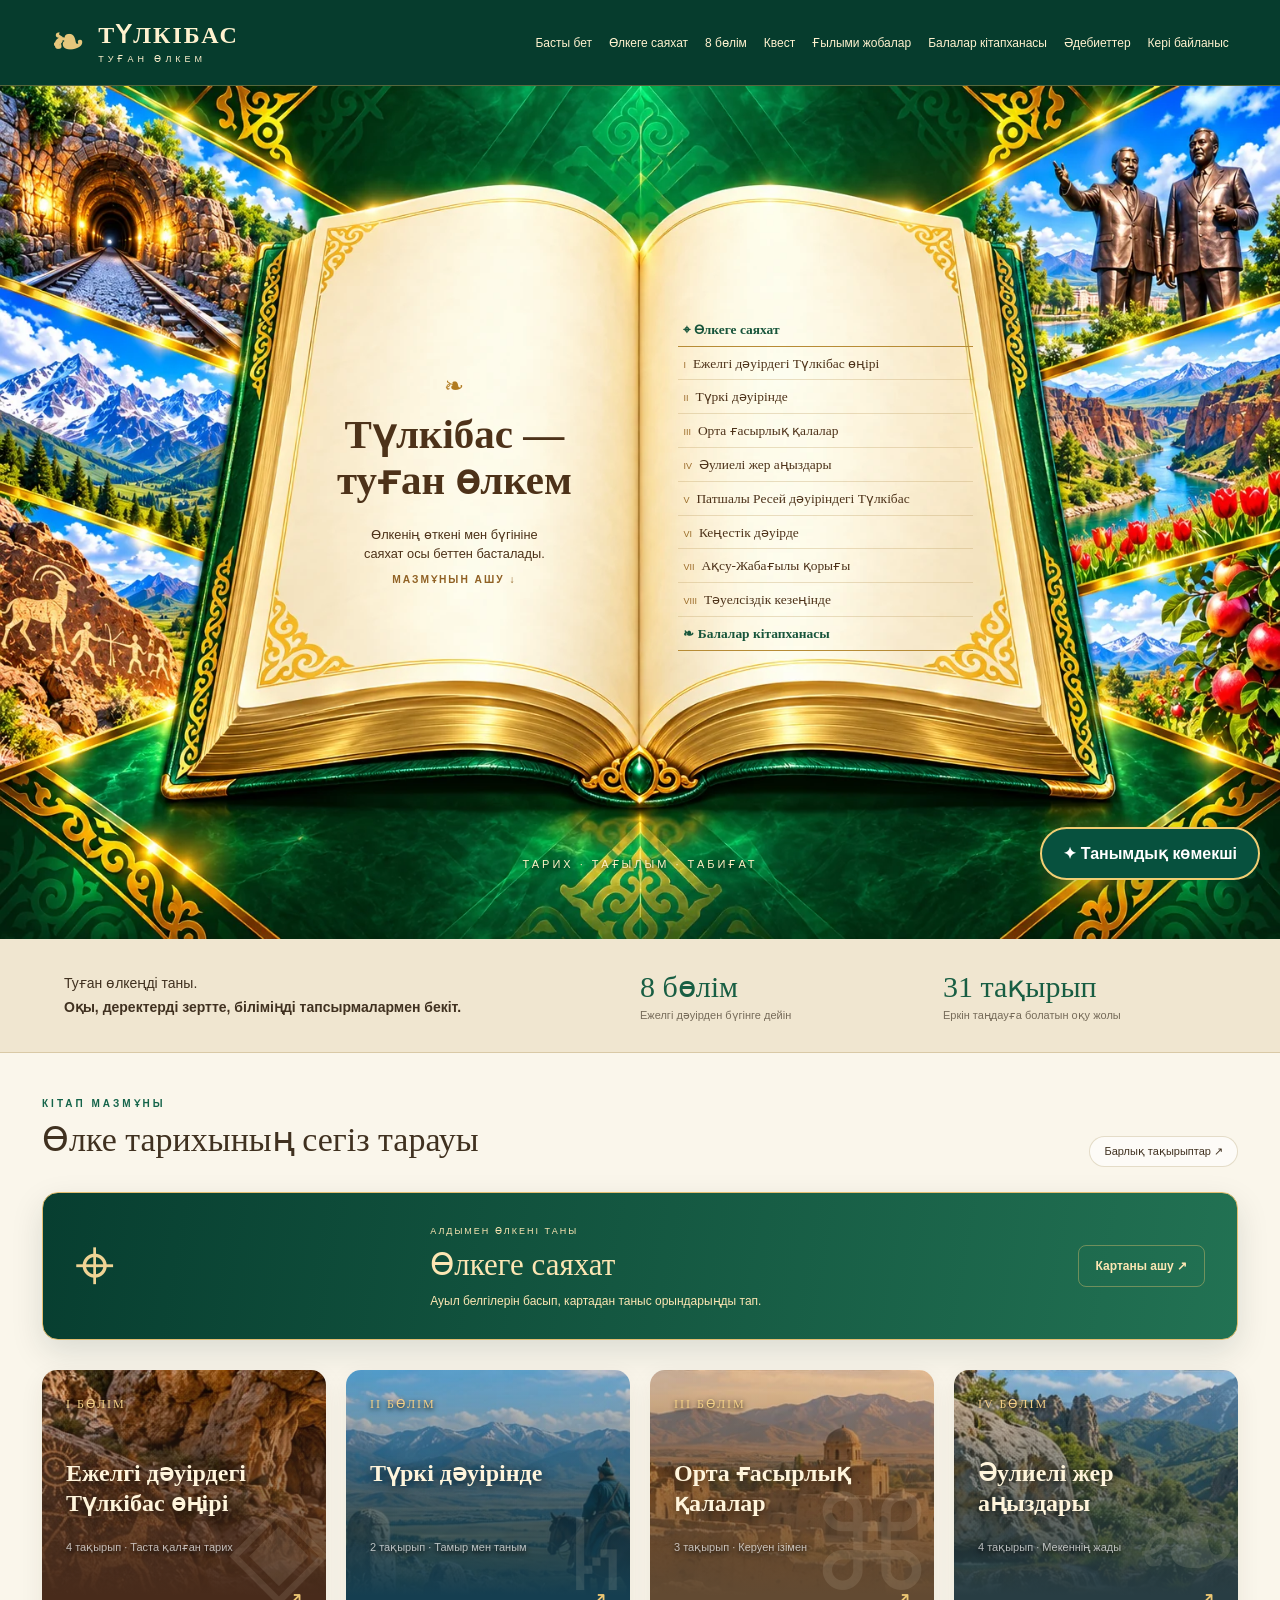
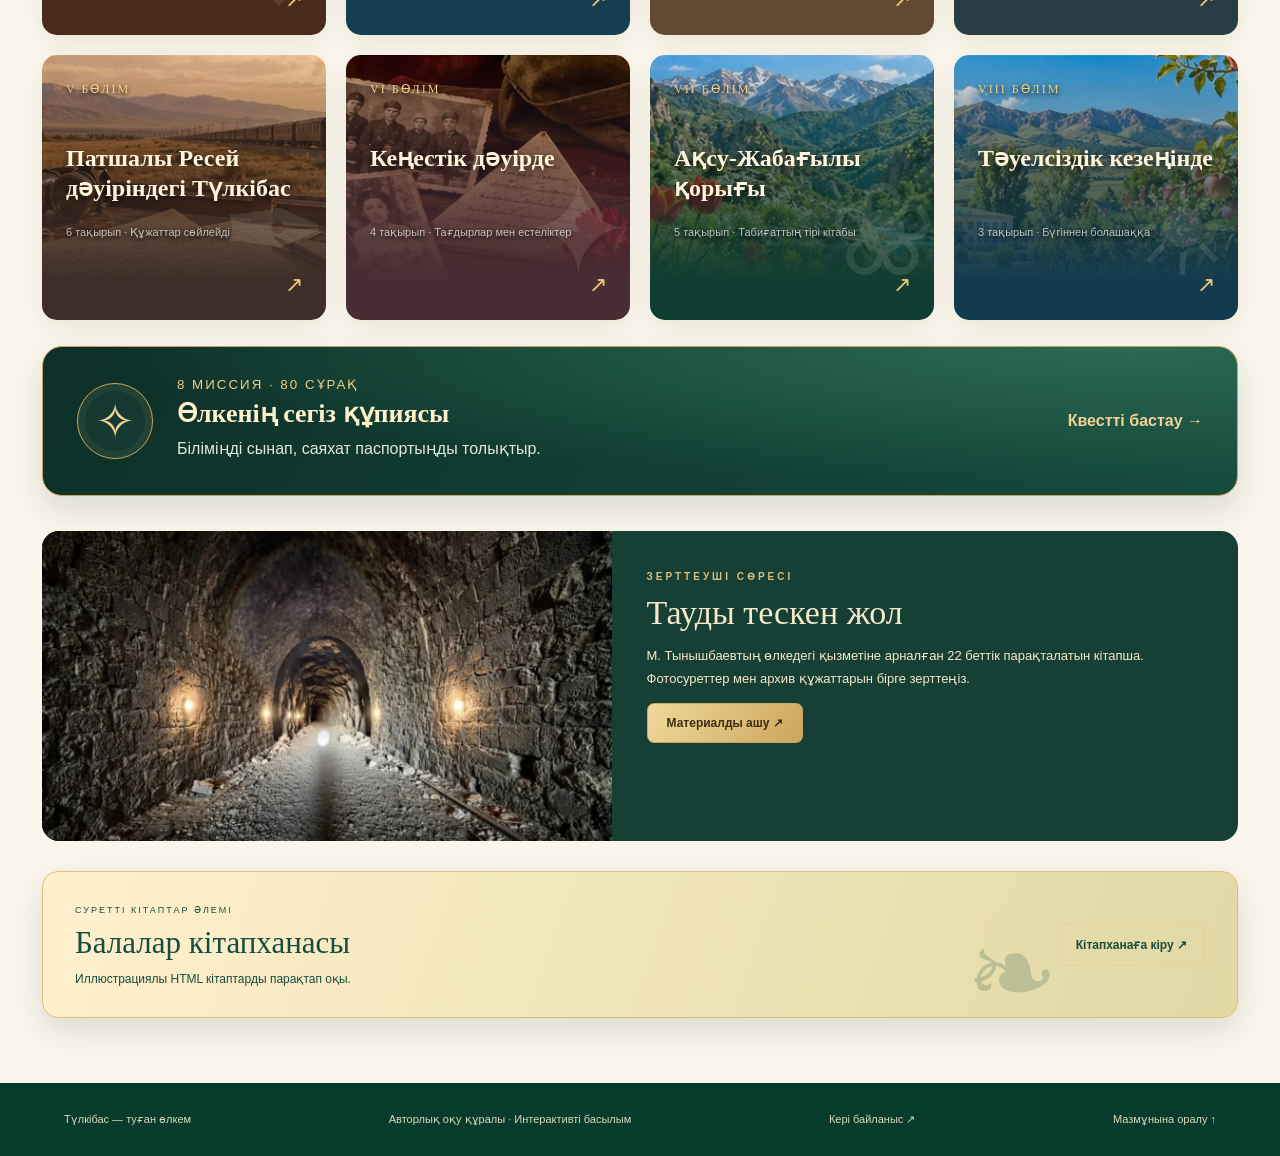
<file: index.html>
<!doctype html><html lang="kk"><head><meta charset="utf-8"><meta name="viewport" content="width=device-width,initial-scale=1"><meta name="robots" content="noindex,nofollow"><meta name="theme-color" content="#07513e"><title>Түлкібас — туған өлкем | Интерактивті оқу құралы</title><link rel="stylesheet" href="book.css?v=feedback2"><link rel="stylesheet" href="vendor/leaflet.css"></head><body><header><a href="#" class="brand"><span class="brandmark">❧</span><span>ТҮЛКІБАС<small>ТУҒАН ӨЛКЕМ</small></span></a><nav aria-label="Негізгі мәзір"><a href="#">Басты бет</a><a href="#tour">Өлкеге саяхат</a><a href="#contents">8 бөлім</a><a href="#quest">Квест</a><a href="#projects">Ғылыми жобалар</a><a href="#kids">Балалар кітапханасы</a><a href="#references">Әдебиеттер</a><a id="feedbackOpen" href="#feedback">Кері байланыс</a></nav></header><main id="app"></main><footer><span>Түлкібас — туған өлкем</span><span>Авторлық оқу құралы · Интерактивті басылым</span><a href="#feedback">Кері байланыс ↗</a><a href="#contents">Мазмұнына оралу ↑</a></footer><dialog id="feedbackDialog"><button class="close" aria-label="Жабу">×</button><p class="kicker">ОҚЫРМАН ПІКІРІ</p><h2>Пікіріңіз маңызды</h2><form id="feedbackForm"><label>Сіз кімсіз?<select name="role"><option>Оқушы</option><option>Тарих мұғалімі</option><option>География мұғалімі</option><option>Қазақ тілі мен әдебиеті мұғалімі</option><option>Басқа</option></select></label><label>Пікіріңіз<textarea name="message" required maxlength="3000" placeholder="Не ұнады? Нені жақсартуға болады?"></textarea></label><p class="muted">Пікір осы браузерде сақталады. Авторға жіберу үшін файл ретінде жүктеп алыңыз.</p><div class="actions"><button class="primary">Сақтау</button><button type="button" id="exportFeedback">Пікірлерді жүктеу ↓</button></div><p id="feedbackStatus" role="status"></p></form></dialog><dialog id="imageDialog"><button class="close" aria-label="Жабу">×</button><img id="zoomImage" alt="Архив құжатының үлкейтілген нұсқасы"></dialog><script src="curriculum.js?v=quest8"></script><script src="course-content.js?v=quest8"></script><script src="vendor/leaflet.js"></script><script src="interactive-embeds.js?v=quest8"></script><script src="archaeology-map.js?v=map1"></script><script src="museum.js?v=4exhibits"></script><script src="features.js?v=museum1"></script><script src="quest-questions.js?v=quest1"></script><script src="quest.js?v=quest1"></script><script src="book.js?v=feedback2"></script><script defer src="knowledge-helper.js?v=1"></script></body></html>
</file>
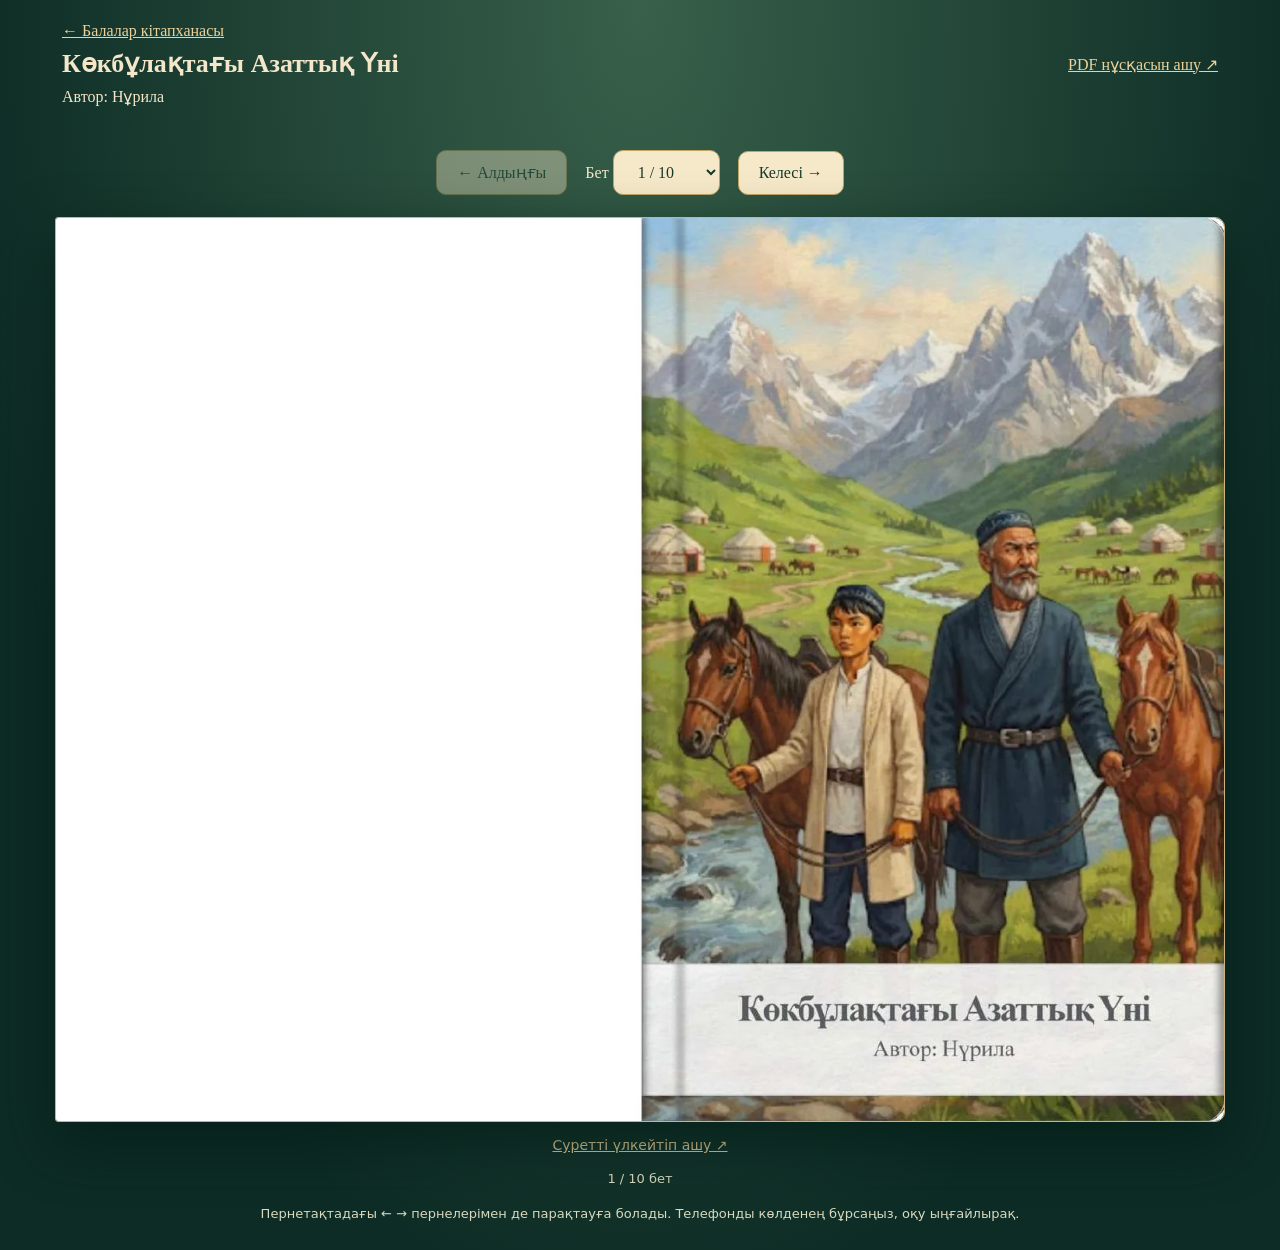
<file: kokbulak.html>
<!doctype html><html lang="kk"><head><meta charset="utf-8"><meta name="viewport" content="width=device-width,initial-scale=1"><title>Көкбұлақтағы Азаттық Үні</title><style>*{box-sizing:border-box}body{margin:0;background:radial-gradient(ellipse at top,#38604a,#0d2c25 75%);color:#f3e6c9;font-family:Georgia,serif;min-height:100vh}header{max-width:1200px;margin:auto;padding:22px;display:flex;align-items:center;justify-content:space-between;gap:20px;flex-wrap:wrap}a{color:#ecd29a}h1{font-size:clamp(18px,2.4vw,26px);margin:8px 0;max-width:800px}.reader{max-width:1200px;margin:0 auto 25px;padding:0 15px}.spread{margin:0;perspective:1600px;position:relative;min-height:220px}.spread img{display:block;width:100%;height:auto;box-shadow:0 20px 55px #001b16b3;border:1px solid #cdb380;border-radius:3px 10px 10px 3px;background:#fff;animation:turn .3s ease-out}.controls{display:flex;align-items:center;justify-content:center;gap:18px;margin:22px 0;flex-wrap:wrap}button,select{font:inherit;padding:12px 20px;border:1px solid #c2a465;border-radius:10px;background:#f5e9c9;color:#183a2c;cursor:pointer}button:disabled{opacity:.4;cursor:default}button:focus-visible,a:focus-visible,select:focus-visible{outline:3px solid #e7be69;outline-offset:4px}.note{text-align:center;font:13px system-ui;line-height:1.7;color:#d9d9bf}.zoom{display:block;text-align:center;font:14px system-ui;margin:15px}@keyframes turn{from{opacity:.6;transform:rotateY(-5deg)}to{opacity:1;transform:rotateY(0)}}@media(prefers-reduced-motion:reduce){.spread img{animation:none}}</style></head><body><header><div><a href="index.html#kids">← Балалар кітапханасы</a><h1>Көкбұлақтағы Азаттық Үні</h1><span>Автор: Нұрила</span></div><a href="assets/kokbulak/original.pdf" target="_blank" rel="noopener">PDF нұсқасын ашу ↗</a></header><main class="reader"><div class="controls"><button id="prev">← Алдыңғы</button><label>Бет <select id="page" aria-label="Бетті таңдау"></select></label><button id="next">Келесі →</button></div><figure class="spread"><img id="spread" alt="" width="1500" height="1159"></figure><a class="zoom" id="zoom" target="_blank" rel="noopener">Суретті үлкейтіп ашу ↗</a><p class="note" role="status" id="status"></p><p class="note">Пернетақтадағы ← → пернелерімен де парақтауға болады. Телефонды көлденең бұрсаңыз, оқу ыңғайлырақ.</p></main><script>const count=10,select=document.querySelector('#page'),img=document.querySelector('#spread');let current=1;try{const n=Number(localStorage.getItem('kokbulak-page'));if(n>=1&&n<=count)current=n}catch{}select.innerHTML=Array.from({length:count},(_,i)=>'<option value="'+(i+1)+'">'+(i+1)+' / '+count+'</option>').join('');function show(n){current=Math.max(1,Math.min(count,n));const src='assets/kokbulak/page-'+String(current).padStart(2,'0')+'.webp';img.src=src;img.alt='Көкбұлақтағы Азаттық Үні кітабы, '+current+'-бет';select.value=current;document.querySelector('#prev').disabled=current===1;document.querySelector('#next').disabled=current===count;document.querySelector('#zoom').href=src;document.querySelector('#status').textContent=current+' / '+count+' бет';try{localStorage.setItem('kokbulak-page',current)}catch{}if(current<count){const pre=new Image();pre.src='assets/kokbulak/page-'+String(current+1).padStart(2,'0')+'.webp'}}document.querySelector('#prev').onclick=()=>show(current-1);document.querySelector('#next').onclick=()=>show(current+1);select.onchange=()=>show(Number(select.value));document.addEventListener('keydown',e=>{if(e.target.tagName==='SELECT')return;if(e.key==='ArrowLeft'){e.preventDefault();show(current-1)}if(e.key==='ArrowRight'){e.preventDefault();show(current+1)}});show(current);</script></body></html>
</file>
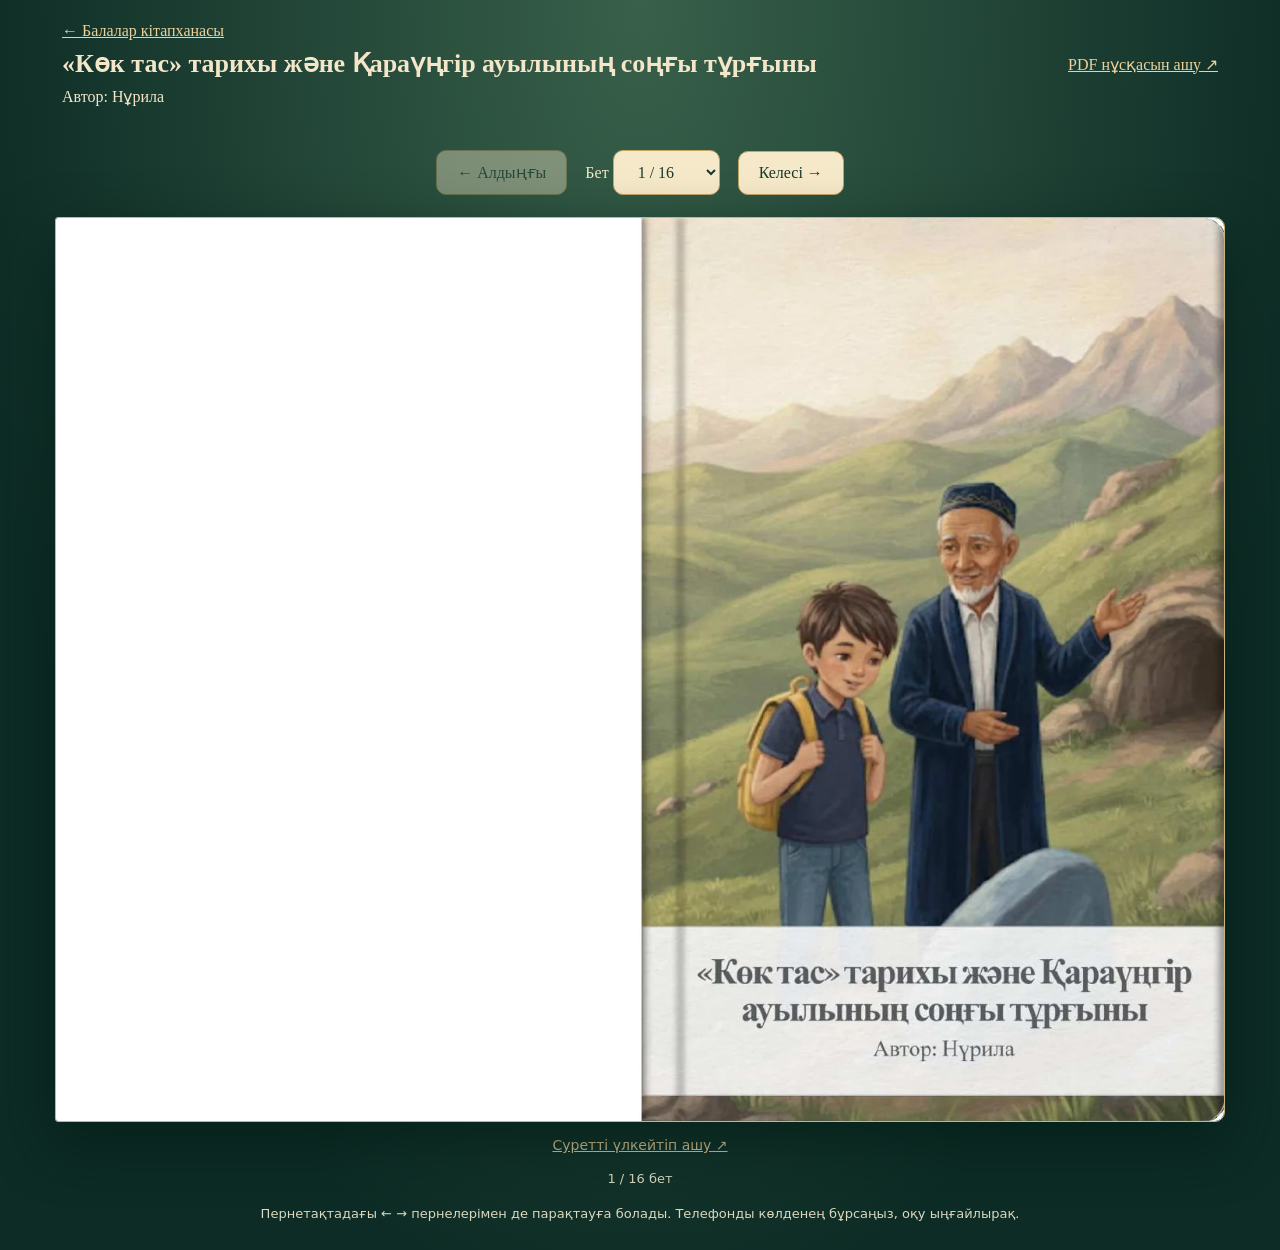
<file: koktas.html>
<!doctype html><html lang="kk"><head><meta charset="utf-8"><meta name="viewport" content="width=device-width,initial-scale=1"><title>«Көк тас» тарихы және Қараүңгір ауылының соңғы тұрғыны</title><style>*{box-sizing:border-box}body{margin:0;background:radial-gradient(ellipse at top,#38604a,#0d2c25 75%);color:#f3e6c9;font-family:Georgia,serif;min-height:100vh}header{max-width:1200px;margin:auto;padding:22px;display:flex;align-items:center;justify-content:space-between;gap:20px;flex-wrap:wrap}a{color:#ecd29a}h1{font-size:clamp(18px,2.4vw,26px);margin:8px 0;max-width:800px}.reader{max-width:1200px;margin:0 auto 25px;padding:0 15px}.spread{margin:0;perspective:1600px;position:relative;min-height:220px}.spread img{display:block;width:100%;height:auto;box-shadow:0 20px 55px #001b16b3;border:1px solid #cdb380;border-radius:3px 10px 10px 3px;background:#fff;animation:turn .3s ease-out}.controls{display:flex;align-items:center;justify-content:center;gap:18px;margin:22px 0;flex-wrap:wrap}button,select{font:inherit;padding:12px 20px;border:1px solid #c2a465;border-radius:10px;background:#f5e9c9;color:#183a2c;cursor:pointer}button:disabled{opacity:.4;cursor:default}button:focus-visible,a:focus-visible,select:focus-visible{outline:3px solid #e7be69;outline-offset:4px}.note{text-align:center;font:13px system-ui;line-height:1.7;color:#d9d9bf}.zoom{display:block;text-align:center;font:14px system-ui;margin:15px}@keyframes turn{from{opacity:.6;transform:rotateY(-5deg)}to{opacity:1;transform:rotateY(0)}}@media(prefers-reduced-motion:reduce){.spread img{animation:none}}</style></head><body><header><div><a href="index.html#kids">← Балалар кітапханасы</a><h1>«Көк тас» тарихы және Қараүңгір ауылының соңғы тұрғыны</h1><span>Автор: Нұрила</span></div><a href="assets/koktas/original.pdf" target="_blank" rel="noopener">PDF нұсқасын ашу ↗</a></header><main class="reader"><div class="controls"><button id="prev">← Алдыңғы</button><label>Бет <select id="page" aria-label="Бетті таңдау"></select></label><button id="next">Келесі →</button></div><figure class="spread"><img id="spread" alt="" width="1500" height="1159"></figure><a class="zoom" id="zoom" target="_blank" rel="noopener">Суретті үлкейтіп ашу ↗</a><p class="note" role="status" id="status"></p><p class="note">Пернетақтадағы ← → пернелерімен де парақтауға болады. Телефонды көлденең бұрсаңыз, оқу ыңғайлырақ.</p></main><script>const count=16,select=document.querySelector('#page'),img=document.querySelector('#spread');let current=1;try{const n=Number(localStorage.getItem('koktas-page'));if(n>=1&&n<=count)current=n}catch{}select.innerHTML=Array.from({length:count},(_,i)=>'<option value="'+(i+1)+'">'+(i+1)+' / '+count+'</option>').join('');function show(n){current=Math.max(1,Math.min(count,n));const src='assets/koktas/page-'+String(current).padStart(2,'0')+'.webp';img.src=src;img.alt='«Көк тас» кітабы, '+current+'-бет';select.value=current;document.querySelector('#prev').disabled=current===1;document.querySelector('#next').disabled=current===count;document.querySelector('#zoom').href=src;document.querySelector('#status').textContent=current+' / '+count+' бет';try{localStorage.setItem('koktas-page',current)}catch{}if(current<count){const pre=new Image();pre.src='assets/koktas/page-'+String(current+1).padStart(2,'0')+'.webp'}}document.querySelector('#prev').onclick=()=>show(current-1);document.querySelector('#next').onclick=()=>show(current+1);select.onchange=()=>show(Number(select.value));document.addEventListener('keydown',e=>{if(e.target.tagName==='SELECT')return;if(e.key==='ArrowLeft'){e.preventDefault();show(current-1)}if(e.key==='ArrowRight'){e.preventDefault();show(current+1)}});show(current);</script></body></html>
</file>
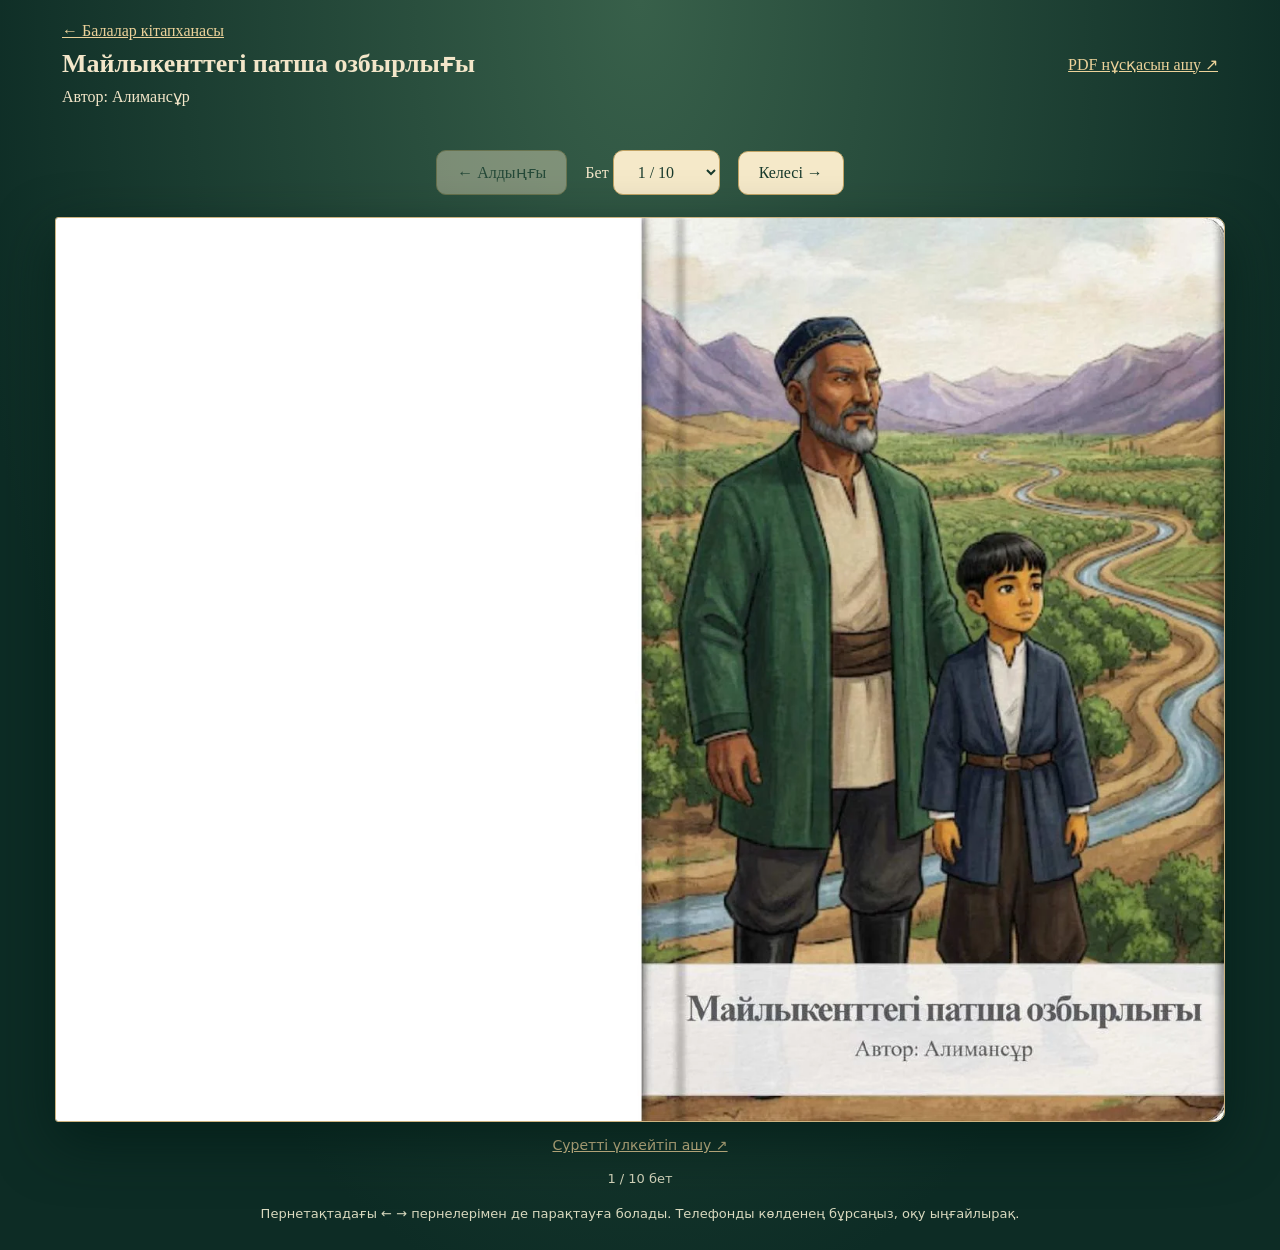
<file: mailykent.html>
<!doctype html><html lang="kk"><head><meta charset="utf-8"><meta name="viewport" content="width=device-width,initial-scale=1"><title>Майлыкенттегі патша озбырлығы</title><style>*{box-sizing:border-box}body{margin:0;background:radial-gradient(ellipse at top,#38604a,#0d2c25 75%);color:#f3e6c9;font-family:Georgia,serif;min-height:100vh}header{max-width:1200px;margin:auto;padding:22px;display:flex;align-items:center;justify-content:space-between;gap:20px;flex-wrap:wrap}a{color:#ecd29a}h1{font-size:clamp(18px,2.4vw,26px);margin:8px 0;max-width:800px}.reader{max-width:1200px;margin:0 auto 25px;padding:0 15px}.spread{margin:0;perspective:1600px;position:relative;min-height:220px}.spread img{display:block;width:100%;height:auto;box-shadow:0 20px 55px #001b16b3;border:1px solid #cdb380;border-radius:3px 10px 10px 3px;background:#fff;animation:turn .3s ease-out}.controls{display:flex;align-items:center;justify-content:center;gap:18px;margin:22px 0;flex-wrap:wrap}button,select{font:inherit;padding:12px 20px;border:1px solid #c2a465;border-radius:10px;background:#f5e9c9;color:#183a2c;cursor:pointer}button:disabled{opacity:.4;cursor:default}button:focus-visible,a:focus-visible,select:focus-visible{outline:3px solid #e7be69;outline-offset:4px}.note{text-align:center;font:13px system-ui;line-height:1.7;color:#d9d9bf}.zoom{display:block;text-align:center;font:14px system-ui;margin:15px}@keyframes turn{from{opacity:.6;transform:rotateY(-5deg)}to{opacity:1;transform:rotateY(0)}}@media(prefers-reduced-motion:reduce){.spread img{animation:none}}</style></head><body><header><div><a href="index.html#kids">← Балалар кітапханасы</a><h1>Майлыкенттегі патша озбырлығы</h1><span>Автор: Алимансұр</span></div><a href="assets/mailykent/original.pdf" target="_blank" rel="noopener">PDF нұсқасын ашу ↗</a></header><main class="reader"><div class="controls"><button id="prev">← Алдыңғы</button><label>Бет <select id="page" aria-label="Бетті таңдау"></select></label><button id="next">Келесі →</button></div><figure class="spread"><img id="spread" alt="" width="1500" height="1159"></figure><a class="zoom" id="zoom" target="_blank" rel="noopener">Суретті үлкейтіп ашу ↗</a><p class="note" role="status" id="status"></p><p class="note">Пернетақтадағы ← → пернелерімен де парақтауға болады. Телефонды көлденең бұрсаңыз, оқу ыңғайлырақ.</p></main><script>const count=10,select=document.querySelector('#page'),img=document.querySelector('#spread');let current=1;try{const n=Number(localStorage.getItem('mailykent-page'));if(n>=1&&n<=count)current=n}catch{}select.innerHTML=Array.from({length:count},(_,i)=>'<option value="'+(i+1)+'">'+(i+1)+' / '+count+'</option>').join('');function show(n){current=Math.max(1,Math.min(count,n));const src='assets/mailykent/page-'+String(current).padStart(2,'0')+'.webp';img.src=src;img.alt='Майлыкенттегі патша озбырлығы кітабы, '+current+'-бет';select.value=current;document.querySelector('#prev').disabled=current===1;document.querySelector('#next').disabled=current===count;document.querySelector('#zoom').href=src;document.querySelector('#status').textContent=current+' / '+count+' бет';try{localStorage.setItem('mailykent-page',current)}catch{}if(current<count){const pre=new Image();pre.src='assets/mailykent/page-'+String(current+1).padStart(2,'0')+'.webp'}}document.querySelector('#prev').onclick=()=>show(current-1);document.querySelector('#next').onclick=()=>show(current+1);select.onchange=()=>show(Number(select.value));document.addEventListener('keydown',e=>{if(e.target.tagName==='SELECT')return;if(e.key==='ArrowLeft'){e.preventDefault();show(current-1)}if(e.key==='ArrowRight'){e.preventDefault();show(current+1)}});show(current);</script></body></html>
</file>
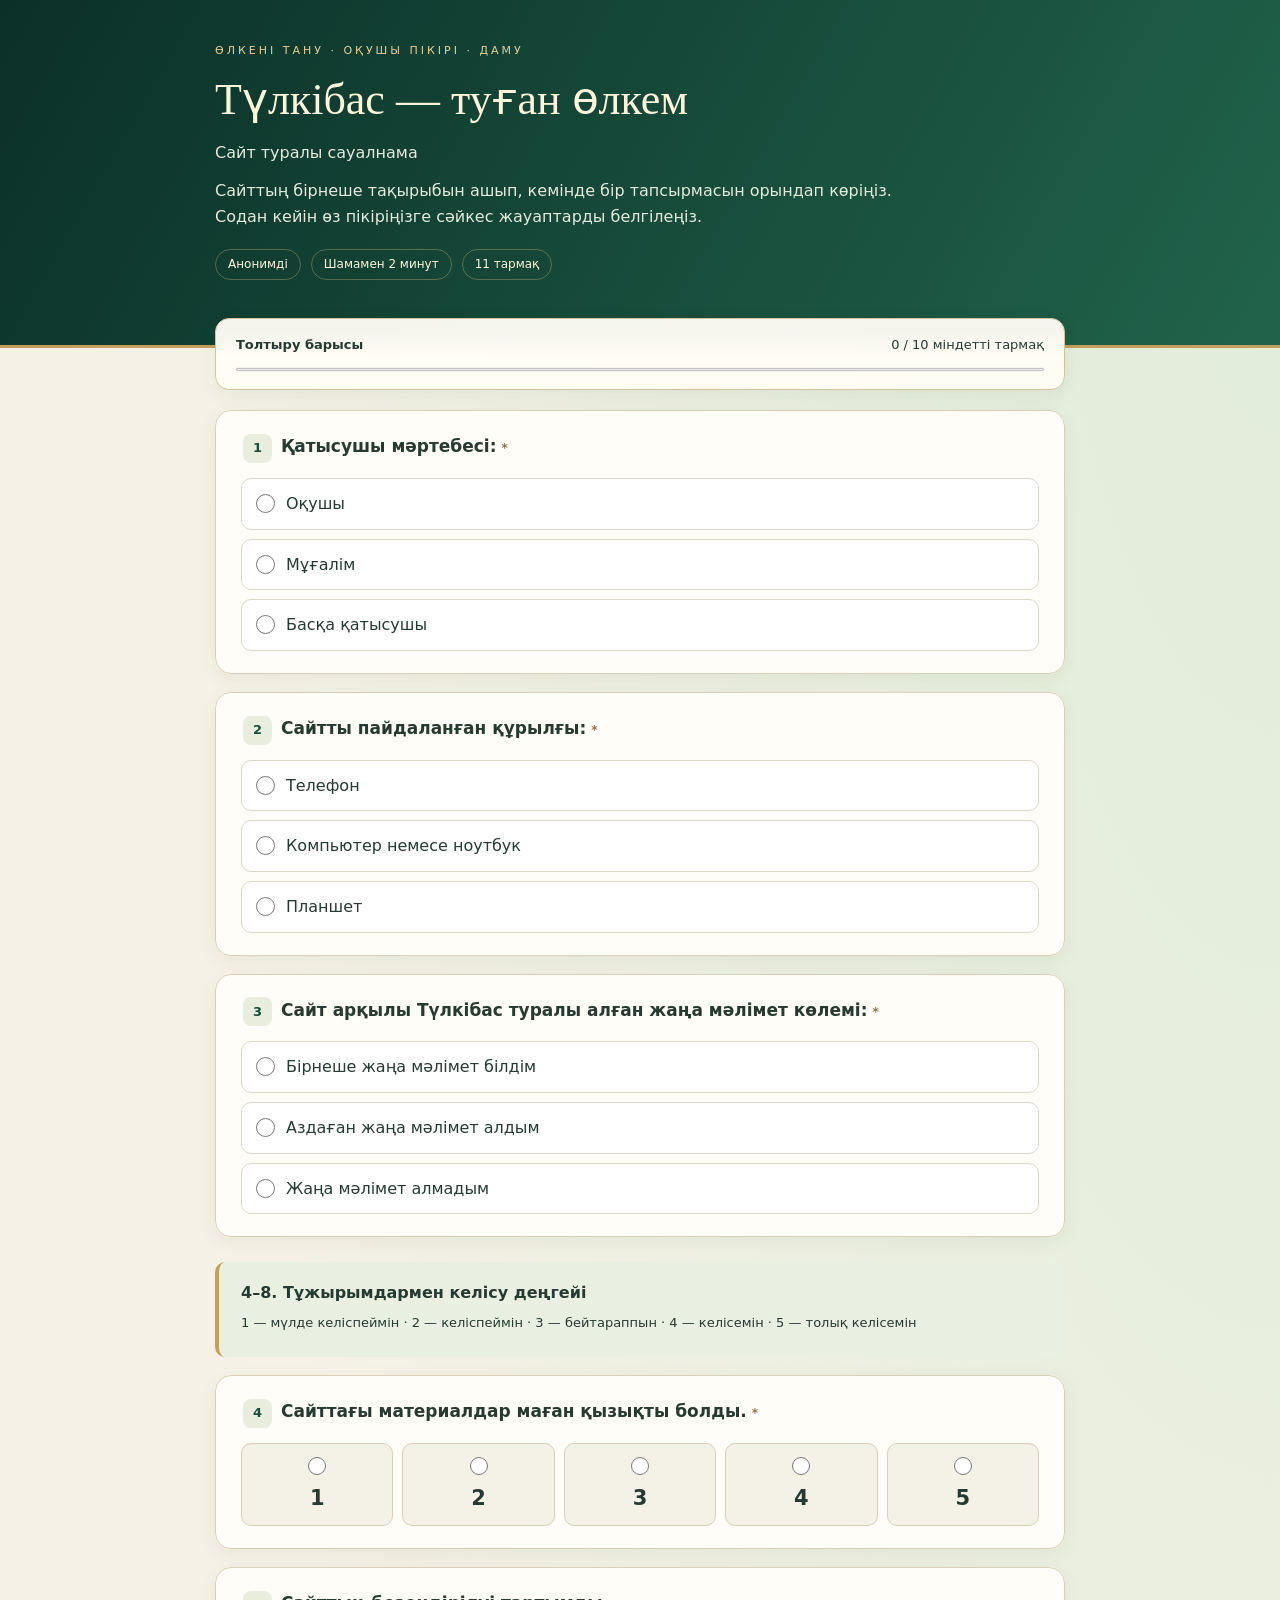
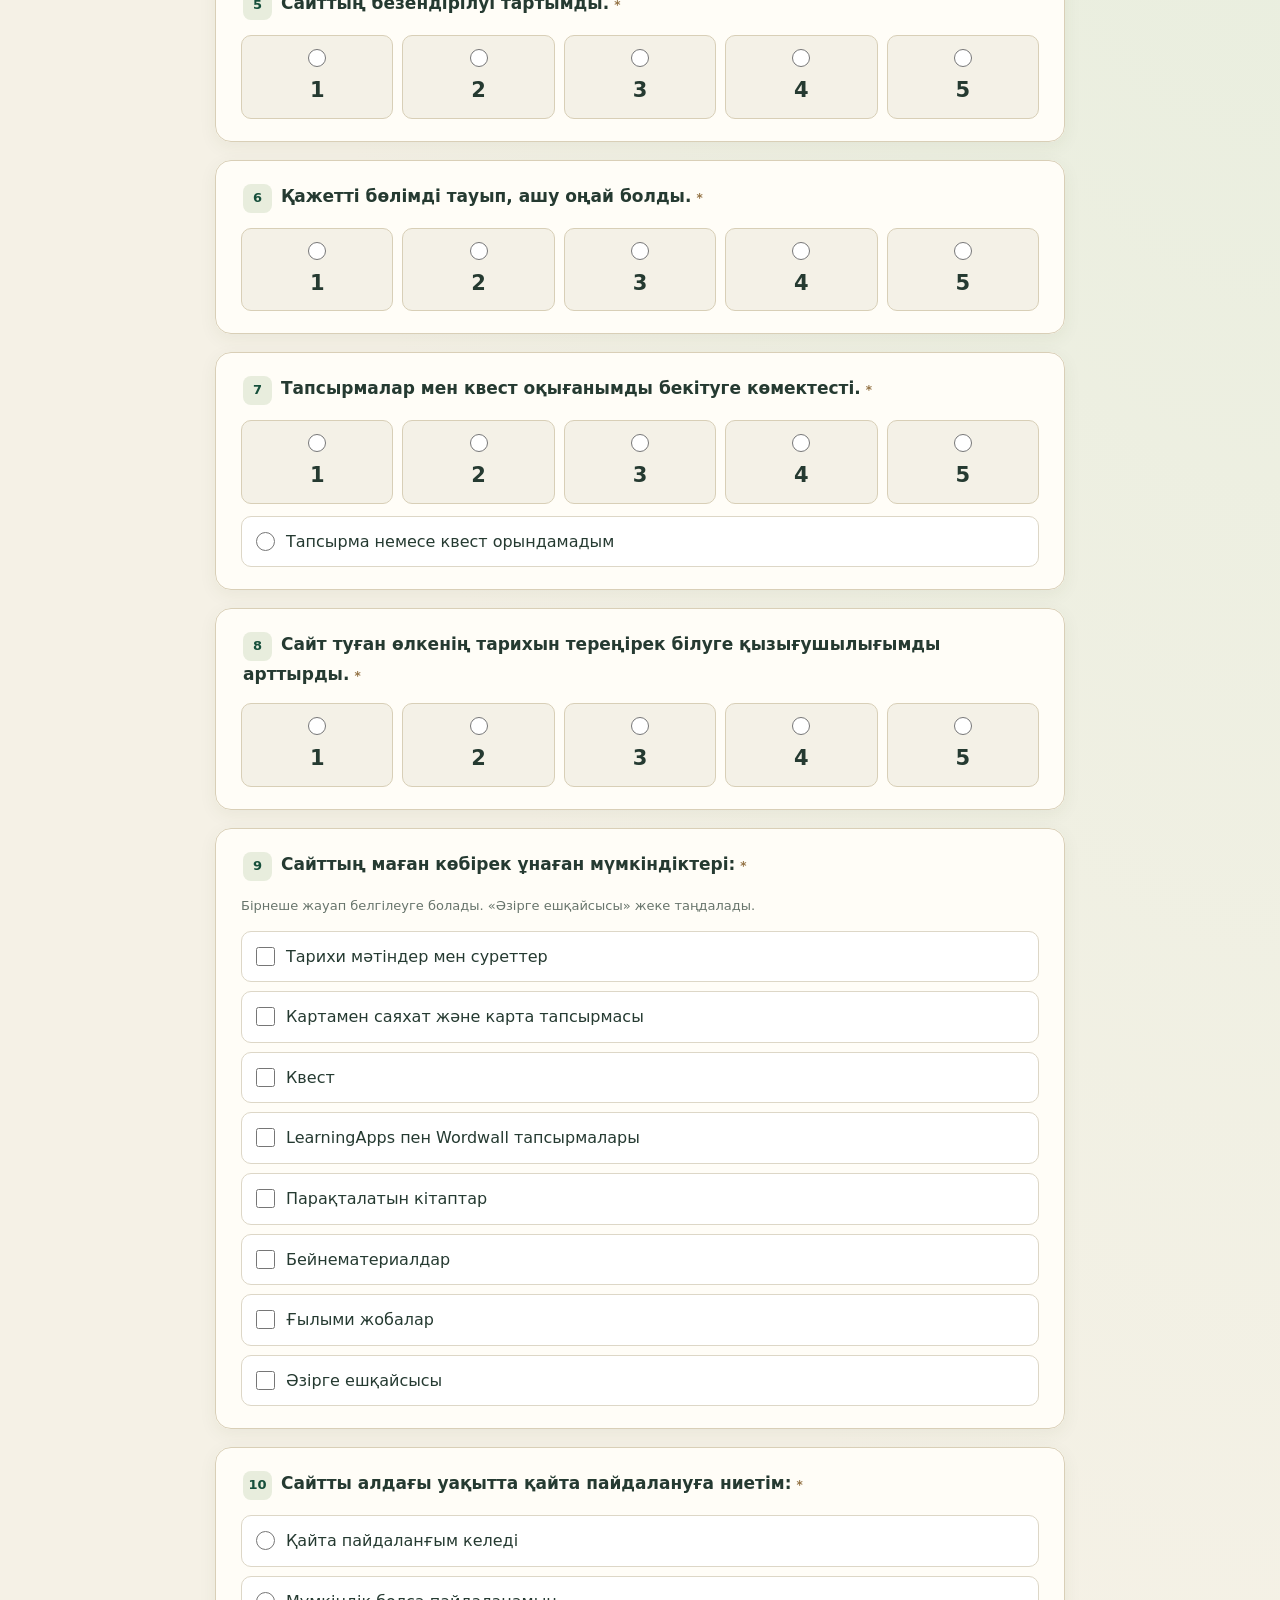
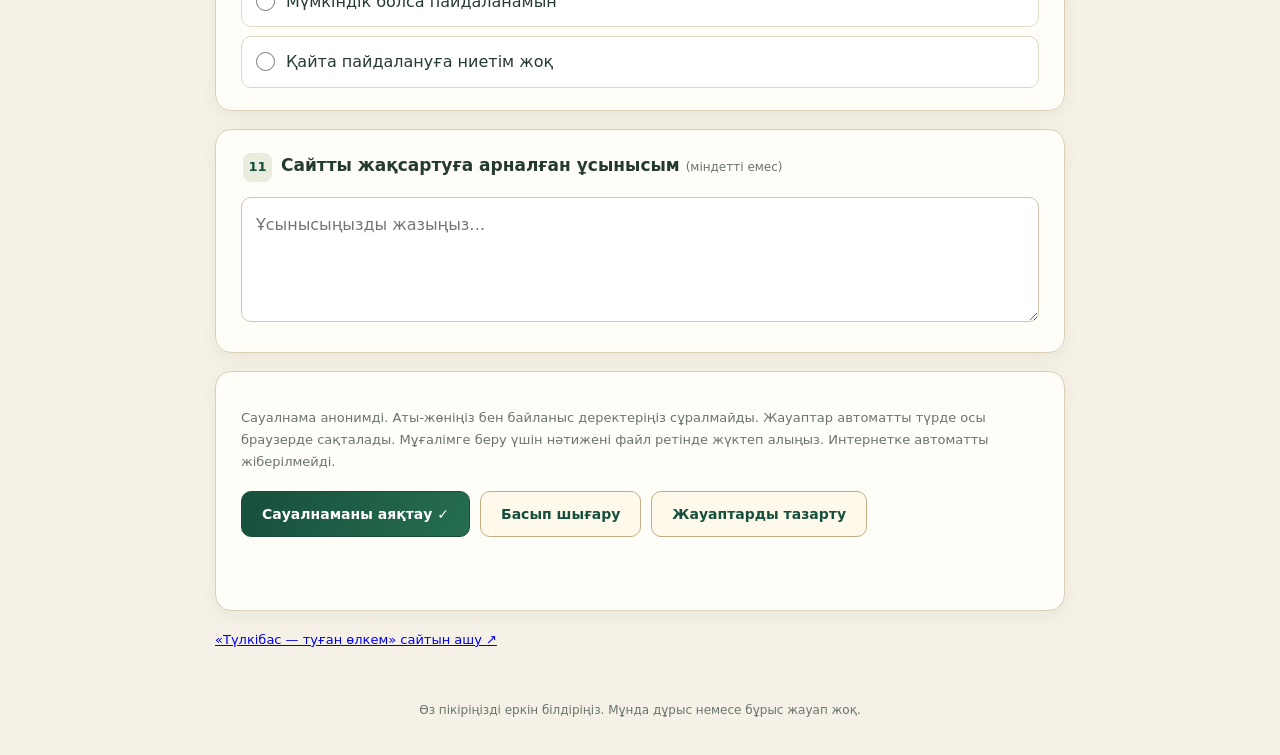
<file: survey.html>
<!doctype html><html lang="kk"><head><meta charset="UTF-8"><meta name="viewport" content="width=device-width,initial-scale=1"><meta name="theme-color" content="#124f3b"><title>Түлкібас — туған өлкем · Сауалнама</title><style>:root{--green:#164f3b;--gold:#c5a05a;--ink:#253a31;--muted:#68756c}*{box-sizing:border-box}body{margin:0;background:radial-gradient(ellipse at top right,#e0ecd9,transparent 60%),#f5f1e6;color:var(--ink);font:16px/1.6 system-ui,-apple-system,Arial,sans-serif}header{background:linear-gradient(120deg,#0b3028,#21634b);color:#fff4d7;padding:42px 22px 65px;border-bottom:3px solid var(--gold)}.head{max-width:850px;margin:auto}.eyebrow{letter-spacing:3px;font-size:11px;color:#e8cf95}h1{font:clamp(30px,5vw,44px)/1.2 Georgia,serif;margin:14px 0}header p{max-width:680px;color:#e4eadc;margin:12px 0}.chips{display:flex;flex-wrap:wrap;gap:10px;margin-top:20px}.chips span{border:1px solid #e0c58b55;border-radius:30px;padding:5px 12px;font-size:12px}main{max-width:890px;margin:-30px auto 50px;padding:0 20px;position:relative}.progressbox{position:sticky;top:0;z-index:2;border:1px solid #d5c29a;background:#fffdf5f5;backdrop-filter:blur(8px);border-radius:14px;padding:16px 20px;box-shadow:0 6px 20px #253d2510;margin-bottom:20px}.progressline{display:flex;justify-content:space-between;gap:15px;font-size:13px}progress{display:block;width:100%;height:7px;margin:10px 0 0;accent-color:var(--green)}fieldset,.card{border:1px solid #d9cfb7;background:#fffdf7;border-radius:16px;padding:22px 25px;margin:18px 0;min-width:0;box-shadow:0 5px 18px #3f4a2410}legend{float:left;width:100%;font-weight:650;font-size:17px;margin-bottom:15px}legend+*{clear:both}.number{display:inline-grid;place-items:center;width:29px;height:29px;border-radius:8px;background:#e8eddd;color:var(--green);font-size:13px;margin-right:9px}.hint{font-size:13px;color:var(--muted);margin:0 0 14px}.options{display:grid;gap:9px;clear:both}.option{display:flex;gap:11px;align-items:flex-start;padding:12px 14px;border:1px solid #ddd7c7;border-radius:10px;background:#fff;cursor:pointer}.option:has(input:checked){background:#edf4e8;border-color:#4b7d59}.option input{width:19px;height:19px;flex-shrink:0;margin:3px 0;accent-color:var(--green)}.scale-key{background:#eaf0e1;border-left:4px solid var(--gold);padding:18px 22px;border-radius:10px;margin-top:25px}.scale-key b{display:block;margin-bottom:7px}.scale-key p{font-size:13px;margin:5px 0}.ratings{display:grid;grid-template-columns:repeat(5,1fr);gap:9px;clear:both}.rating{cursor:pointer;text-align:center;padding:10px 4px;background:#f4f1e7;border:1px solid #d8cfb7;border-radius:10px}.rating input{display:block;margin:3px auto 7px;width:18px;height:18px;accent-color:var(--green)}.rating strong{font-size:21px}.rating:has(input:checked){background:var(--green);color:#fff6d9;border-color:var(--green)}.na{margin-top:12px}.required{font-size:12px;color:#947345;margin-left:5px}.optional{font-size:12px;color:var(--muted);font-weight:400}textarea{width:100%;min-height:125px;padding:14px;border:1px solid #cfc5ac;border-radius:10px;background:#fff;color:var(--ink);font:inherit;resize:vertical}button,.button{display:inline-block;min-height:46px;padding:12px 20px;font:600 14px system-ui;border-radius:10px;border:1px solid #c2af83;cursor:pointer;background:#fff9eb;color:var(--green);text-decoration:none}.primary{background:linear-gradient(120deg,#174f3c,#266e50);color:white;border-color:#174f3c}.actions{display:flex;flex-wrap:wrap;gap:10px;margin-top:18px}.notice{font-size:13px;color:var(--muted);line-height:1.7}.status{min-height:25px;color:#285d3b;font-size:13px}#result{border:2px solid #bd9d55;background:linear-gradient(140deg,#fff9e4,#edf4e5)}#result h2{font:30px Georgia,serif;margin:5px 0}.resultline{padding:8px 0;border-bottom:1px solid #d7d1bb;font-size:14px}.error{color:#a63c25}button:focus-visible,a:focus-visible,input:focus-visible,textarea:focus-visible{outline:3px solid #c69c48;outline-offset:4px}footer{text-align:center;font-size:12px;color:var(--muted);padding:0 20px 35px}[hidden]{display:none!important}@media(max-width:600px){header{padding:30px 18px 55px}main{padding:0 12px}fieldset,.card{padding:19px 16px}legend{font-size:16px}.rating{padding:9px 2px}.ratings{gap:6px}.progressbox{padding:13px 15px}.actions button{flex:1 1 180px}.option{padding:12px}.scale-key{padding:16px}.eyebrow{letter-spacing:2px}}@media print{body{background:#fff;font-size:11pt}header{background:#fff;color:#111;padding:10px 0;border-bottom:1px solid #999}header p,.eyebrow{color:#333}main{max-width:none;margin:0;padding:0}.chips,.progressbox,.actions,.notice,#saveStatus,footer,#result{display:none!important}fieldset,.card{box-shadow:none;break-inside:avoid;border:1px solid #bbb;padding:12px;margin:12px 0}.option{padding:4px;border:0}.ratings{gap:4px}.rating{padding:4px}h1{font-size:23pt}.scale-key{background:#fff}textarea{min-height:70px}#downloadMessage{display:none}}</style></head><body><header><div class="head"><div class="eyebrow">ӨЛКЕНІ ТАНУ · ОҚУШЫ ПІКІРІ · ДАМУ</div><h1>Түлкібас — туған өлкем</h1><p>Сайт туралы сауалнама</p><p>Сайттың бірнеше тақырыбын ашып, кемінде бір тапсырмасын орындап көріңіз. Содан кейін өз пікіріңізге сәйкес жауаптарды белгілеңіз.</p><div class="chips"><span>Анонимді</span><span>Шамамен 2 минут</span><span>11 тармақ</span></div></div></header><main><div class="progressbox"><div class="progressline"><b>Толтыру барысы</b><span id="progressText">0 / 10 міндетті тармақ</span></div><progress id="progress" value="0" max="10" aria-label="Толтыру барысы"></progress></div><form id="survey" novalidate><div id="questions"></div><fieldset><legend><span class="number">11</span>Сайтты жақсартуға арналған ұсынысым <span class="optional">(міндетті емес)</span></legend><textarea name="q11" id="suggestion" maxlength="3000" aria-label="Сайтты жақсартуға арналған ұсынысым" placeholder="Ұсынысыңызды жазыңыз…"></textarea></fieldset><section class="card"><p class="notice">Сауалнама анонимді. Аты-жөніңіз бен байланыс деректеріңіз сұралмайды. Жауаптар автоматты түрде осы браузерде сақталады. Мұғалімге беру үшін нәтижені файл ретінде жүктеп алыңыз. Интернетке автоматты жіберілмейді.</p><div class="actions"><button type="submit" class="primary">Сауалнаманы аяқтау ✓</button><button type="button" id="print">Басып шығару</button><button type="button" id="reset">Жауаптарды тазарту</button></div><p id="saveStatus" class="status" role="status" aria-live="polite"></p></section></form><section class="card" id="result" hidden tabindex="-1"><span class="eyebrow" style="color:#68764f">ПІКІРІҢІЗ МАҢЫЗДЫ</span><h2>Жауабыңызға рақмет!</h2><p>Нәтижені жүктеп алып, сауалнама ұйымдастырушысына беріңіз.</p><div id="summary"></div><div class="actions"><button class="primary" id="csv">Нәтижені жүктеу · Excel CSV</button><button id="json">Нәтижені жүктеу · JSON</button><button id="edit">Жауаптарды өзгерту</button></div><p id="downloadMessage" class="status" role="status"></p></section><p class="notice"><a href="https://tulkibas-quest.jazirakur.chatgpt.site/" target="_blank" rel="noopener">«Түлкібас — туған өлкем» сайтын ашу ↗</a></p></main><footer>Өз пікіріңізді еркін білдіріңіз. Мұнда дұрыс немесе бұрыс жауап жоқ.</footer><script>
'use strict';
const key='tulkibas-survey-draft-v1';
const questions=[
{id:1,title:'Қатысушы мәртебесі:',options:['Оқушы','Мұғалім','Басқа қатысушы']},
{id:2,title:'Сайтты пайдаланған құрылғы:',options:['Телефон','Компьютер немесе ноутбук','Планшет']},
{id:3,title:'Сайт арқылы Түлкібас туралы алған жаңа мәлімет көлемі:',options:['Бірнеше жаңа мәлімет білдім','Аздаған жаңа мәлімет алдым','Жаңа мәлімет алмадым']},
{id:4,title:'Сайттағы материалдар маған қызықты болды.',scale:true},
{id:5,title:'Сайттың безендірілуі тартымды.',scale:true},
{id:6,title:'Қажетті бөлімді тауып, ашу оңай болды.',scale:true},
{id:7,title:'Тапсырмалар мен квест оқығанымды бекітуге көмектесті.',scale:true,na:'Тапсырма немесе квест орындамадым'},
{id:8,title:'Сайт туған өлкенің тарихын тереңірек білуге қызығушылығымды арттырды.',scale:true},
{id:9,title:'Сайттың маған көбірек ұнаған мүмкіндіктері:',multi:true,options:['Тарихи мәтіндер мен суреттер','Картамен саяхат және карта тапсырмасы','Квест','LearningApps пен Wordwall тапсырмалары','Парақталатын кітаптар','Бейнематериалдар','Ғылыми жобалар','Әзірге ешқайсысы']},
{id:10,title:'Сайтты алдағы уақытта қайта пайдалануға ниетім:',options:['Қайта пайдаланғым келеді','Мүмкіндік болса пайдаланамын','Қайта пайдалануға ниетім жоқ']}
];
const labels={1:'Мүлде келіспеймін',2:'Келіспеймін',3:'Бейтараппын',4:'Келісемін',5:'Толық келісемін'};
const $=s=>document.querySelector(s),form=$('#survey');
$('#questions').innerHTML=questions.map(q=>(q.id===4?'<section class="scale-key"><b>4–8. Тұжырымдармен келісу деңгейі</b><p>1 — мүлде келіспеймін · 2 — келіспеймін · 3 — бейтараппын · 4 — келісемін · 5 — толық келісемін</p></section>':'')+'<fieldset id="field'+q.id+'"><legend><span class="number">'+q.id+'</span>'+q.title+'<span class="required">*</span></legend>'+(q.multi?'<p class="hint">Бірнеше жауап белгілеуге болады. «Әзірге ешқайсысы» жеке таңдалады.</p>':'')+(q.scale?'<div class="ratings">'+[1,2,3,4,5].map(n=>'<label class="rating" title="'+labels[n]+'"><input type="radio" name="q'+q.id+'" value="'+n+'" aria-label="'+n+' — '+labels[n]+'"><strong>'+n+'</strong></label>').join('')+'</div>'+(q.na?'<label class="option na"><input type="radio" name="q'+q.id+'" value="NA"><span>'+q.na+'</span></label>':''):'<div class="options">'+q.options.map((o,i)=>'<label class="option"><input type="'+(q.multi?'checkbox':'radio')+'" name="q'+q.id+'" value="'+i+'"><span>'+o+'</span></label>').join('')+'</div>')+'</fieldset>').join('');
function getAnswers(){const a={};questions.forEach(q=>{const picked=[...form.querySelectorAll('input[name="q'+q.id+'"]:checked')].map(e=>e.value);a['q'+q.id]=q.multi?picked:(picked[0]??'')});a.q11=$('#suggestion').value;return a}
function answered(a,q){return Array.isArray(a['q'+q.id])?a['q'+q.id].length>0:a['q'+q.id]!==''}
function update(){const a=getAnswers(),n=questions.filter(q=>answered(a,q)).length;$('#progress').value=n;$('#progressText').textContent=n+' / 10 міндетті тармақ';return a}
function persist(){const a=update();try{localStorage.setItem(key,JSON.stringify(a));$('#saveStatus').className='status';$('#saveStatus').textContent='Жауаптар осы браузерде сақталды.'}catch{$('#saveStatus').textContent='Автоматты сақтау қолжетімсіз. Аяқтаған соң нәтижені жүктеп алыңыз.'}$('#result').hidden=true}
try{const a=JSON.parse(localStorage.getItem(key)||'{}');form.querySelectorAll('input').forEach(e=>{const v=a[e.name];e.checked=Array.isArray(v)?v.includes(e.value):v===e.value});$('#suggestion').value=typeof a.q11==='string'?a.q11.slice(0,3000):''}catch{}
form.addEventListener('change',e=>{if(e.target.name==='q9'){const none=form.querySelector('input[name=q9][value="7"]');if(e.target===none&&none.checked)form.querySelectorAll('input[name=q9]').forEach(x=>{if(x!==none)x.checked=false});else if(e.target.checked)none.checked=false}persist()});$('#suggestion').addEventListener('input',persist);update();
let finalRecord=null;
function responseText(q,a){const v=a['q'+q.id];if(q.scale)return v==='NA'?q.na:v+' — '+labels[v];if(q.multi)return v.map(i=>q.options[Number(i)]).join(' | ');return q.options[Number(v)]}
function record(a){return{survey:'Түлкібас — туған өлкем · Сауалнама',completedAt:new Date().toISOString(),answers:questions.map(q=>({number:q.id,statement:q.title,value:a['q'+q.id],answer:responseText(q,a)})).concat([{number:11,statement:'Сайтты жақсартуға арналған ұсынысым',value:a.q11,answer:a.q11}])}}
form.addEventListener('submit',e=>{e.preventDefault();const a=update(),missing=questions.find(q=>!answered(a,q));if(missing){$('#saveStatus').className='status error';$('#saveStatus').textContent=missing.id+'-тармаққа жауап белгілеңіз.';const el=$('#field'+missing.id);el.scrollIntoView({behavior:'smooth',block:'center'});el.querySelector('input').focus({preventScroll:true});return}finalRecord=record(a);$('#summary').replaceChildren();finalRecord.answers.forEach(x=>{const p=document.createElement('div');p.className='resultline';const b=document.createElement('b');b.textContent=x.number+'. '+x.statement;p.append(b,document.createElement('br'),document.createTextNode(x.answer||'Ұсыныс жазылмады'));$('#summary').append(p)});$('#result').hidden=false;$('#saveStatus').textContent='Сауалнама толтырылды. Нәтижені төменнен жүктеп алыңыз.';$('#result').scrollIntoView({behavior:'smooth',block:'start'});$('#result').focus({preventScroll:true})});
function safeCell(s){s=String(s??'');if(/^[\s]*[=+\-@]/.test(s))s="'"+s;return '"'+s.replace(/"/g,'""')+'"'}
function download(kind){if(!finalRecord)return;let content,type;if(kind==='csv'){const rows=[['Толтырылған уақыт','Тармақ','Тұжырым','Жауап'],...finalRecord.answers.map(a=>[finalRecord.completedAt,a.number,a.statement,a.answer])];content='\uFEFF'+rows.map(row=>row.map(safeCell).join(';')).join('\r\n');type='text/csv;charset=utf-8'}else{content=JSON.stringify(finalRecord,null,2);type='application/json;charset=utf-8'}const url=URL.createObjectURL(new Blob([content],{type})),a=document.createElement('a');a.href=url;a.download='tulkibas-saualnama-'+finalRecord.completedAt.replace(/[:.]/g,'-')+'.'+kind;document.body.append(a);a.click();a.remove();setTimeout(()=>URL.revokeObjectURL(url),1500);$('#downloadMessage').textContent='Файлды мұғалімге немесе сауалнама ұйымдастырушысына беріңіз.'}
$('#csv').onclick=()=>download('csv');$('#json').onclick=()=>download('json');$('#print').onclick=()=>window.print();$('#edit').onclick=()=>{$('#result').hidden=true;form.querySelector('input').focus();form.scrollIntoView({behavior:'smooth'})};$('#reset').onclick=()=>{if(!confirm('Осы браузердегі жауаптарды тазарту керек пе?'))return;form.reset();try{localStorage.removeItem(key)}catch{}finalRecord=null;$('#result').hidden=true;$('#saveStatus').className='status';$('#saveStatus').textContent='Жауаптар тазартылды.';update();window.scrollTo({top:0,behavior:'smooth'})};
</script></body></html>
</file>
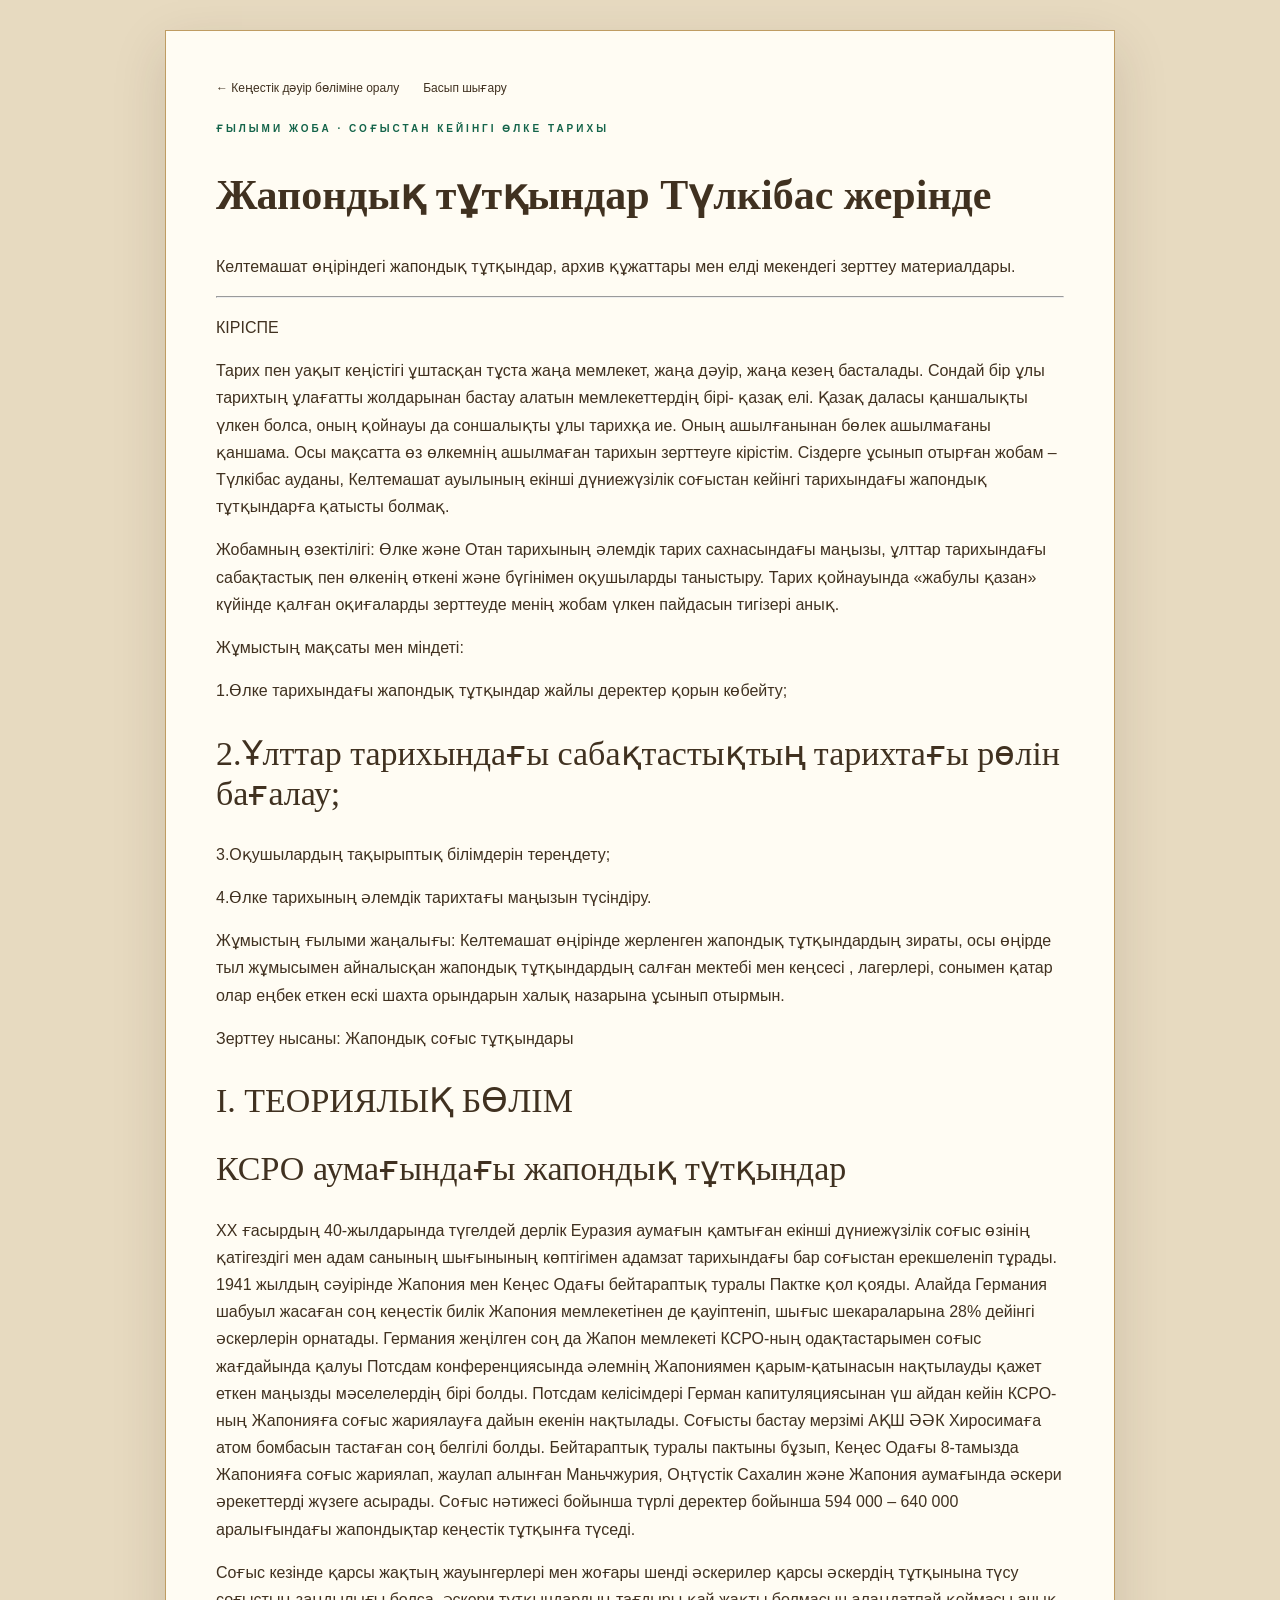
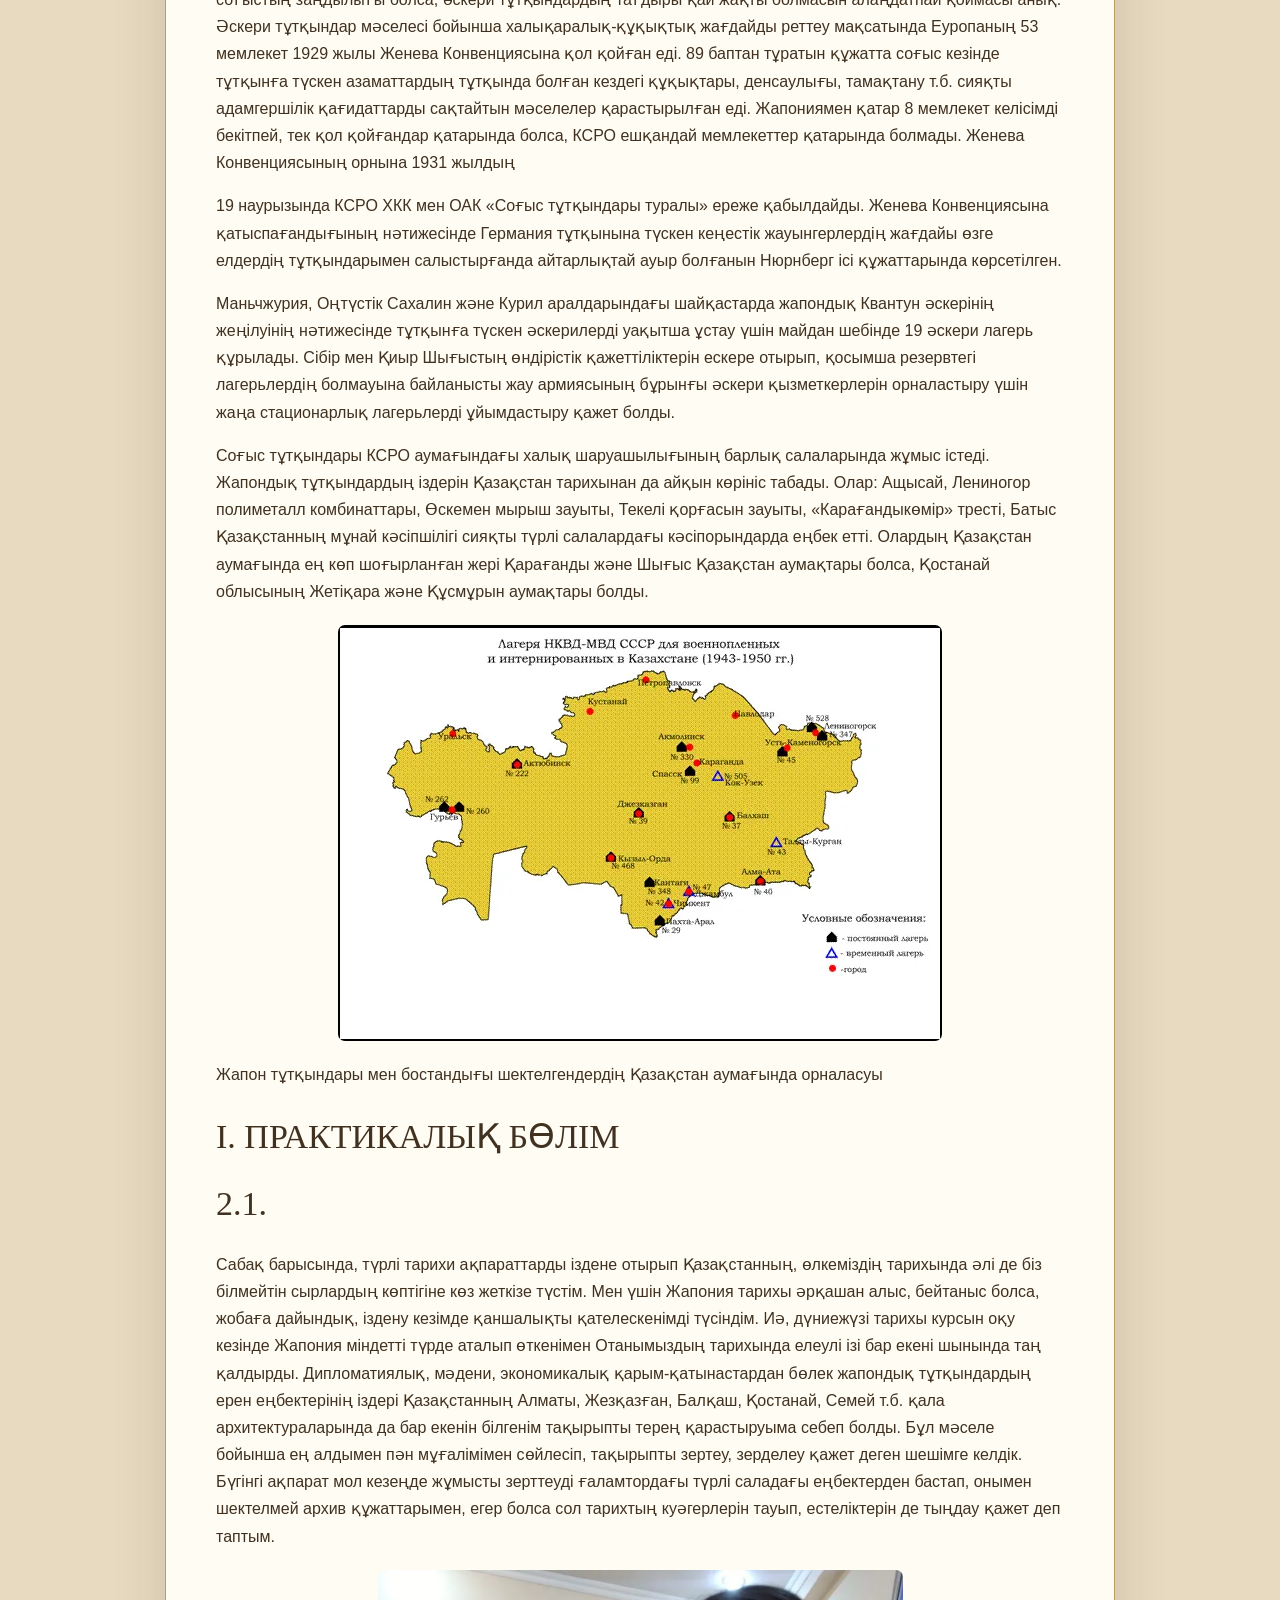
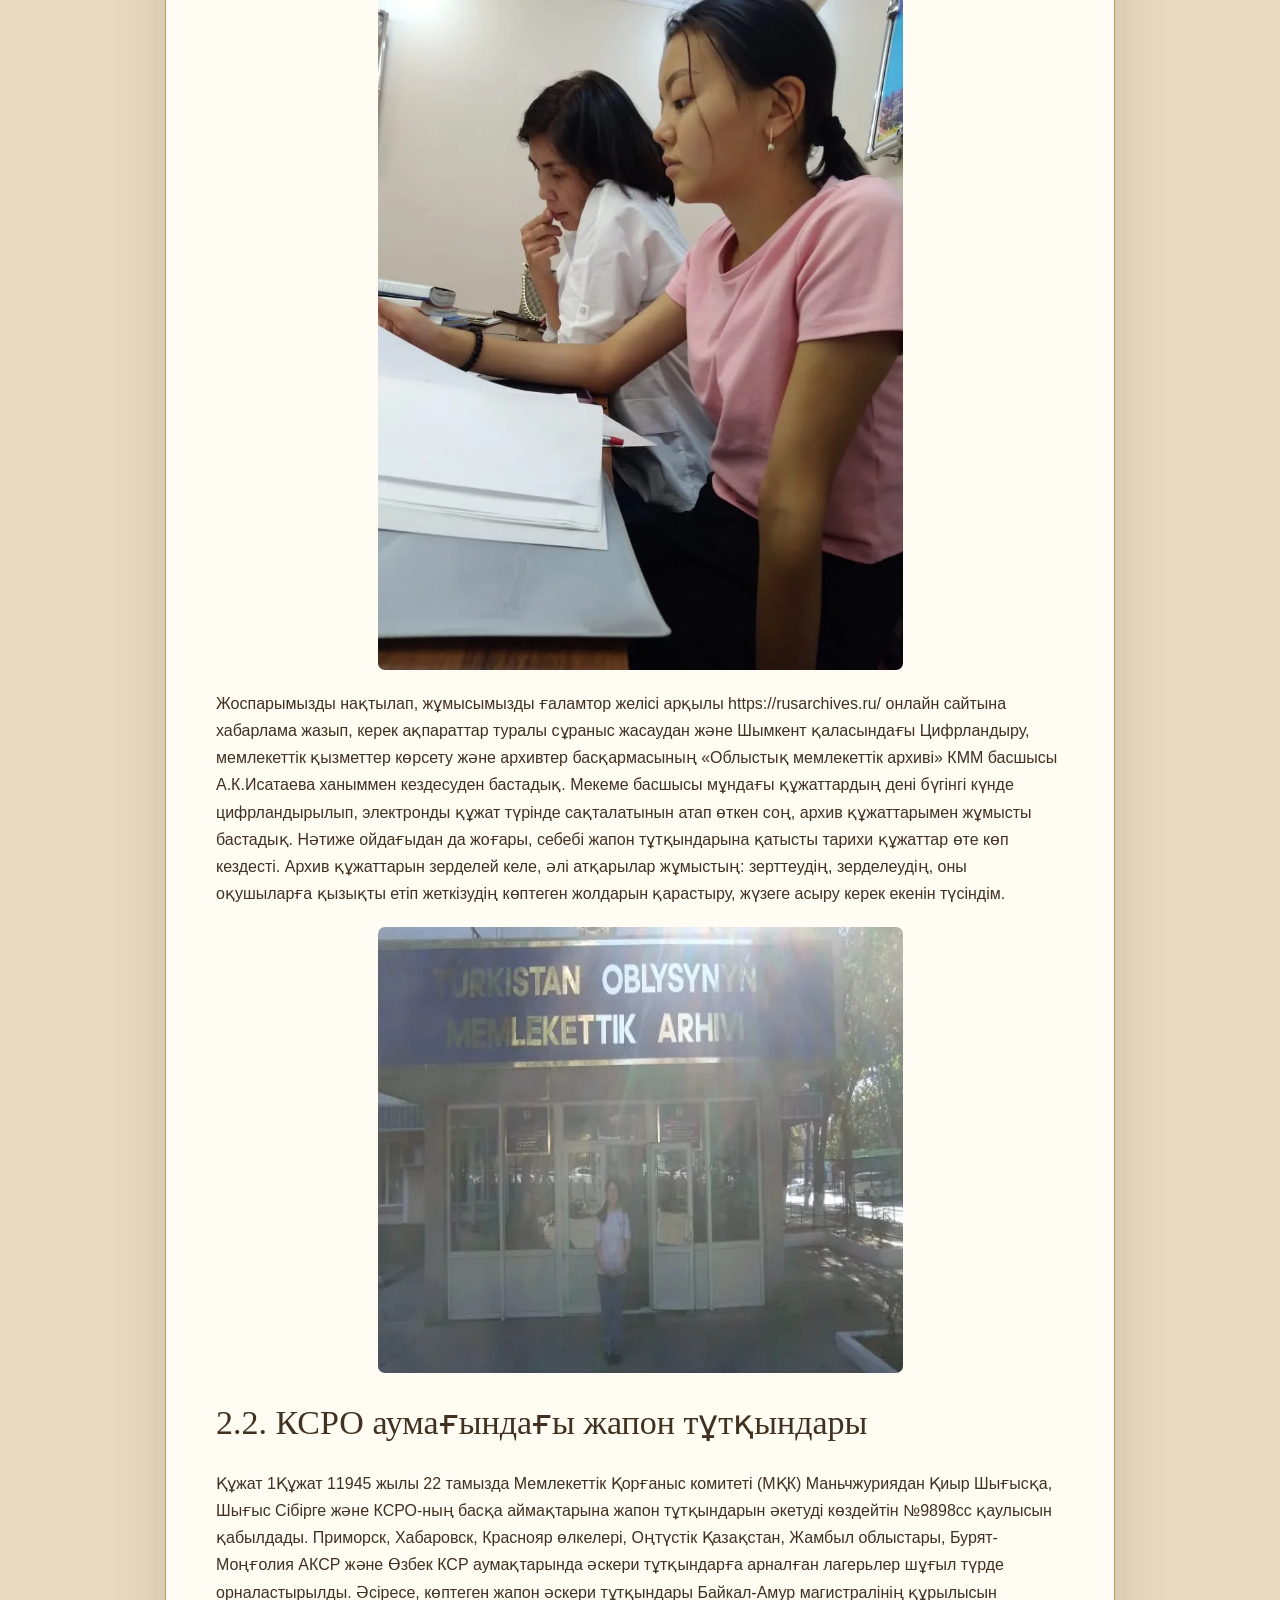
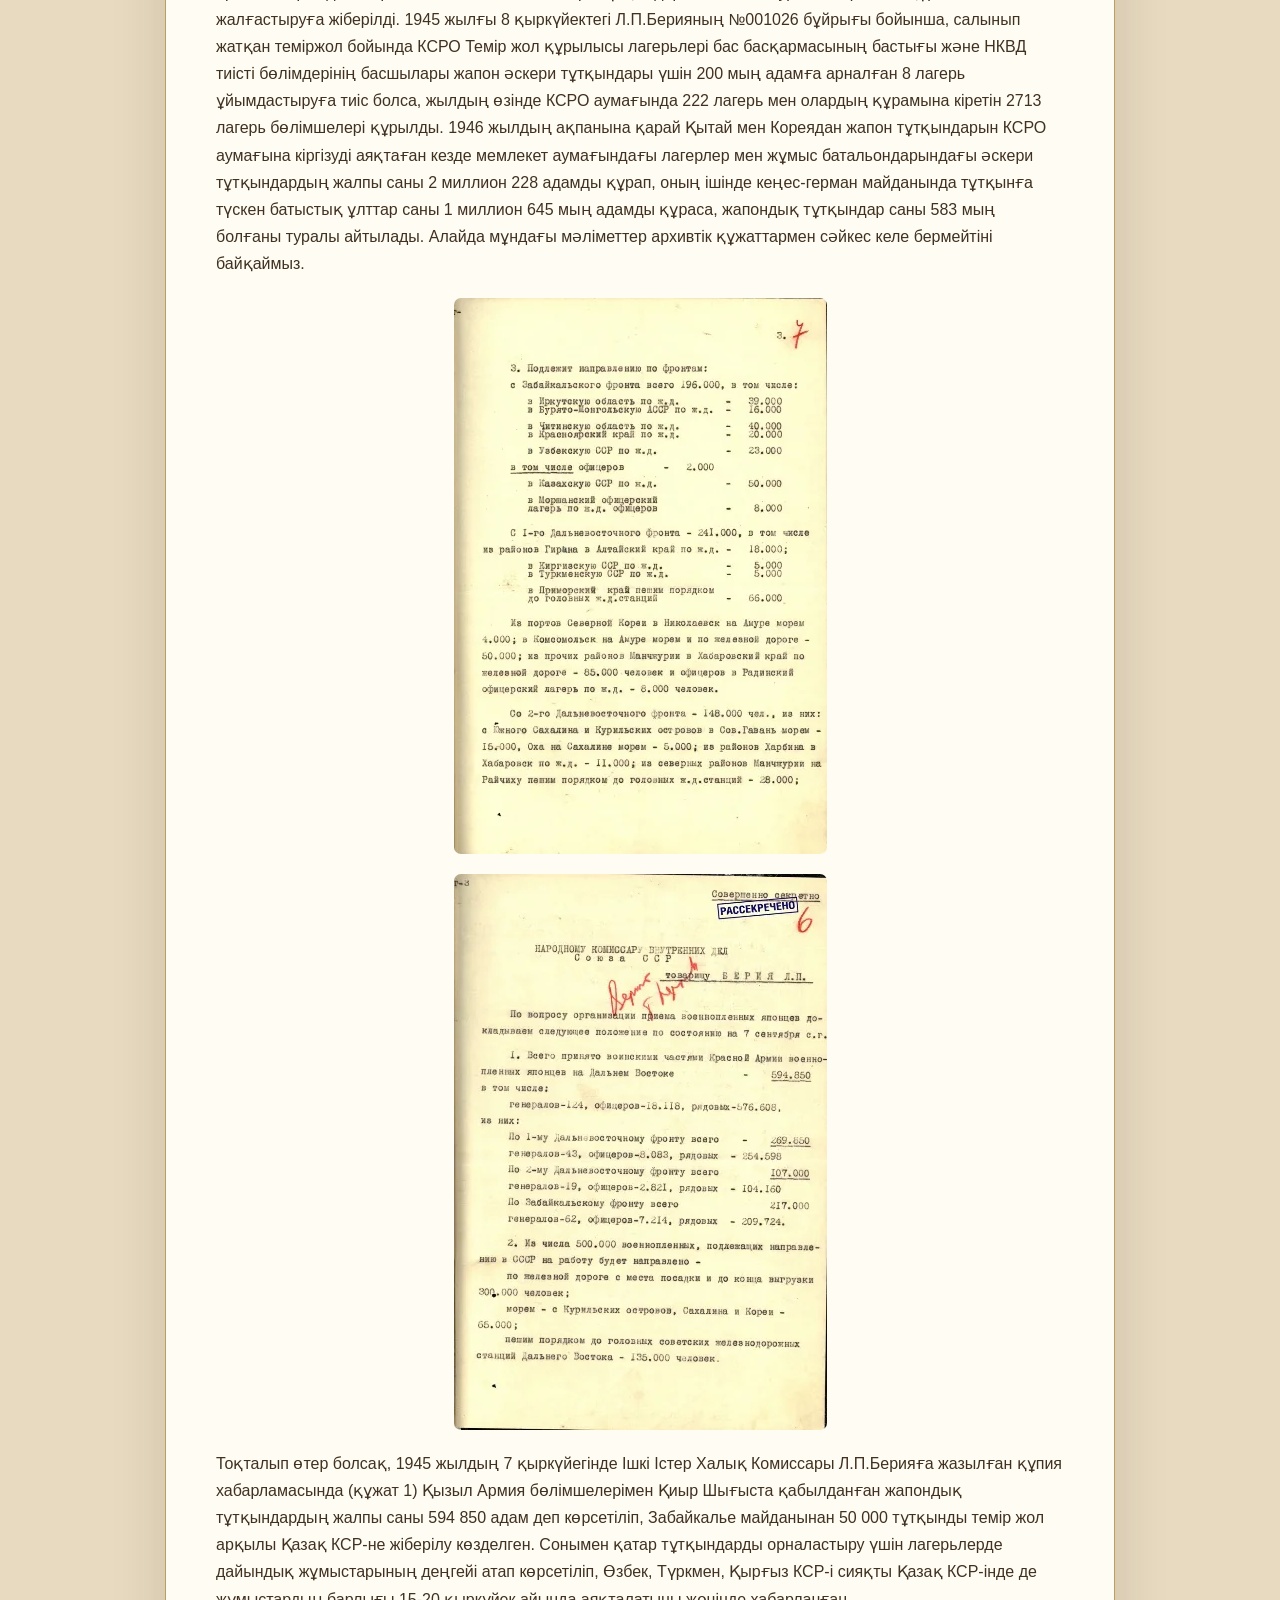
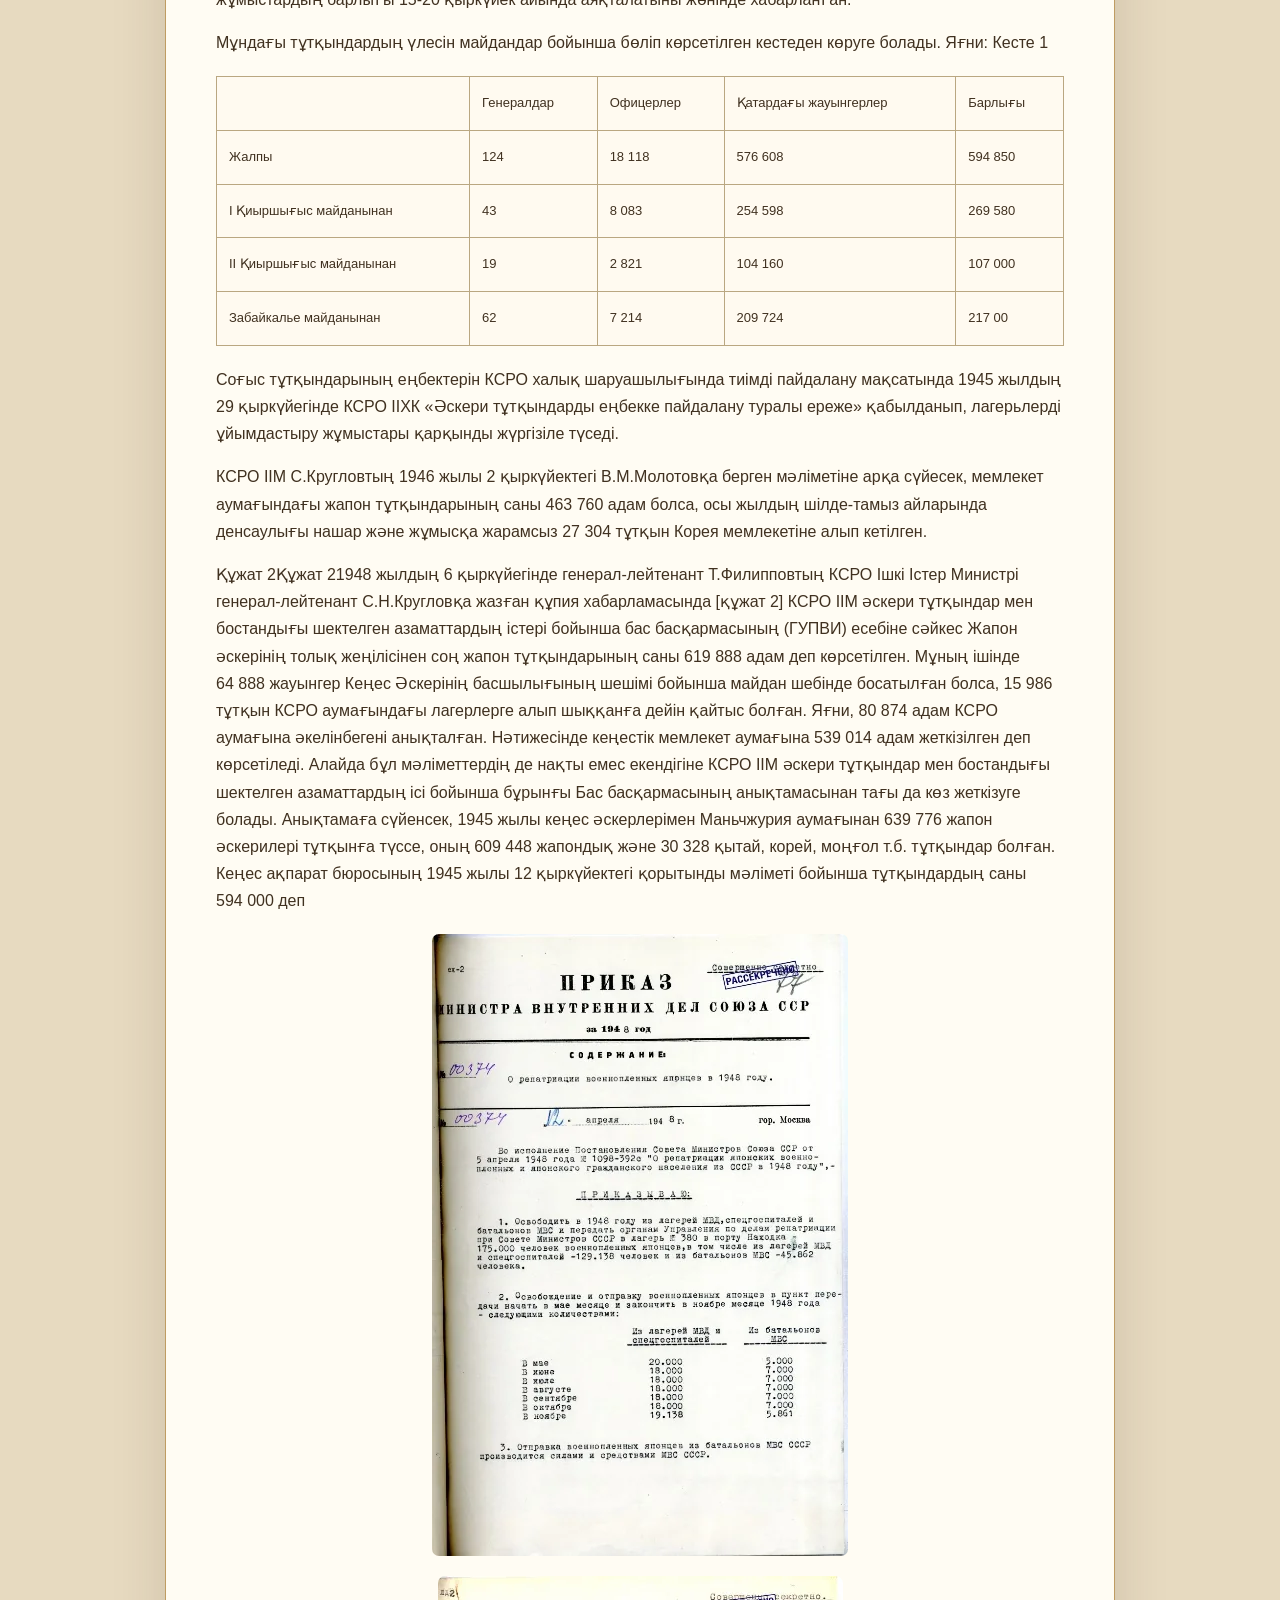
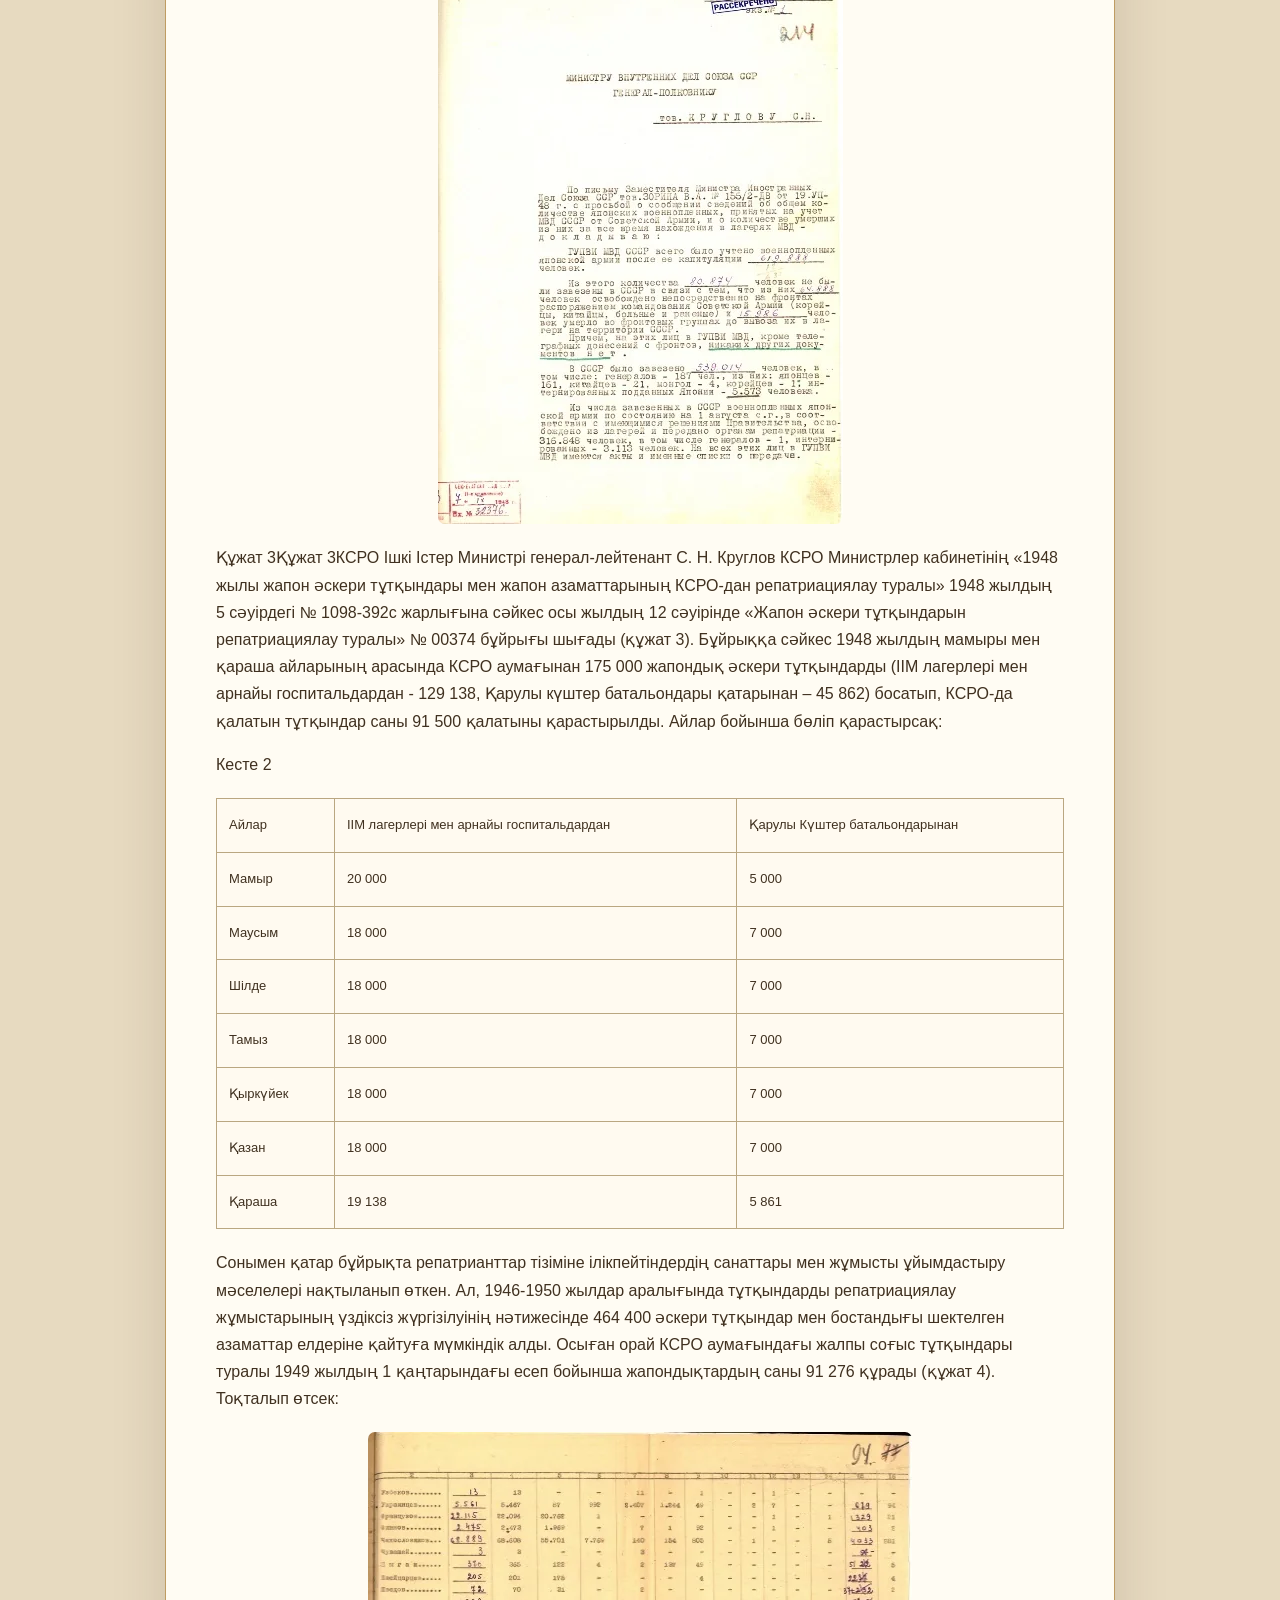
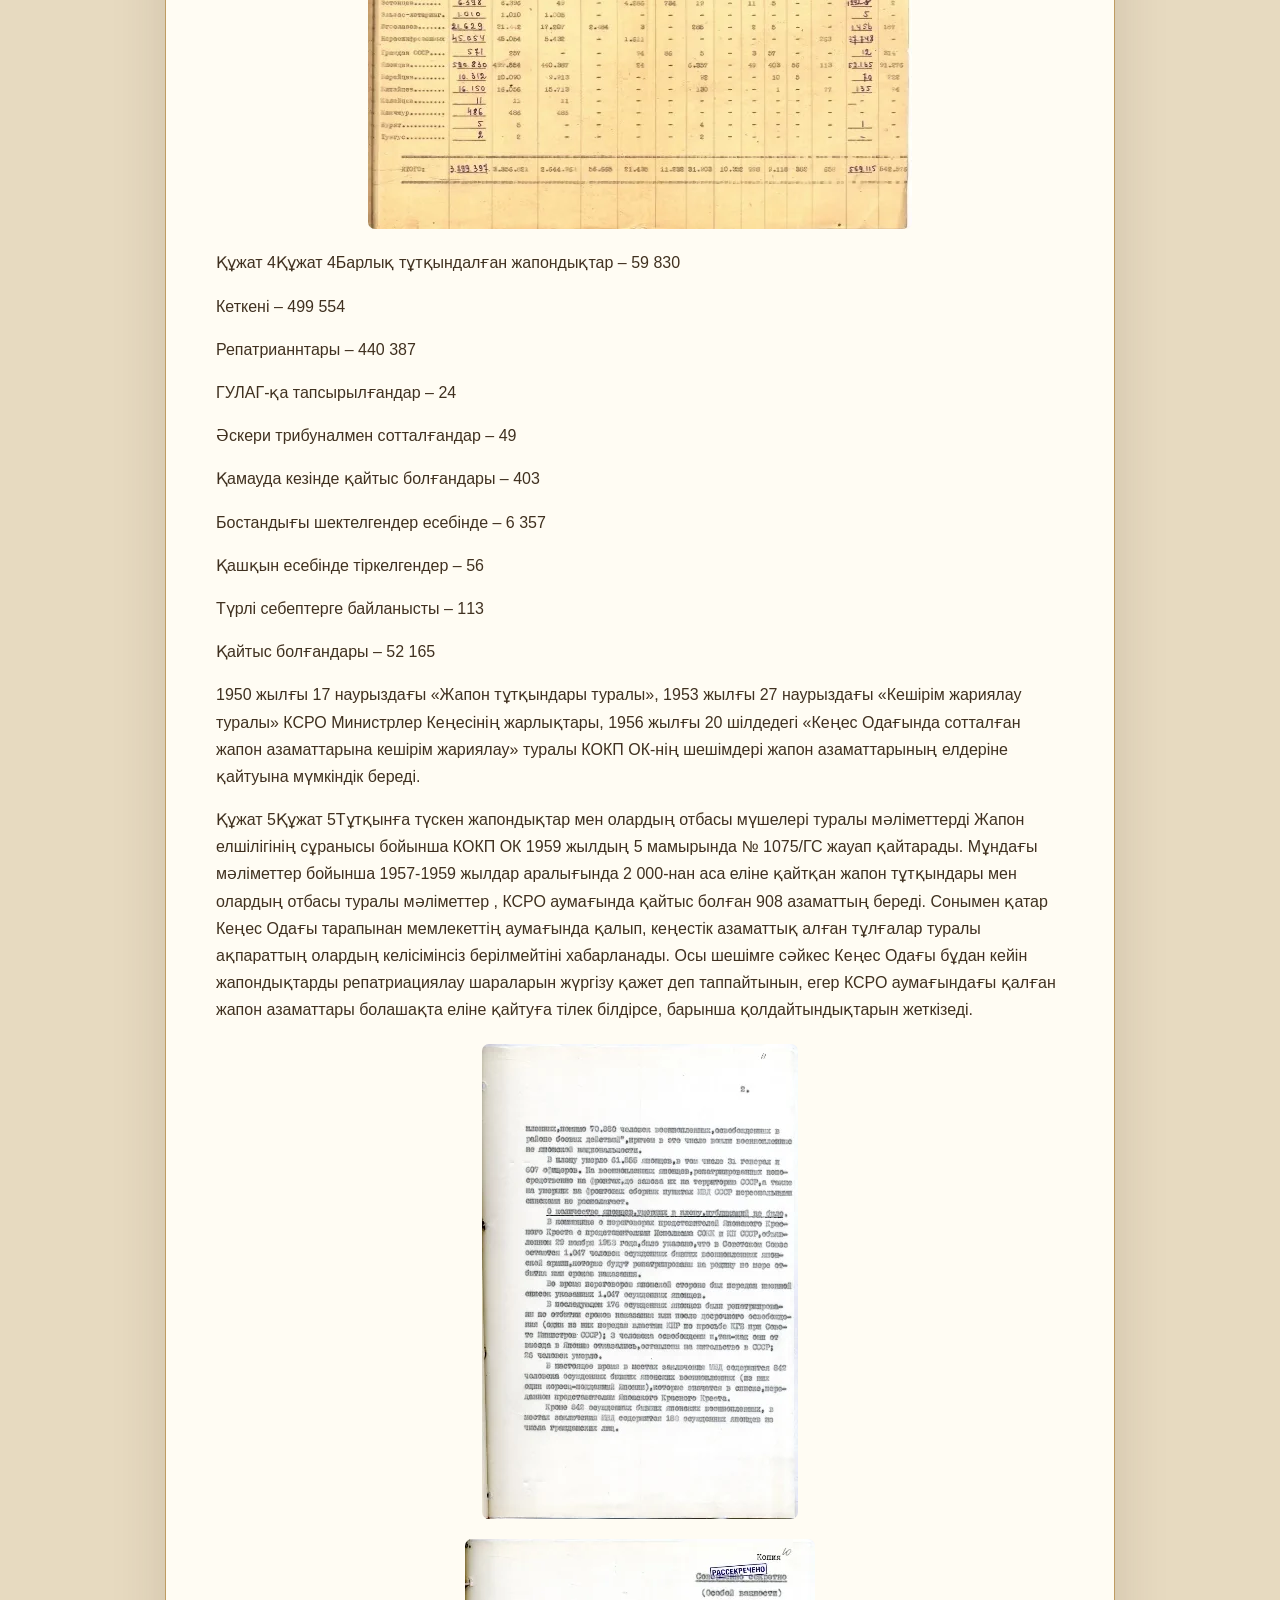
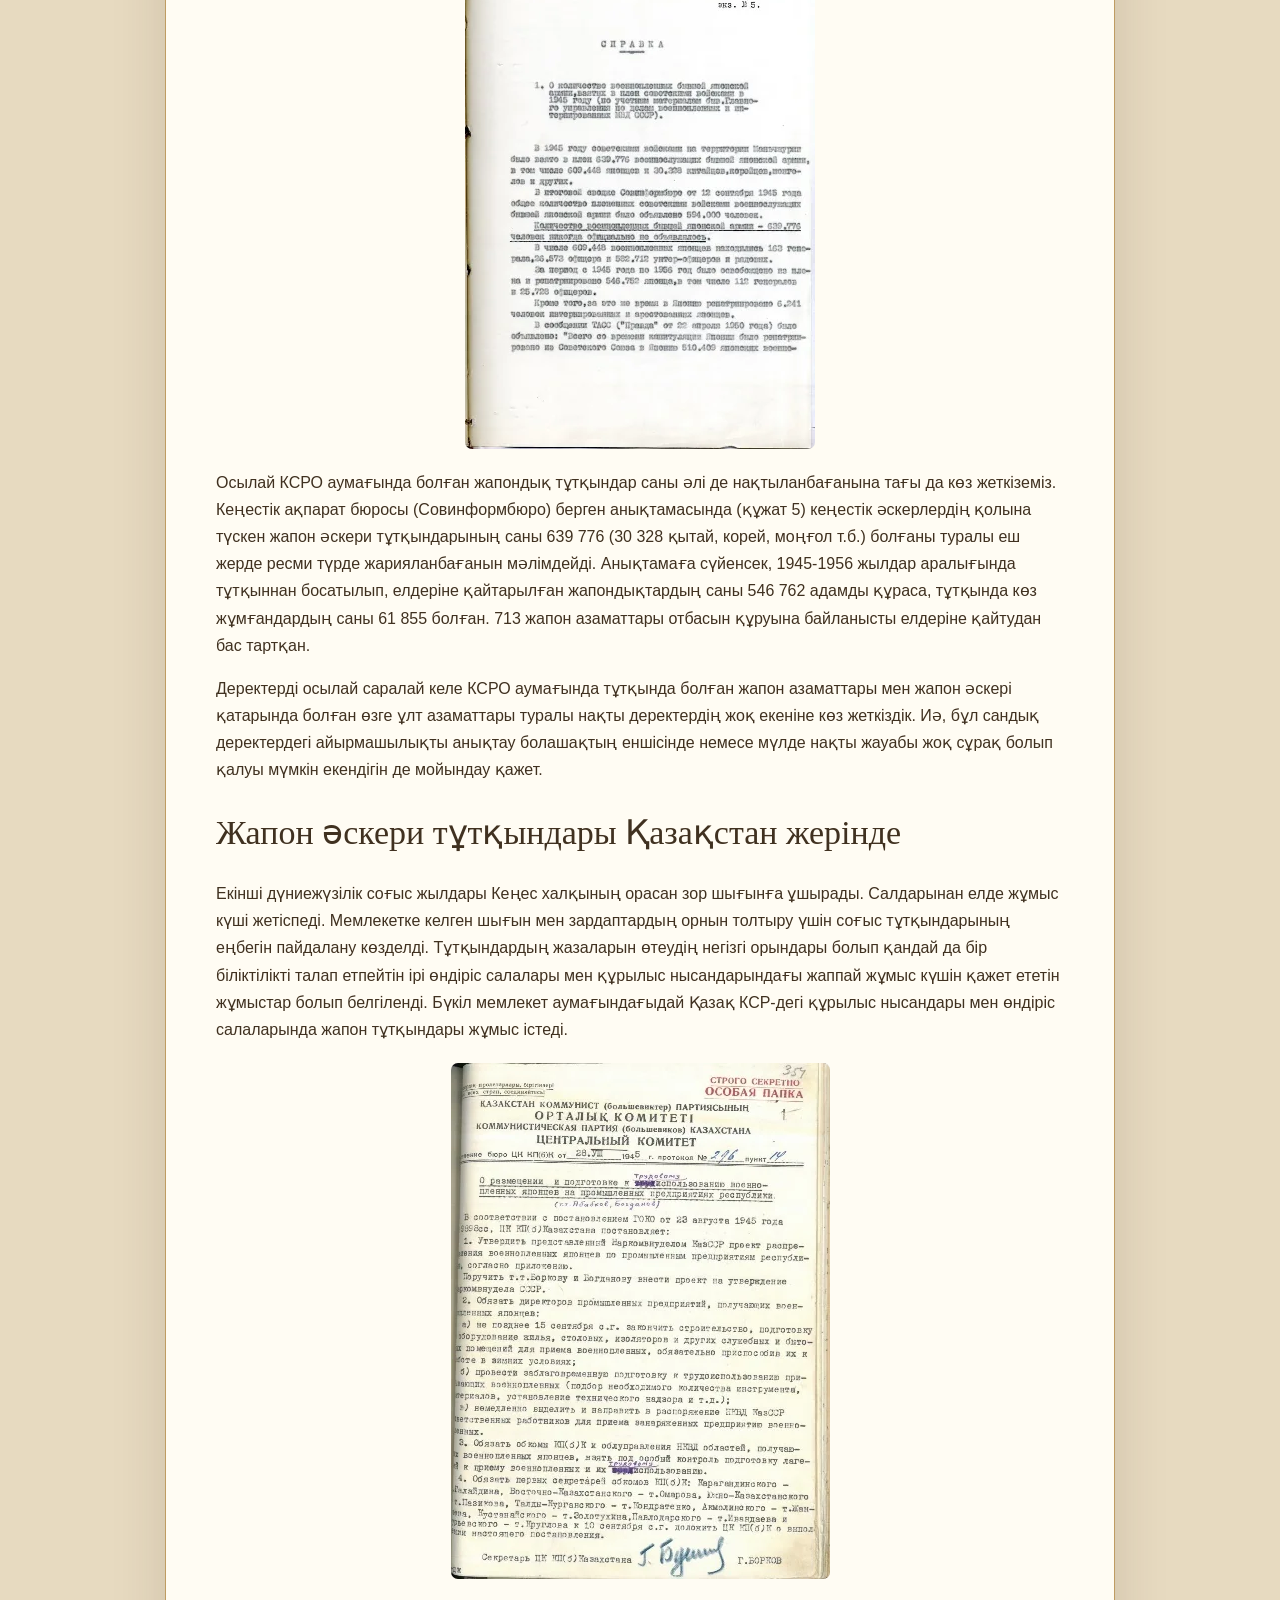
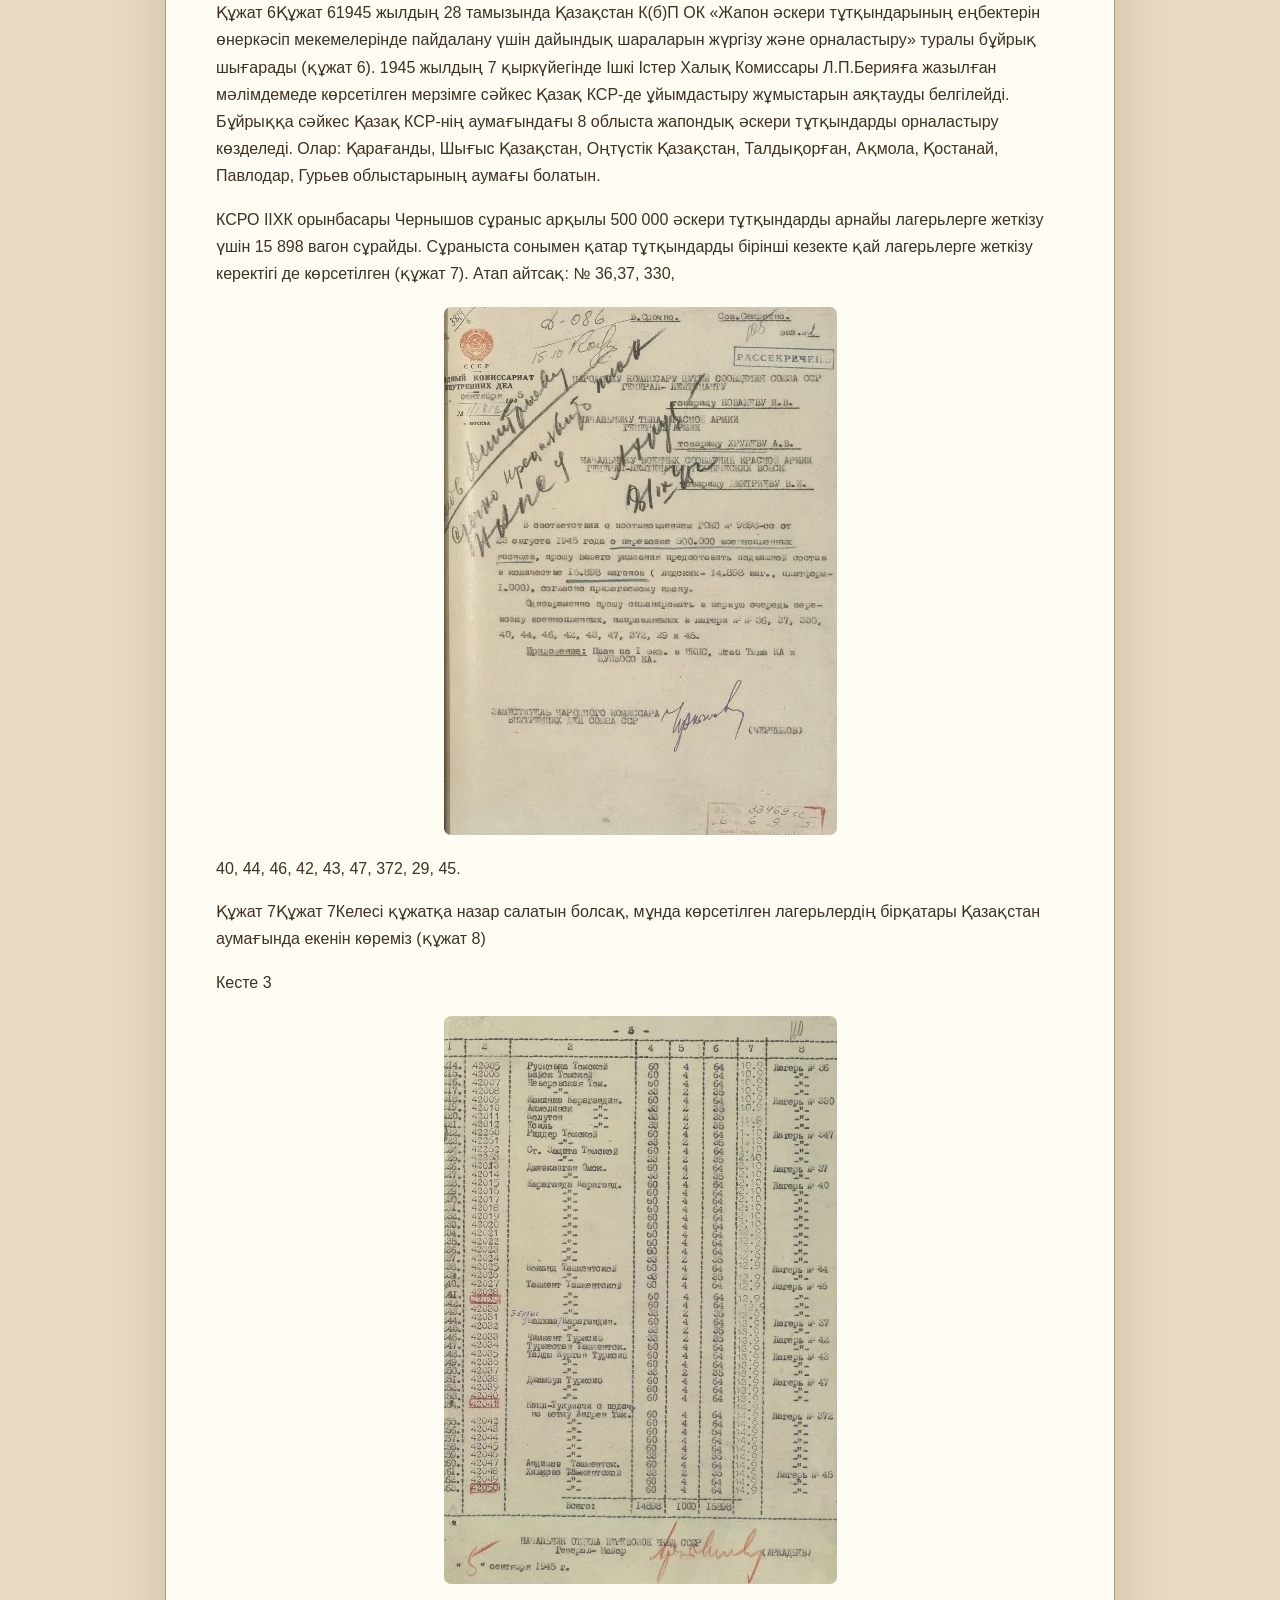
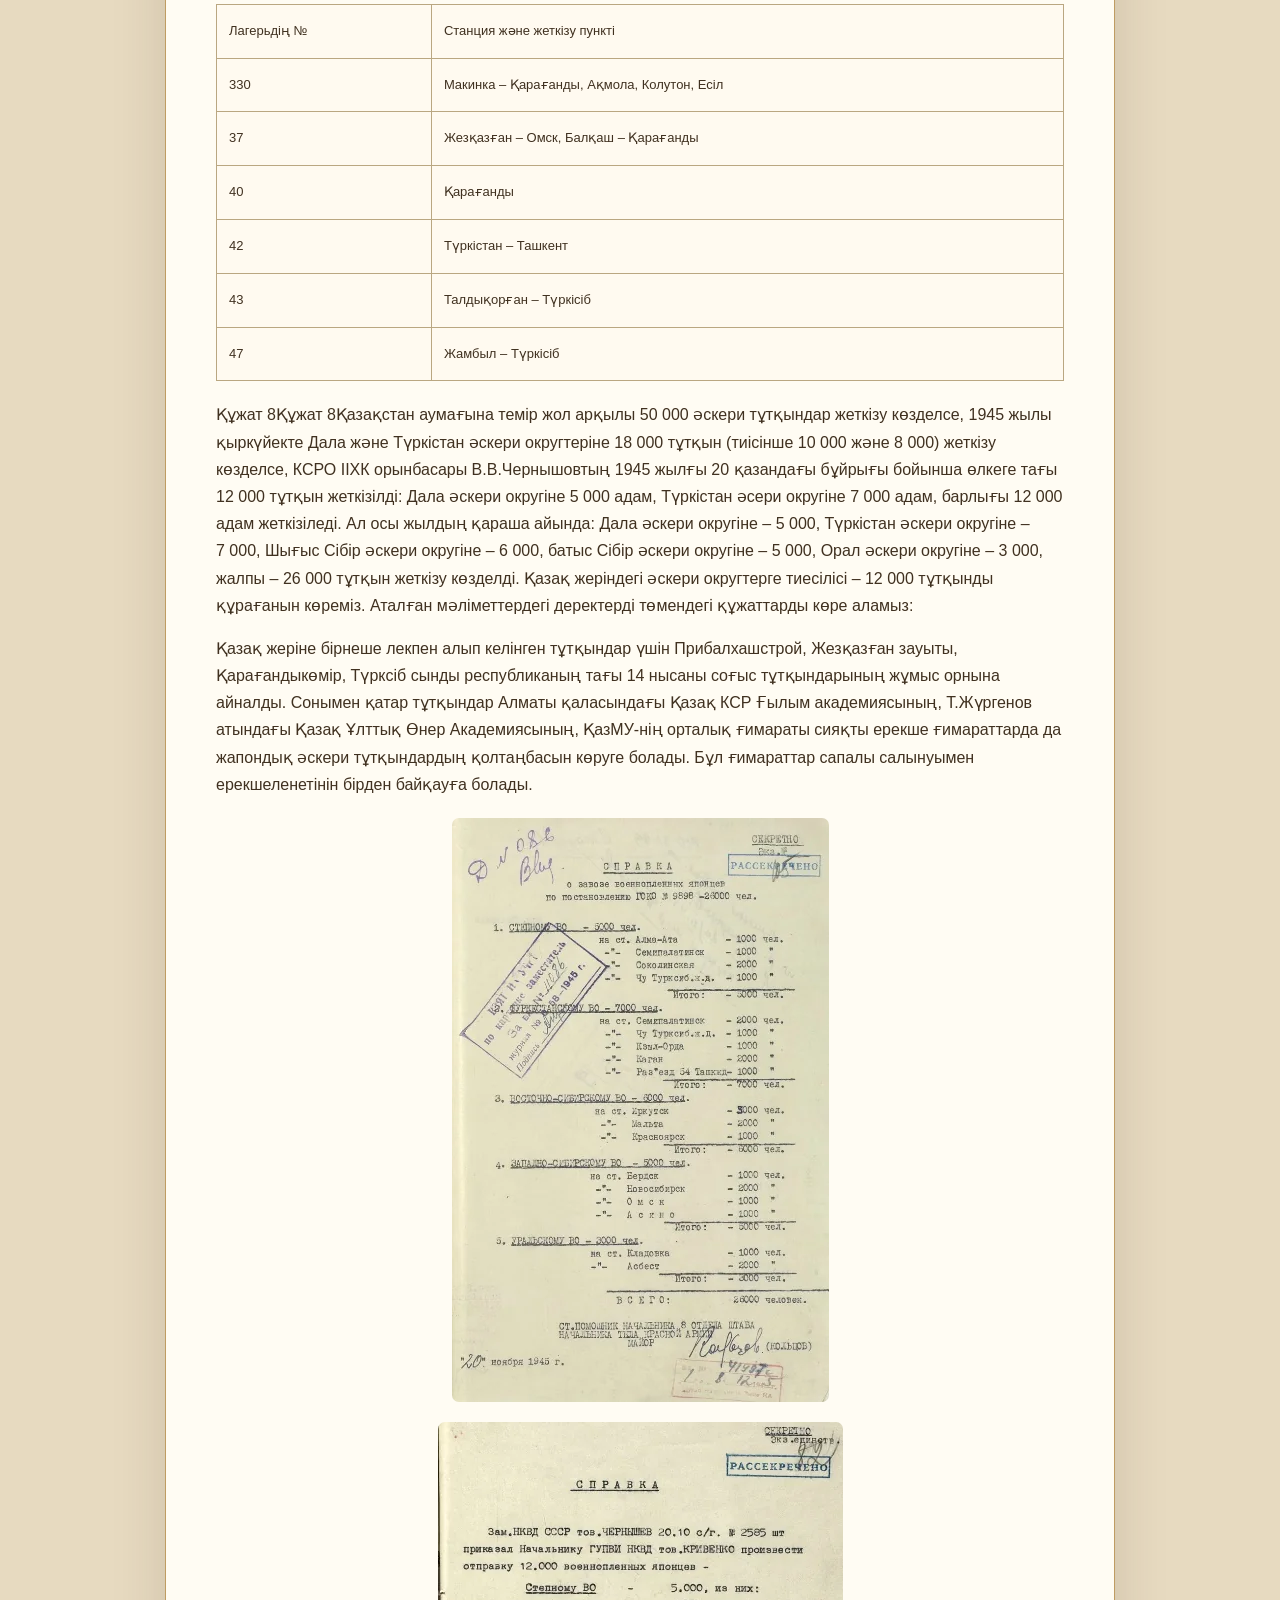
<file: projects/japanese-prisoners.html>
<!doctype html><html lang="kk"><head><meta charset="utf-8"><meta name="viewport" content="width=device-width,initial-scale=1"><base href="../"><title>Жапондық тұтқындар Түлкібас жерінде</title><link rel="stylesheet" href="book.css?v=content4"><style>body{background:#e7dac0}.report{max-width:950px;margin:30px auto;background:#fffcf3;padding:50px;border:1px solid #bf9c62;box-shadow:0 18px 50px #3a251c25}.report h1{font-size:42px}.report p{white-space:pre-line}.report .source-image{max-width:100%;max-height:700px;object-fit:contain}.report nav{margin-bottom:25px}.source-table{border-collapse:collapse;width:100%}.source-table td{border:1px solid #baa781;padding:12px}.source-table-wrap{overflow:auto}@media(max-width:650px){.report{padding:25px;margin:0}.report h1{font-size:32px}}</style></head><body><article class="report"><nav><a href="index.html#chapter/6">← Кеңестік дәуір бөліміне оралу</a><button onclick="window.print()">Басып шығару</button></nav><p class="kicker">ҒЫЛЫМИ ЖОБА · СОҒЫСТАН КЕЙІНГІ ӨЛКЕ ТАРИХЫ</p><h1>Жапондық тұтқындар Түлкібас жерінде</h1><p>Келтемашат өңіріндегі жапондық тұтқындар, архив құжаттары мен елді мекендегі зерттеу материалдары.</p><hr><p>КІРІСПЕ</p><p>Тарих пен уақыт кеңістігі ұштасқан тұста жаңа мемлекет, жаңа дәуір, жаңа кезең басталады. Сондай бір ұлы тарихтың  ұлағатты жолдарынан бастау алатын мемлекеттердің бірі- қазақ елі.                                                               Қазақ даласы қаншалықты үлкен болса, оның қойнауы да соншалықты ұлы тарихқа ие. Оның ашылғанынан бөлек ашылмағаны қаншама. Осы мақсатта өз өлкемнің ашылмаған тарихын зерттеуге кірістім. Сіздерге ұсынып отырған жобам – Түлкібас ауданы, Келтемашат ауылының екінші дүниежүзілік соғыстан кейінгі тарихындағы жапондық тұтқындарға қатысты болмақ.</p><p>Жобамның өзектілігі: Өлке және Отан тарихының әлемдік тарих сахнасындағы маңызы, ұлттар тарихындағы сабақтастық пен өлкенің өткені және бүгінімен оқушыларды таныстыру. Тарих қойнауында «жабулы қазан» күйінде қалған  оқиғаларды зерттеуде менің жобам үлкен пайдасын тигізері анық.</p><p>Жұмыстың мақсаты мен міндеті:</p><p>1.Өлке тарихындағы жапондық тұтқындар жайлы деректер қорын көбейту;</p><h2>2.Ұлттар тарихындағы сабақтастықтың тарихтағы рөлін бағалау;</h2><p>3.Оқушылардың тақырыптық білімдерін тереңдету;</p><p>4.Өлке тарихының әлемдік тарихтағы маңызын түсіндіру.</p><p>Жұмыстың ғылыми жаңалығы: Келтемашат  өңірінде  жерленген жапондық тұтқындардың зираты, осы өңірде тыл жұмысымен айналысқан жапондық тұтқындардың  салған мектебі мен кеңсесі , лагерлері, сонымен қатар олар еңбек еткен ескі шахта орындарын халық назарына ұсынып отырмын.</p><p>Зерттеу нысаны: Жапондық соғыс тұтқындары</p><h2>І. ТЕОРИЯЛЫҚ БӨЛІМ</h2><h2>КСРО аумағындағы жапондық тұтқындар</h2><p>ХХ ғасырдың 40-жылдарында түгелдей дерлік Еуразия аумағын қамтыған екінші дүниежүзілік соғыс өзінің қатігездігі мен адам санының шығынының көптігімен адамзат тарихындағы бар соғыстан ерекшеленіп тұрады. 1941 жылдың сәуірінде Жапония мен Кеңес Одағы бейтараптық туралы Пактке қол қояды. Алайда Германия шабуыл жасаған соң кеңестік билік Жапония мемлекетінен де қауіптеніп, шығыс шекараларына 28% дейінгі әскерлерін орнатады. Германия жеңілген соң да Жапон мемлекеті КСРО-ның одақтастарымен соғыс жағдайында қалуы Потсдам конференциясында әлемнің Жапониямен қарым-қатынасын нақтылауды қажет еткен маңызды мәселелердің бірі болды. Потсдам келісімдері Герман капитуляциясынан үш айдан кейін КСРО-ның Жапонияға соғыс жариялауға дайын екенін нақтылады.  Соғысты бастау мерзімі АҚШ ӘӘК Хиросимаға атом бомбасын тастаған соң белгілі болды. Бейтараптық туралы пактыны бұзып, Кеңес Одағы 8-тамызда Жапонияға соғыс жариялап, жаулап алынған Маньчжурия, Оңтүстік Сахалин және Жапония аумағында әскери әрекеттерді жүзеге асырады. Соғыс нәтижесі бойынша  түрлі деректер бойынша 594 000 – 640 000 аралығындағы жапондықтар кеңестік тұтқынға түседі.</p><p>Соғыс кезінде қарсы жақтың жауынгерлері мен жоғары шенді әскерилер қарсы әскердің тұтқынына түсу соғыстың заңдылығы болса,  әскери тұтқындардың тағдыры қай жақты болмасын алаңдатпай қоймасы анық. Әскери тұтқындар мәселесі бойынша халықаралық-құқықтық жағдайды реттеу мақсатында Еуропаның 53 мемлекет 1929 жылы Женева Конвенциясына қол қойған еді. 89 баптан тұратын  құжатта соғыс кезінде тұтқынға түскен азаматтардың тұтқында болған кездегі құқықтары, денсаулығы, тамақтану т.б. сияқты адамгершілік қағидаттарды сақтайтын мәселелер қарастырылған еді. Жапониямен қатар 8 мемлекет келісімді бекітпей, тек қол қойғандар қатарында болса, КСРО ешқандай мемлекеттер қатарында болмады. Женева Конвенциясының орнына  1931 жылдың</p><p>19 наурызында КСРО ХКК мен ОАК «Соғыс тұтқындары туралы» ереже қабылдайды. Женева Конвенциясына қатыспағандығының нәтижесінде Германия тұтқынына түскен кеңестік жауынгерлердің жағдайы өзге елдердің тұтқындарымен салыстырғанда айтарлықтай ауыр болғанын Нюрнберг ісі құжаттарында көрсетілген.</p><p>Маньчжурия, Оңтүстік Сахалин және Курил аралдарындағы шайқастарда жапондық Квантун әскерінің жеңілуінің нәтижесінде тұтқынға түскен әскерилерді уақытша ұстау үшін майдан шебінде 19 әскери лагерь құрылады. Сібір мен Қиыр Шығыстың өндірістік қажеттіліктерін ескере отырып, қосымша резервтегі лагерьлердің болмауына байланысты жау армиясының бұрынғы әскери қызметкерлерін орналастыру үшін жаңа стационарлық лагерьлерді ұйымдастыру қажет болды.</p><p>Соғыс тұтқындары КСРО аумағындағы халық шаруашылығының барлық салаларында жұмыс істеді. Жапондық тұтқындардың іздерін Қазақстан тарихынан да айқын көрініс табады. Олар: Ащысай, Лениногор полиметалл комбинаттары, Өскемен мырыш зауыты, Текелі қорғасын зауыты, «Карағандыкөмір» тресті, Батыс Қазақстанның мұнай кәсіпшілігі сияқты түрлі салалардағы кәсіпорындарда еңбек етті. Олардың Қазақстан аумағында ең көп шоғырланған жері Қарағанды және Шығыс Қазақстан аумақтары болса, Қостанай облысының Жетіқара және Құсмұрын аумақтары болды.</p><img class="source-image" loading="lazy" src="assets/course/6947d28ac08def72.webp" alt="Оқу материалындағы иллюстрация" tabindex="0"><p>Жапон тұтқындары мен бостандығы шектелгендердің Қазақстан аумағында орналасуы</p><h2>І. ПРАКТИКАЛЫҚ БӨЛІМ</h2><h2>2.1.</h2><p>Сабақ барысында, түрлі тарихи ақпараттарды іздене отырып Қазақстанның, өлкеміздің тарихында әлі де біз білмейтін сырлардың көптігіне көз жеткізе түстім. Мен үшін Жапония тарихы әрқашан алыс, бейтаныс болса, жобаға дайындық, іздену кезімде қаншалықты қателескенімді түсіндім. Иә, дүниежүзі тарихы курсын оқу кезінде Жапония міндетті түрде аталып өткенімен Отанымыздың тарихында елеулі ізі бар екені шынында таң қалдырды. Дипломатиялық, мәдени, экономикалық қарым-қатынастардан бөлек жапондық тұтқындардың ерен еңбектерінің іздері Қазақстанның Алматы, Жезқазған, Балқаш, Қостанай, Семей т.б. қала архитектураларында да бар екенін білгенім тақырыпты терең қарастыруыма себеп болды. Бұл мәселе бойынша ең алдымен пән мұғалімімен сөйлесіп, тақырыпты зертеу, зерделеу қажет деген шешімге келдік. Бүгінгі ақпарат мол кезеңде жұмысты зерттеуді ғаламтордағы түрлі саладағы еңбектерден бастап, онымен шектелмей архив құжаттарымен, егер болса сол тарихтың куәгерлерін тауып, естеліктерін де тыңдау қажет деп таптым.</p><img class="source-image" loading="lazy" src="assets/course/c174a85af7ac7b09.webp" alt="Оқу материалындағы иллюстрация" tabindex="0"><p>Жоспарымызды нақтылап, жұмысымызды ғаламтор желісі арқылы https://rusarchives.ru/ онлайн сайтына хабарлама жазып, керек ақпараттар туралы сұраныс жасаудан және  Шымкент қаласындағы Цифрландыру, мемлекеттік қызметтер көрсету  және архивтер басқармасының «Облыстық мемлекеттік архиві» КММ басшысы А.К.Исатаева ханыммен кездесуден бастадық. Мекеме басшысы мұндағы құжаттардың дені бүгінгі күнде цифрландырылып, электронды құжат түрінде сақталатынын атап өткен соң, архив құжаттарымен жұмысты бастадық. Нәтиже ойдағыдан да жоғары, себебі жапон тұтқындарына қатысты тарихи құжаттар өте көп кездесті. Архив құжаттарын зерделей келе, әлі атқарылар жұмыстың: зерттеудің, зерделеудің, оны оқушыларға қызықты етіп жеткізудің көптеген жолдарын қарастыру, жүзеге асыру керек екенін түсіндім.</p><img class="source-image" loading="lazy" src="assets/course/c5824d51008e8c96.webp" alt="Оқу материалындағы иллюстрация" tabindex="0"><h2>2.2. КСРО аумағындағы жапон тұтқындары</h2><p>Құжат 1Құжат 11945 жылы 22 тамызда Мемлекеттік Қорғаныс комитеті (МҚК) Маньчжуриядан Қиыр Шығысқа, Шығыс Сібірге және КСРО-ның басқа аймақтарына жапон тұтқындарын әкетуді көздейтін №9898сс қаулысын қабылдады. Приморск, Хабаровск, Краснояр өлкелері, Оңтүстік Қазақстан, Жамбыл облыстары, Бурят-Моңғолия АКСР және Өзбек КСР аумақтарында әскери тұтқындарға арналған лагерьлер шұғыл түрде орналастырылды. Әсіресе, көптеген жапон әскери тұтқындары Байкал-Амур магистралінің құрылысын жалғастыруға жіберілді. 1945 жылғы 8 қыркүйектегі Л.П.Берияның №001026 бұйрығы бойынша, салынып жатқан теміржол бойында КСРО  Темір жол құрылысы лагерьлері бас басқармасының бастығы және НКВД тиісті бөлімдерінің басшылары жапон әскери тұтқындары үшін 200 мың адамға арналған 8  лагерь ұйымдастыруға тиіс болса,  жылдың өзінде КСРО аумағында 222 лагерь мен олардың құрамына кіретін 2713 лагерь бөлімшелері құрылды. 1946 жылдың ақпанына қарай Қытай мен Кореядан жапон тұтқындарын КСРО аумағына кіргізуді аяқтаған кезде мемлекет аумағындағы лагерлер мен жұмыс батальондарындағы әскери тұтқындардың жалпы саны 2 миллион 228  адамды құрап, оның ішінде кеңес-герман майданында тұтқынға түскен батыстық ұлттар саны 1 миллион 645 мың адамды құраса, жапондық тұтқындар саны 583 мың болғаны туралы айтылады. Алайда мұндағы мәліметтер архивтік құжаттармен сәйкес келе бермейтіні байқаймыз.</p><img class="source-image" loading="lazy" src="assets/course/03767399924f953a.webp" alt="Оқу материалындағы иллюстрация" tabindex="0"><img class="source-image" loading="lazy" src="assets/course/cdbf737561525e74.webp" alt="Оқу материалындағы иллюстрация" tabindex="0"><p>Тоқталып өтер болсақ, 1945 жылдың 7 қыркүйегінде Ішкі Істер Халық Комиссары Л.П.Берияға  жазылған құпия  хабарламасында (құжат 1) Қызыл Армия бөлімшелерімен Қиыр Шығыста қабылданған жапондық   тұтқындардың жалпы саны 594 850 адам деп көрсетіліп, Забайкалье майданынан 50 000 тұтқынды темір жол арқылы  Қазақ КСР-не жіберілу көзделген.  Сонымен      қатар тұтқындарды орналастыру үшін лагерьлерде дайындық жұмыстарының деңгейі атап көрсетіліп, Өзбек, Түркмен, Қырғыз КСР-і сияқты Қазақ КСР-інде де жұмыстардың барлығы 15-20 қыркүйек айында аяқталатыны жөнінде хабарланған.</p><p>Мұндағы тұтқындардың үлесін майдандар бойынша бөліп көрсетілген кестеден көруге болады.  Яғни:                                                                                                  Кесте 1</p><div class="source-table-wrap"><table class="source-table"><tr><td colspan="1"></td><td colspan="1"><p>Генералдар</p></td><td colspan="1"><p>Офицерлер</p></td><td colspan="1"><p>Қатардағы жауынгерлер</p></td><td colspan="1"><p>Барлығы</p></td></tr><tr><td colspan="1"><p>Жалпы</p></td><td colspan="1"><p>124</p></td><td colspan="1"><p>18 118</p></td><td colspan="1"><p>576 608</p></td><td colspan="1"><p>594 850</p></td></tr><tr><td colspan="1"><p>І Қиыршығыс майданынан</p></td><td colspan="1"><p>43</p></td><td colspan="1"><p>8 083</p></td><td colspan="1"><p>254 598</p></td><td colspan="1"><p>269 580</p></td></tr><tr><td colspan="1"><p>ІІ Қиыршығыс майданынан</p></td><td colspan="1"><p>19</p></td><td colspan="1"><p>2 821</p></td><td colspan="1"><p>104 160</p></td><td colspan="1"><p>107 000</p></td></tr><tr><td colspan="1"><p>Забайкалье майданынан</p></td><td colspan="1"><p>62</p></td><td colspan="1"><p>7 214</p></td><td colspan="1"><p>209 724</p></td><td colspan="1"><p>217 00</p></td></tr></table></div><p>Соғыс тұтқындарының еңбектерін КСРО халық шаруашылығында тиімді пайдалану мақсатында 1945 жылдың 29 қыркүйегінде КСРО ІІХК «Әскери тұтқындарды еңбекке пайдалану туралы ереже» қабылданып, лагерьлерді ұйымдастыру жұмыстары қарқынды жүргізіле түседі.</p><p>КСРО ІІМ С.Кругловтың 1946 жылы 2 қыркүйектегі В.М.Молотовқа берген мәліметіне арқа сүйесек, мемлекет аумағындағы жапон тұтқындарының саны 463 760 адам болса, осы жылдың шілде-тамыз айларында денсаулығы нашар және жұмысқа жарамсыз 27 304 тұтқын Корея мемлекетіне алып кетілген.</p><p>Құжат 2Құжат 21948 жылдың 6 қыркүйегінде генерал-лейтенант Т.Филипповтың КСРО Ішкі Істер Министрі  генерал-лейтенант С.Н.Кругловқа жазған құпия хабарламасында [құжат 2] КСРО ІІМ әскери тұтқындар мен бостандығы шектелген азаматтардың істері бойынша бас басқармасының (ГУПВИ) есебіне сәйкес Жапон әскерінің толық жеңілісінен  соң жапон тұтқындарының саны 619 888 адам деп көрсетілген. Мұның ішінде  64 888 жауынгер Кеңес Әскерінің басшылығының шешімі бойынша майдан шебінде босатылған болса, 15 986 тұтқын КСРО аумағындағы лагерлерге алып шыққанға  дейін қайтыс болған. Яғни, 80 874 адам КСРО аумағына әкелінбегені анықталған. Нәтижесінде кеңестік мемлекет аумағына 539 014 адам жеткізілген деп көрсетіледі. Алайда бұл мәліметтердің де нақты емес екендігіне КСРО ІІМ әскери тұтқындар мен бостандығы шектелген азаматтардың ісі бойынша бұрынғы Бас басқармасының анықтамасынан тағы да көз жеткізуге болады. Анықтамаға сүйенсек, 1945 жылы кеңес әскерлерімен Маньчжурия аумағынан 639 776 жапон әскерилері тұтқынға түссе, оның 609 448 жапондық және  30 328 қытай, корей, моңғол т.б. тұтқындар болған. Кеңес ақпарат бюросының 1945 жылы 12 қыркүйектегі қорытынды мәліметі бойынша тұтқындардың саны 594 000 деп</p><img class="source-image" loading="lazy" src="assets/course/3cdf79e948fc88f3.webp" alt="Оқу материалындағы иллюстрация" tabindex="0"><img class="source-image" loading="lazy" src="assets/course/dfc83429c5d739d0.webp" alt="Оқу материалындағы иллюстрация" tabindex="0"><p>Құжат 3Құжат 3КСРО Ішкі Істер Министрі  генерал-лейтенант С. Н. Круглов КСРО Министрлер кабинетінің «1948 жылы жапон әскери тұтқындары мен жапон азаматтарының КСРО-дан репатриациялау туралы» 1948 жылдың 5 сәуірдегі № 1098-392с жарлығына сәйкес осы жылдың 12  сәуірінде «Жапон әскери тұтқындарын репатриациялау туралы» № 00374 бұйрығы шығады (құжат 3).  Бұйрыққа сәйкес 1948 жылдың мамыры мен қараша айларының арасында КСРО аумағынан 175 000 жапондық әскери тұтқындарды (ІІМ лагерлері мен арнайы госпитальдардан  - 129 138, Қарулы күштер  батальондары қатарынан – 45 862) босатып, КСРО-да қалатын тұтқындар саны 91 500 қалатыны     қарастырылды. Айлар бойынша бөліп қарастырсақ:</p><p>Кесте 2</p><div class="source-table-wrap"><table class="source-table"><tr><td colspan="1"><p>Айлар</p></td><td colspan="1"><p>ІІМ лагерлері мен арнайы госпитальдардан</p></td><td colspan="1"><p>Қарулы Күштер батальондарынан</p></td></tr><tr><td colspan="1"><p>Мамыр</p></td><td colspan="1"><p>20 000</p></td><td colspan="1"><p>5 000</p></td></tr><tr><td colspan="1"><p>Маусым</p></td><td colspan="1"><p>18 000</p></td><td colspan="1"><p>7 000</p></td></tr><tr><td colspan="1"><p>Шілде</p></td><td colspan="1"><p>18 000</p></td><td colspan="1"><p>7 000</p></td></tr><tr><td colspan="1"><p>Тамыз</p></td><td colspan="1"><p>18 000</p></td><td colspan="1"><p>7 000</p></td></tr><tr><td colspan="1"><p>Қыркүйек</p></td><td colspan="1"><p>18 000</p></td><td colspan="1"><p>7 000</p></td></tr><tr><td colspan="1"><p>Қазан</p></td><td colspan="1"><p>18 000</p></td><td colspan="1"><p>7 000</p></td></tr><tr><td colspan="1"><p>Қараша</p></td><td colspan="1"><p>19 138</p></td><td colspan="1"><p>5 861</p></td></tr></table></div><p>Сонымен қатар бұйрықта репатрианттар тізіміне ілікпейтіндердің санаттары мен жұмысты ұйымдастыру мәселелері нақтыланып өткен. Ал, 1946-1950 жылдар аралығында тұтқындарды репатриациялау жұмыстарының үздіксіз жүргізілуінің нәтижесінде  464 400 әскери тұтқындар мен бостандығы шектелген азаматтар елдеріне қайтуға мүмкіндік алды. Осыған орай КСРО аумағындағы жалпы соғыс тұтқындары туралы 1949 жылдың  1 қаңтарындағы есеп  бойынша жапондықтардың саны 91 276 құрады (құжат 4). Тоқталып өтсек:</p><img class="source-image" loading="lazy" src="assets/course/aa741cce09a83b2b.webp" alt="Оқу материалындағы иллюстрация" tabindex="0"><p>Құжат 4Құжат 4Барлық тұтқындалған жапондықтар – 59 830</p><p>Кеткені – 499 554</p><p>Репатрианнтары – 440 387</p><p>ГУЛАГ-қа тапсырылғандар – 24</p><p>Әскери трибуналмен сотталғандар – 49</p><p>Қамауда кезінде қайтыс болғандары – 403</p><p>Бостандығы шектелгендер есебінде – 6 357</p><p>Қашқын есебінде тіркелгендер – 56</p><p>Түрлі себептерге байланысты – 113</p><p>Қайтыс болғандары – 52 165</p><p>1950 жылғы 17 наурыздағы «Жапон тұтқындары туралы», 1953 жылғы 27 наурыздағы «Кешірім жариялау туралы» КСРО Министрлер Кеңесінің жарлықтары, 1956 жылғы 20 шілдедегі «Кеңес Одағында сотталған жапон азаматтарына кешірім жариялау» туралы  КОКП ОК-нің шешімдері жапон азаматтарының елдеріне қайтуына мүмкіндік береді.</p><p>Құжат 5Құжат 5Тұтқынға түскен жапондықтар мен олардың отбасы мүшелері туралы мәліметтерді Жапон елшілігінің сұранысы бойынша КОКП ОК 1959 жылдың    5 мамырында № 1075/ГС  жауап қайтарады. Мұндағы мәліметтер бойынша 1957-1959 жылдар аралығында  2 000-нан аса еліне қайтқан жапон тұтқындары мен олардың отбасы туралы мәліметтер , КСРО аумағында қайтыс болған 908 азаматтың береді. Сонымен қатар Кеңес Одағы тарапынан мемлекеттің аумағында қалып, кеңестік азаматтық алған тұлғалар туралы ақпараттың олардың келісімінсіз берілмейтіні  хабарланады. Осы шешімге сәйкес Кеңес Одағы бұдан кейін жапондықтарды репатриациялау шараларын жүргізу қажет деп таппайтынын, егер КСРО аумағындағы қалған жапон азаматтары болашақта еліне қайтуға тілек білдірсе, барынша қолдайтындықтарын жеткізеді.</p><img class="source-image" loading="lazy" src="assets/course/92dbe169ae430853.webp" alt="Оқу материалындағы иллюстрация" tabindex="0"><img class="source-image" loading="lazy" src="assets/course/b2cca2b32ddee300.webp" alt="Оқу материалындағы иллюстрация" tabindex="0"><p>Осылай КСРО аумағында болған жапондық тұтқындар саны әлі де нақтыланбағанына тағы да көз жеткіземіз. Кеңестік ақпарат бюросы (Совинформбюро) берген анықтамасында (құжат 5)  кеңестік әскерлердің қолына түскен жапон әскери тұтқындарының саны 639 776 (30 328 қытай, корей, моңғол т.б.) болғаны туралы еш жерде ресми түрде жарияланбағанын мәлімдейді. Анықтамаға сүйенсек, 1945-1956 жылдар аралығында тұтқыннан босатылып, елдеріне қайтарылған жапондықтардың саны 546 762 адамды құраса, тұтқында көз жұмғандардың саны 61 855 болған. 713 жапон азаматтары отбасын құруына байланысты елдеріне қайтудан бас тартқан.</p><p>Деректерді осылай саралай келе КСРО аумағында тұтқында болған жапон азаматтары мен жапон әскері қатарында болған өзге ұлт азаматтары туралы нақты деректердің жоқ екеніне көз жеткіздік. Иә, бұл сандық деректердегі айырмашылықты анықтау болашақтың еншісінде немесе мүлде нақты жауабы жоқ сұрақ болып қалуы мүмкін екендігін де мойындау қажет.</p><h2>Жапон әскери тұтқындары Қазақстан жерінде</h2><p>Екінші дүниежүзілік соғыс жылдары Кеңес халқының орасан зор шығынға ұшырады. Салдарынан елде жұмыс күші жетіспеді. Мемлекетке келген шығын мен зардаптардың орнын толтыру үшін соғыс тұтқындарының еңбегін пайдалану көзделді. Тұтқындардың жазаларын өтеудің негізгі орындары болып қандай да бір біліктілікті талап етпейтін ірі өндіріс салалары мен құрылыс нысандарындағы жаппай жұмыс күшін қажет ететін жұмыстар болып белгіленді. Бүкіл мемлекет аумағындағыдай Қазақ КСР-дегі құрылыс нысандары мен өндіріс салаларында  жапон тұтқындары жұмыс істеді.</p><img class="source-image" loading="lazy" src="assets/course/f4cad927016ba678.webp" alt="Оқу материалындағы иллюстрация" tabindex="0"><p>Құжат 6Құжат 61945 жылдың 28 тамызында Қазақстан К(б)П ОК «Жапон әскери тұтқындарының еңбектерін  өнеркәсіп мекемелерінде пайдалану үшін дайындық шараларын жүргізу және орналастыру» туралы бұйрық шығарады (құжат 6). 1945 жылдың 7 қыркүйегінде Ішкі Істер Халық Комиссары Л.П.Берияға  жазылған мәлімдемеде көрсетілген мерзімге сәйкес Қазақ КСР-де ұйымдастыру жұмыстарын аяқтауды белгілейді. Бұйрыққа сәйкес Қазақ КСР-нің аумағындағы 8 облыста жапондық әскери тұтқындарды орналастыру көзделеді. Олар: Қарағанды, Шығыс Қазақстан, Оңтүстік Қазақстан, Талдықорған, Ақмола, Қостанай, Павлодар, Гурьев облыстарының аумағы болатын.</p><p>КСРО ІІХК орынбасары Чернышов сұраныс арқылы 500 000 әскери тұтқындарды арнайы лагерьлерге жеткізу үшін 15 898 вагон сұрайды. Сұраныста сонымен қатар тұтқындарды бірінші кезекте қай лагерьлерге жеткізу керектігі де көрсетілген (құжат 7). Атап айтсақ: № 36,37, 330,</p><img class="source-image" loading="lazy" src="assets/course/0b3f55e52a944195.webp" alt="Оқу материалындағы иллюстрация" tabindex="0"><p>40, 44, 46, 42, 43, 47, 372, 29, 45.</p><p>Құжат 7Құжат 7Келесі құжатқа назар салатын болсақ, мұнда көрсетілген лагерьлердің бірқатары Қазақстан аумағында екенін көреміз (құжат 8)</p><p>Кесте 3</p><img class="source-image" loading="lazy" src="assets/course/9576d153d1ea5119.webp" alt="Оқу материалындағы иллюстрация" tabindex="0"><div class="source-table-wrap"><table class="source-table"><tr><td colspan="1"><p>Лагерьдің  №</p></td><td colspan="1"><p>Станция және жеткізу пункті</p></td></tr><tr><td colspan="1"><p>330</p></td><td colspan="1"><p>Макинка – Қарағанды, Ақмола, Колутон, Есіл</p></td></tr><tr><td colspan="1"><p>37</p></td><td colspan="1"><p>Жезқазған – Омск, Балқаш – Қарағанды</p></td></tr><tr><td colspan="1"><p>40</p></td><td colspan="1"><p>Қарағанды</p></td></tr><tr><td colspan="1"><p>42</p></td><td colspan="1"><p>Түркістан – Ташкент</p></td></tr><tr><td colspan="1"><p>43</p></td><td colspan="1"><p>Талдықорған – Түркісіб</p></td></tr><tr><td colspan="1"><p>47</p></td><td colspan="1"><p>Жамбыл – Түркісіб</p></td></tr></table></div><p>Құжат 8Құжат 8Қазақстан аумағына  темір жол арқылы 50 000 әскери тұтқындар жеткізу көзделсе, 1945 жылы қыркүйекте Дала және Түркістан әскери округтеріне 18 000 тұтқын (тиісінше 10 000 және 8 000) жеткізу көзделсе, КСРО ІІХК орынбасары В.В.Чернышовтың 1945 жылғы 20 қазандағы бұйрығы бойынша өлкеге тағы 12 000 тұтқын жеткізілді: Дала әскери округіне 5 000 адам, Түркістан әсери округіне 7 000 адам, барлығы  12 000 адам жеткізіледі. Ал осы жылдың қараша айында: Дала әскери округіне – 5 000, Түркістан әскери округіне – 7 000, Шығыс Сібір әскери округіне – 6 000, батыс Сібір әскери округіне – 5 000, Орал әскери округіне – 3 000, жалпы – 26 000 тұтқын жеткізу көзделді. Қазақ жеріндегі әскери округтерге тиесілісі – 12 000 тұтқынды құрағанын көреміз. Аталған мәліметтердегі деректерді төмендегі  құжаттарды көре аламыз:</p><p>Қазақ жеріне бірнеше лекпен алып келінген тұтқындар үшін Прибалхашстрой, Жезқазған зауыты, Қарағандыкөмір, Түрксіб сынды республиканың тағы 14 нысаны соғыс тұтқындарының жұмыс орнына айналды.  Сонымен қатар тұтқындар Алматы қаласындағы Қазақ КСР Ғылым академиясының, Т.Жүргенов атындағы Қазақ Ұлттық Өнер Академиясының, ҚазМУ-нің орталық ғимараты сияқты ерекше ғимараттарда да жапондық әскери тұтқындардың қолтаңбасын көруге болады. Бұл ғимараттар сапалы салынуымен ерекшеленетінін бірден байқауға болады.</p><img class="source-image" loading="lazy" src="assets/course/e18c0fdc404a4074.webp" alt="Оқу материалындағы иллюстрация" tabindex="0"><img class="source-image" loading="lazy" src="assets/course/45d234117b60bde1.webp" alt="Оқу материалындағы иллюстрация" tabindex="0"><img class="source-image" loading="lazy" src="assets/course/31b3b2be8bbad9f3.webp" alt="Оқу материалындағы иллюстрация" tabindex="0"><p>Осылайша соғыс аяқталған кез бен елдеріне қайтарылғанға дейінгі  аралықта мәжбүрлі еңбекке жегілген жапондық тұтқындар Сталиндік ГУЛАГ жүйесінің  бүкіл зардабын тартып отырып,  нәтижесінде бірқатары Қазақстан лагерлеріндегі ауыр жұмыстардың азабына шыдай алмай,  тағы бірсыпырасы аштық нәтижесінде қаза болды.</p><p>1991 жылы қазан айында Жапонияның бұрынғы әскери тұтқындарының қауымдастығы Қазақстан Республикасының экс-Президенті  Нұрсұлтан Назарбаевқа лагерьлерде ұсталған жапондық әскери тұтқындар туралы мәліметтерді анықтауға көмектесу туралы өтінішпен жүгінді. Хатқа бірлестіктің қызметі туралы қосымша мәліметтер, жапондық әскери тұтқындар туралы жалпы мәліметтер, әскери тұтқындарға қатысты халықаралық құқықтық құжаттарға түсініктемелер берілді</p><h2>Келтемашат жеріндегі жапондық тұтқындар</h2><p>Құжат 9Құжат 9  Жапондық әскери тұтқындар туралы жинақталған мәліметтерде 1946-1949 жылдар аралығында Ақмола,   Шығыс Қазақстан, Жамбыл, Қарағанды, Қызылорда, ОҚО яғни, қазіргі Түркістан облыстарындағы және  Алматыдағы лагерьлерде және олар жерленген жерлерде қаза тапқандар туралы мәліметтер көрсетілгенін жоғарыда атап өттік. Зерттеулерге сүйене отырып, жапондық әскери тұтқындар соғыстан кейінгі жылдары «Кельтемашатуголь» кенішінде, Састөбе цемент зауытының аумағында, темір жол төсеуде жұмыс істеген деректерге жолықтым. Қызыл Әскер 8 бөлімінің тыл басшысы генерал-майор Поповтың сұранысы бойынша 1945 жылдың қыркүйек айында Түркістан әскери округіне жалпы  6 000  адам қажет болса, Састөбе темір жолына 1 000 адамға сұраныс жасаған (құжат 9).</p><img class="source-image" loading="lazy" src="assets/course/86885007e5169f41.webp" alt="Оқу материалындағы иллюстрация" tabindex="0"><p>Пернебек атаның шаңырағындаПернебек атаның шаңырағындаЗерттеу барысында кездестірген тағы бір қызықты дерек, ол Келтемашат ауылының күнбатыс жағында орналасқан «Қоғалы» немесе халық арасында «Военка» аталып кеткен ауылдағы тұтқындар лагерінде жазушы, ақын, драматург Қалижан Бекхожинның казарма коменданты болып жұмыс істегені еді.  Бұл деректің қаншалықты шындыққа жанасатыны белгісіз. Дегенмен, Келтемашат ауылының қойнауы тарихқа толы екеніне күмәнім жоқ. Осындай қызықты деректерді ауыл тұрғындарынан тыңдап, мүмкін болса тағы да басқа деректермен танысу мақсатында Келтемашат ауылына Мұхаммеджан ағаны жолбасшы етіп аттандық.                                                                                                     Мұхаммеджан аға бірден ауылдың көнекөз қарияларының бірі, елімізге танымал «Өнер қырандары» театрының жетекшісі Мадияр Серікбаевтың әкесі  Серікбаев Пернебек атаның шаңырағына бастап барды. Бұл зерттеу жұмысым жаңалықтарға толы болуына себепкер болған Пернебек ата бір кездері жалаң аяқ бала болып, ауылдың қыр-қыратын түгел араласа, инженер мамандығын алған соң жапон әскери тұтқындары жұмыс істеген көмір шахталары туралы біршама деректер жинаған екен. Ақсақалдың айтуынша бір кездері осы ауылдағы мектеп, ауыл әкімшілігі, мектеп жанындағы интернат, монша сияқты нысандарды жапондық әскери тұтқындар салып, бүгінде ол нысандардың кейбірінің тек болар-болмас орны ғана байқалып қалған екен. Осылай Пернебек ақсақалдың шаңырағында басталған ауыл тарихына шолуынан соң ары қарай ауылдағы нысандарды аралауға жол тарттық.</p><img class="source-image" loading="lazy" src="assets/course/f8884046d3024d75.webp" alt="Оқу материалындағы иллюстрация" tabindex="0"><h2>Тарихпен тілдескенде</h2><p>Қазіргі таңда өлке тарихы, отан тарихынан хабар беретін интернет платформалары болғанымен, дәл сол деректі тереңдете сол өлкенің тұрғыны, көзбен көре, қолмен ұстаған сол заман адамдарынан артық білетін платформа, әрине жоқ. Көп мәселе болжаммен шектелетіні де сондықтан. Ауыл тұрғындарының деректеріне сүйенсек, қазіргі Келтемашат ауылындағы «ескі мектеп»  аймағындағы төбеде әскери қоршау болған екен.   Жер асты шахтаның жұмысына тұтқындарды арнайы жасақпен  апарып, әкелетін болған. Бұл аймақ та темір тікенмен қоршалып, күзетілді. Ауыл тұрғындарының баяндауынша,  жапон тұтқындары ауылға көбірек пайда әкелмесе зияны тие қоймаған. Бұл ауылда оларды негізінен шахта жұмыстарына пайдаланған көрінеді. Жапондық тұтқындар тіршілігі еліміздің басқа аумақтарындағы тұрмысынан айырмашылықсыз деуге болады.</p><p>Дегенмен, зерттеу жұмыстары олардың ауылға көптеген  пайдалы істер жасағандығын дәлелдейді. Зерттеу жұмыстарына негізінен ауыл тұрғындары және архив деректері негіз болды. Айта кететін жайт, Келтемашат ауылына барып,  зерттеу жұмыстарын жүргізген күні, ауылдың мұнан бөлек, ел естімеген терең тарихқа ие екеніне көзіміз жетті. Ізденіс барысында тапқан мәліметтерімді барынша толығырақ етіп жобама қосуға тырыстым.</p><img class="source-image" loading="lazy" src="assets/course/5b898e3ab3805f75.webp" alt="Оқу материалындағы иллюстрация" tabindex="0"><p>Шахта №1Шахта №1        Пернебек атамыздан алынған деректер негізінен тақырыптың өзі баян етіп тұрғандай жапондық тұтқындар жұмыс жасаған шахталар жайлы болатын. Оның баяндауынша, жалпы аумақта 9 шахта болған. Әрқайсысы нөмірленген. Өкінішке орай қазіргі таңда аталмыш шахталардың тек орындары ғана қалған, қанша уақыт өткендіктен әлде жер қозғалысы әсер етті ме, шахта ауыздары жабылып қалған. Дегенмен, Пернебек атаның  және тұрғын Мұхамеджан ағайдың  бастауымен үш шахтаның басына барып көрдік.                                                                                                                      Аталмыш шахта үшінші нөмірлі шахта болып саналады. Көріп тұрғанымыздай  ашық жатқан, піспеген көмір қолданысқа енбегендіктен құр бекерге зала болып күйіп кеткен. Қарапайым тілмен айтқанда күйген кірпіштен аунымай қалған десек қателеспеспіз. Кезіндегі жүрген жұмыс схемасын атамыздың түсіндіруіне сүйенсек, таза көмірді осы жерден алып, тасымалдай отыра қазіргі таңдағы ескі мектептің орнындағы Топырақ аралас көмірдің күйген бөлшегіТопырақ аралас көмірдің күйген бөлшегіөңдеу орнына жеткізсе керек. Тасымал болғанын дәлелдейтін теміржол да бар. Келтемашат пен  120-шы разъезд аралығында салынған аталмыш теміржол шахтадан дайындалған көмірді вагонмен тасымалдау жолы болған. Көбінесе көмір тасымалы тепловозбен іске асырылған. Көрген шахталарымыздың ішіндегі анық, әрі аузы ашық деген жалғыз шахта осы  болып шықты.Сонымен қатар атамыздың баяндауынша ең көп көмір осында болған. Топырақ араласқан көмір орнының дәл қазіргі күйі осылай.  Шахта №4Шахта №4Аумақта шамамен 55%  ірі бөлшектер болса,  45% ұсақ бөлшектер болып табылады. Келесі шахта  №4 болып табылады.Ол жерде тек орны ғана қалғанын, жердің сырғуы нәтижесінде шахтаның аузы жабылып қалғанын көруге болады. Өкініштісі, аталмыш шахталарда жұмыс жасаған бірнеше азаматтар қазіргі таңда жоқ болғандықтан шахтадағы жұмыс туралы нақты әрі көбірек ақпарат табыла қоймады.   Үшінші барған шахтамыз жекешелендіру кезінде жер есепті сатылып,  атамыздың жеке иелігіне айналса керек. Өзінің айтуынша, шахта жұмысын ары қарай жалғастырмауына қартая бастап, шаршауы әрі қаражат жағы себеп болған көрінеді. Нәтижесінде аталмыш шахта орны жай дала есепті қалып қойған.</p><img class="source-image" loading="lazy" src="assets/course/131a1dbc888d2327.webp" alt="Оқу материалындағы иллюстрация" tabindex="0"><img class="source-image" loading="lazy" src="assets/course/ba778820973f78bb.webp" alt="Оқу материалындағы иллюстрация" tabindex="0"><img class="source-image" loading="lazy" src="assets/course/05c5158dffeeac7a.webp" alt="Оқу материалындағы иллюстрация" tabindex="0"><img class="source-image" loading="lazy" src="assets/course/7621531797171e10.webp" alt="Оқу материалындағы иллюстрация" tabindex="0"><p>Су құдығыСу құдығы    Зерттеу барысында шахта маңында бұзыла бастаған құдықты байқадық.                                                                                                            Суретте көрініп тұрғандай тастан салынғандығына қарап жапондықтар салған деп жобаладық. Шахта маңында орналасқандықтан шахтаға қажетті дүние ретінде салынғаны анық , яғни болжам бойынша шахта дөңесте орналасқандықтан, өзеннен су тарту айтарлықтай мәселеге айналған. Құрылысқа қажетті су құдық арқылы қолданысқа енді. Ал бастапқыда айтып кеткендей тоғыз шахтаның қалған алтауына келер болсақ: соғыс алдында өз елінен еріксіз көшірілген шешендер Келтемашаттың шығыс жағына орналасып, ол аумақ «Шешенгородок» аталып кетсе керек. Қалған алты шахта осы Шешенгородокта орналасқан. Жапондармен қатар шешендер де шахтада өте ауыр жұмыстар атқарған.   Аталмыш шахталардың бәрінде өз кезегінде жапондық тұтқындар еңбек еткен.</p><img class="source-image" loading="lazy" src="assets/course/1ed2c8f18040cd7c.webp" alt="Оқу материалындағы иллюстрация" tabindex="0"><h2>1.2.3.Елді мекендегі  жапондар еңбегі:мектеп,лагер және кеңсе жағдайы</h2><p>БассейнБассейнҚазіргі «ескі мектеп»Қазіргі «ескі мектеп»     Жобамның басында айтып өткенімдей Келтемашат өңірінде жапон тұтқындары тек шахталарда ғана қызмет етіп қойған жоқ. Олардың ауылға тигізген пайдалары мол болды.Соның бірден-бірі деп жапондар соққан мектепті айта алар едім.Ауыл тұрғындарының баяндауынша, қабырғасы тастан соғылған, ұзындығы 1,5 метр болған көрінеді. Атамыздың өзі ол мектепте 2003 жылға дейін оқыған екен. Бір өкініштісі қазіргі таңда ол мектеп бұзылып, орнына  мектеп пен бассейн салынған.</p><img class="source-image" loading="lazy" src="assets/course/efbe427b1203da1e.webp" alt="Оқу материалындағы иллюстрация" tabindex="0"><img class="source-image" loading="lazy" src="assets/course/5a75ef2007a7e34b.webp" alt="Оқу материалындағы иллюстрация" tabindex="0"><p>Бастапқыда көрсеткенімдей, жапондық тұтқындардың тұрағына айналған «жерасты үйі» , яғни қазіргі дөңестенген жердің қасында орналасқан мектеп болып табылады.</p><img class="source-image" loading="lazy" src="assets/course/f3404b0f07040f0d.webp" alt="Оқу материалындағы иллюстрация" tabindex="0"><p>Сарай жанындағы ат қораСарай жанындағы ат қораЖапондықтар кеңсесіЖапондықтар кеңсесі    Мұнан бөлек жобамның ірі жетістіктерінің бірі болған – жапондық тұтқындар салған «қазіргі сарай». Яғни, ерекше үлгіде, кірпіш емес,тастан қаланған, қабырғасы бұзылған мектептікіндей 1,5 метрді құраған кеңсе. Кезінде ол орынды жапондықтардың не мақсатта пайдаланғаны белгісіз, жобалауымызша кеңселері я шахта жұмысына қажет болған орын. Өте берік етіліп тастан құйылғандықтан қазіргі таңда да ешкім бұзбағандықтан әлі сол қалпында, сол кездегі ағаштан жасалған терезелерімен тұр. Ішкі құрылысын байқасақ төр жақ бас адамдарының отыратын жері болып, кіре берістің оң жақ бөлігінде асхана болса керек. Бұл жердің қазіргі иесі кеңсенің алғашқы кездегі жағдайын баяндауынша осылай деп тұжырым жасадық. Төмендегі суретті байқайтынымыздай, қазіргі таңда осы жердің иесіне қызмет етуде. Яғни, шөп сақтайтын қора мақсатында пайдаланылуда. Осы уақытқа дейін еш нәрсесі бүлінбей, сол күйі сақталуынан жаңбыр мен қарға шыдамды етіп жасалынғанын байқауға болады. Жанын өоршау салған  ат қорасы бар. Жапондықтар қолданысынан кейін сарайға айналмай тұрып, бұл жер бидайға арналған  магнитка есебінде қолданыс тапқан. Аталмыш дүниені, сол кезден бері келе жатқан жапондықтардың ауылдықтар қолданысындағы бір еңбегі есебінде көрсек орынсыз болмас деп ойлаймын</p><img class="source-image" loading="lazy" src="assets/course/75b5a864f8de1a41.webp" alt="Оқу материалындағы иллюстрация" tabindex="0"><img class="source-image" loading="lazy" src="assets/course/7c45a926639ed395.webp" alt="Оқу материалындағы иллюстрация" tabindex="0"><p>Казарма бөлшектеріКазарма бөлшектері     Біреуі өз қалпында, біреуі мүлде  жоғалған, енді бірінен тек бұзылған тастары ғана қалған... Алғашқы екеуі түсінікті деп ойлай келе, соңғысына тоқталғым келіп отыр. Ол да бір жапондықтардан қалған естелік делік. Сөз қылып жатқан дүнием, жапондықтар салған казармалар. Ия, өкініштісі қазіргі таңда тек  бөлшектері ғана бұзылған күйінде қалып қойды. Казарманың орнынан айналма жол салынып, оның бөлшектері суретте көрініп тұрғандай бұзылып, жерде үйінді есебінде тұр. Құр иесіз қалған далада шашылып жатқан дүние сол күйі жата берсін?! Әрине, оны пайдаға асыруға тырысатындар да табылып жатары анық. Нәтижесінде үлкен казарма үйіндісінен осынша ғана бөлшек қалды.</p><img class="source-image" loading="lazy" src="assets/course/d937d496afa36c3e.webp" alt="Оқу материалындағы иллюстрация" tabindex="0"><p>Жапондықтармен салынған монша орныЖапондықтармен салынған монша орны   Ал назарларыңыздағы сурет, ескі моншаның орны. Байқап тұрғанымыздай, жапондықтармен салынған дүниелердің бәрі бір-біріне ұқсас үлгіде, яғни үлкен  тастардан қаланған. Өкініштісі, өлке тұрғындарының бұл жетістіктерді ары қарай пайдаға асырып, аяқтаудың орнына, бұзып, бөлшектерін бөліп алуы.   Айтылған мәселелерден бастапқы ойымызға қайта оралуымызға болады. Яғни, барлық жасалынған дүниелерге тарихты сайрап беретін ескерткіштер ретінде ғана емес, жапондық құрылыс үлгісінің ерекшеліктері, әрі ауыл тұрмысына жасаған пайдасы ретінде еске алуымыз да керек. Сонда ғана тарих қойнауында аталмыш тақырып «Жабулы қазан» күйінде емес, ашылған тарих, үлкен тақырып ретінде жазылып, ұрпаққа аманат етіледі. Тек қайталанатын Келтемашаттың қарапайым тарихына әлем қызығатын жаңа тақырып сонда ғана қосылмақ. Сонда ғана шетте қалған Келтемашатқа әлем назары аумақ. Ал бұл дегеніміз, еліміздің тарихы әлемдік аренаның төрінен орын алады дегенді білдіреді.</p><h2>1.2.4. Жапондық тұтқындардың жерленген жерінің табылуы</h2><p>Тарихтың таусылмайтын қазына екендігі бәрімізге мәлім. Кез-келген ауыл, кез-келген елсіз дала болсын қойнауын ашып қарай алар құрылғы, тіл бітірер платформа болса қаншама нәрсенің куәгері болып келе жатқан қара жер тарихты сайрап берер еді. Өкініштісі, өткен тарихты өткеннің еншісі деп жіберіп аламыз. Сондай бір айтылуы тиіс мәселелердің бірі – жапондық тұтқындармен байланысты тарих. Соның ішінде Келтемашат ауылының тарихы. Бұл сөзді қозғап отырған себебім, жапондық тұтқындарға қатысты үлкен тарих жер қойнауында қалып отыр. Яғни, жапон тұтқындарының жерленген мекені.  Атамыздың баяндауынша Келтемашат елдімекенінде 4 жапондық жерленген болса керек. Осы жерде Пернебек атаның сөзінен үзінді келтірсем: «Бала кезде Келтемашатқа кіреберіс жерде 4 тумба тұрды, мен 1968  жылы әскерге кеттім,1970 жылы  келсем тумбаны жылжытқан ба, белгісіз, сол маңайға жол салып тастаған. Бала кезімізде көрші Жиынбай ауылындағы мектепке барып – келіп оқып жүргенде, әлгінде айтқан тумбалардың үстіне отырып ойнайтынбыз, сонда үлкен кісілер келіп «-Бұл жапон офицерлерінің жерленген жері,  ойыншық етпеңдер» деп кеюші еді. Тумбаны ескерткіш ретінде орнатқан болатын.»</p><p>Кейіннен 1993 жылы ауылға Жапониядан адамдар келіп, офицерлердің жерленген жерлерін іздестірген көрінеді. Бұл туралы мәліметтерді сол жылы «сельсоветтің» әкімі болған Исмаилов Павел Абитайұлы деген кісіден жинақтадық. Павел ағамыздың айтуы бойынша, 4 адам келіп, соның ішінде есімі қалғаны подполковник Алдиясқаров  іздеу жұмыстарын  жүргізген, тіпті ауыл халқына былай деп үндеу де жариялаған екен: «Біздің офицерлердің жерленген жері табылса,  ол жерді қазғанда ең құрығанда бір документі болсын шықса, біз Келтемашат ауылын толықтай өз қарамағымызға аламыз, яғни толықтай біздің қорғауымызда болады».Алайда, табылмады.  Қолмен де, экскаватормен де қазған  жұмыстар нәтижесіз аяқталды. Павел ағаның айтуы бойынша жапондық тұтқындардың жерленген жерін тауып белгілеп қойса керек. Кейіннен сол үшін ауыл әкімі Пвел Исмаиловқа «электронды таблон сағат» сыйға тартқан. Алайда тағы да адамдардың әрекеті нәтижесінде белгіленген жерден көз жазып қалды.</p><p>Жапондықтардың соғысқа қатысқан тұрғындарын ерекше дәріптей, «самурай» атын беретіні бәрімізге айқын. Демек, жапондықтардың айтылған сөздерін расында орындайтындарына толықтай сенім білдіруге болады. Өкініштісі, адамдардың жауапкершіліксіздігі мен тарихқа деген салғырт көзқарасы.</p><p>Осыған байланысты ұлттар тарихындағы сабақтастыққа деген құрмет пен әр ұлттың тарихына сыйластықпен қарау қажеттігін халыққа түсіндіру үшін түрлі ұсыныстар ұсынар едім.</p><p>Тарихты қорғау және қайта жандандыру мақсатында үздіксіз зерттеулер жүргізу және түрлі насихат ұйымдарын құру.Айталық, оқушылар үшін.</p><p>Ұлт тарихындағы ірілі-ұсақты  жетістіктерді шетте қалдырмау яғни, оқулықтарды жаңарта отыра, жаңа ғасырда зерттелген материалдарды кітаптарға енгізу;</p><h2>ҚОРЫТЫНДЫ</h2><p>2015 жылдан бастап Қазақстан Республикасы Президентінің Архиві  «Соғыс тұтқындары-Екінші дүниежүзілік соғыстағы Қазақстан;әдебиеттер,дереккөздер, және деректер қоры» ғылыми-зерттеу жобасын жүзеге асыруда. Отандық және шетелдік әріптестер – мұрағатшылар мен тарихшы-зерттеушілер жоба туралы бірнеше оң пікірлерін білдірді. Тарих ғылымдарының докторы, белгілі мұрағатшы Юлия Юмашева Қазақстан Республикасы Президентінің Архиві туралы жазған шолуларының бірінде әскери тұтқындар жобасын кеңінен насихаттау қажеттігін атап өтті. Расында, мүмкін бұл жоба біздің жалпы кеңестік өткеніміздің осы тақырыптарын зерттеуде үлкен ғылыми қызығушылық тудырар ма еді?! Жобамды жазудағы бір ойым да осы салада ғылымның ірілі жетістікке жетуі үшін өз үлесімді қосқым келді.</p><p>Әр ұлттың тарихы өз алдына ұлы саналады.Cол себепті оған да құрметпен қарау, өз ұлтыңмен сабақтастығын бағалау әрбір жас ұрпақтың міндеті. Елімізге әкелінген жапондықтарды жан-жаққа, әр округқа бөлгені жайлы құжаттар қазіргі таңда республикалық және облыстық архивтерде болғанымен, зерттеу саласында оны ізденіп, дерек етіп жазып, оқушылардың кітабына ендіретін адамдар тым аз. Түсінікті тілмен жазылғандықтан, аталмыш мақсатта өз жобамды негізге алуды ұсынар едім.</p><p>Жапондық әскери тұтқындар туралы жинақталған мәліметтерде 1946-1949 жылдар аралығында Ақмола, Шығыс Қазақстан, Жамбыл, Қарағанды, Қызылорда, Оңтүстік Қазақстан  яғни қазіргі Түркістан облыстарындағы және Алматыдағы лагерлерде және олар жерленген жерлерде қаза тапқандар туралы мәліметтер көрсетілген.    1991-1992  жылдардағы деректер бойынша қырылған жапондықтардың жалпы саны 1086 адамға жетті. 2001 жылы 2585 қайтыс болғандардың аты-жөні анықталғанын ескере отырып, қосымша іздестіру жұмыстары жүргізілді. Архивтік құжаттардан мұндай мәліметті мына кесте бере алады деп ойлаймын:</p><p>Екінші дүниежүзілік соғыс және кейінгі жылдарда шетел әскери тұтқындарының еңбегін Қазақстанда пайдалануға арналғаны жайлы тарихшы Руслан Бекмағамбетовтың еңбегі бар. Соғыстан кейінгі Алматыда жапон тұтқындары 40-лагерь мен оның бөлімшелерінде отырғанын осы еңбектен білуге болады.1946 жылы 5 қыркүйекте құрылған лагерь әуелі Қарағанды облысында болған. Бекмағамбетов зерттеулеріне қарағанда, 1946 жылдың бірінші жартысында лагерьді Алматыға көшірген. Бұл 40 – лагерь 1948 жылдың 15 шілдесіне дейін жұмыс жасаған. Бірақ лагерьдің 1- бөлімшесі 1949 жылдың басына қарай да жабылмай, жұмыс істеп тұрған. Әскери тұтқындар үшін</p></article></body></html>
</file>
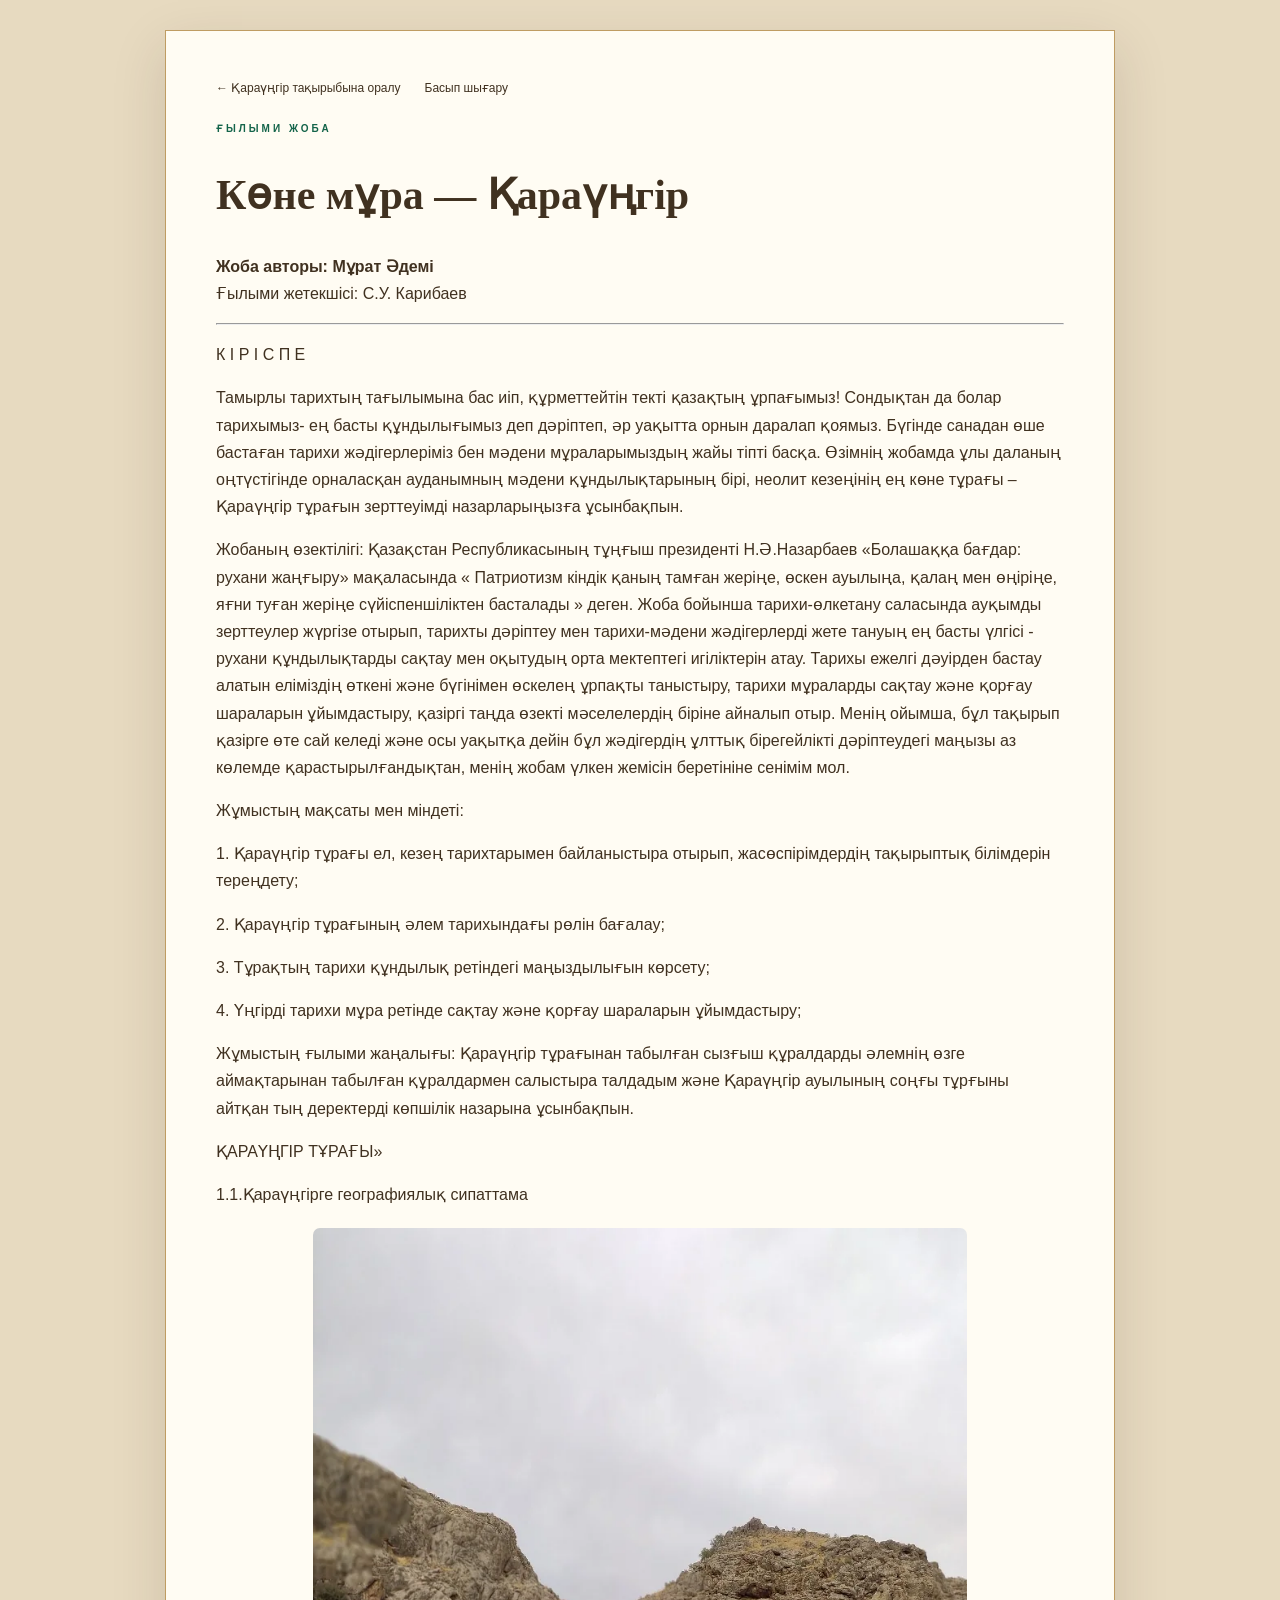
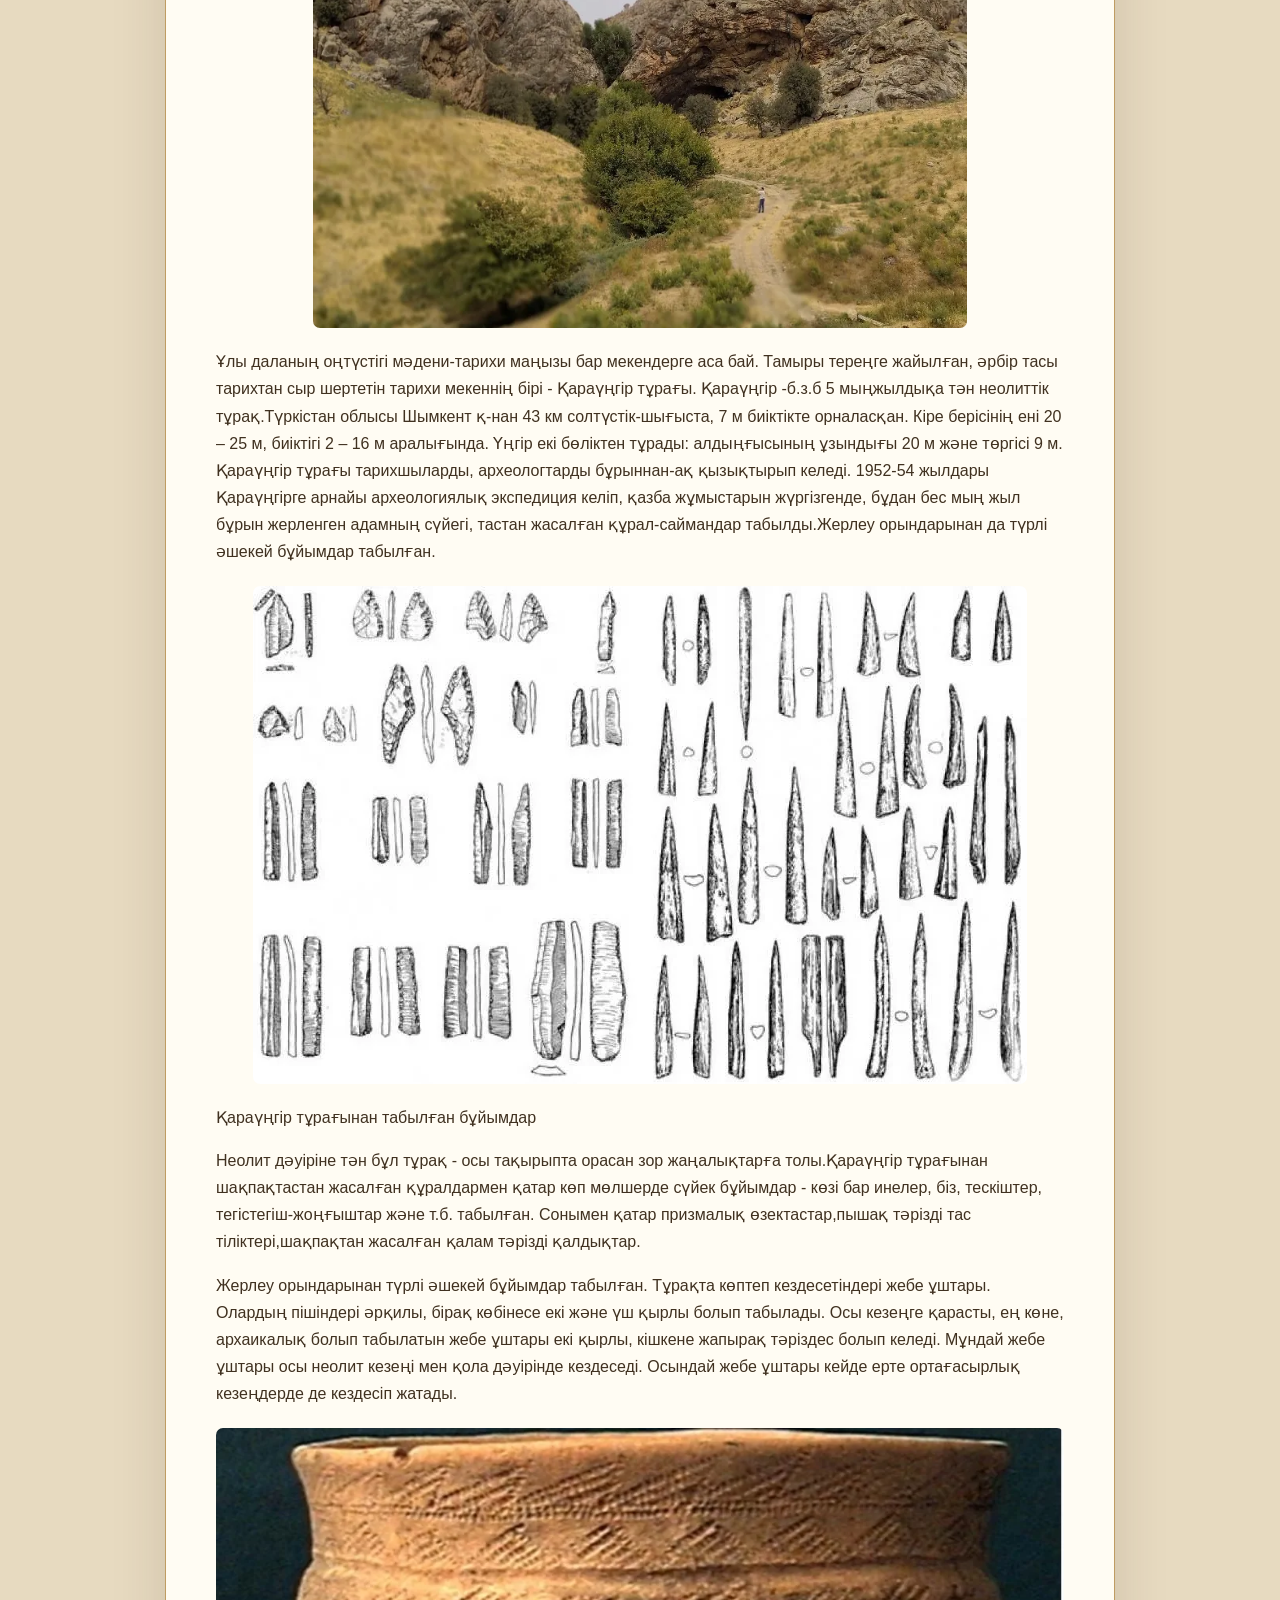
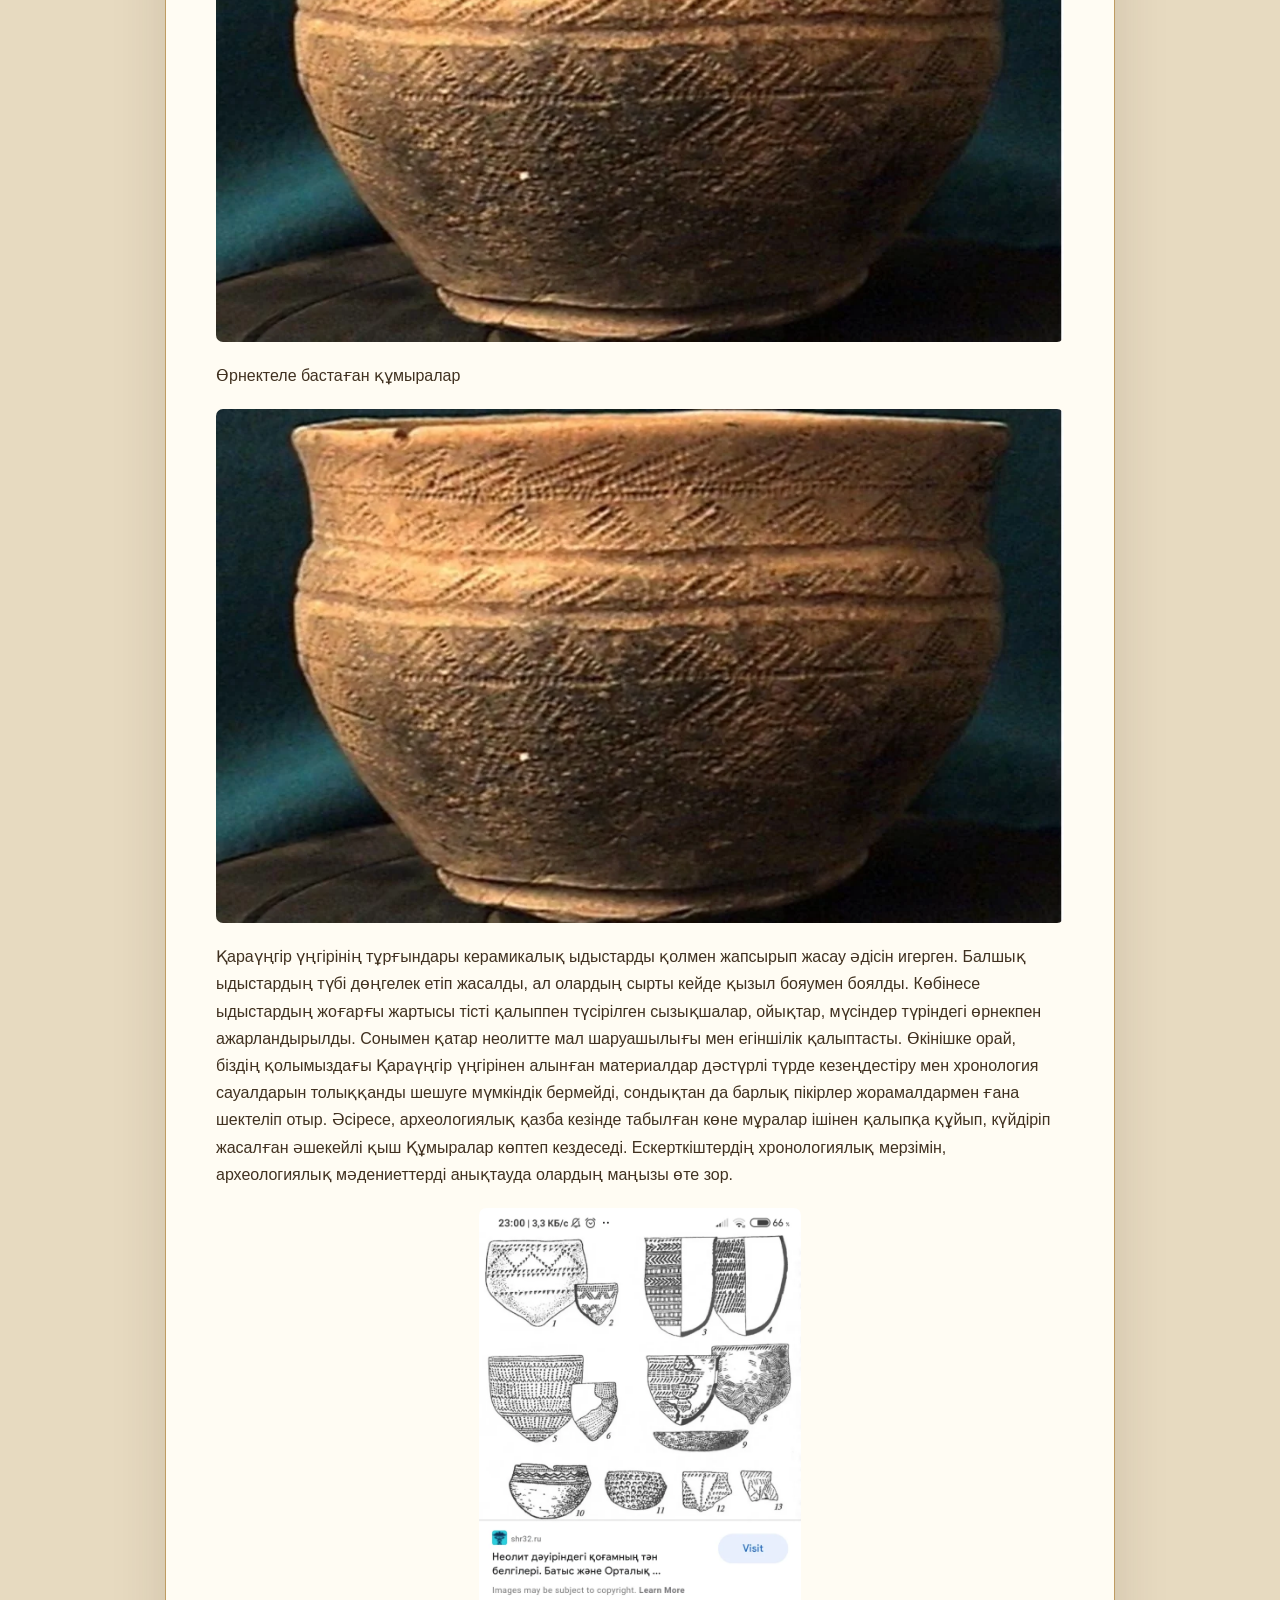
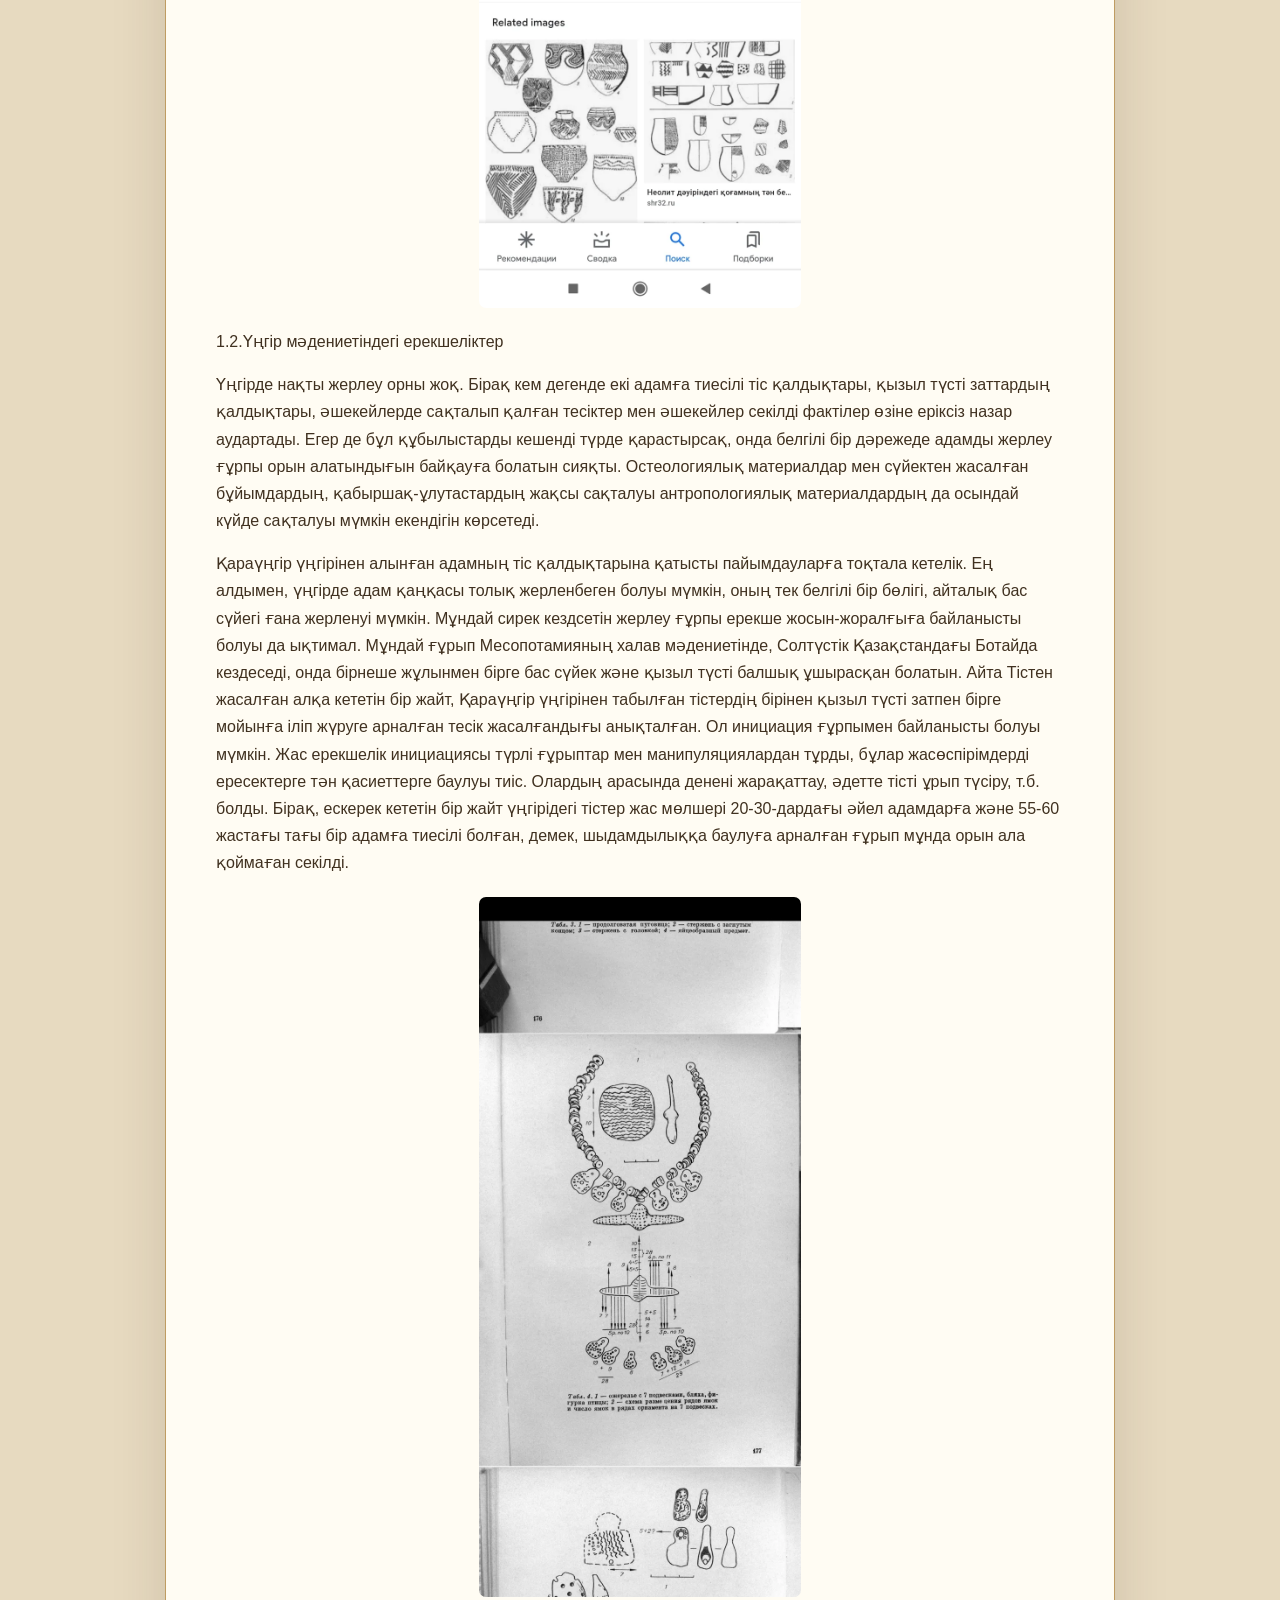
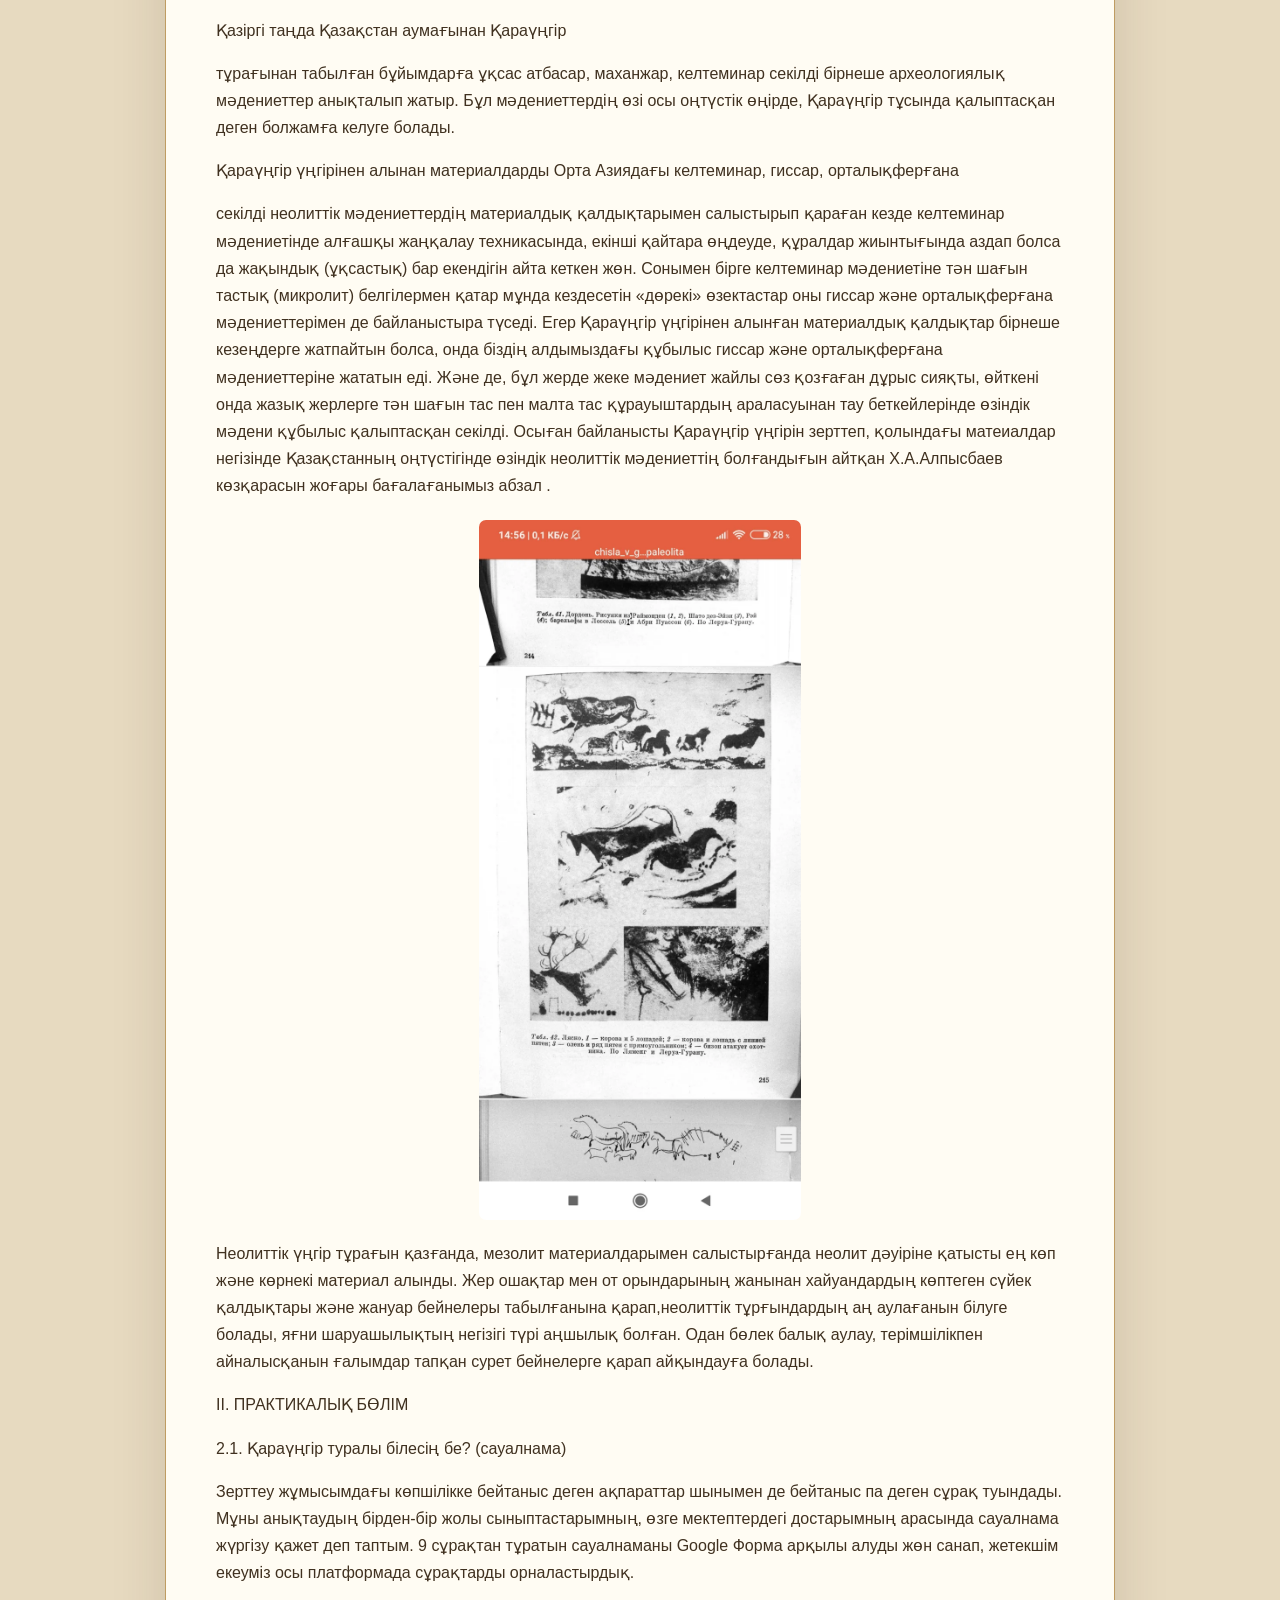
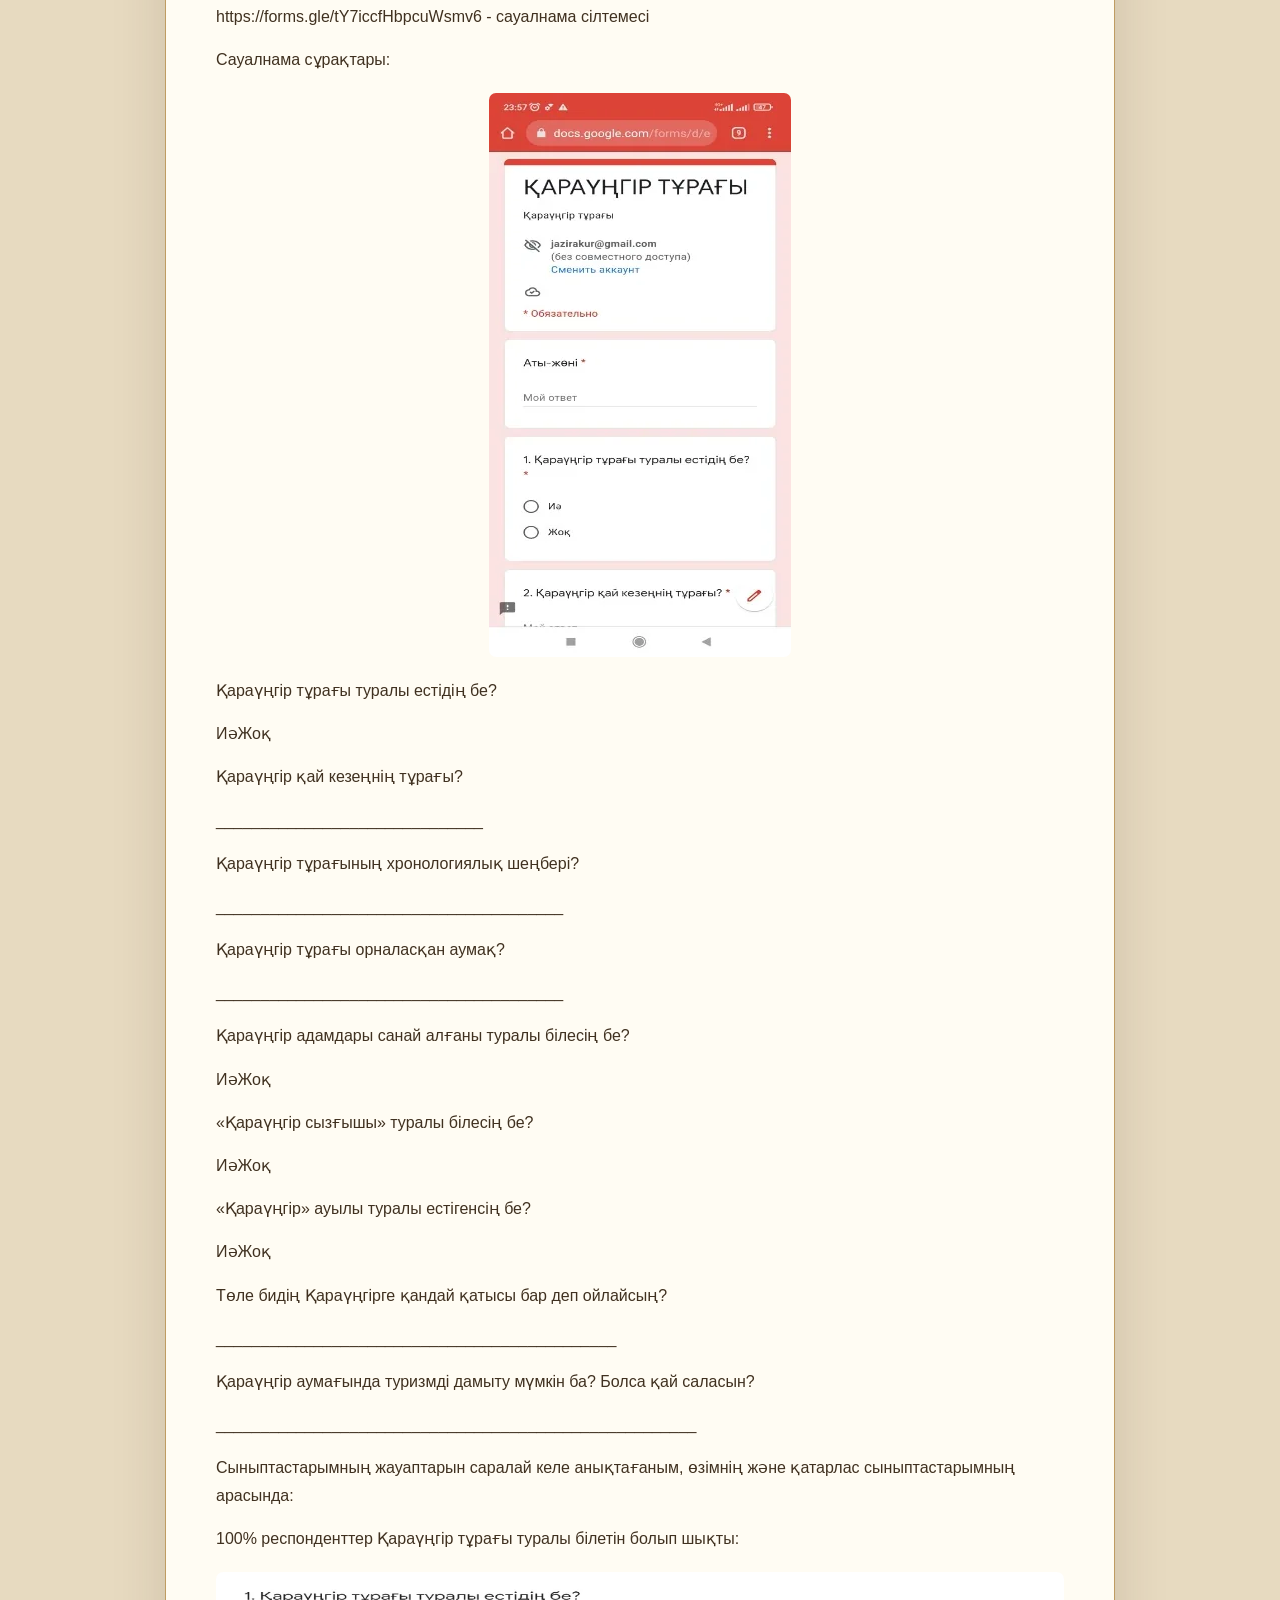
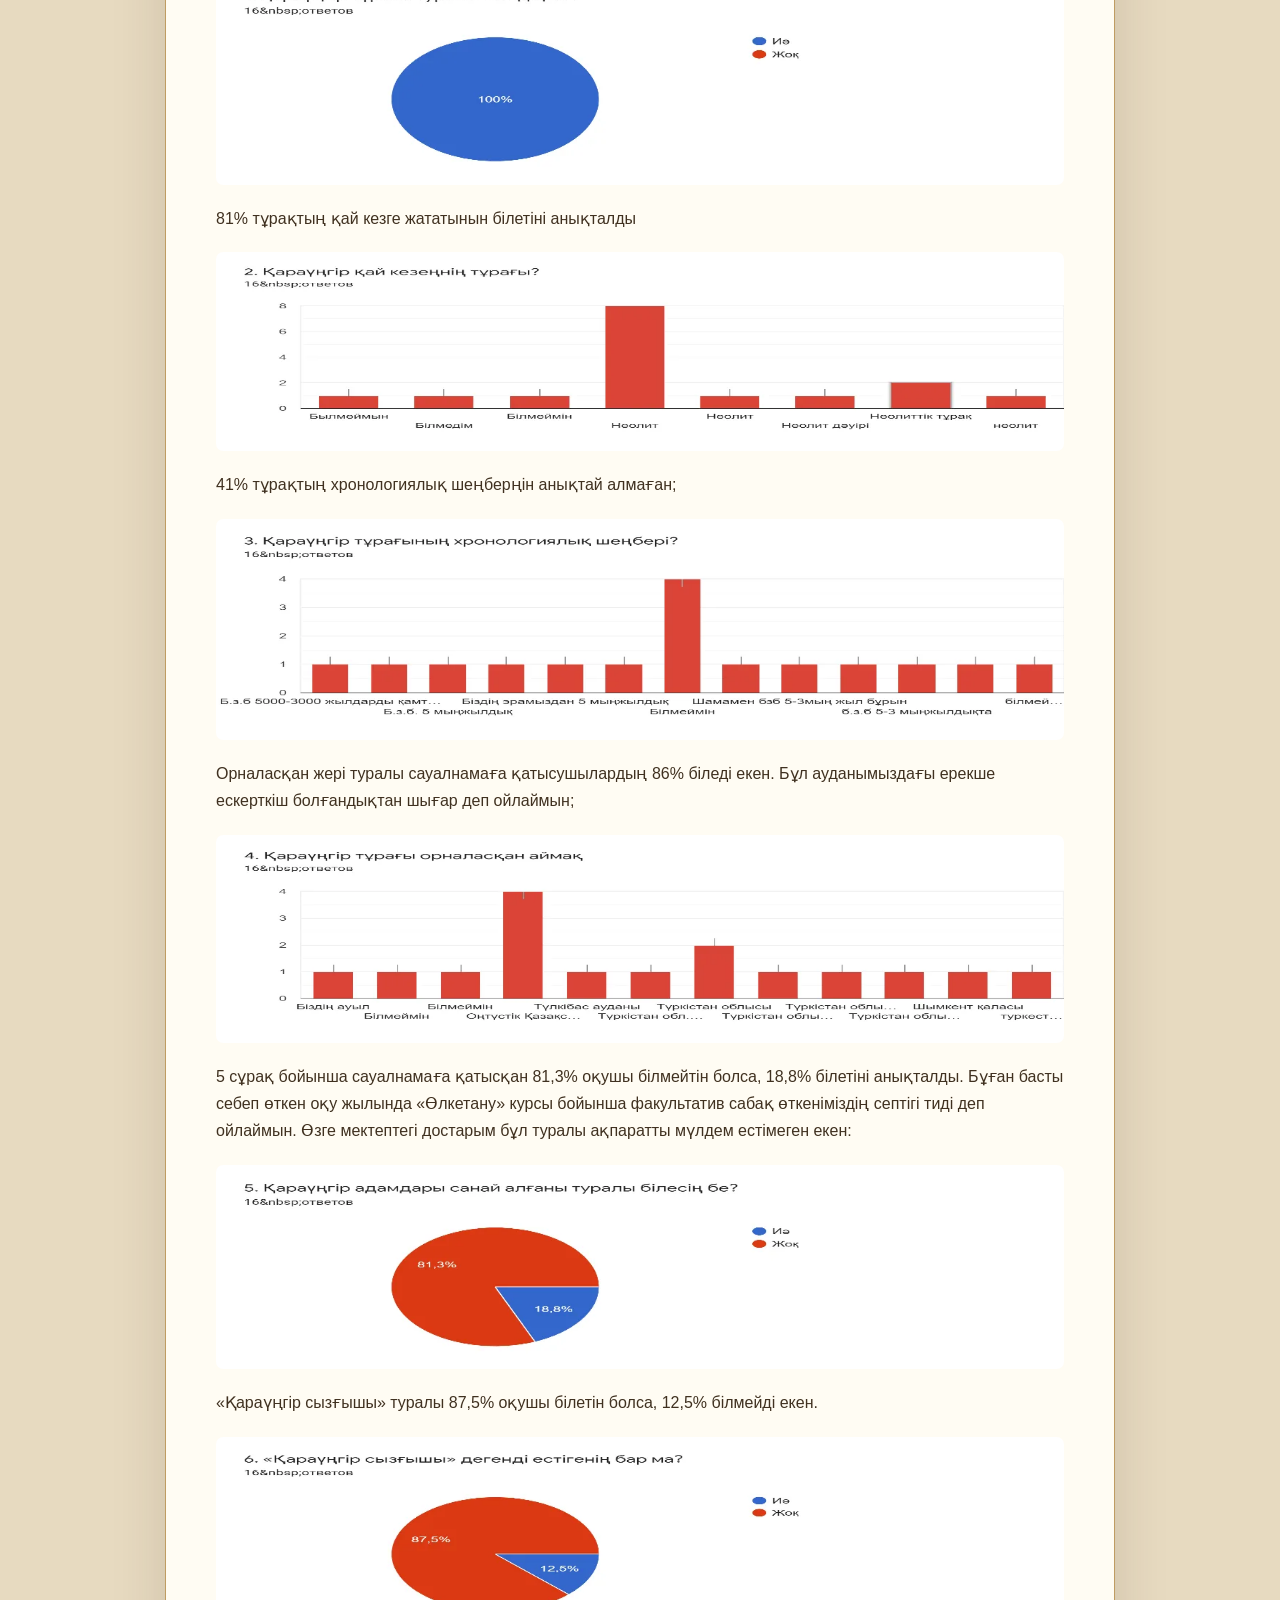
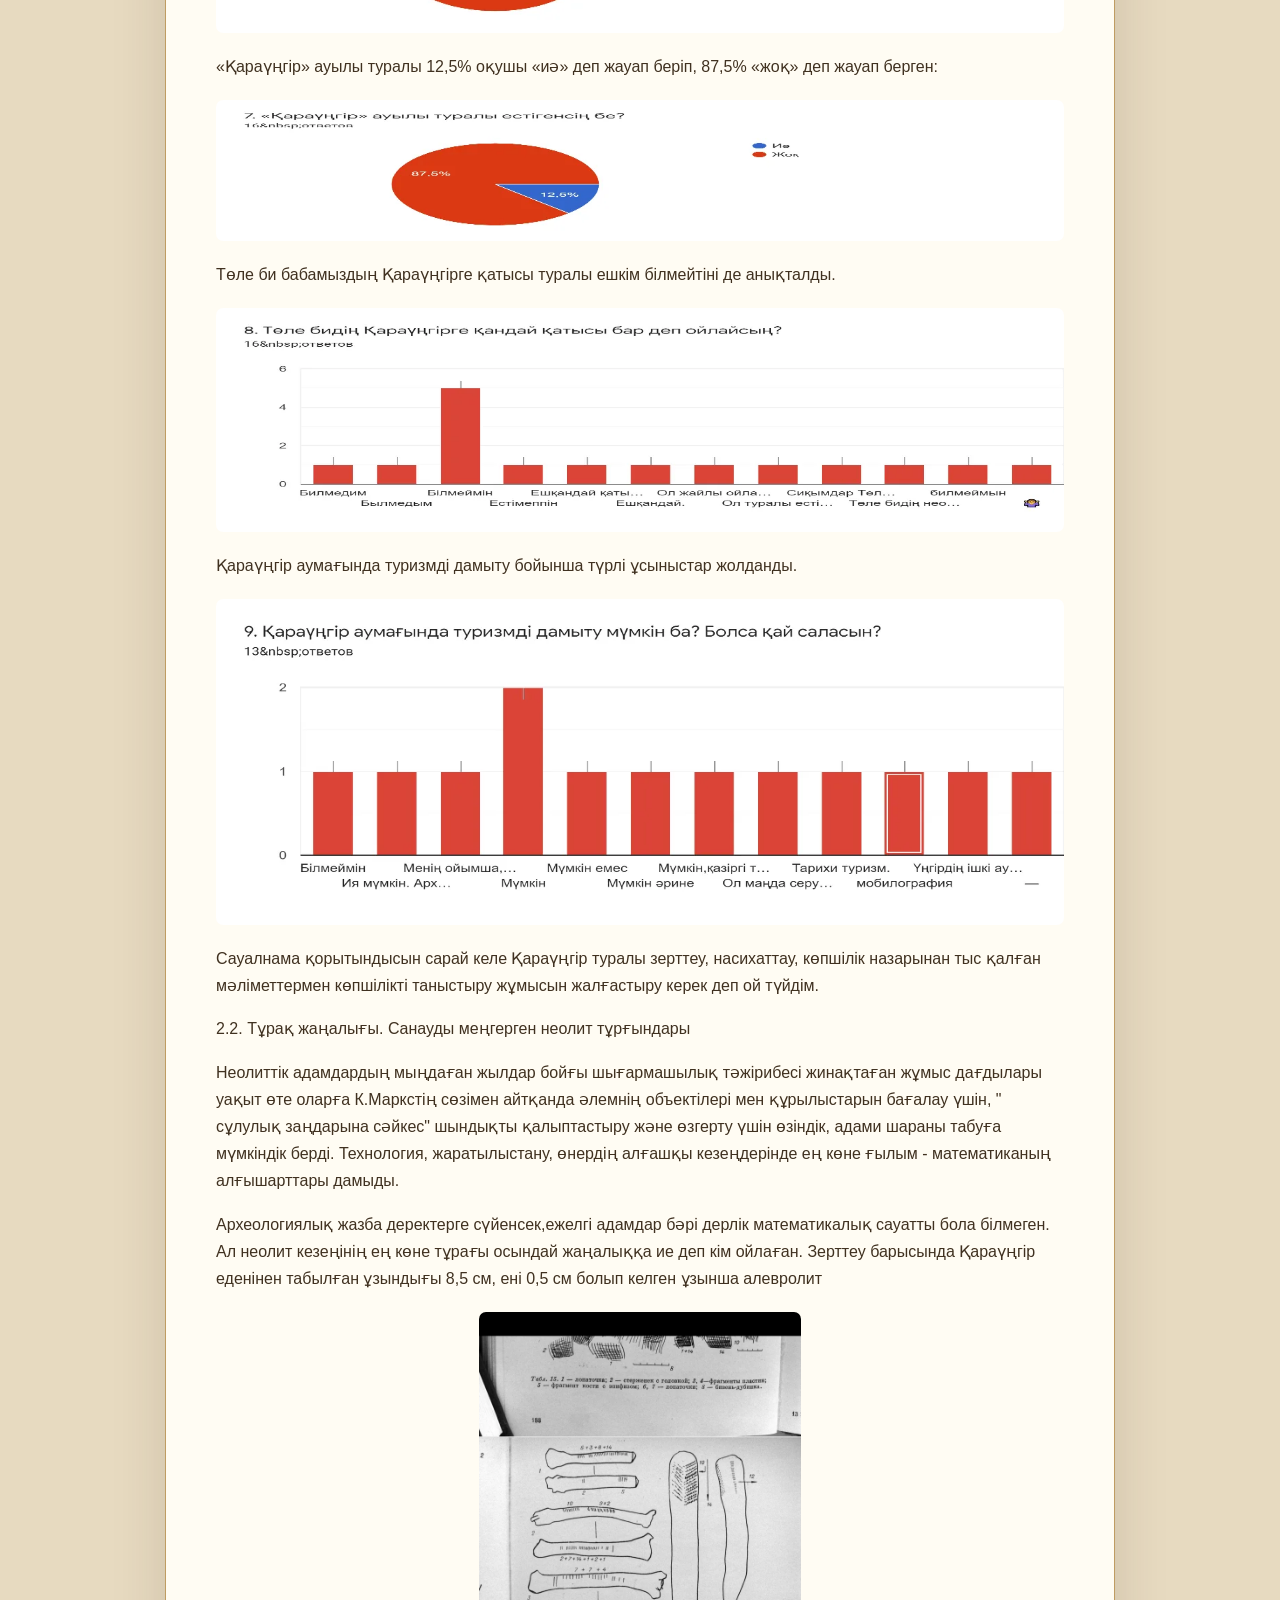
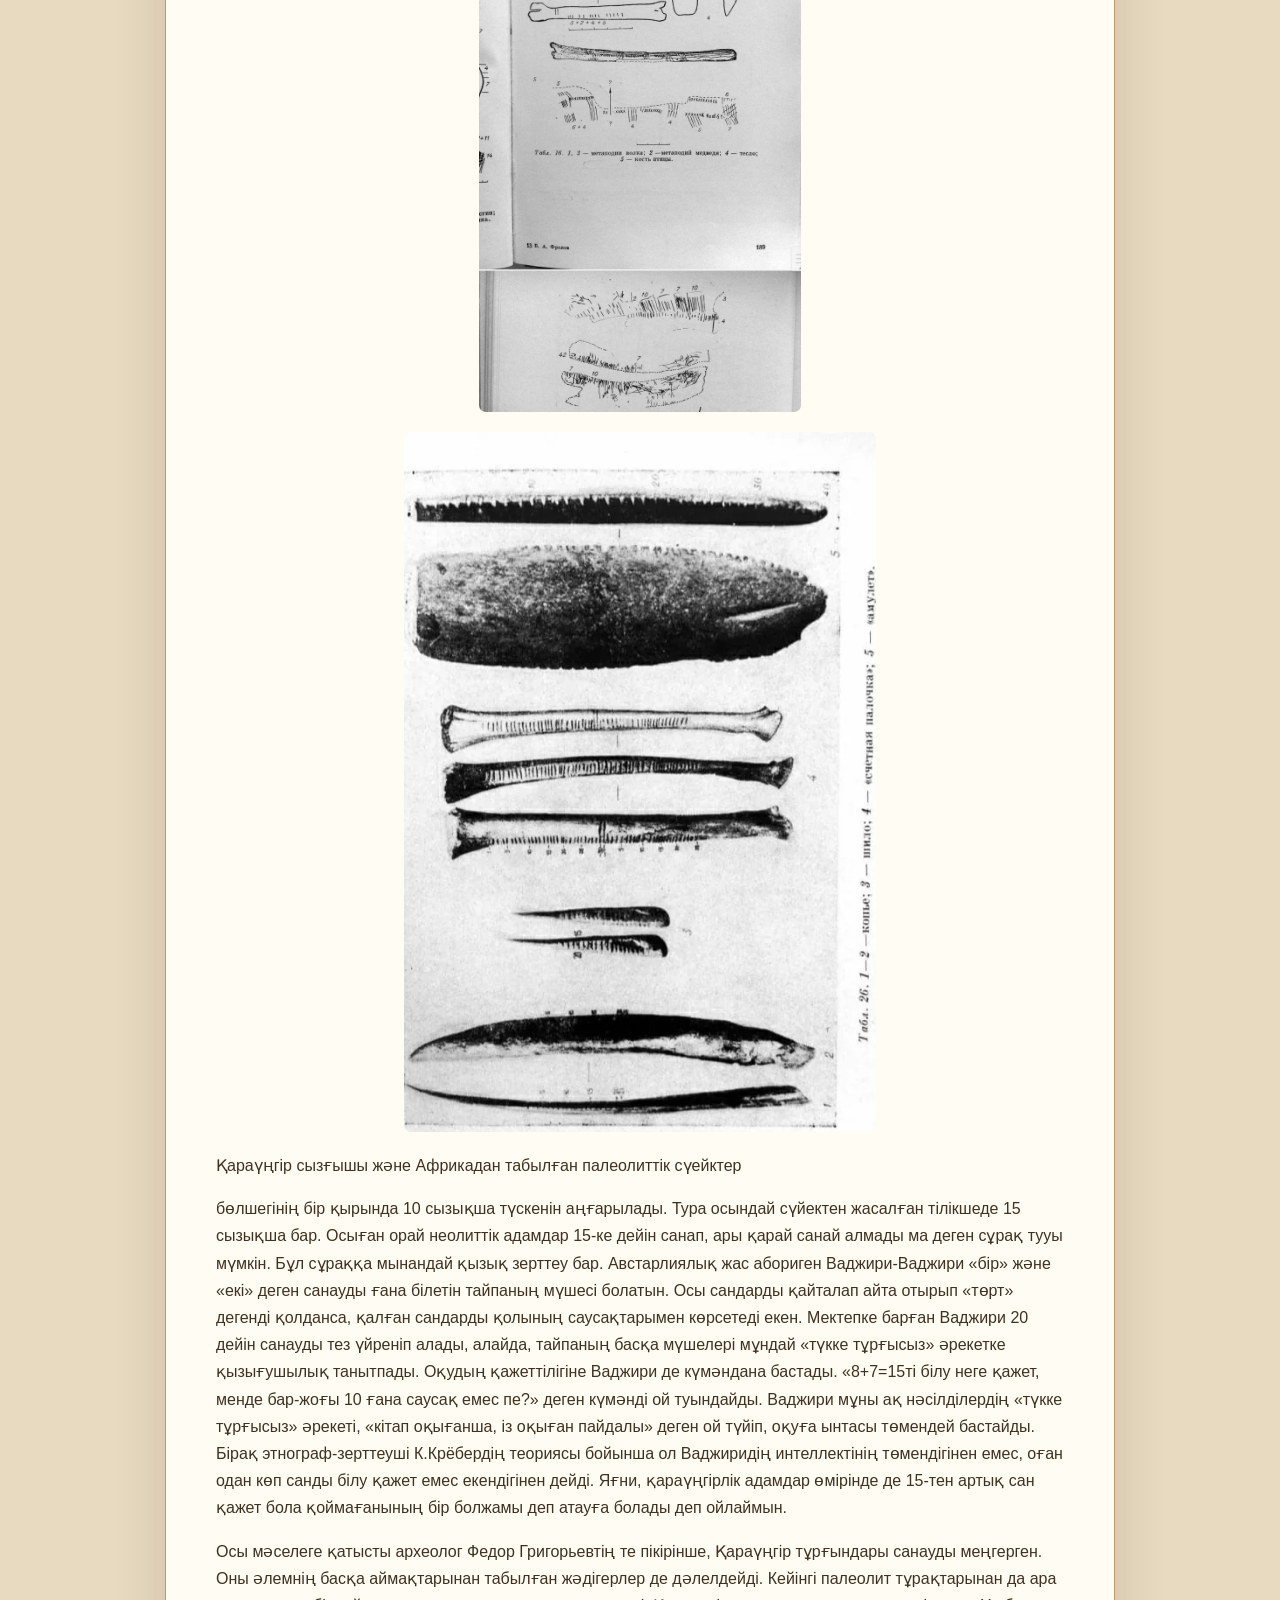
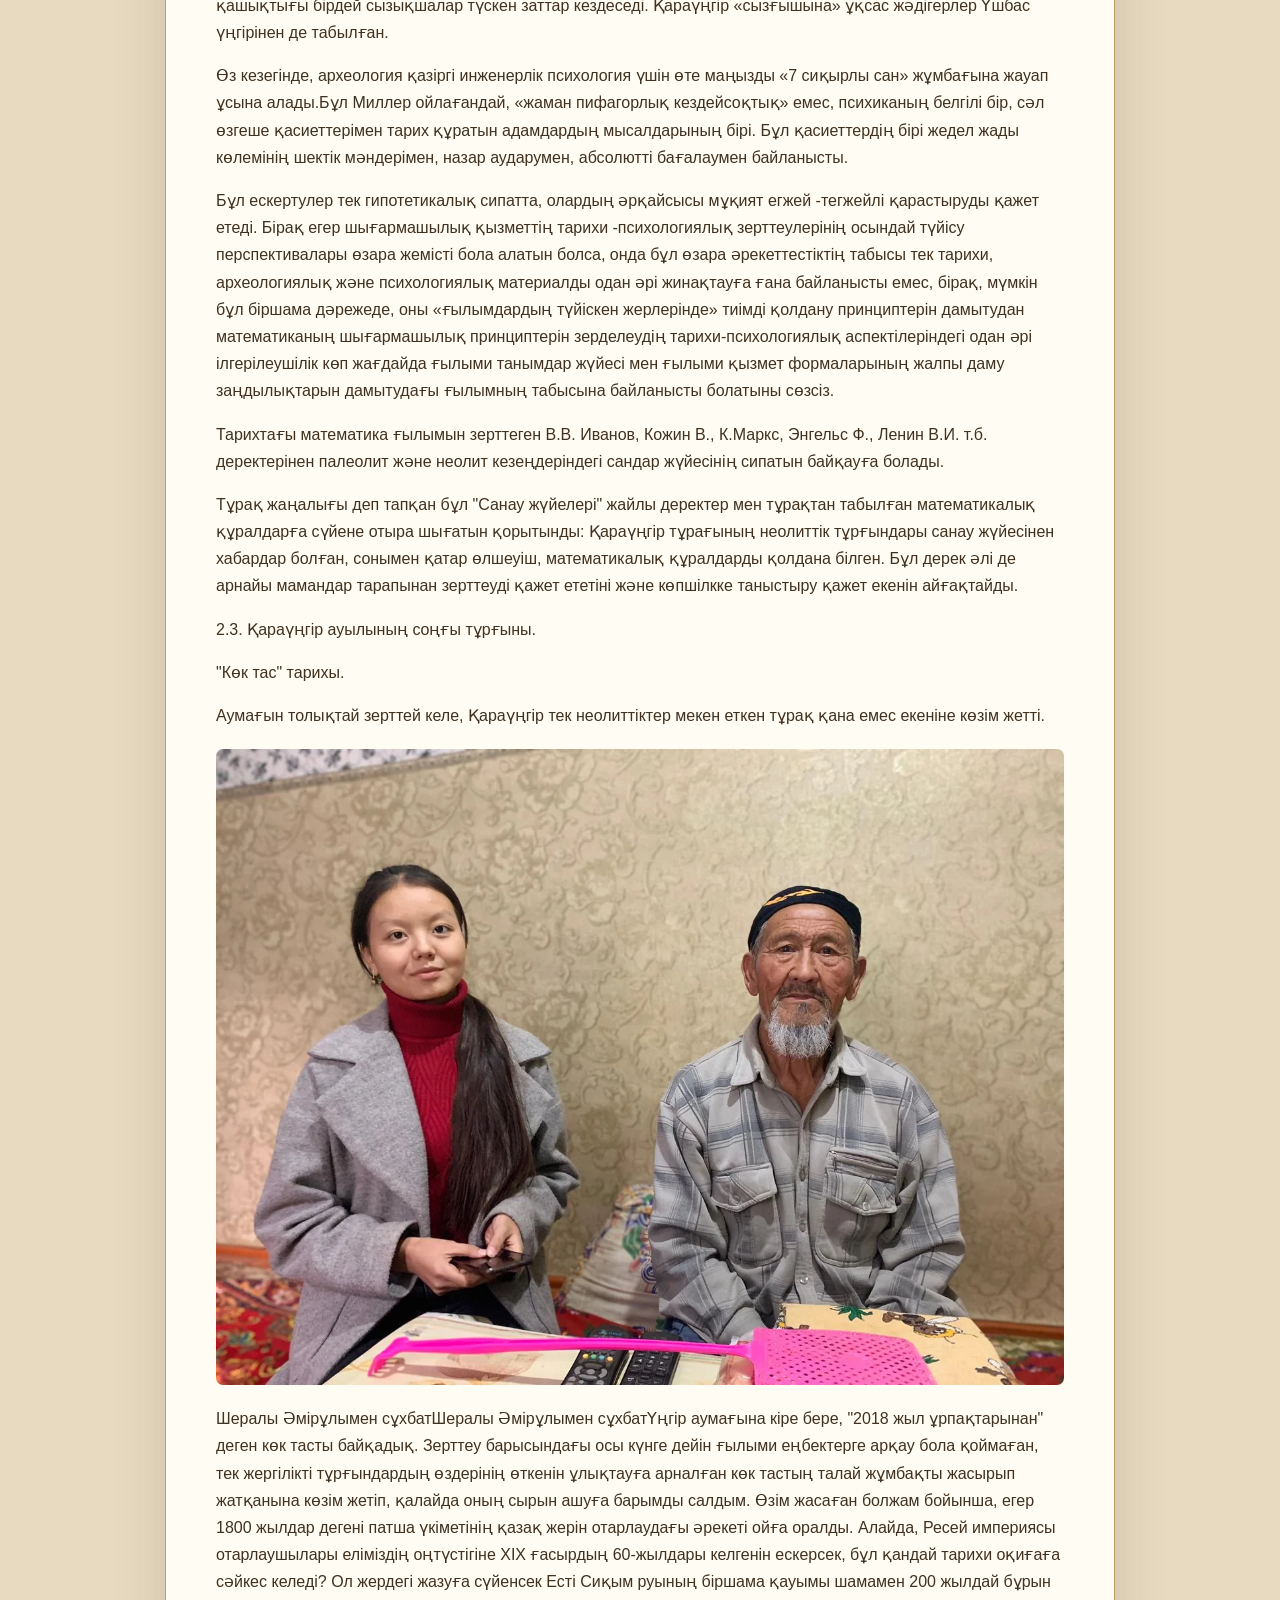
<file: projects/karaungir.html>
<!doctype html><html lang="kk"><head><meta charset="utf-8"><meta name="viewport" content="width=device-width,initial-scale=1"><base href="../"><title>Көне мұра — Қараүңгір | Мұрат Әдемі</title><link rel="stylesheet" href="book.css?v=content4"><style>body{background:#e7dac0}.report{max-width:950px;margin:30px auto;background:#fffcf3;padding:50px;border:1px solid #bf9c62;box-shadow:0 18px 50px #3a251c25}.report h1{font-size:42px}.report p{white-space:pre-line}.report .source-image{max-width:100%;max-height:700px;object-fit:contain}.report nav{margin-bottom:25px}.source-table{border-collapse:collapse;width:100%}.source-table td{border:1px solid #baa781;padding:12px}.source-table-wrap{overflow:auto}@media(max-width:650px){.report{padding:25px;margin:0}.report h1{font-size:32px}}</style></head><body><article class="report"><nav><a href="index.html#topic/2">← Қараүңгір тақырыбына оралу</a><button onclick="window.print()">Басып шығару</button></nav><p class="kicker">ҒЫЛЫМИ ЖОБА</p><h1>Көне мұра — Қараүңгір</h1><p><b>Жоба авторы: Мұрат Әдемі</b><br>Ғылыми жетекшісі: С.У. Карибаев</p><hr><p>К І Р І С П Е</p><p>Тамырлы тарихтың тағылымына бас иіп, құрметтейтін текті қазақтың ұрпағымыз! Сондықтан да болар тарихымыз- ең басты құндылығымыз деп дәріптеп, әр уақытта орнын даралап қоямыз. Бүгінде санадан өше бастаған тарихи жәдігерлеріміз бен мәдени мұраларымыздың жайы тіпті басқа. Өзімнің жобамда ұлы даланың оңтүстігінде орналасқан ауданымның мәдени құндылықтарының бірі, неолит кезеңінің ең көне тұрағы – Қараүңгір тұрағын зерттеуімді назарларыңызға ұсынбақпын.</p><p>Жобаның өзектілігі: Қазақстан Республикасының тұңғыш президенті Н.Ә.Назарбаев «Болашаққа бағдар: рухани жаңғыру» мақаласында « Патриотизм кіндік қаның тамған жеріңе, өскен ауылыңа, қалаң мен өңіріңе, яғни туған жеріңе сүйіспеншіліктен басталады » деген. Жоба бойынша тарихи-өлкетану саласында ауқымды зерттеулер жүргізе отырып, тарихты дәріптеу мен тарихи-мәдени жәдігерлерді жете тануың ең басты үлгісі - рухани құндылықтарды сақтау мен оқытудың орта мектептегі игіліктерін атау. Тарихы ежелгі дәуірден бастау алатын еліміздің өткені және бүгінімен өскелең ұрпақты таныстыру, тарихи мұраларды сақтау және қорғау шараларын ұйымдастыру, қазіргі таңда өзекті мәселелердің біріне айналып отыр.    Менің ойымша, бұл тaқырып қазірге өте сай келеді және осы уақытқа дейін бұл жәдігердің ұлттық бірегейлікті дәріптеудегі маңызы аз көлемде қарастырылғандықтан, менің жобам үлкен жемісін беретініне сенімім мол.</p><p>Жұмыстың мақсаты мен міндеті:</p><p>1. Қараүңгір тұрағы ел, кезең тарихтарымен байланыстыра отырып, жасөспірімдердің тақырыптық білімдерін тереңдету;</p><p>2.  Қараүңгір тұрағының әлем тарихындағы рөлін бағалау;</p><p>3.  Тұрақтың тарихи құндылық ретіндегі маңыздылығын көрсету;</p><p>4. Үңгірді тарихи мұра ретінде сақтау және қорғау шараларын ұйымдастыру;</p><p>Жұмыстың ғылыми жаңалығы: Қараүңгір тұрағынан табылған сызғыш құралдарды әлемнің өзге аймақтарынан табылған құралдармен салыстыра талдадым және Қараүңгір ауылының соңғы тұрғыны айтқан тың деректерді көпшілік назарына ұсынбақпын.</p><p>ҚАРАҮҢГІР  ТҰРАҒЫ»</p><p>1.1.Қараүңгірге географиялық сипаттама</p><img class="source-image" loading="lazy" src="assets/course/69bb716f4438c6ed.webp" alt="Оқу материалындағы иллюстрация" tabindex="0"><p>Ұлы даланың оңтүстігі мәдени-тарихи маңызы бар мекендерге аса бай. Тамыры тереңге жайылған, әрбір тасы тарихтан сыр шертетін  тарихи мекеннің бірі - Қараүңгір тұрағы.  Қараүңгір -б.з.б 5 мыңжылдықа тән неолиттік тұрақ.Түркістан облысы Шымкент қ-нан 43 км  солтүстік-шығыста, 7 м биіктікте  орналасқан. Кіре берісінің ені 20 – 25 м, биіктігі 2 – 16 м аралығында. Үңгір екі  бөліктен тұрады: алдыңғысының ұзындығы 20 м және төргісі 9 м. Қараүңгір тұрағы тарихшыларды, археологтарды бұрыннан-ақ қызықтырып келеді. 1952-54 жылдары Қараүңгірге арнайы археологиялық экспедиция келіп, қазба жұмыстарын жүргізгенде, бұдан бес мың  жыл бұрын жерленген адамның сүйегі, тастан жасалған құрал-саймандар табылды.Жерлеу орындарынан да түрлі әшекей бұйымдар табылған.</p><img class="source-image" loading="lazy" src="assets/course/181f01d514684b77.webp" alt="Оқу материалындағы иллюстрация" tabindex="0"><p>Қараүңгір тұрағынан табылған бұйымдар</p><p>Неолит дәуіріне тән бұл тұрақ -  осы тақырыпта орасан зор жаңалықтарға толы.Қараүңгір тұрағынан шақпақтастан жасалған құралдармен қатар көп мөлшерде сүйек бұйымдар - көзі бар инелер, біз, тескіштер, тегістегіш-жоңғыштар және т.б. табылған. Сонымен қатар призмалық өзектастар,пышақ тәрізді тас тіліктері,шақпақтан жасалған қалам тәрізді қалдықтар.</p><p>Жерлеу орындарынан түрлі әшекей бұйымдар табылған. Тұрақта көптеп кездесетіндері жебе ұштары. Олардың пішіндері әрқилы, бірақ көбінесе екі және үш қырлы болып табылады. Осы кезеңге қарасты, ең көне, архаикалық болып табылатын жебе ұштары екі қырлы, кішкене жапырақ тәріздес болып келеді. Мұндай жебе ұштары осы неолит кезеңі мен қола дәуірінде кездеседі. Осындай жебе ұштары кейде ерте ортағасырлық кезеңдерде де кездесіп жатады.</p><img class="source-image" loading="lazy" src="assets/course/44af35b340cdefef.webp" alt="Оқу материалындағы иллюстрация" tabindex="0"><p>Өрнектеле бастаған құмыралар</p><img class="source-image" loading="lazy" src="assets/course/44af35b340cdefef.webp" alt="Оқу материалындағы иллюстрация" tabindex="0"><p>Қараүңгір үңгірінің тұрғындары керамикалық ыдыстарды қолмен жапсырып жасау әдісін игерген. Балшық ыдыстардың түбі дөңгелек етіп жасалды, ал олардың сырты кейде қызыл бояумен боялды. Көбінесе ыдыстардың жоғарғы жартысы тісті қалыппен түсірілген сызықшалар, ойықтар, мүсіндер түріндегі өрнекпен ажарландырылды.   Сонымен қатар неолитте мал шаруашылығы мен егіншілік қалыптасты. Өкінішке орай, біздің қолымыздағы Қараүңгір үңгірінен алынған материалдар дәстүрлі түрде  кезеңдестіру мен хронология сауалдарын толыққанды шешуге мүмкіндік бермейді, сондықтан да барлық пікірлер жорамалдармен ғана шектеліп отыр. Әсіресе, археологиялық қазба кезінде табылған көне мұралар ішінен қалыпқа құйып, күйдіріп жасалған әшекейлі қыш Құмыралар көптеп кездеседі. Ескерткіштердің хронологиялық мерзімін, археологиялық мәдениеттерді анықтауда олардың маңызы өте зор.</p><img class="source-image" loading="lazy" src="assets/course/98352019ba3bc01e.webp" alt="Оқу материалындағы иллюстрация" tabindex="0"><p>1.2.Үңгір мәдениетіндегі ерекшеліктер</p><p>Үңгірде  нақты жерлеу орны жоқ. Бірақ кем дегенде екі адамға тиесілі тіс қалдықтары, қызыл түсті заттардың қалдықтары, әшекейлерде сақталып қалған тесіктер мен әшекейлер секілді фактілер өзіне еріксіз назар аудартады. Егер де бұл құбылыстарды кешенді түрде қарастырсақ, онда белгілі бір дәрежеде адамды жерлеу ғұрпы орын алатындығын байқауға болатын сияқты. Остеологиялық материалдар мен сүйектен жасалған бұйымдардың, қабыршақ-ұлутастардың жақсы сақталуы антропологиялық материалдардың да осындай күйде сақталуы мүмкін екендігін көрсетеді.</p><p>Қараүңгір үңгірінен алынған адамның тіс қалдықтарына қатысты пайымдауларға тоқтала кетелік. Ең алдымен, үңгірде адам қаңқасы толық жерленбеген болуы мүмкін, оның тек белгілі бір бөлігі, айталық бас сүйегі ғана жерленуі мүмкін. Мұндай сирек кездсетін жерлеу ғұрпы ерекше жосын-жоралғыға байланысты болуы да ықтимал. Мұндай ғұрып Месопотамияның халав мәдениетінде, Солтүстік Қазақстандағы Ботайда кездеседі, онда бірнеше жұлынмен бірге бас сүйек және қызыл түсті балшық ұшырасқан болатын. Айта Тістен жасалған алқа        кететін бір жайт, Қараүңгір үңгірінен табылған тістердің бірінен қызыл түсті затпен бірге мойынға іліп жүруге арналған тесік жасалғандығы анықталған. Ол инициация ғұрпымен байланысты болуы мүмкін. Жас ерекшелік инициациясы түрлі ғұрыптар мен манипуляциялардан тұрды, бұлар жасөспірімдерді ересектерге тән қасиеттерге баулуы тиіс. Олардың арасында денені жарақаттау, әдетте тісті ұрып түсіру, т.б. болды. Бірақ, ескерек кететін бір жайт үңгірідегі тістер жас мөлшері 20-30-дардағы әйел адамдарға және 55-60 жастағы тағы бір адамға тиесілі болған, демек, шыдамдылыққа баулуға арналған ғұрып мұнда орын ала қоймаған секілді.</p><img class="source-image" loading="lazy" src="assets/course/effdb317f6526e79.webp" alt="Оқу материалындағы иллюстрация" tabindex="0"><p>Қазіргі таңда Қазақстан аумағынан Қараүңгір</p><p>тұрағынан табылған бұйымдарға ұқсас атбасар,             маханжар, келтеминар секілді бірнеше археологиялық мәдениеттер анықталып жатыр. Бұл мәдениеттердің өзі осы оңтүстік өңірде, Қараүңгір тұсында қалыптасқан деген болжамға келуге болады.</p><p>Қараүңгір үңгірінен алынан материалдарды Орта Азиядағы келтеминар, гиссар, орталықферғана</p><p>секілді неолиттік мәдениеттердің материалдық қалдықтарымен салыстырып қараған кезде келтеминар мәдениетінде алғашқы жаңқалау техникасында, екінші қайтара өңдеуде, құралдар жиынтығында аздап болса да жақындық (ұқсастық) бар екендігін айта кеткен жөн. Сонымен бірге келтеминар мәдениетіне тән шағын тастық (микролит) белгілермен қатар мұнда кездесетін «дөрекі» өзектастар оны гиссар және орталықферғана мәдениеттерімен де байланыстыра түседі. Егер Қараүңгір үңгірінен алынған материалдық қалдықтар бірнеше кезеңдерге жатпайтын болса, онда біздің алдымыздағы құбылыс гиссар және орталықферғана мәдениеттеріне жататын еді. Және де, бұл жерде жеке мәдениет жайлы сөз қозғаған дұрыс   сияқты, өйткені онда жазық жерлерге тән шағын тас пен малта тас құрауыштардың араласуынан тау беткейлерінде өзіндік мәдени құбылыс қалыптасқан секілді. Осыған байланысты Қараүңгір үңгірін зерттеп, қолындағы матеиалдар негізінде Қазақстанның оңтүстігінде өзіндік неолиттік мәдениеттің болғандығын айтқан Х.А.Алпысбаев көзқарасын жоғары бағалағанымыз абзал .</p><img class="source-image" loading="lazy" src="assets/course/eba027958790e56b.webp" alt="Оқу материалындағы иллюстрация" tabindex="0"><p>Неолиттік үңгір тұрағын қазғанда, мезолит материалдарымен салыстырғанда неолит дәуіріне қатысты ең көп және көрнекі материал алынды. Жер ошақтар мен от орындарының жанынан хайуандардың көптеген сүйек қалдықтары және жануар бейнелеры табылғанына қарап,неолиттік тұрғындардың аң аулағанын білуге болады, яғни шаруашылықтың негізігі түрі аңшылық болған.   Одан бөлек балық аулау, терімшілікпен айналысқанын ғалымдар тапқан сурет бейнелерге қарап айқындауға болады.</p><p>ІІ. ПРАКТИКАЛЫҚ БӨЛІМ</p><p>2.1.  Қараүңгір туралы  білесің бе? (сауалнама)</p><p>Зерттеу жұмысымдағы көпшілікке бейтаныс деген ақпараттар шынымен де бейтаныс па деген сұрақ туындады. Мұны анықтаудың бірден-бір жолы сыныптастарымның, өзге мектептердегі достарымның арасында сауалнама жүргізу қажет деп таптым.  9  сұрақтан тұратын сауалнаманы Google Форма арқылы алуды жөн санап, жетекшім екеуміз осы платформада сұрақтарды орналастырдық.</p><p>https://forms.gle/tY7iccfHbpcuWsmv6 - сауалнама сілтемесі</p><p>Сауалнама сұрақтары:</p><img class="source-image" loading="lazy" src="assets/course/8b9ccda394f2b236.webp" alt="Оқу материалындағы иллюстрация" tabindex="0"><p>Қараүңгір тұрағы туралы естідің бе?</p><p>ИәЖоқ</p><p>Қараүңгір қай кезеңнің тұрағы?</p><p>______________________________</p><p>Қараүңгір тұрағының хронологиялық шеңбері?</p><p>_______________________________________</p><p>Қараүңгір тұрағы орналасқан аумақ?</p><p>_______________________________________</p><p>Қараүңгір адамдары санай алғаны туралы білесің бе?</p><p>ИәЖоқ</p><p>«Қараүңгір сызғышы» туралы білесің бе?</p><p>ИәЖоқ</p><p>«Қараүңгір» ауылы туралы естігенсің бе?</p><p>ИәЖоқ</p><p>Төле бидің Қараүңгірге қандай қатысы бар деп ойлайсың?</p><p>_____________________________________________</p><p>Қараүңгір аумағында туризмді дамыту мүмкін ба? Болса қай саласын?</p><p>______________________________________________________</p><p>Сыныптастарымның жауаптарын саралай келе анықтағаным, өзімнің және қатарлас сыныптастарымның арасында:</p><p>100%  респонденттер Қараүңгір тұрағы туралы білетін болып шықты:</p><img class="source-image" loading="lazy" src="assets/course/50735767963d3038.webp" alt="Оқу материалындағы иллюстрация" tabindex="0"><p>81% тұрақтың қай кезге жататынын білетіні анықталды</p><img class="source-image" loading="lazy" src="assets/course/cbddf85a021ef522.webp" alt="Оқу материалындағы иллюстрация" tabindex="0"><p>41%  тұрақтың хронологиялық шеңберңін анықтай алмаған;</p><img class="source-image" loading="lazy" src="assets/course/810a31a0a468cce3.webp" alt="Оқу материалындағы иллюстрация" tabindex="0"><p>Орналасқан жері туралы сауалнамаға қатысушылардың 86% біледі екен. Бұл ауданымыздағы ерекше  ескерткіш болғандықтан шығар деп ойлаймын;</p><img class="source-image" loading="lazy" src="assets/course/3eb442c26f101801.webp" alt="Оқу материалындағы иллюстрация" tabindex="0"><p>5 сұрақ бойынша сауалнамаға қатысқан 81,3%  оқушы білмейтін болса, 18,8% білетіні анықталды. Бұған басты себеп өткен оқу жылында «Өлкетану» курсы бойынша факультатив сабақ өткеніміздің септігі тиді деп ойлаймын. Өзге мектептегі достарым бұл туралы ақпаратты мүлдем естімеген екен:</p><img class="source-image" loading="lazy" src="assets/course/830beb23d098f46e.webp" alt="Оқу материалындағы иллюстрация" tabindex="0"><p>«Қараүңгір сызғышы» туралы 87,5% оқушы білетін болса, 12,5% білмейді екен.</p><img class="source-image" loading="lazy" src="assets/course/64131ffda8ea8549.webp" alt="Оқу материалындағы иллюстрация" tabindex="0"><p>«Қараүңгір» ауылы туралы 12,5%  оқушы «иә» деп жауап беріп, 87,5% «жоқ» деп жауап берген:</p><img class="source-image" loading="lazy" src="assets/course/3aec2c5ef2803b2e.webp" alt="Оқу материалындағы иллюстрация" tabindex="0"><p>Төле би бабамыздың Қараүңгірге қатысы туралы ешкім білмейтіні де анықталды.</p><img class="source-image" loading="lazy" src="assets/course/8fc70b637fb1a1fb.webp" alt="Оқу материалындағы иллюстрация" tabindex="0"><p>Қараүңгір аумағында туризмді дамыту бойынша түрлі ұсыныстар жолданды.</p><img class="source-image" loading="lazy" src="assets/course/4cf9850147bb033f.webp" alt="Оқу материалындағы иллюстрация" tabindex="0"><p>Сауалнама қорытындысын сарай келе Қараүңгір туралы зерттеу, насихаттау, көпшілік назарынан тыс қалған мәліметтермен көпшілікті таныстыру жұмысын жалғастыру керек деп ой түйдім.</p><p>2.2. Тұрақ жаңалығы. Санауды меңгерген неолит тұрғындары</p><p>Неолиттік адамдардың мыңдаған жылдар бойғы шығармашылық тәжірибесі жинақтаған жұмыс дағдылары уақыт өте оларға К.Маркстің сөзімен айтқанда әлемнің объектілері мен құрылыстарын бағалау үшін,  &quot; сұлулық заңдарына сәйкес&quot; шындықты қалыптастыру және өзгерту үшін өзіндік, адами шараны табуға мүмкіндік берді. Технология, жаратылыстану, өнердің алғашқы кезеңдерінде ең көне ғылым - математиканың алғышарттары дамыды.</p><p>Археологиялық жазба деректерге сүйенсек,ежелгі адамдар бәрі дерлік математикалық сауатты бола білмеген. Ал неолит кезеңінің ең көне тұрағы  осындай жаңалыққа ие деп кім ойлаған. Зерттеу барысында Қараүңгір еденінен табылған ұзындығы 8,5 см, ені 0,5 см болып келген ұзынша алевролит</p><img class="source-image" loading="lazy" src="assets/course/77f0a28adb3399f8.webp" alt="Оқу материалындағы иллюстрация" tabindex="0"><img class="source-image" loading="lazy" src="assets/course/00b9a3c2f22cd969.webp" alt="Оқу материалындағы иллюстрация" tabindex="0"><p>Қараүңгір сызғышы және Африкадан табылған палеолиттік сүейктер</p><p>бөлшегінің бір қырында 10 сызықша түскенін аңғарылады. Тура осындай сүйектен жасалған тілікшеде 15 сызықша бар.  Осыған орай неолиттік адамдар 15-ке дейін санап, ары қарай санай алмады ма деген сұрақ тууы мүмкін. Бұл сұраққа мынандай қызық зерттеу бар. Австарлиялық жас абориген Ваджири-Ваджири «бір» және «екі» деген санауды ғана білетін тайпаның мүшесі болатын. Осы сандарды қайталап айта отырып «төрт» дегенді қолданса, қалған сандарды қолының саусақтарымен көрсетеді екен. Мектепке барған Ваджири 20 дейін санауды тез үйреніп алады, алайда, тайпаның басқа мүшелері мұндай «түкке тұрғысыз» әрекетке қызығушылық танытпады. Оқудың қажеттілігіне Ваджири де күмәндана бастады. «8+7=15ті білу неге қажет, менде бар-жоғы 10 ғана саусақ емес пе?» деген күмәнді ой туындайды. Ваджири мұны ақ нәсілділердің «түкке тұрғысыз» әрекеті, «кітап оқығанша, із оқыған пайдалы» деген ой түйіп, оқуға ынтасы төмендей бастайды. Бірақ этнограф-зерттеуші К.Крёбердің теориясы бойынша ол Ваджиридің интеллектінің төмендігінен емес,  оған одан көп санды білу қажет емес екендігінен дейді. Яғни, қараүңгірлік адамдар өмірінде де 15-тен артық сан қажет бола қоймағанының бір болжамы деп атауға болады деп ойлаймын.</p><p>Осы мәселеге қатысты археолог Федор Григорьевтің те  пікірінше, Қараүңгір тұрғындары санауды меңгерген. Оны әлемнің басқа аймақтарынан табылған жәдігерлер де дәлелдейді. Кейінгі палеолит тұрақтарынан да ара қашықтығы бірдей сызықшалар түскен заттар кездеседі. Қараүңгір «сызғышына»  ұқсас жәдігерлер Үшбас үңгірінен де табылған.</p><p>Өз кезегінде, археология қазіргі инженерлік психология үшін өте маңызды «7 сиқырлы сан» жұмбағына жауап ұсына алады.Бұл Миллер ойлағандай, «жаман пифагорлық кездейсоқтық» емес, психиканың белгілі бір, сәл өзгеше қасиеттерімен тарих құратын адамдардың мысалдарының бірі. Бұл қасиеттердің бірі жедел жады көлемінің шектік мәндерімен, назар аударумен, абсолютті бағалаумен байланысты.</p><p>Бұл ескертулер тек гипотетикалық сипатта, олардың әрқайсысы мұқият егжей -тегжейлі қарастыруды қажет етеді. Бірақ егер шығармашылық қызметтің тарихи -психологиялық зерттеулерінің осындай түйісу перспективалары өзара жемісті бола алатын болса, онда бұл өзара әрекеттестіктің табысы тек тарихи, археологиялық және психологиялық материалды одан әрі жинақтауға ғана байланысты емес, бірақ, мүмкін бұл біршама дәрежеде, оны «ғылымдардың түйіскен жерлерінде» тиімді қолдану принциптерін дамытудан математиканың шығармашылық принциптерін зерделеудің тарихи-психологиялық аспектілеріндегі одан әрі ілгерілеушілік көп жағдайда ғылыми танымдар жүйесі мен ғылыми қызмет формаларының жалпы даму заңдылықтарын дамытудағы ғылымның табысына байланысты болатыны сөзсіз.</p><p>Тарихтағы математика ғылымын зерттеген В.В. Иванов, Кожин В., К.Маркс, Энгельс Ф., Ленин В.И. т.б. деректерінен палеолит және неолит кезеңдеріндегі сандар жүйесінің сипатын байқауға болады.</p><p>Тұрақ жаңалығы деп тапқан бұл &quot;Санау жүйелері&quot; жайлы деректер мен тұрақтан табылған математикалық құралдарға сүйене отыра шығатын қорытынды: Қараүңгір тұрағының неолиттік тұрғындары санау жүйесінен хабардар болған, сонымен қатар өлшеуіш, математикалық құралдарды қолдана білген. Бұл дерек әлі де арнайы мамандар тарапынан зерттеуді қажет ететіні және көпшілкке таныстыру қажет екенін айғақтайды.</p><p>2.3. Қараүңгір ауылының соңғы тұрғыны.</p><p>&quot;Көк тас&quot; тарихы.</p><p>Аумағын толықтай зерттей келе, Қараүңгір тек неолиттіктер мекен еткен тұрақ қана емес екеніне көзім жетті.</p><img class="source-image" loading="lazy" src="assets/course/2db4fe1cd60eece3.webp" alt="Оқу материалындағы иллюстрация" tabindex="0"><p>Шералы Әмірұлымен сұхбатШералы Әмірұлымен сұхбатҮңгір аумағына кіре бере, &quot;2018 жыл ұрпақтарынан&quot; деген  көк тасты байқадық. Зерттеу барысындағы осы күнге дейін ғылыми еңбектерге арқау бола қоймаған, тек жергілікті тұрғындардың өздерінің өткенін ұлықтауға арналған көк тастың талай жұмбақты жасырып жатқанына көзім жетіп, қалайда оның сырын ашуға барымды салдым. Өзім жасаған болжам бойынша, егер 1800 жылдар дегені патша үкіметінің қазақ жерін отарлаудағы әрекеті ойға оралды. Алайда, Ресей империясы отарлаушылары еліміздің оңтүстігіне XІХ ғасырдың 60-жылдары келгенін ескерсек, бұл қандай тарихи оқиғаға сәйкес келеді?  Ол жердегі жазуға сүйенсек Есті Сиқым руының біршама қауымы шамамен 200 жылдай  бұрын осы  маңды мекен етсе керек. Иә, шешуі қиын жұмбақ сол  жұмбақ күйі кетеді ма дегенімде, «Мақталы» ауылында осы дерек туралы терең білмесе де, біршама хабар бере алатын ақсақалдың тұратынын естіп, сол ауылға жол тарттық.</p><img class="source-image" loading="lazy" src="assets/course/3bb947cd542a6b12.webp" alt="Оқу материалындағы иллюстрация" tabindex="0"><p>Осы кезеңнің жайын білетін, сол аумақта өмір сүрген халықтардың соңғы көзі. Сұрастыра жүріп ақсақалдың үйін таптық. Атамыздың 84- жасқа келген туған күнін тойлап жатқан отбасылық шағын мерекенің үстіне дөп түскеніміз,  тарихи оқиға болды деп атасақ артық айтқанымыз болмас. Өзін Шералы Әмірұлы деп таныстырған абыз ата Сиқымның ішіндегі Бораттың Есті руынан тараған ұрпағы екен. Бүгінгі Қараүңгір тұрағына 3-4 шақырымдай жетпей ХХ ғасырдың 50-жылдарына дейін «Қараүңгір» ауылы болған екен. Шералы ата 6-сыныпқа дейін (7-сыныптан интернатқа ауысады)  7-шақырым жердегі «Мақталы» ауылына қатынап оқыған. Білімге деген құштарлығы әлі күнге дейін сөнбегенін, түрлі баспасөз құралдарының, әдеби кітаптардың сөреде тұрғанынан байқауға болады.</p><p>Шералы  ақсақалдан көк тастың сырын сұрадым. Ақсақалдың айтуынша   осыдан  200 жыл емес, 300 жылдай бұрын, Қаратау етегіндегі Талдыбұлақ деген мекеннен осы жерді таңдап,</p><p>&quot;Қараүңгір&quot; ауылының орны&quot;Қараүңгір&quot; ауылының орныСиқымдар бастаған  40 рулы елді Төле би өз батасын беріп, көшірсе керек. Шығарып салып, батасын бере отырып Төле би бабамыз: «Барлығың үлкен деп Сиқымға бағыныңдар. Бір атаның баласындай болып, қыз алысып, қыз берісуді тоқтатыңдар. Туған бауырлардай болып бірліктерің бұзылмасын» деген екен. Бір кездері Ысты, Тарақты, Албан рулары Сиқыммен бір атаның балаларындай тату-тәтті өмір сүрген екен. Осы кезге дейін Төле би бабамыздың өсиетін берік ұстанған атаның ұрпақтары, бүгінде бөліне бастапты. Бөлінудің алды әрине қыз алысу болған екен.  Мұндай келеңсіз оқиғаға налыған ақсақал, қазақтың «бата бұзған оңбас, баталы ел азбас» деген даналы сөзін еске алды.</p><img class="source-image" loading="lazy" src="assets/course/c49ad2b75b261268.webp" alt="Оқу материалындағы иллюстрация" tabindex="0"><p>Шералы атамыздың арғы бабалары көшіп келгеннен жылдары осы Қараүңгір тұрағы аумағын қоныс етіп, егін егіп, мал бағыпты. Шатқалдың етегіне орналасқан жер шаруашылықтың кез-келген түрімен айналысуға мүмкіндік береді. Бүгінде мұнда алма бағы жайқалып өсіп тұрғанын көруге болады.</p><p>«Қараүңгір» аулының соңғы тұрғындары Шералы Әмірұлы атамыз бен немере інісі Әбдімомын Ермахамбетұлы екен. Шералы ата зейнетке шыққанша колхозда есепші болса, Ермахамбет ата  40 жылдай мектепте қызмет еткен екен. Екеуі де бүгін немере-шөберемен ұрпақ сабақтастығын жалғастырып, дүйім елге өнеге болып отырған отбасылар. Шералы, Әбдімомын аталар осы күнге дейін «Мақталы» ауылында тұрып жатыр. Шералы Әмірұлымен сұхбаттаса келе көптеген тарихқа қанық болдық. Сиқымнан тараған Қарағойлы, одан Тоғатай, Борат деген ұрпақ тараған. Есті Бораттың жалғыз баласы болыпты, бұл кісілер Естіден  тараған ұрпақ көрінеді.</p><p>ХХ ғасырдың  50-жылдары ел Мақталыға қоныс аударып, Қараүңгір ауылындағы тіршілік тоқтайды. Ол жылдары Шералы атамыз 16 жаста болған. Ал қазір 84 жасқа жетіп немерелеріне осы жайттарды тарих етіп баяндап беруде. Кейіннен, көшіп кетсе де, «Сиқым бабаларымыз жерленген, ежелгі қоныс» деп, бұл маңға келіп жылда сиқым ұрпақтары дұға бағыштап, құран оқытып кетеді екен. Киелі жер деп &quot;Қараүңгір әулие&quot; деген есім беріпті.  Қараүңгір тұрағының тұсына орнатылған көк тас құпиясын осылай аштық. Шералы ағамызбен сұхбаттасуда біраз тарихи жайтқа қанық болдым.</p><p>2.4.  Қараүңгір тұрағы маңында туризмді дамыту</p><p>Қараүңгір тұрағын бар әлем білмесе де,оның әлемдік тарихқа қосар үлесі зор. Осы жайтқа келгенде, &quot;неге бұл жерде де туризмді дамытпасқа?&quot; деген ой келеді. Қазіргі таңда дүниежүзілік мәнге ие болып отырған саяхат саласында &quot;Қараүңгір тұрағын&quot; да назарға ұсынсақ, оның әлемдік деңгейде маңызының жоғарылауына септігін тигізіп, Түлкібас ауданының туризм саласындағы рөлінің артуына да үлкен үлес қосар еді. Қараүңгір тұрағының 5 мыңжылдық тарихын ескере отыра, оның тарихи-мәдени ерекшеліктерін,  әсем де ерекше табиғаты мен бүгінгі таңда ашылған жаңалықтарын  көрсетіп, кәсіпкерлерді тартуға болады.</p><p>Алайда, туризмді дамытуда да кедергілер туындары хақ. Жалпы , біздің ауданымыз туризм бойынша облыстағы басқа аудандарға қарағанда әлсіз дамыған болып табылады. Бірақ, ең көрнекі жерлер мен тарихи орындар Түлкібас ауданында көптеп кездеседі. Осы жайлы айтылса, неге ауданымызда, әсіресе, осы бір бөлігінде туризмді дамытпасқа деген ой келеді.</p><p>Атап айтқанда, біріншіден, Қараүңгір тұрағына туристерді тарту мақсатында оны мемлекеттік деңгейде жарнамалау керек. Атап айтсам, «Туризмді дамытудың 2025 жылға дейінгі бағдарламасының жобасы» аясында тұрақ аумағында туризмді дамытуды ұсынар едім.</p><img class="source-image" loading="lazy" src="assets/course/8df2691816a19279.webp" alt="Оқу материалындағы иллюстрация" tabindex="0"><p>Бұл мемлекеттік жоба 2019-2025 жылдар аралығында іске асырылатыны күтілуде. Нәтижесінде шекарадан өткен шетел азаматтарының санын 9 млн адамға, кәсіби қызметпен емес, 24 сағаттан астам уақыт ҚР аумағында өткізген шетелдіктер санын 3 млн адамға ұлғайту көзделген. Сондай-ақ 7 жылдан кейін туристік салада 650 мың адам жұмыс істейтіні болжануда. Бұдан бөлек, орналастыру орындары көрсеткен туристік қызметтер көлемі 2,5 есеге өсетіні (270 млрд теңгеге дейін), негізгі капиталға инвестициялардың көлемі 3 есеге артатыны (600 млрд теңгеге дейін) жоспарланған.</p><p>Жұмбақ бұлақЖұмбақ бұлақЕкіншіден, Қараүңгір тұрағына сән беріп, оны жанамалай аққан бұлақ суының ерекшеліктерін атап өтуге болады. Су айналасында қабаттаса орналасқан әр тасын шайып, таза қалыпқа келтіріп тұр. Сырттай қарасаң шырмаулана өскен шырмауық іспеттес. Аңыздарға сүйенсек, бұрындары өзіне тіл тигізген адамдарды сол елдің ханы осы бұлақтың артындағы қуысқа қамап, есігін қол тигізсе уы бар, шырмауық тектес өсімдіктен жасап, байлатса керек. Бұл өсімдік уақыт өте қурай, таудың биік шыңынан аққан су орнын басқан екен. Бірақ сол шырмауық бейнесіндей қалпын жоғалтпапты. Үңгірге барған адамдарға сыңғырлаған үнімен ерекше күй сылайтын бұл тау суы, туристерді өзіне еріксіз тартатыны сөзсіз. Ал жергілікті халықтың айтуынша бұлақтың суы кейбір тері ауруларына ем екен.  Бұл дегеніміз 12 сәуір 2017 жылы жарыққа шыққан Елбасы Н.Ә. Назарбаевтың «Болашаққа бағдар: рухани жаңғыру» мақаласы аясында өлкеміздегі киелі орындарға мән беру, экологияны жақсарту, олардың картасын жасауды көздейтін бағдарлама – «Қазақстанның киелі жерлерінің географиясы» бағдарламасы аясында табиғи мұра, археологиялық ескерткіштер тізіміне мүмкіндік береді.</p><p>Қараүңгір аумағындағы шатқалҚараүңгір аумағындағы шатқалҮшіншіден, Қараүңгірден шыға бере көзім түскен шатқал. Пікірімше, Қараүңгір тұрағы маңында орналасқандықтан, &quot;Қараүңгір каньоны&quot; деп аталған. Каньонға түсу аздап қиындық тудырады., өзеннің жағалауы тасты, топырақ аралас болып келген. Тереңдігі тым терең емес, бірақ тікесінен құлаған жарлары бар. Құлпырып тұрған кең өлкеге сұлулық қосатын бұл шатқалдың да өзіндік тарихы бар екеніне сенімім кәміл. Екінші бір мәселе, шатқалдың ғажаптығы. Жалпы, тауды алыстан көре аламыз, ал шатқал байқалмай барып шығатындай әсерде боласың, Жүрген, ішіне енген сайын оның сұлулығы, ерекшелігі таң қалдыра береді. Көпшілік біле бермейтін шатқалды жарнамалап, осы жерде жартасқа өрмелеу сияқты спорт түрін дамыту тағы да бірқатар туристерді тартуды қарастыратын  таптырмас мүмкіндік деп ойлаймын.</p><img class="source-image" loading="lazy" src="assets/course/da26023c305a075f.webp" alt="Оқу материалындағы иллюстрация" tabindex="0"><p>Міне, Түлкібастың төрінен орын тепкен Қараүңгір тұрағының өзі туризм саласын дамытуға үлкен мүмкіндік деп білемін. Ұшы қиыры жоқ даласы мен адамды таңғалдыратын каньондарына дейін адам сенгісіз табиғи сұлулық ұсынатын аймақ. Жазғым мезгілде    адамды өзіне қайран қылатын дала мен шатқалдар қысқы уақытта да сүйсіндіреді. Осындай адам тойғысыз көріністер тек аймақтың ғана емес, елдің де шетелдерге таныстырылуына да үлкен үлес қосады.</p><p>Қарап тұрғанынымыздай, жоба аясында ауданымызға да туризм саласында қосымша қомақты инвестиция тарту мүмкіндігі зор екен. Осы мәселені нақтылай айтсам:</p><p>Аудан тұрғындары үшін жаңа жұмыс орындары;</p><p>Туризм бағытындағы қызметтер мен жаңашыл қызметтер түрінің қалыптасуы және болуы;</p><p>Қызмет көрсетуді жаңа деңгейге көтеру. Бұл жерде шетелдік жұмысшыларды көптеп шақырмай, осы іске қызығушылық танытқан аудан тұрғындарын оқыту үшін туризм саласында шебер атанған мемлекетіміздің азаматтарын дәріс беруге шақыру;</p><p>Тиімді бәсекелестік атмосферасын қалыптастыру арқылы туризм саласының білгірлерін сұрыптап алу;</p><p>Туризмді дамыту үшін жұмыстарды жүргізу барысында алғашқы бірнеше жылда бірден табысқа шықпауы мүмкін. Осы қиындықты еңсере алатын адамдарды жинақтау;</p><p>3D форматтағы виртуалды турлары, толықтырылған шындық және виртуалды шындық технологияларын қолдану және жарнамалау арқылы келушілердің санын арттыру;</p><p>Аудан, облыс бюджетіне қосымша түсім;</p><p>Аудан туризімін дамыта отырып, әлемдік туризм жүйесіне кірігу мүмкіндігінің артуы;</p><p>Тарихи турды қалыптастыру. Бұл жағдайда өз жобамды алға тартар едім. Қараүңгір жаңалықтары мен ерекшеліктерін көпшілік назарына ұсыну қажет.</p><p>Кез-келген әрекетті жүзеге асырғанда, ондағы қауіп-қатерді де қаперімде ұстаған жөн. Яғни:</p><p>Жобаның тез арада қаржылай пайда әкелмейтінін түсінетін адамдарды табу қиындығы;</p><p>Шетелдік туристерге ұсынылған қызмет сапасының белгіленген бағаға сәйкес келмеуі;</p><p>Мемлекеттік жобаны жоғары деңгейде жүзеге асыруда жергілікті биліктің құлықсыздығы;</p><p>Бөлінген қаржының тиімді игерілмеуі;</p><p>Қарап отырсақ, қауіптен көрі мүмкіндіктер басым екен. ХХІ ғасыр – мүмкіндіктер уақыты екенін әрқашан қаперімізде ұстап, Қараүңгір аумағында да туризмді дамытуды неғұрлым ертерек іске асырған дұрыс. Тағы бір қосарым, бүгінде елімізде сұранысқа аса ие емес эколог мамандарына деген қажеттілік туризмнің дамуымен туындайтынына сенімім мол.</p><p>ҚОРЫТЫНДЫ</p><p>&quot;Қазақстанның сакральді географиясы&quot;  бағдарламасы бойынша бұл жәдігерді әулиелер қатарына да, тарихи ескерткіштерге де қосуға болады.</p><p>Қазіргі таңда неолит кезеңіне тән бұл тұрақты Түлкібас өлкесінің мәдени құндылықтарының бір деп санай отыра, оны қорғау мен дәріптеу мәселесі жөнінде де айтып өткім келеді.  Бұл тарихи жәдігерді зерттеу барысында оның қорғаусыз қалғанына қатты қынжылдым. Адамды еріксіз өзіне тартатын көрінісі бар, сырлы да құнды тарихы бар аймақтың ішіндегі адамдардың қолымен жасалған әрекеттер, қоқыстардың тасталуы тарихи жәдігерге деген көзқарастың тым төмен екенін айқындайды. Үңгірді түбіне дейін аралап көру мүмкін емес, себебі табиғи құбылыстар нәтижесінде төбелері құлаған жер мемлекеттік қорғауды қажет етеді. Менің ойымша елімізде арнайы мамандар жинақталған тарихи және мәдени мұраларды қорғау ұйымы ашылуы керек, тіпті, ЮНЭСКО құрамына енетін тізімдер қатары да осы Қарүңгір тұрағымен толығуы тиіс.Қазақстан жастарына тарихты танытып, оны құрметтеуге бағытталған арнайы экспедициялар ұйымдастырылуы керек.</p><p>Болашақ жастардың қолында екенін ескере отыра, жастардың санасына тарихи құндылықтың қасиеттілігін ұғындырсақ, ұлт тарихына, өлке тарихына деген көзқарастарын дұрыс қалыптастырсақ тарихтың топырақ астында қалмайтынына кепілдік беруге болады.</p><p>Тарихи жәдігер - өткеннің куәсі, бүгінгінің құндылығы. Ұлы дала халқының ұлттық құндылықтарын сақтау және болашақ ұрпаққа аманат ету біздің міндетіміз!</p><p>ПАЙДАЛАНЫЛҒАН ӘДЕБИЕТТЕР</p><p>Абай атындағы ҰПУ-і «Хабаршы. Вестник», №1, Алматы, 2015</p><p>«Бабалар сөзі» жинағы , «Топонимдік аңыздар »/ Көптомдық/ Алматы, 2014ж.</p><p>Байпақов К.М., Таймағамбетов Ж.Қ. «Қазақстан археологиясы», Алматы, 2009</p><p>Елбасы Н.Ә. Назарбаевтың «Болашаққа бағдар: рухани жаңғыру» мақаласы</p><p>«Қазақтың мифтік әңгімелері» ҚұрастырғанШ.Ыбыраев, П.Әуесбаева, Алматы 2002</p><p>«Туризмді дамытудың 2025 жылға дейінгі бағдарламасының жобасы»</p><p>«Түлкібас. Түлкібас ауданына 90 жыл». Алматы, 2018</p><p>Фролов Б.А. «Числа в графике палеолита и неолита», Нововсибирск, 1974</p><p>http://tulkubas.gov.kz/index.php/ru</p><p>https://kk.wikipedia.org/wiki/Қараүңгір</p><p>https://silkadv.com/en/content/peshchernaya-stoyanka-karaungir</p><p>https://e-history.kz/ru/kazakhstanika/show/10365/</p></article></body></html>
</file>
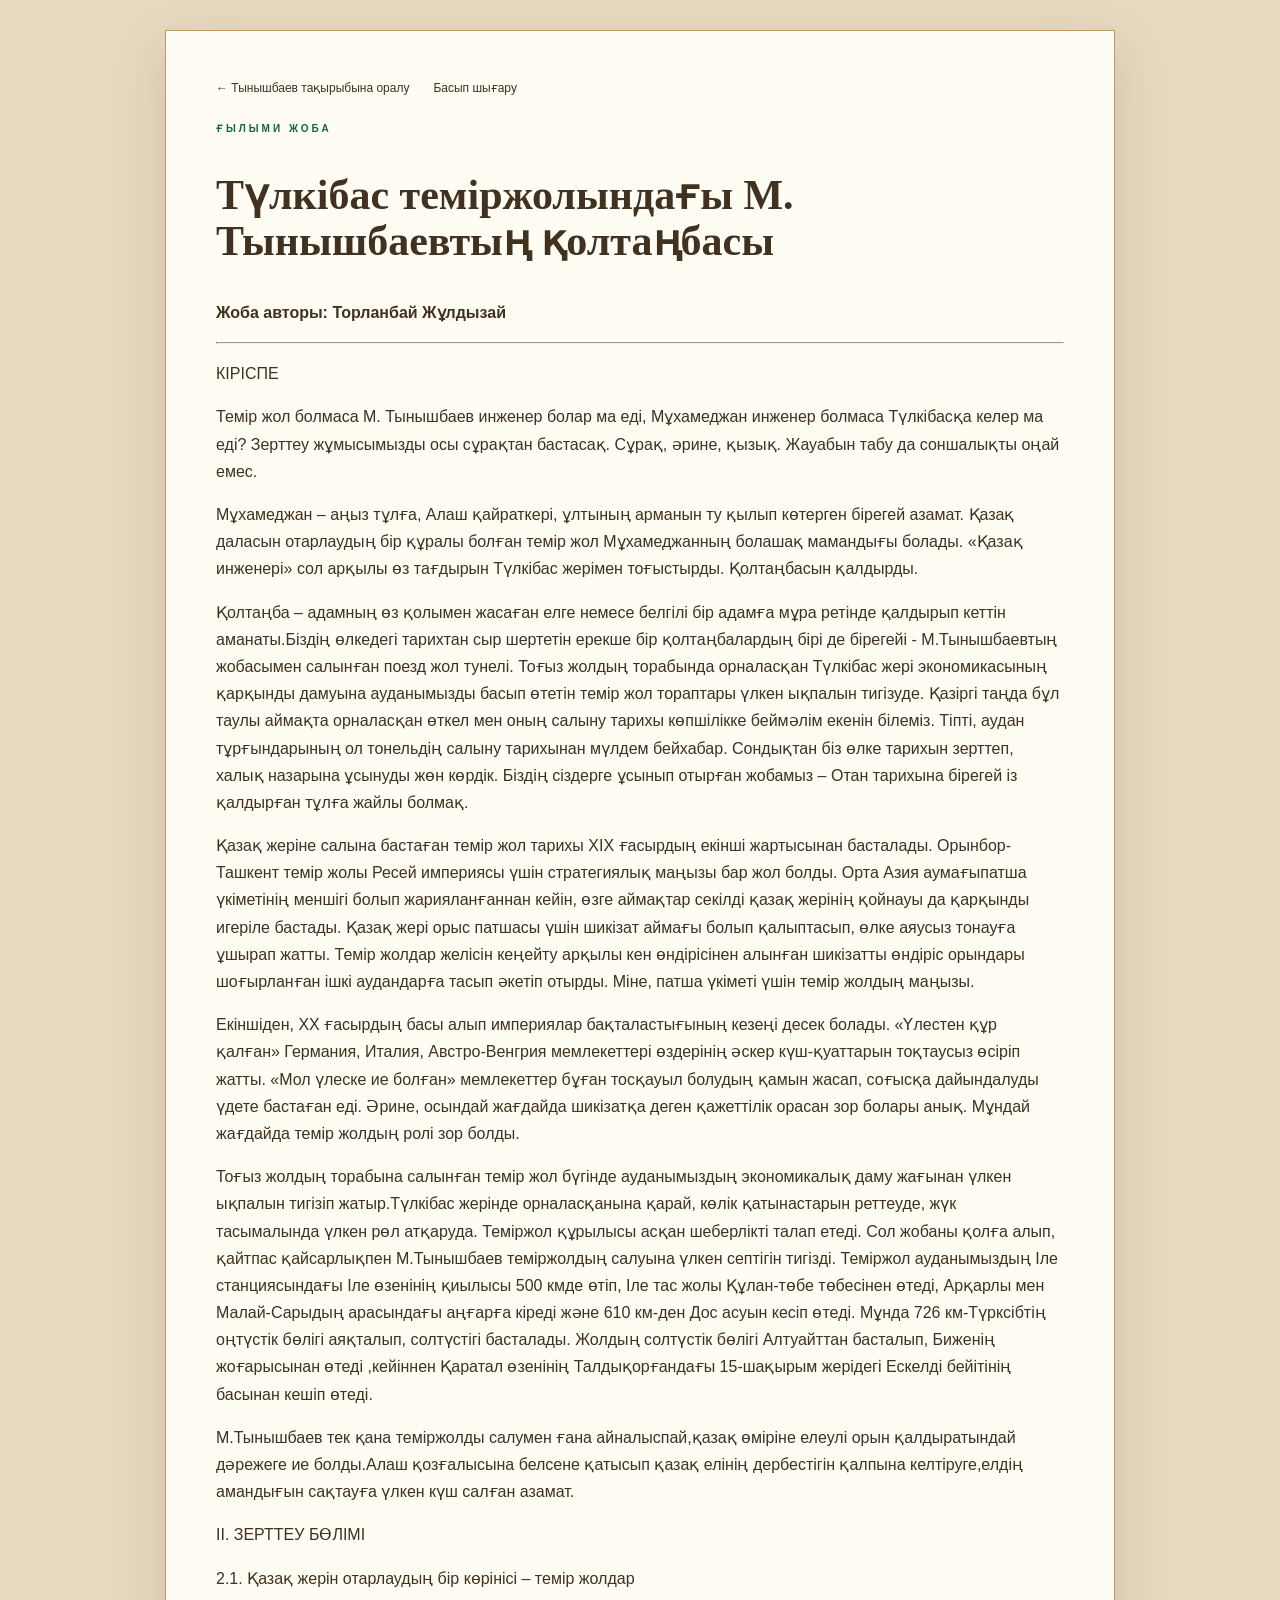
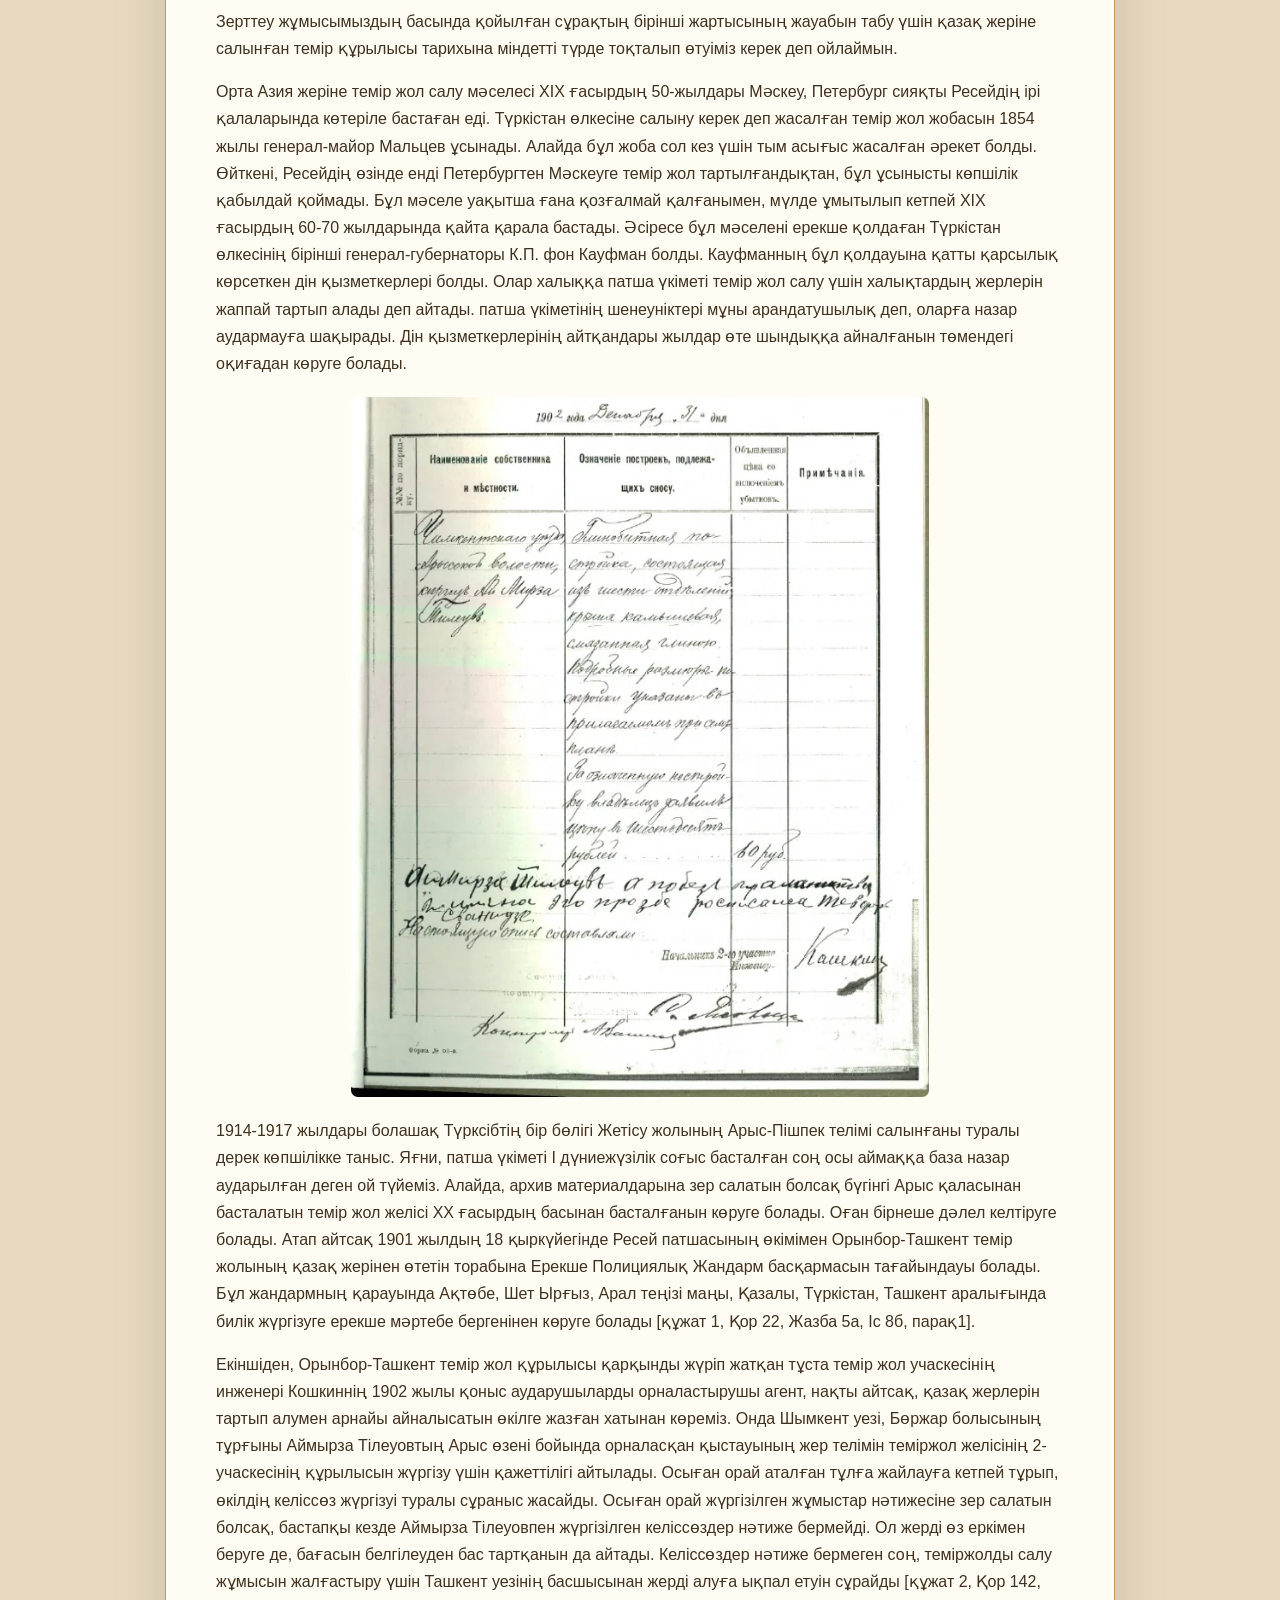
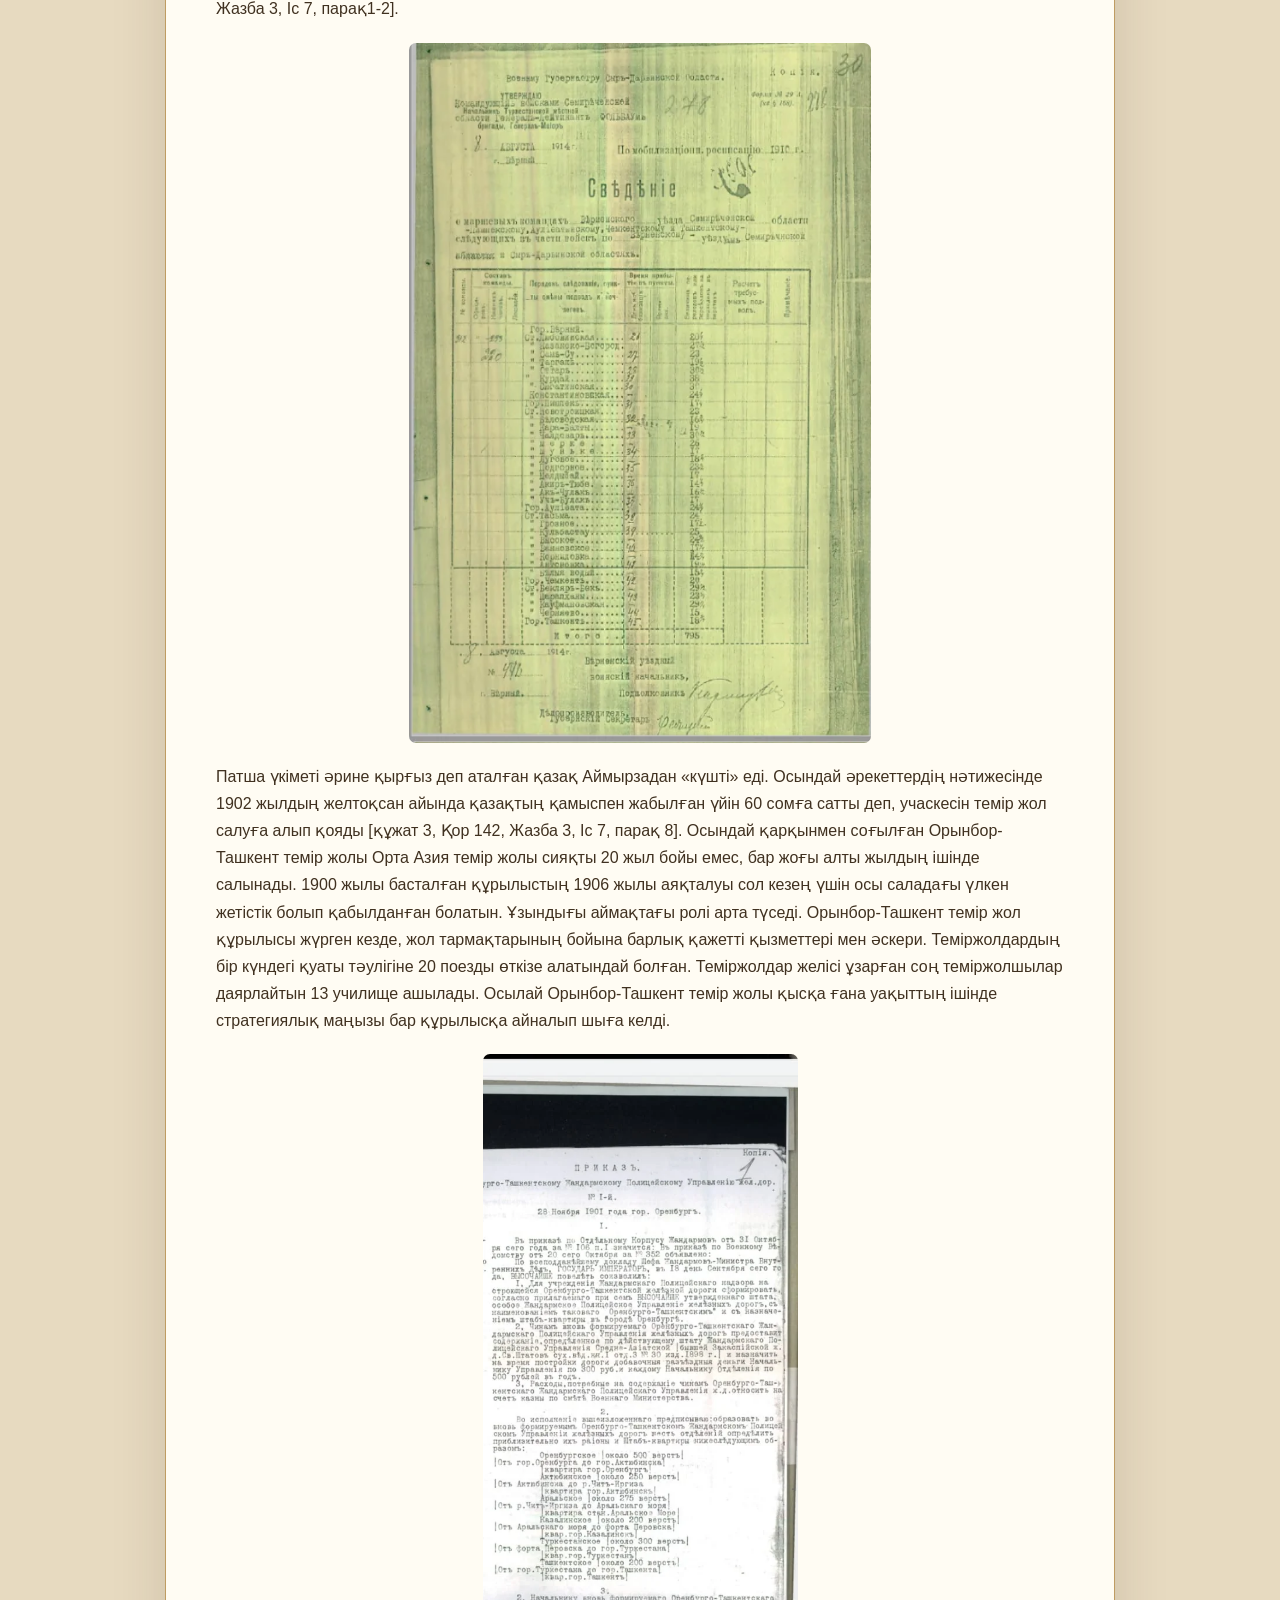
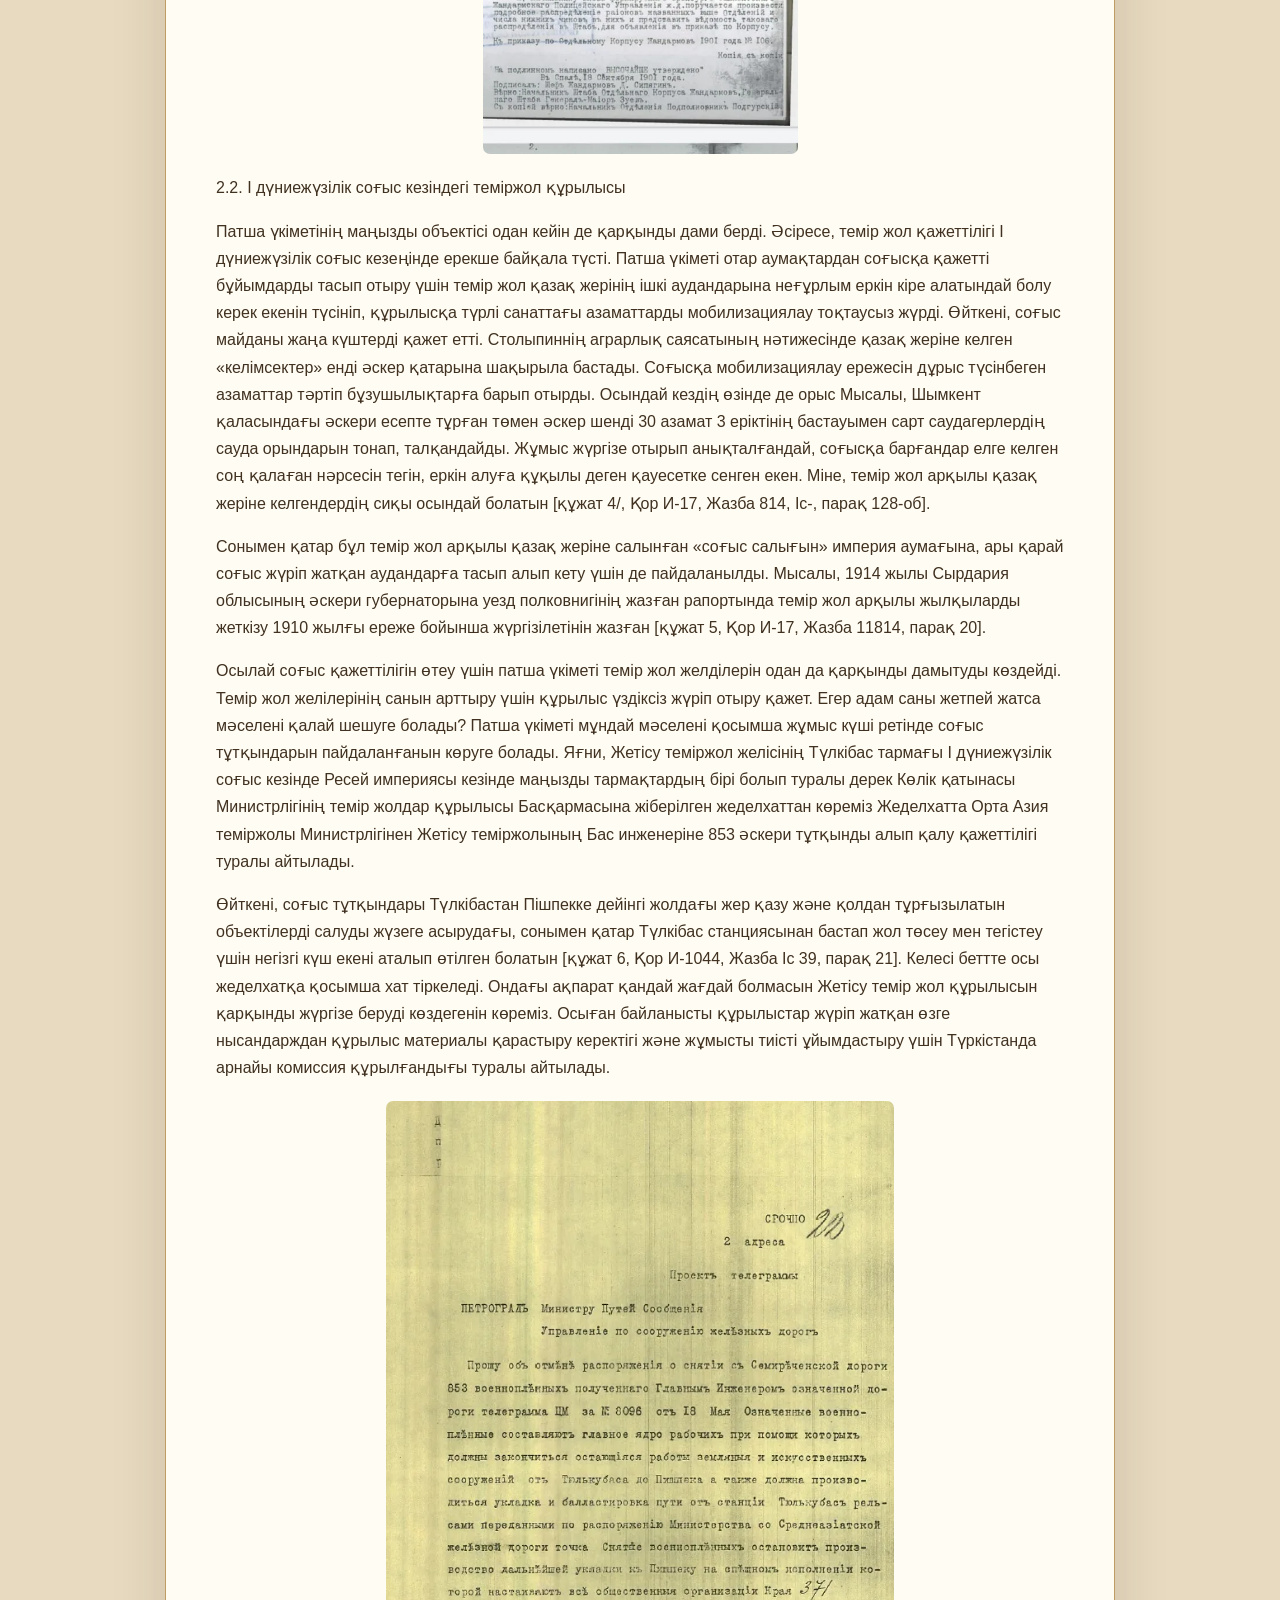
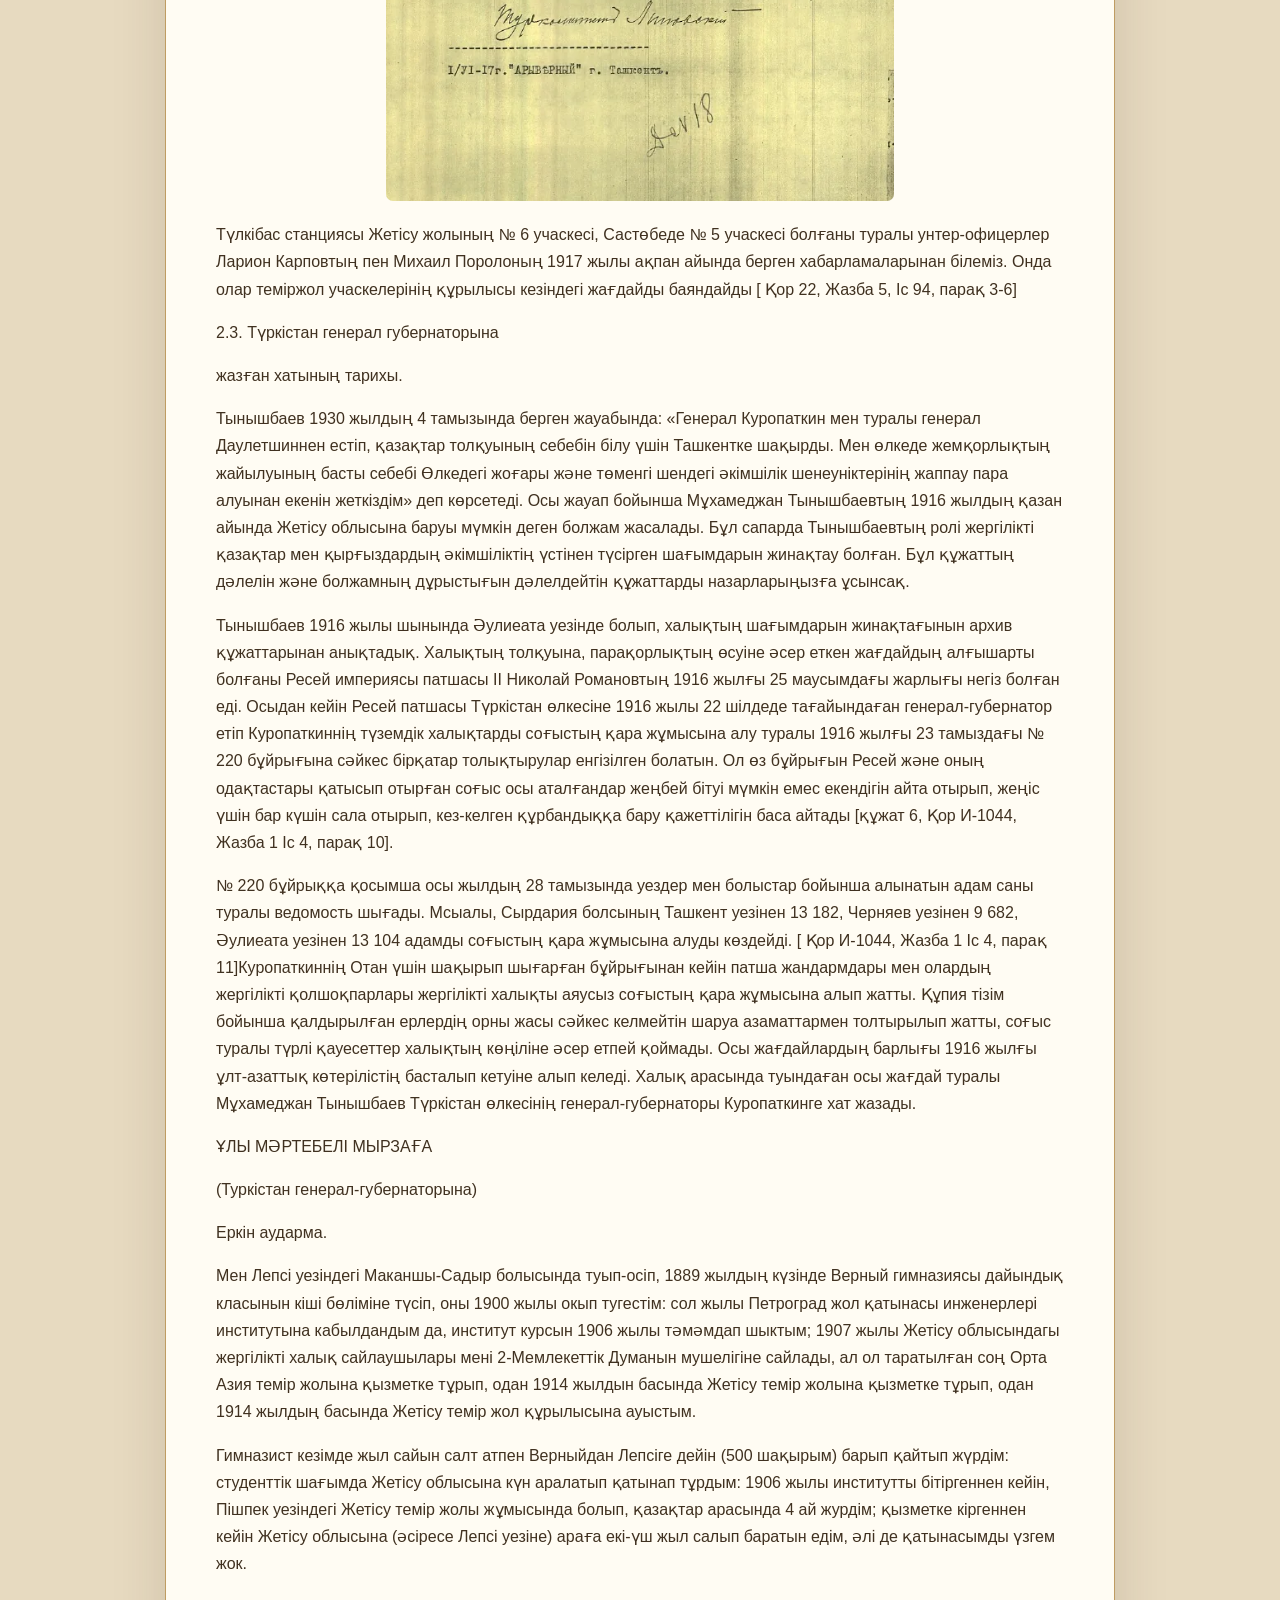
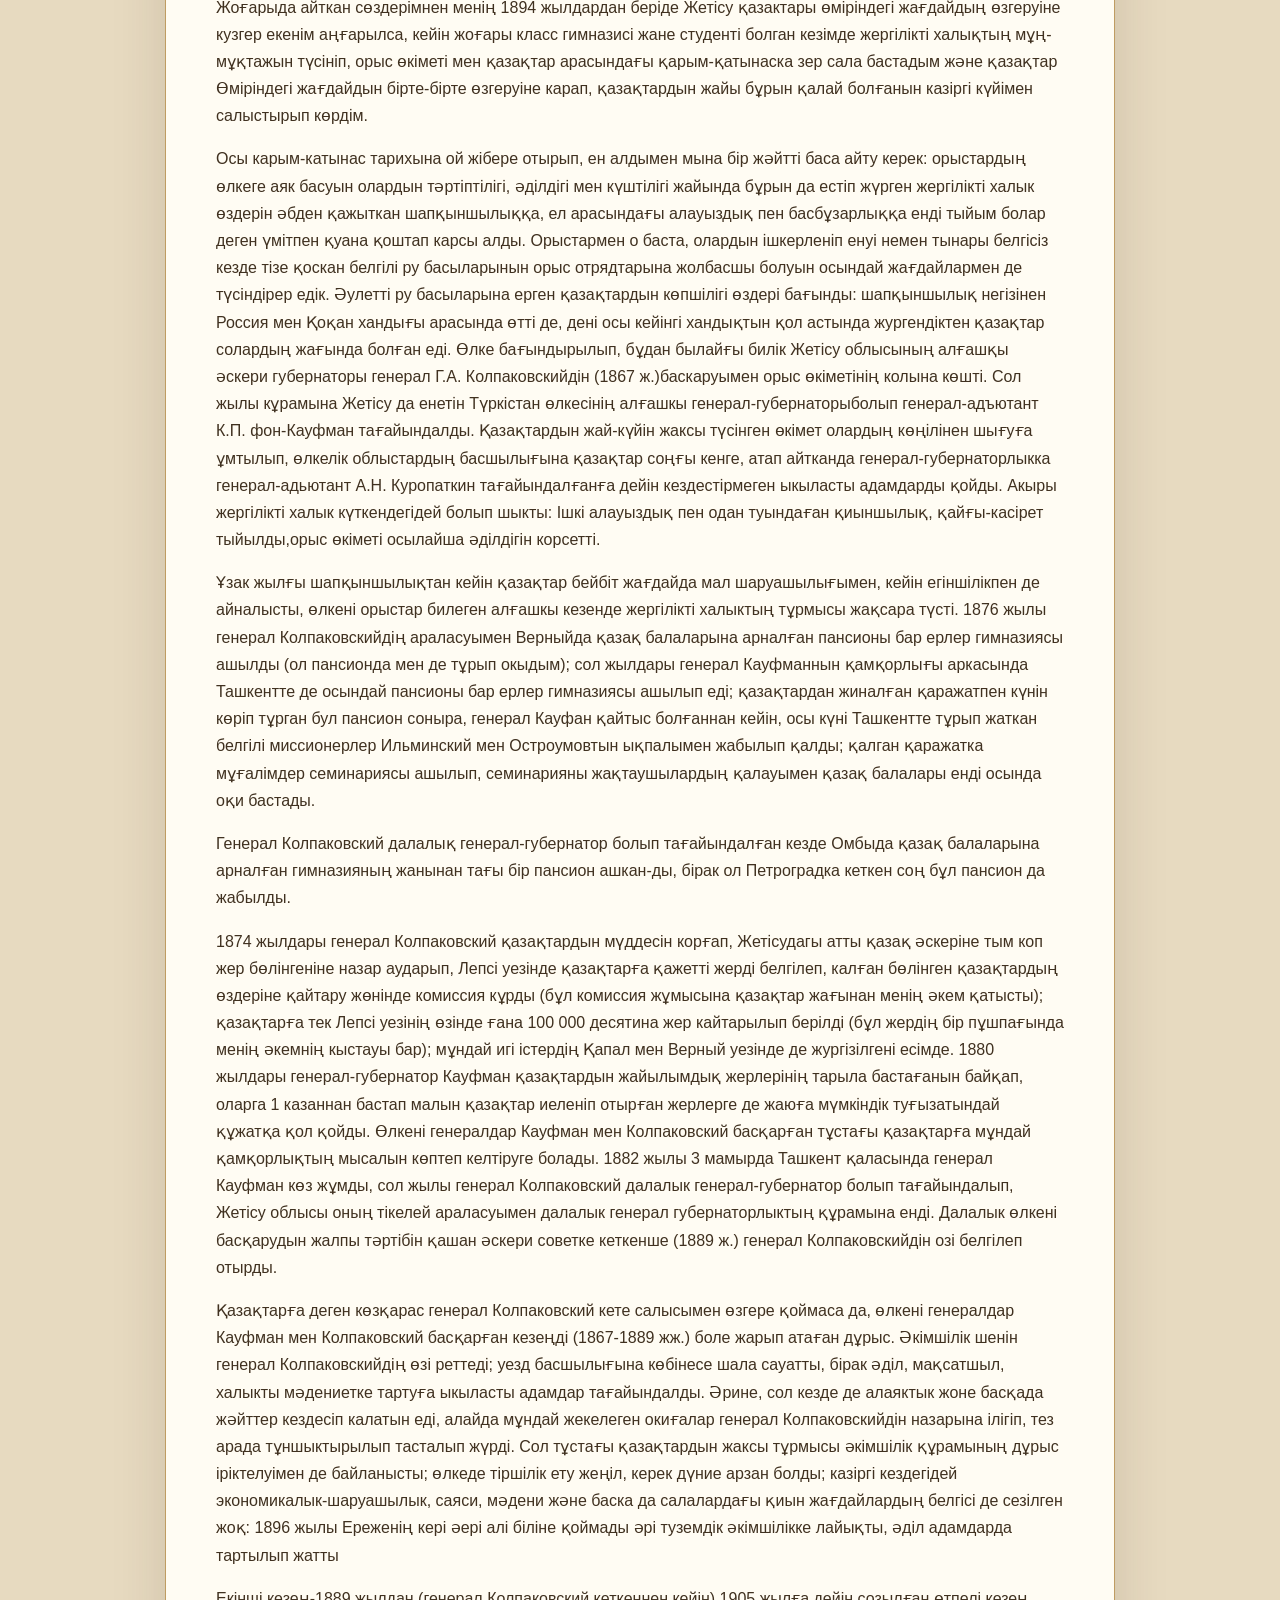
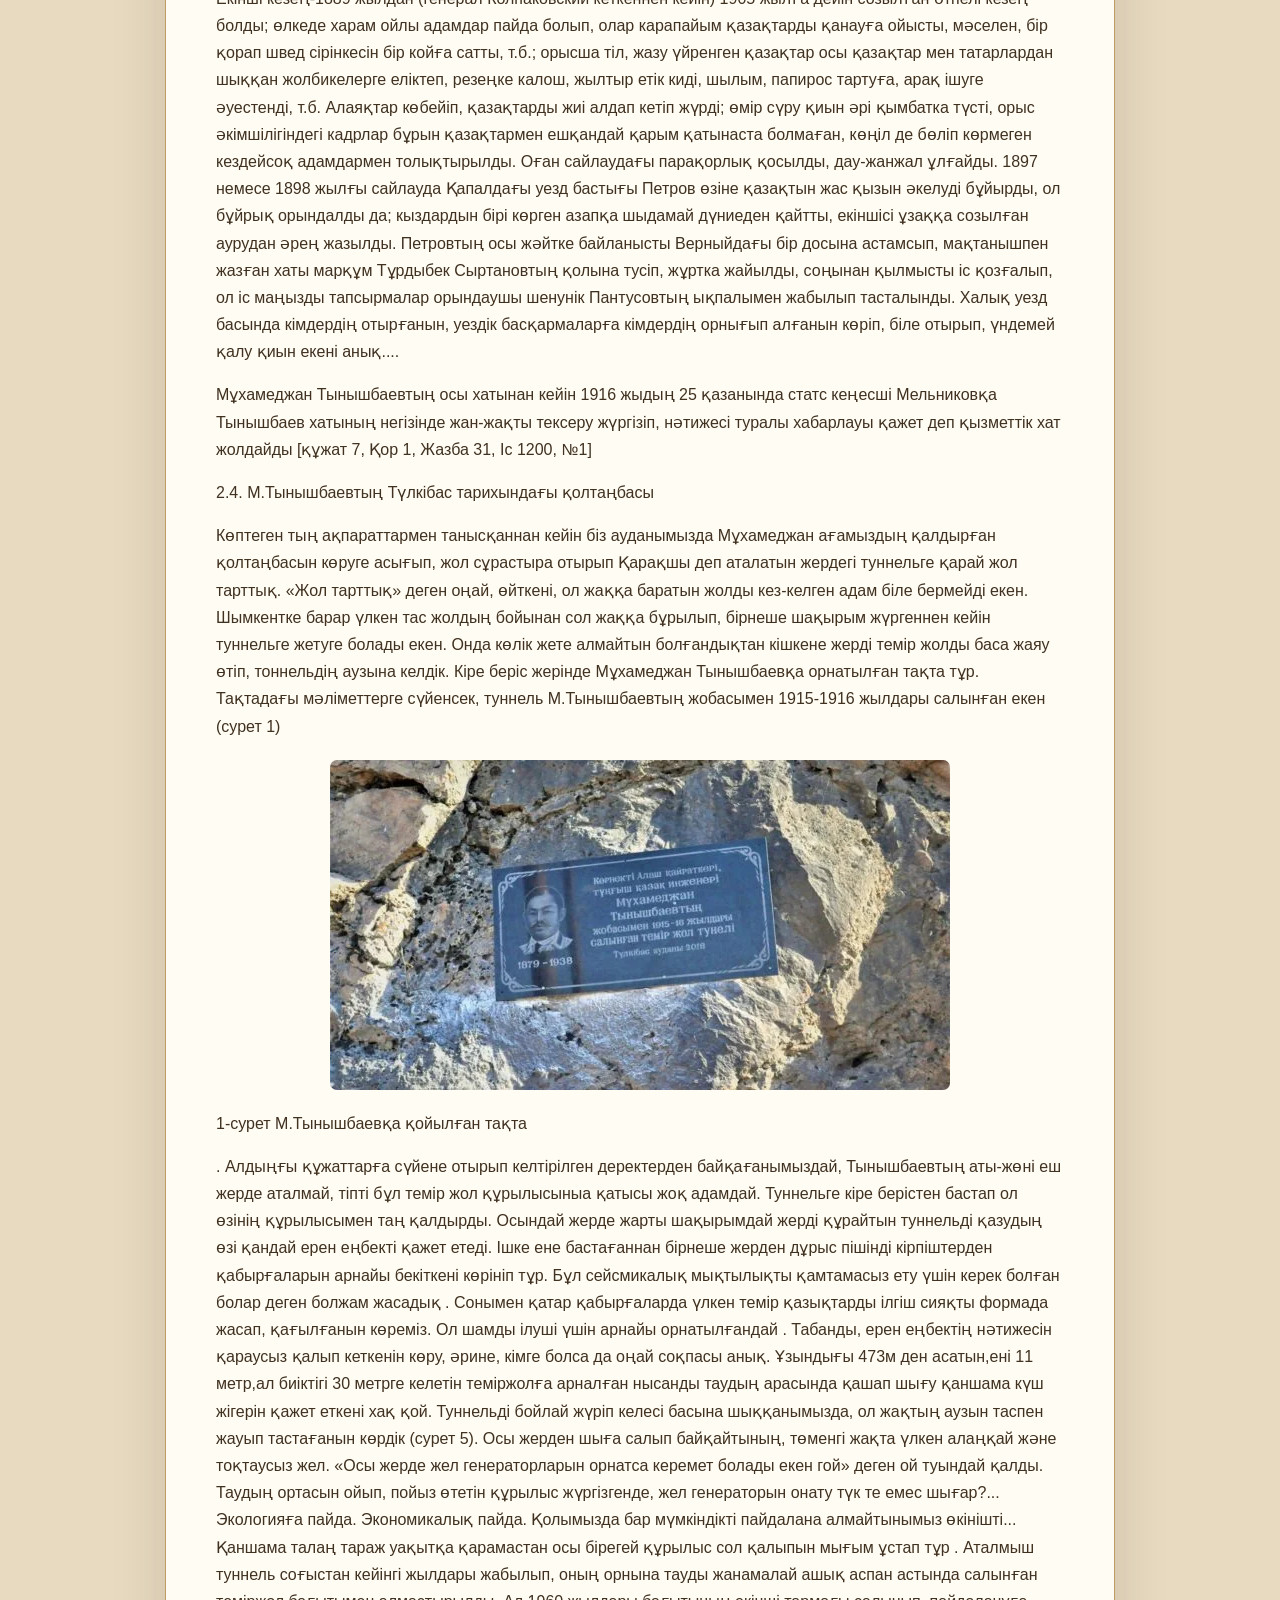
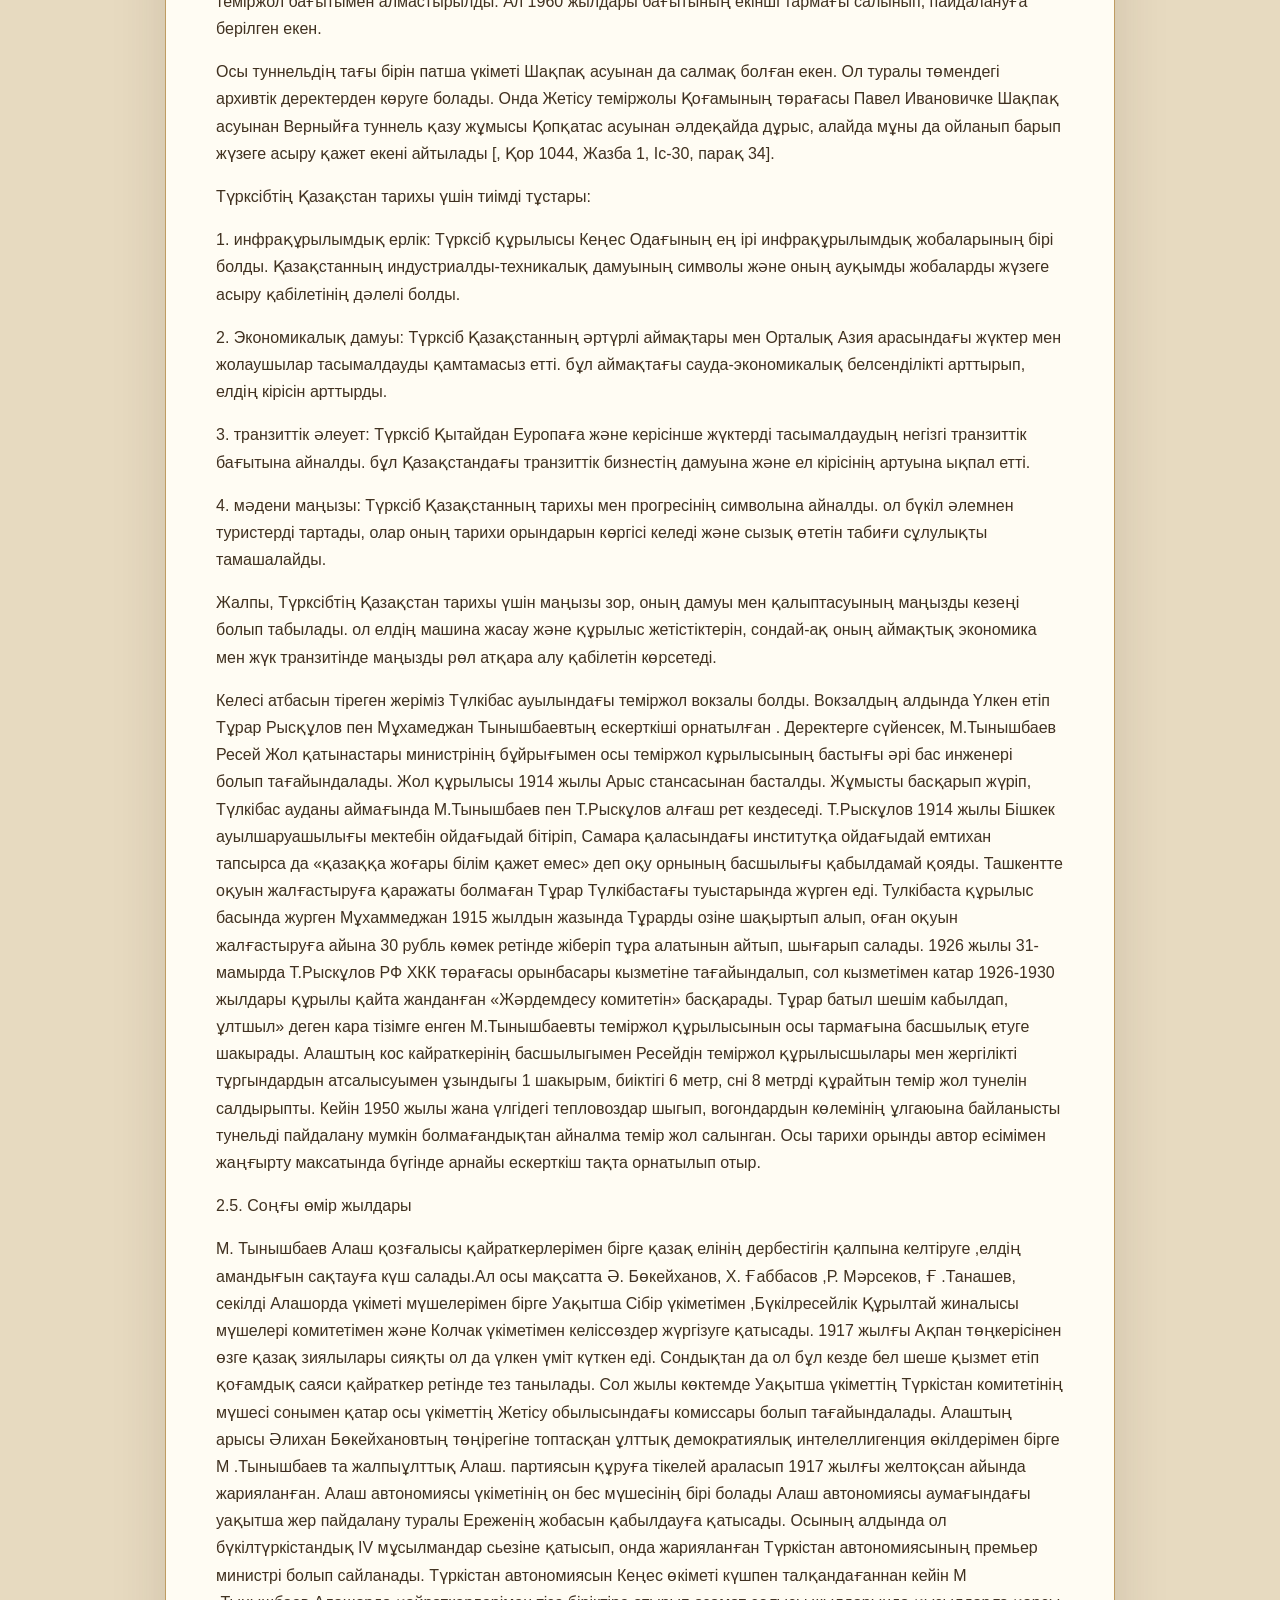
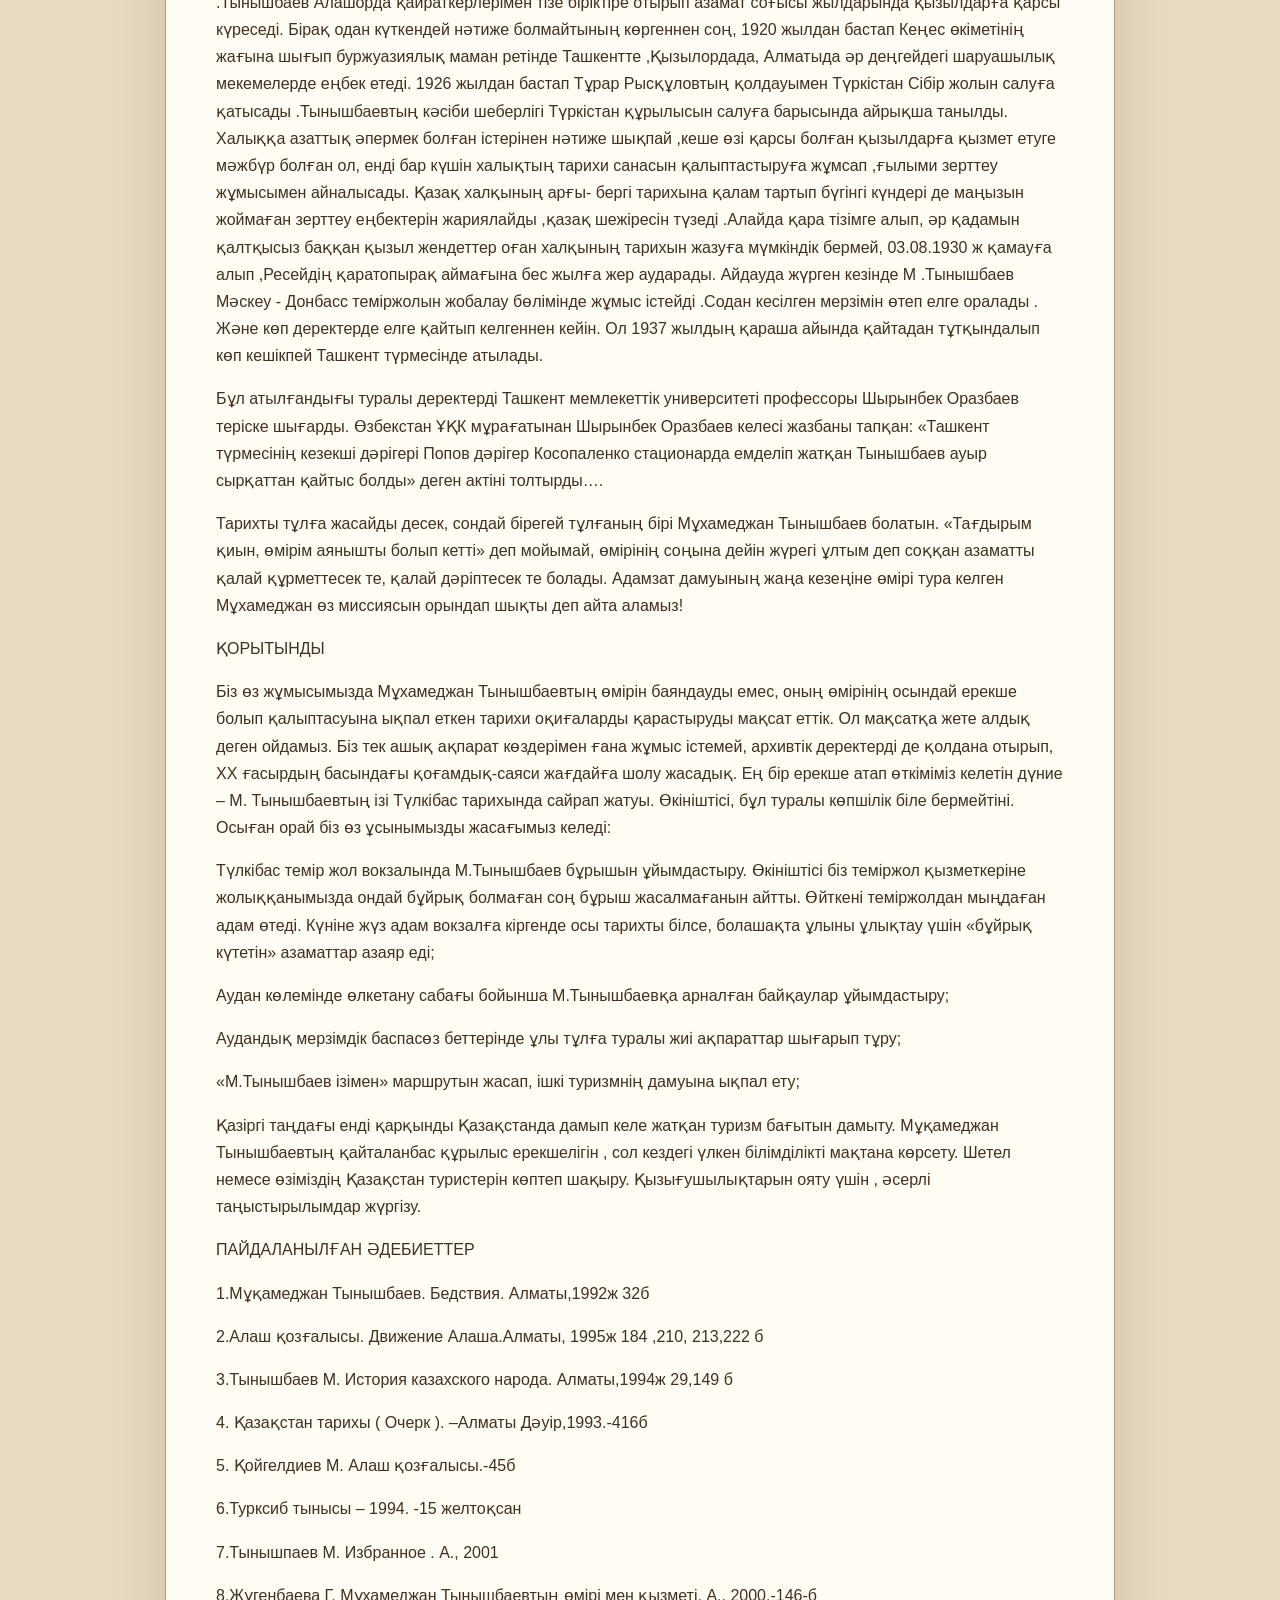
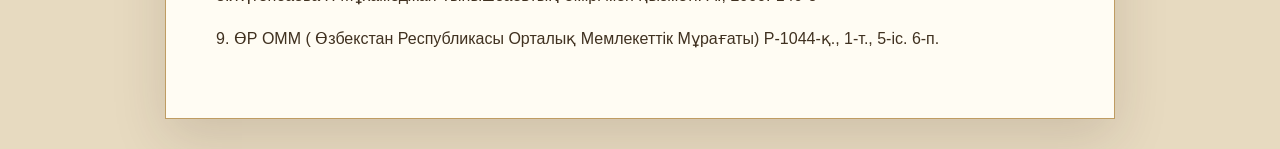
<file: projects/tynyshbaev-project.html>
<!doctype html><html lang="kk"><head><meta charset="utf-8"><meta name="viewport" content="width=device-width,initial-scale=1"><base href="../"><title>Түлкібас теміржолындағы М. Тынышбаевтың қолтаңбасы | Торланбай Жұлдызай</title><link rel="stylesheet" href="book.css?v=content4"><style>body{background:#e7dac0}.report{max-width:950px;margin:30px auto;background:#fffcf3;padding:50px;border:1px solid #bf9c62;box-shadow:0 18px 50px #3a251c25}.report h1{font-size:42px}.report p{white-space:pre-line}.report .source-image{max-width:100%;max-height:700px;object-fit:contain}.report nav{margin-bottom:25px}.source-table{border-collapse:collapse;width:100%}.source-table td{border:1px solid #baa781;padding:12px}.source-table-wrap{overflow:auto}@media(max-width:650px){.report{padding:25px;margin:0}.report h1{font-size:32px}}</style></head><body><article class="report"><nav><a href="index.html#topic/21">← Тынышбаев тақырыбына оралу</a><button onclick="window.print()">Басып шығару</button></nav><p class="kicker">ҒЫЛЫМИ ЖОБА</p><h1>Түлкібас теміржолындағы М. Тынышбаевтың қолтаңбасы</h1><p><b>Жоба авторы: Торланбай Жұлдызай</b></p><hr><p>КІРІСПЕ</p><p>Темір жол болмаса М. Тынышбаев инженер болар ма еді,  Мұхамеджан инженер болмаса Түлкібасқа келер ма еді? Зерттеу жұмысымызды осы сұрақтан бастасақ. Сұрақ, әрине, қызық. Жауабын табу да соншалықты оңай емес.</p><p>Мұхамеджан – аңыз  тұлға, Алаш қайраткері, ұлтының арманын ту қылып көтерген бірегей азамат. Қазақ даласын отарлаудың бір құралы болған темір жол Мұхамеджанның болашақ мамандығы болады. «Қазақ инженері» сол арқылы өз тағдырын Түлкібас жерімен тоғыстырды. Қолтаңбасын қалдырды.</p><p>Қолтаңба – адамның  өз қолымен жасаған елге немесе белгілі бір адамға мұра ретінде қалдырып кеттін  аманаты.Біздің өлкедегі тарихтан сыр шертетін  ерекше бір қолтаңбалардың бірі де бірегейі -  М.Тынышбаевтың жобасымен салынған поезд жол  тунелі. Тоғыз  жолдың торабында орналасқан Түлкібас жері экономикасының қарқынды дамуына  ауданымызды басып өтетін темір жол тораптары үлкен ықпалын тигізуде. Қазіргі таңда бұл таулы аймақта орналасқан өткел мен оның салыну тарихы көпшілікке беймәлім екенін білеміз. Тіпті, аудан тұрғындарының ол тонельдің салыну тарихынан мүлдем бейхабар. Сондықтан біз өлке тарихын зерттеп, халық назарына ұсынуды жөн көрдік. Біздің сіздерге ұсынып отырған жобамыз – Отан  тарихына бірегей із қалдырған тұлға жайлы болмақ.</p><p>Қазақ жеріне салына бастаған темір жол тарихы ХІХ ғасырдың екінші жартысынан басталады. Орынбор-Ташкент темір жолы Ресей империясы үшін стратегиялық маңызы бар жол болды. Орта Азия аумағыпатша үкіметінің меншігі болып жарияланғаннан кейін, өзге аймақтар секілді қазақ жерінің қойнауы да қарқынды игеріле бастады. Қазақ жері орыс патшасы үшін шикізат аймағы болып қалыптасып, өлке аяусыз тонауға ұшырап жатты. Темір жолдар желісін кеңейту арқылы кен өндірісінен алынған шикізатты өндіріс орындары шоғырланған ішкі аудандарға тасып әкетіп отырды. Міне, патша үкіметі үшін темір жолдың маңызы.</p><p>Екіншіден, ХХ ғасырдың басы алып империялар бақталастығының кезеңі десек болады. «Үлестен құр қалған» Германия, Италия, Австро-Венгрия мемлекеттері өздерінің әскер күш-қуаттарын тоқтаусыз өсіріп жатты. «Мол үлеске ие болған» мемлекеттер бұған тосқауыл болудың қамын жасап, соғысқа дайындалуды үдете бастаған еді. Әрине, осындай жағдайда шикізатқа деген қажеттілік орасан зор болары анық. Мұндай жағдайда темір жолдың ролі зор болды.</p><p>Тоғыз жолдың торабына салынған темір жол бүгінде  ауданымыздың экономикалық даму жағынан үлкен ықпалын тигізіп жатыр.Түлкібас жерінде орналасқанына қарай,  көлік қатынастарын реттеуде, жүк тасымалында үлкен рөл атқаруда. Теміржол құрылысы асқан шеберлікті талап етеді. Сол жобаны қолға алып, қайтпас қайсарлықпен М.Тынышбаев теміржолдың салуына үлкен септігін тигізді. Теміржол ауданымыздың Іле станциясындағы Іле өзенінің қиылысы 500 кмде өтіп, Іле тас жолы Құлан-төбе төбесінен  өтеді, Арқарлы  мен Малай-Сарыдың арасындағы аңғарға кіреді және 610 км-ден Дос асуын кесіп өтеді. Мұнда 726 км-Түрксібтің оңтүстік бөлігі аяқталып, солтүстігі басталады. Жолдың солтүстік бөлігі Алтуайттан басталып, Биженің жоғарысынан өтеді ,кейіннен Қаратал өзенінің Талдықорғандағы 15-шақырым жерідегі Ескелді бейітінің басынан кешіп өтеді.</p><p>М.Тынышбаев тек қана теміржолды салумен ғана айналыспай,қазақ өміріне елеулі орын қалдыратындай дәрежеге ие болды.Алаш қозғалысына белсене қатысып қазақ елінің дербестігін қалпына келтіруге,елдің амандығын сақтауға үлкен күш салған азамат.</p><p>ІІ. ЗЕРТТЕУ БӨЛІМІ</p><p>2.1. Қазақ жерін отарлаудың бір көрінісі – темір жолдар</p><p>Зерттеу жұмысымыздың басында қойылған сұрақтың бірінші жартысының жауабын табу үшін қазақ жеріне салынған темір құрылысы тарихына  міндетті түрде тоқталып өтуіміз керек деп ойлаймын.</p><p>Орта Азия жеріне темір жол салу мәселесі ХІХ ғасырдың 50-жылдары Мәскеу, Петербург сияқты Ресейдің ірі қалаларында көтеріле бастаған еді. Түркістан өлкесіне салыну керек деп жасалған темір жол жобасын 1854 жылы генерал-майор Мальцев ұсынады. Алайда бұл жоба сол кез үшін тым асығыс жасалған әрекет болды. Өйткені, Ресейдің өзінде енді Петербургтен Мәскеуге темір жол тартылғандықтан, бұл ұсынысты көпшілік қабылдай қоймады.  Бұл мәселе уақытша ғана қозғалмай қалғанымен, мүлде ұмытылып кетпей ХІХ ғасырдың 60-70  жылдарында қайта қарала бастады. Әсіресе бұл мәселені ерекше қолдаған Түркістан өлкесінің бірінші генерал-губернаторы К.П. фон Кауфман болды. Кауфманның бұл қолдауына қатты қарсылық көрсеткен дін қызметкерлері болды. Олар халыққа патша үкіметі темір жол салу үшін халықтардың жерлерін жаппай тартып алады деп айтады. патша үкіметінің шенеуніктері мұны арандатушылық деп, оларға назар аудармауға шақырады. Дін қызметкерлерінің айтқандары жылдар өте  шындыққа айналғанын төмендегі оқиғадан көруге болады.</p><img class="source-image" loading="lazy" src="assets/course/a95f07351dee5015.webp" alt="Оқу материалындағы иллюстрация" tabindex="0"><p>1914-1917 жылдары болашақ Түрксібтің бір бөлігі Жетісу жолының Арыс-Пішпек телімі салынғаны туралы дерек көпшілікке таныс. Яғни, патша үкіметі І дүниежүзілік соғыс басталған соң осы аймаққа база назар аударылған деген ой түйеміз. Алайда, архив материалдарына зер салатын болсақ бүгінгі Арыс қаласынан басталатын темір жол желісі ХХ ғасырдың басынан басталғанын көруге болады. Оған бірнеше дәлел келтіруге болады. Атап айтсақ 1901 жылдың 18 қыркүйегінде Ресей патшасының өкімімен Орынбор-Ташкент темір жолының  қазақ жерінен өтетін торабына Ерекше Полициялық Жандарм басқармасын тағайындауы болады. Бұл жандармның қарауында Ақтөбе, Шет Ырғыз, Арал теңізі маңы, Қазалы, Түркістан, Ташкент аралығында билік жүргізуге ерекше мәртебе бергенінен көруге болады [құжат 1, Қор 22, Жазба 5а, Іс 8б, парақ1].</p><p>Екіншіден,  Орынбор-Ташкент темір жол құрылысы қарқынды жүріп жатқан тұста темір жол учаскесінің инженері Кошкиннің 1902 жылы қоныс аударушыларды орналастырушы агент, нақты айтсақ, қазақ жерлерін тартып алумен арнайы айналысатын өкілге жазған хатынан көреміз. Онда Шымкент уезі, Бөржар болысының тұрғыны Аймырза Тілеуовтың  Арыс өзені бойында орналасқан қыстауының жер телімін теміржол желісінің 2-учаскесінің құрылысын жүргізу үшін қажеттілігі айтылады. Осыған орай аталған тұлға жайлауға кетпей тұрып, өкілдің келіссөз жүргізуі туралы сұраныс жасайды. Осыған орай жүргізілген жұмыстар нәтижесіне зер салатын болсақ, бастапқы кезде Аймырза Тілеуовпен жүргізілген келіссөздер нәтиже бермейді. Ол жерді өз еркімен беруге де, бағасын белгілеуден бас тартқанын да айтады. Келіссөздер нәтиже бермеген соң, теміржолды салу жұмысын жалғастыру үшін Ташкент уезінің басшысынан жерді алуға ықпал етуін сұрайды [құжат 2, Қор 142, Жазба 3, Іс 7, парақ1-2].</p><img class="source-image" loading="lazy" src="assets/course/94b6767fc8e279a6.webp" alt="Оқу материалындағы иллюстрация" tabindex="0"><p>Патша үкіметі әрине қырғыз деп аталған қазақ Аймырзадан «күшті» еді.   Осындай әрекеттердің нәтижесінде 1902 жылдың желтоқсан айында қазақтың қамыспен жабылған үйін 60 сомға сатты деп, учаскесін темір жол салуға алып қояды [құжат 3, Қор 142, Жазба 3, Іс 7, парақ 8]. Осындай қарқынмен соғылған Орынбор-Ташкент темір жолы Орта Азия темір жолы сияқты 20 жыл бойы емес, бар жоғы алты жылдың ішінде салынады.  1900 жылы басталған құрылыстың 1906 жылы аяқталуы сол кезең үшін осы саладағы үлкен жетістік болып қабылданған болатын. Ұзындығы аймақтағы ролі арта түседі. Орынбор-Ташкент темір жол құрылысы жүрген кезде, жол тармақтарының бойына барлық қажетті қызметтері мен әскери. Теміржолдардың бір күндегі қуаты тәулігіне 20 поезды өткізе алатындай болған. Теміржолдар желісі ұзарған соң теміржолшылар даярлайтын 13 училище ашылады. Осылай Орынбор-Ташкент темір жолы қысқа ғана уақыттың ішінде стратегиялық маңызы бар құрылысқа айналып шыға келді.</p><img class="source-image" loading="lazy" src="assets/course/03dd4388ae990947.webp" alt="Оқу материалындағы иллюстрация" tabindex="0"><p>2.2.  І дүниежүзілік соғыс кезіндегі теміржол құрылысы</p><p>Патша үкіметінің маңызды объектісі одан кейін де қарқынды дами берді. Әсіресе, темір жол қажеттілігі І дүниежүзілік соғыс кезеңінде ерекше байқала түсті. Патша үкіметі отар аумақтардан соғысқа қажетті бұйымдарды тасып отыру үшін темір жол қазақ жерінің ішкі аудандарына неғұрлым  еркін кіре алатындай болу керек екенін түсініп, құрылысқа түрлі санаттағы азаматтарды мобилизациялау тоқтаусыз жүрді. Өйткені, соғыс майданы жаңа күштерді қажет етті. Столыпиннің аграрлық саясатының нәтижесінде қазақ жеріне келген «келімсектер» енді әскер қатарына шақырыла бастады. Соғысқа мобилизациялау ережесін дұрыс түсінбеген азаматтар тәртіп бұзушылықтарға барып отырды. Осындай кездің өзінде де орыс  Мысалы, Шымкент қаласындағы әскери есепте тұрған төмен әскер  шенді 30 азамат 3 еріктінің бастауымен сарт саудагерлердің  сауда орындарын тонап, талқандайды. Жұмыс жүргізе отырып анықталғандай, соғысқа барғандар елге келген соң қалаған нәрсесін тегін, еркін алуға құқылы деген қауесетке сенген екен. Міне, темір жол арқылы қазақ жеріне келгендердің сиқы осындай болатын [құжат 4/, Қор И-17, Жазба 814, Іс-, парақ 128-об].</p><p>Сонымен қатар бұл темір жол арқылы қазақ жеріне салынған «соғыс салығын» империя аумағына, ары қарай соғыс жүріп жатқан аудандарға тасып алып кету үшін де пайдаланылды. Мысалы, 1914 жылы Сырдария облысының әскери губернаторына уезд полковнигінің жазған рапортында темір жол арқылы жылқыларды жеткізу 1910 жылғы ереже бойынша жүргізілетінін жазған [құжат 5, Қор И-17, Жазба 11814,  парақ 20].</p><p>Осылай соғыс қажеттілігін өтеу үшін патша үкіметі темір жол желділерін одан да қарқынды дамытуды көздейді. Темір жол желілерінің санын арттыру үшін құрылыс үздіксіз жүріп отыру қажет. Егер адам саны жетпей жатса мәселені қалай шешуге болады? Патша үкіметі мұндай мәселені қосымша жұмыс күші ретінде соғыс тұтқындарын пайдаланғанын көруге болады. Яғни,  Жетісу теміржол желісінің Түлкібас тармағы  І дүниежүзілік соғыс кезінде Ресей  империясы кезінде маңызды тармақтардың бірі болып туралы дерек Көлік қатынасы Министрлігінің темір жолдар құрылысы Басқармасына жіберілген жеделхаттан көреміз Жеделхатта Орта Азия теміржолы Министрлігінен Жетісу теміржолының Бас инженеріне 853 әскери тұтқынды алып қалу қажеттілігі туралы айтылады.</p><p>Өйткені, соғыс тұтқындары Түлкібастан Пішпекке дейінгі жолдағы жер қазу және қолдан тұрғызылатын объектілерді салуды жүзеге асырудағы, сонымен қатар Түлкібас станциясынан бастап жол төсеу мен тегістеу үшін негізгі күш екені аталып өтілген болатын [құжат 6, Қор И-1044, Жазба Іс 39,  парақ 21]. Келесі беттте осы жеделхатқа қосымша хат тіркеледі. Ондағы ақпарат қандай жағдай болмасын Жетісу темір жол құрылысын қарқынды жүргізе беруді көздегенін көреміз. Осыған байланысты құрылыстар жүріп жатқан өзге нысандарждан құрылыс материалы қарастыру керектігі және жұмысты тиісті ұйымдастыру үшін Түркістанда арнайы комиссия құрылғандығы туралы айтылады.</p><img class="source-image" loading="lazy" src="assets/course/be9a31bafaaf7f38.webp" alt="Оқу материалындағы иллюстрация" tabindex="0"><p>Түлкібас станциясы Жетісу жолының № 6 учаскесі, Састөбеде № 5 учаскесі болғаны туралы унтер-офицерлер  Ларион Карповтың пен Михаил Поролоның 1917 жылы ақпан айында  берген хабарламаларынан білеміз. Онда олар теміржол учаскелерінің құрылысы кезіндегі жағдайды баяндайды [ Қор 22, Жазба 5, Іс 94,  парақ 3-6]</p><p>2.3.  Түркістан генерал губернаторына</p><p>жазған хатының тарихы.</p><p>Тынышбаев 1930 жылдың 4  тамызында берген жауабында: «Генерал Куропаткин мен туралы генерал Даулетшиннен естіп, қазақтар толқуының себебін білу үшін Ташкентке шақырды. Мен өлкеде жемқорлықтың жайылуының басты себебі Өлкедегі жоғары және төменгі шендегі әкімшілік шенеуніктерінің жаппау пара алуынан екенін жеткіздім» деп көрсетеді. Осы жауап бойынша Мұхамеджан Тынышбаевтың   1916 жылдың қазан айында Жетісу облысына баруы мүмкін деген болжам жасалады. Бұл сапарда Тынышбаевтың ролі жергілікті қазақтар мен қырғыздардың әкімшіліктің үстінен түсірген шағымдарын жинақтау болған. Бұл құжаттың дәлелін және болжамның дұрыстығын дәлелдейтін құжаттарды назарларыңызға ұсынсақ.</p><p>Тынышбаев 1916 жылы шынында Әулиеата уезінде болып, халықтың шағымдарын жинақтағынын архив құжаттарынан анықтадық. Халықтың толқуына, парақорлықтың өсуіне әсер еткен жағдайдың алғышарты болғаны Ресей империясы патшасы ІІ Николай Романовтың 1916 жылғы  25 маусымдағы жарлығы негіз болған еді. Осыдан кейін Ресей патшасы Түркістан өлкесіне 1916 жылы 22 шілдеде тағайындаған  генерал-губернатор етіп Куропаткиннің түземдік халықтарды соғыстың қара жұмысына алу туралы 1916 жылғы  23 тамыздағы № 220 бұйрығына  сәйкес бірқатар толықтырулар енгізілген болатын. Ол өз бұйрығын Ресей және оның одақтастары қатысып отырған соғыс осы аталғандар жеңбей бітуі мүмкін емес екендігін айта отырып, жеңіс үшін бар күшін сала отырып, кез-келген құрбандыққа бару қажеттілігін баса айтады [құжат 6, Қор И-1044, Жазба 1 Іс 4,  парақ 10].</p><p>№ 220 бұйрыққа қосымша осы жылдың 28 тамызында уездер мен болыстар бойынша алынатын адам саны туралы ведомость шығады. Мсыалы, Сырдария болсының Ташкент уезінен  13 182, Черняев уезінен 9 682, Әулиеата уезінен 13 104 адамды соғыстың қара жұмысына алуды көздейді. [ Қор И-1044, Жазба 1 Іс 4,  парақ 11]Куропаткиннің Отан үшін шақырып шығарған бұйрығынан кейін патша жандармдары мен олардың жергілікті қолшоқпарлары жергілікті халықты аяусыз соғыстың қара жұмысына алып жатты. Құпия тізім бойынша қалдырылған ерлердің орны жасы сәйкес келмейтін шаруа азаматтармен толтырылып жатты, соғыс туралы түрлі қауесеттер халықтың көңіліне әсер етпей қоймады. Осы жағдайлардың барлығы 1916 жылғы ұлт-азаттық көтерілістің басталып кетуіне алып келеді. Халық арасында туындаған осы жағдай туралы Мұхамеджан Тынышбаев Түркістан өлкесінің генерал-губернаторы Куропаткинге хат жазады.</p><p>ҰЛЫ МӘРТЕБЕЛІ МЫРЗАҒА</p><p>(Туркістан генерал-губернаторына)</p><p>Еркін аударма.</p><p>Мен Лепсі уезiндегi Маканшы-Садыр болысында туып-осiп, 1889 жылдың күзінде Верный гимназиясы дайындық  класынын кiшi бөлiмiне түсiп, оны 1900 жылы окып тугестiм: сол жылы Петроград жол қатынасы инженерлері  институтына кабылдандым да, институт курсын 1906 жылы тәмәмдап шыктым; 1907 жылы Жетісу облысындагы жергiлiктi халық сайлаушылары менi 2-Мемлекеттік Думанын мушелiгiне сайлады, ал ол таратылған соң Орта Азия темiр жолына қызметке тұрып, одан 1914 жылдын басында Жетiсу темiр жолына қызметке тұрып, одан 1914 жылдың басында Жетiсу темiр жол құрылысына ауыстым.</p><p>Гимназист кезiмде жыл сайын салт атпен Верныйдан Лепсiге дейiн (500 шақырым) барып қайтып жүрдiм: студенттiк шағымда Жетiсу облысына күн аралатып қатынап тұрдым: 1906 жылы институтты бiтiргеннен кейiн, Пішпек уезiндегi Жетiсу темiр жолы жұмысында болып, қазақтар арасында 4 ай журдiм; қызметке кiргеннен кейiн Жетісу облысына (әсiресе Лепсі уезiне) араға екi-үш жыл салып баратын едім, әлі де қатынасымды үзгем жок.</p><p>Жоғарыда айткан сөздерiмнен менiң  1894 жылдардан беріде Жетiсу қазактары өмiрiндегi жағдайдың  өзгеруiне кузгер екенiм аңғарылса, кейiн жоғары класс гимназисi жане студентi болган кезiмде жергiлiктi халықтың мұң-мұқтажын түсiнiп, орыс өкiметi мен қазақтар арасындағы қарым-қатынаска зер сала бастадым және қазақтар Өмiрiндегi жағдайдын бiрте-бiрте өзгеруiне карап, қазақтардын жайы бұрын қалай болғанын казiргi күйімен салыстырып көрдім.</p><p>Осы карым-катынас тарихына ой жiбере отырып, ен алдымен мына бір жәйттi баса айту керек: орыстардың өлкеге аяк басуын олардын тәртіптілігі, әділдігі мен күштiлiгi жайында бұрын да естiп жүрген жергiлiктi халык өздерiн әбден қажыткан шапқыншылыққа, ел арасындағы алауыздық пен басбұзарлыққа ендi тыйым болар деген үмiтпен қуана қоштап карсы алды. Орыстармен о баста, олардын ішкерленіп енуi немен тынары белгiсiз кезде тiзе қоскан белгiлi ру басыларынын орыс отрядтарына жолбасшы болуын осындай жағдайлармен де түсiндiрер едік. Әулетті ру басыларына ерген қазақтардын көпшiлiгi өздерi бағынды: шапқыншылық  негiзiнен Россия мен Қоқан хандығы арасында өттi де, денi осы кейiнгi хандықтын қол астында жургендiктен қазақтар солардың жағында болған едi. Өлке бағындырылып, бұдан былайғы билік Жетісу облысының  алғашқы әскери губернаторы генерал Г.А. Колпаковскийдiн (1867 ж.)баскаруымен орыс өкiметiнiң  колына көшті. Сол жылы кұрамына Жетiсу да енетін Түркiстан өлкесiнiң алғашкы генерал-губернаторыболып генерал-адъютант К.П. фон-Кауфман тағайындалды. Қазақтардын жай-күйiн жаксы түсінген өкiмет олардың көңілінен  шығуға ұмтылып, өлкелік облыстардың  басшылығына қазақтар  соңғы кенге, атап айтканда генерал-губернаторлыкка генерал-адьютант А.Н. Куропаткин тағайындалғанға дейiн кездестірмеген ыкыласты адамдарды қойды. Акыры жергiлiктi халык күткендегідей болып шыкты: Ішкі алауыздық  пен одан туындаған қиыншылық, қайғы-касiрет тыйылды,орыс өкiметi осылайша әдiлдiгiн корсеттi.</p><p>Ұзак жылғы шапқыншылықтан кейiн қазақтар бейбiт жағдайда мал шаруашылығымен, кейiн егiншiлiкпен де айналысты, өлкенi орыстар билеген алғашкы кезенде жергiлiктi халыктың  тұрмысы жақсара түсті. 1876 жылы генерал Колпаковскийдiң араласуымен Верныйда қазақ  балаларына арналған пансионы бар ерлер гимназиясы ашылды (ол пансионда мен де тұрып окыдым); сол жылдары генерал Кауфманнын қамқорлығы аркасында Ташкентте де осындай пансионы бар ерлер гимназиясы ашылып едi; қазақтардан жиналған қаражатпен күнiн көрiп тұрган бул пансион соныра, генерал Кауфан қайтыс болғаннан кейiн, осы күні Ташкентте тұрып жаткан белгiлi миссионерлер Ильминский мен Остроумовтын ықпалымен жабылып қалды; қалган қаражатка мұғалiмдер семинариясы ашылып, семинарияны жақтаушылардың  қалауымен қазақ  балалары енді осында оқи бастады.</p><p>Генерал Колпаковский далалық  генерал-губернатор болып тағайындалған кезде Омбыда қазақ  балаларына арналған гимназияның жанынан тағы бiр пансион ашкан-ды, бiрак ол Петроградка кеткен соң бұл пансион да жабылды.</p><p>1874 жылдары генерал Колпаковский қазақтардын мүддесiн корғап, Жетісудагы атты қазақ әскерiне тым коп жер бөлiнгенiне назар аударып, Лепсі уезiнде қазақтарға қажеттi жердi белгiлеп, калған бөлiнген қазақтардың өздерiне қайтару жөнiнде комиссия кұрды (бұл комиссия жұмысына қазақтар жағынан менiң әкем  қатысты); қазақтарға тек Лепсі уезiнiң  өзiнде ғана 100 000 десятина жер кайтарылып берiлдi (бұл жердің бір пұшпағында менің әкемнің кыстауы бар); мұндай игі iстердің  Қапал мен Верный уезiнде де жургiзiлгенi есiмде. 1880 жылдары генерал-губернатор Кауфман қазақтардын жайылымдық  жерлерiнiң тарыла бастағанын байқап, оларга 1 казаннан бастап малын қазақтар иеленiп отырған жерлерге де жаюға мүмкіндік туғызатындай құжатқа қол қойды. Өлкені генералдар Кауфман мен Колпаковский  басқарған тұстағы қазақтарға мұндай қамқорлықтың  мысалын көптеп келтiруге болады. 1882 жылы 3 мамырда Ташкент қаласында генерал Кауфман көз жұмды, сол жылы генерал Колпаковский далалык генерал-губернатор болып тағайындалып, Жетісу облысы оның тiкелей араласуымен далалык генерал губернаторлыктың  құрамына енді. Далалык өлкенi басқарудын жалпы тәртiбiн қашан әскери советке кеткенше (1889 ж.) генерал Колпаковскийдiн озi белгiлеп отырды.</p><p>Қазақтарға деген көзқарас генерал Колпаковский кете салысымен өзгере қоймаса да, өлкенi генералдар Кауфман мен Колпаковский басқарған кезеңді (1867-1889 жж.) боле  жарып атаған дұрыс. Әкiмшiлiк шенін генерал Колпаковскийдiң  өзi реттеді; уезд басшылығына көбiнесе шала сауатты, бiрак әділ, мақсатшыл, халыкты мәдениетке тартуға ыкыласты адамдар тағайындалды. Әрине, сол кезде де алаяктык жоне басқада жәйттер кездесiп калатын едi, алайда мұндай жекелеген окиғалар генерал Колпаковскийдін назарына iлiгiп, тез арада тұншыктырылып тасталып жүрді. Сол тұстағы қазақтардын жаксы тұрмысы әкімшілік құрамының дұрыс iрiктелуiмен де байланысты; өлкеде тіршілік ету жеңiл, керек дүние арзан болды; казiргi кездегiдей экономикалык-шаруашылык, саяси, мәдени және баска да салалардағы қиын жағдайлардың белгiсi де сезілген жоқ: 1896 жылы Ереженiң керi әерi алi бiлiне қоймады әрi туземдік әкiмшiлiкке лайықты, әдiл адамдарда тартылып жатты</p><p>Екiншi кезең-1889 жылдан (генерал Колпаковский кеткеннен кейiн) 1905 жылға дейiн созылған өтпелi кезең  болды; өлкеде харам ойлы адамдар пайда болып, олар карапайым қазақтарды қанауға ойысты, мәселен, бір қорап швед сiрiнкесiн бiр койға сатты, т.б.; орысша тіл, жазу үйренген қазақтар осы қазақтар мен татарлардан шыққан жолбикелерге еліктеп, резеңке калош, жылтыр етік кидi, шылым, папирос тартуға, арақ ішуге әуестендi, т.б. Алаяқтар көбейіп, қазақтарды жиі алдап кетiп жүрді; өмір сүру қиын әрi қымбатка түстi, орыс әкiмшiлiгiндегi кадрлар бұрын қазақтармен ешқандай қарым қатынаста болмаған, көңiл де бөлiп көрмеген кездейсоқ адамдармен толықтырылды. Оған сайлаудағы парақорлық  қосылды, дау-жанжал ұлғайды. 1897 немесе 1898 жылғы сайлауда Қапалдағы уезд бастығы Петров өзіне қазақтын жас қызын әкелуді бұйырды, ол бұйрық орындалды да; кыздардын бiрi көрген азапқа шыдамай дүниеден қайтты, екiншiсi ұзаққа созылған аурудан әрең жазылды. Петровтың  осы жәйтке байланысты Верныйдағы бір досына астамсып, мақтанышпен жазған хаты марқұм Тұрдыбек Сыртановтың  қолына тусiп, жұртка жайылды, соңынан қылмысты iс қозғалып, ол іс маңызды тапсырмалар орындаушы шенунік Пантусовтың ықпалымен жабылып тасталынды. Халық уезд басында кімдердің отырғанын, уездік басқармаларға кімдердің орнығып алғанын көріп, біле отырып, үндемей қалу қиын екені анық....</p><p>Мұхамеджан Тынышбаевтың осы хатынан кейін 1916 жыдың 25 қазанында статс кеңесші Мельниковқа Тынышбаев хатының негізінде жан-жақты тексеру жүргізіп, нәтижесі туралы хабарлауы қажет деп қызметтік хат жолдайды [құжат 7, Қор 1, Жазба 31, Іс 1200, №1]</p><p>2.4. М.Тынышбаевтың Түлкібас тарихындағы қолтаңбасы</p><p>Көптеген тың ақпараттармен танысқаннан кейін біз ауданымызда Мұхамеджан ағамыздың қалдырған қолтаңбасын көруге асығып, жол сұрастыра отырып Қарақшы деп аталатын жердегі туннельге қарай жол тарттық. «Жол тарттық» деген оңай, өйткені, ол жаққа баратын жолды кез-келген адам біле бермейді екен. Шымкентке барар  үлкен тас жолдың бойынан  сол жаққа бұрылып, бірнеше шақырым жүргеннен кейін туннельге жетуге болады екен. Онда көлік жете алмайтын болғандықтан кішкене жерді темір жолды баса жаяу өтіп, тоннельдің аузына келдік. Кіре беріс жерінде Мұхамеджан Тынышбаевқа орнатылған тақта тұр. Тақтадағы мәліметтерге    сүйенсек, туннель М.Тынышбаевтың жобасымен 1915-1916 жылдары салынған екен (сурет 1)</p><img class="source-image" loading="lazy" src="assets/course/16f471d35de3ab1f.webp" alt="Оқу материалындағы иллюстрация" tabindex="0"><p>1-сурет М.Тынышбаевқа қойылған тақта</p><p>. Алдыңғы құжаттарға сүйене отырып келтірілген   деректерден байқағанымыздай, Тынышбаевтың аты-жөні еш жерде аталмай, тіпті бұл темір жол құрылысыныа қатысы жоқ адамдай.          Туннельге кіре берістен бастап ол өзінің құрылысымен таң қалдырды. Осындай жерде жарты шақырымдай жерді құрайтын туннельді қазудың өзі қандай ерен еңбекті қажет етеді. Ішке ене бастағаннан бірнеше жерден дұрыс пішінді кірпіштерден қабырғаларын арнайы бекіткені көрініп тұр. Бұл сейсмикалық мықтылықты қамтамасыз ету үшін керек болған болар деген болжам жасадық . Сонымен қатар қабырғаларда үлкен темір қазықтарды ілгіш сияқты формада жасап, қағылғанын көреміз. Ол шамды ілуші үшін арнайы орнатылғандай . Табанды, ерен еңбектің нәтижесін қараусыз қалып кеткенін көру, әрине, кімге болса да оңай соқпасы анық. Ұзындығы 473м ден асатын,ені 11 метр,ал биіктігі 30 метрге келетін теміржолға арналған нысанды таудың арасында қашап шығу қаншама күш жігерін қажет еткені хақ қой. Туннельді бойлай жүріп келесі басына шыққанымызда, ол   жақтың аузын таспен жауып тастағанын көрдік (сурет 5). Осы жерден шыға салып байқайтының, төменгі жақта үлкен алаңқай және тоқтаусыз жел. «Осы жерде жел генераторларын орнатса керемет болады екен гой» деген ой туындай қалды. Таудың ортасын ойып, пойыз өтетін құрылыс жүргізгенде, жел генераторын онату түк те емес шығар?... Экологияға пайда. Экономикалық пайда. Қолымызда бар мүмкіндікті пайдалана алмайтынымыз өкінішті... Қаншама талаң тараж уақытқа қарамастан осы бірегей құрылыс сол қалыпын мығым ұстап тұр . Аталмыш  туннель соғыстан кейінгі жылдары жабылып, оның орнына тауды жанамалай ашық аспан астында салынған теміржол бағытымен алмастырылды. Ал 1960 жылдары бағытының екінші тармағы салынып, пайдалануға берілген екен.</p><p>Осы туннельдің тағы бірін патша үкіметі Шақпақ асуынан да салмақ болған екен. Ол туралы төмендегі архивтік деректерден көруге болады. Онда Жетісу теміржолы Қоғамының төрағасы Павел Ивановичке Шақпақ асуынан Верныйға туннель қазу жұмысы Қопқатас асуынан әлдеқайда дұрыс, алайда мұны да ойланып барып жүзеге асыру қажет екені айтылады [, Қор 1044, Жазба 1, Іс-30, парақ 34].</p><p>Түрксібтің Қазақстан тарихы үшін тиімді тұстары:</p><p>1. инфрақұрылымдық ерлік: Түрксіб құрылысы Кеңес Одағының ең ірі инфрақұрылымдық жобаларының бірі болды. Қазақстанның индустриалды-техникалық дамуының символы және оның ауқымды жобаларды жүзеге асыру қабілетінің дәлелі болды.</p><p>2. Экономикалық дамуы: Түрксіб Қазақстанның әртүрлі аймақтары мен Орталық Азия арасындағы жүктер мен жолаушылар тасымалдауды қамтамасыз етті. бұл аймақтағы сауда-экономикалық белсенділікті арттырып, елдің кірісін арттырды.</p><p>3. транзиттік әлеует: Түрксіб Қытайдан Еуропаға және керісінше жүктерді тасымалдаудың негізгі транзиттік бағытына айналды. бұл Қазақстандағы транзиттік бизнестің дамуына және ел кірісінің артуына ықпал етті.</p><p>4. мәдени маңызы: Түрксіб Қазақстанның тарихы мен прогресінің символына айналды. ол бүкіл әлемнен туристерді тартады, олар оның тарихи орындарын көргісі келеді және сызық өтетін табиғи сұлулықты тамашалайды.</p><p>Жалпы, Түрксібтің Қазақстан тарихы үшін маңызы зор, оның дамуы мен қалыптасуының маңызды кезеңі болып табылады. ол елдің машина жасау және құрылыс жетістіктерін, сондай-ақ оның аймақтық экономика мен жүк транзитінде маңызды рөл атқара алу қабілетін көрсетеді.</p><p>Келесі атбасын тіреген жеріміз Түлкібас ауылындағы  теміржол вокзалы болды. Вокзалдың алдында Үлкен етіп Тұрар Рысқұлов пен Мұхамеджан Тынышбаевтың ескерткіші орнатылған . Деректерге сүйенсек, М.Тынышбаев Ресей Жол қатынастары министрiнiң бұйрығымен осы теміржол кұрылысының бастығы әрi бас инженерi болып тағайындалады. Жол құрылысы 1914 жылы Арыс стансасынан басталды. Жұмысты басқарып жүріп, Түлкібас ауданы аймағында М.Тынышбаев пен Т.Рыскұлов алғаш рет кездеседi. Т.Рыскұлов 1914 жылы Бiшкек ауылшаруашылығы мектебiн ойдағыдай бітіріп, Самара қаласындағы институтқа  ойдағыдай емтихан тапсырса да «қазаққа жоғары бiлiм қажет емес» деп оқу орнының басшылығы қабылдамай қояды. Ташкентте оқуын жалғастыруға қаражаты болмаған Тұрар Түлкібастағы туыстарында жүрген едi. Тулкібаста құрылыс басында журген Мұхаммеджан 1915 жылдын жазында Тұрарды озiне шақыртып алып, оған оқуын жалғастыруға айына 30 рубль көмек ретiнде жiберiп тұра алатынын айтып, шығарып салады. 1926 жылы 31-мамырда Т.Рыскұлов РФ ХКК төрағасы орынбасары кызметiне тағайындалып, сол кызметiмен катар 1926-1930 жылдары құрылы қайта жанданған «Жәрдемдесу комитетін» басқарады. Тұрар батыл шешім кабылдап, ұлтшыл» деген кара тiзiмге енген М.Тынышбаевты теміржол құрылысынын осы тармағына басшылық етуге шакырады. Алаштың кос кайраткерiнiң басшылыгымен Ресейдін теміржол құрылысшылары мен жергiлiктi тұргындардын атсалысуымен ұзындыгы 1 шакырым, биіктігі 6 метр, сні 8 метрді құрайтын темiр жол тунелiн салдырыпты. Кейiн 1950 жылы жана үлгідегі тепловоздар шыгып, вогондардын көлемінің ұлгаюына байланысты тунельдi пайдалану мумкiн болмағандықтан айналма темiр жол салынган. Осы тарихи орынды автор есiмiмен жаңғырту максатында бүгінде арнайы ескерткіш тақта орнатылып отыр.</p><p>2.5. Соңғы өмір жылдары</p><p>М. Тынышбаев Алаш қозғалысы қайраткерлерімен бірге қазақ елінің дербестігін қалпына келтіруге ,елдің амандығын сақтауға күш салады.Ал осы мақсатта Ә. Бөкейханов, Х. Ғаббасов ,Р. Мәрсеков, Ғ .Танашев, секілді Алашорда үкіметі мүшелерімен бірге Уақытша Сібір үкіметімен ,Бүкілресейлік Құрылтай жиналысы мүшелері комитетімен және Колчак үкіметімен келіссөздер жүргізуге қатысады. 1917 жылғы Ақпан төңкерісінен өзге қазақ зиялылары сияқты ол да үлкен үміт күткен еді. Сондықтан да ол бұл кезде бел шеше қызмет етіп қоғамдық саяси қайраткер ретінде тез танылады. Сол жылы көктемде Уақытша үкіметтің Түркістан комитетінің мүшесі сонымен қатар осы үкіметтің Жетісу обылысындағы комиссары болып тағайындалады. Алаштың арысы Әлихан Бөкейхановтың төңірегіне топтасқан ұлттық демократиялық интелеллигенция өкілдерімен бірге М .Тынышбаев та жалпыұлттық Алаш. партиясын құруға тікелей араласып  1917 жылғы желтоқсан айында жарияланған. Алаш автономиясы үкіметінің он бес мүшесінің бірі болады Алаш автономиясы аумағындағы уақытша жер пайдалану туралы Ереженің жобасын қабылдауға қатысады. Осының алдында ол бүкілтүркістандық IV мұсылмандар сьезіне қатысып, онда жарияланған Түркістан автономиясының премьер министрі болып сайланады. Түркістан автономиясын Кеңес өкіметі күшпен талқандағаннан кейін М .Тынышбаев Алашорда қайраткерлерімен тізе біріктіре отырып азамат соғысы жылдарында қызылдарға қарсы күреседі. Бірақ одан күткендей нәтиже болмайтының көргеннен соң, 1920 жылдан бастап Кеңес өкіметінің  жағына шығып буржуазиялық маман ретінде Ташкентте ,Қызылордада, Алматыда әр деңгейдегі шаруашылық мекемелерде еңбек етеді. 1926 жылдан бастап Тұрар Рысқұловтың қолдауымен Түркістан Сібір жолын салуға қатысады .Тынышбаевтың кәсіби шеберлігі Түркістан құрылысын салуға барысында айрықша танылды. Халыққа азаттық әпермек болған істерінен нәтиже шықпай ,кеше өзі қарсы болған қызылдарға қызмет етуге мәжбүр болған ол, енді бар күшін халықтың тарихи санасын қалыптастыруға жұмсап ,ғылыми зерттеу жұмысымен айналысады. Қазақ халқының арғы- бергі тарихына қалам тартып бүгінгі күндері де маңызын жоймаған зерттеу еңбектерін жариялайды ,қазақ шежіресін түзеді .Алайда қара тізімге алып, әр қадамын қалтқысыз баққан қызыл жендеттер оған халқының тарихын жазуға мүмкіндік бермей,  03.08.1930 ж қамауға алып ,Ресейдің қаратопырақ аймағына бес жылға жер аударады. Айдауда жүрген кезінде М .Тынышбаев Мәскеу - Донбасс теміржолын жобалау бөлімінде жұмыс істейді .Содан кесілген мерзімін өтеп елге оралады . Және көп деректерде елге қайтып келгеннен кейін. Ол 1937 жылдың қараша айында қайтадан тұтқындалып көп кешікпей Ташкент түрмесінде атылады.</p><p>Бұл  атылғандығы туралы деректерді  Ташкент мемлекеттік университеті профессоры Шырынбек Оразбаев теріске шығарды. Өзбекстан ҰҚК мұрағатынан Шырынбек Оразбаев келесі жазбаны тапқан: «Ташкент түрмесінің кезекші дәрігері Попов дәрігер Косопаленко стационарда емделіп жатқан Тынышбаев  ауыр сырқаттан қайтыс болды» деген актіні толтырды….</p><p>Тарихты тұлға жасайды десек, сондай бірегей тұлғаның бірі Мұхамеджан Тынышбаев болатын. «Тағдырым қиын, өмірім аянышты болып кетті» деп мойымай, өмірінің соңына дейін жүрегі ұлтым деп соққан азаматты қалай құрметтесек те, қалай дәріптесек те болады. Адамзат дамуының жаңа кезеңіне өмірі тура келген Мұхамеджан өз миссиясын орындап шықты деп айта аламыз!</p><p>ҚОРЫТЫНДЫ</p><p>Біз өз жұмысымызда Мұхамеджан Тынышбаевтың өмірін баяндауды емес, оның өмірінің осындай ерекше болып қалыптасуына ықпал еткен тарихи оқиғаларды қарастыруды мақсат еттік. Ол мақсатқа жете алдық деген ойдамыз. Біз тек ашық ақпарат көздерімен ғана жұмыс істемей, архивтік деректерді де қолдана отырып, ХХ ғасырдың басындағы қоғамдық-саяси жағдайға шолу жасадық. Ең бір ерекше атап өткіміміз келетін дүние – М. Тынышбаевтың ізі Түлкібас тарихында сайрап жатуы.  Өкініштісі, бұл туралы көпшілік біле бермейтіні. Осыған орай біз өз ұсынымызды жасағымыз келеді:</p><p>Түлкібас темір жол вокзалында М.Тынышбаев бұрышын ұйымдастыру. Өкініштісі біз теміржол қызметкеріне жолыққанымызда ондай бұйрық болмаған соң бұрыш жасалмағанын айтты. Өйткені  теміржолдан мыңдаған адам өтеді. Күніне жүз адам вокзалға кіргенде осы тарихты білсе, болашақта ұлыны ұлықтау үшін «бұйрық күтетін» азаматтар азаяр еді;</p><p>Аудан көлемінде өлкетану сабағы бойынша М.Тынышбаевқа арналған байқаулар ұйымдастыру;</p><p>Аудандық мерзімдік баспасөз беттерінде ұлы тұлға туралы жиі ақпараттар шығарып тұру;</p><p>«М.Тынышбаев ізімен» маршрутын жасап, ішкі туризмнің дамуына ықпал ету;</p><p>Қазіргі таңдағы  енді қарқынды Қазақстанда  дамып келе жатқан туризм бағытын дамыту. Мұқамеджан Тынышбаевтың  қайталанбас құрылыс ерекшелігін , сол кездегі үлкен білімділікті мақтана көрсету. Шетел немесе өзіміздің Қазақстан туристерін көптеп шақыру. Қызығушылықтарын ояту үшін , әсерлі таңыстырылымдар жүргізу.</p><p>ПАЙДАЛАНЫЛҒАН ӘДЕБИЕТТЕР</p><p>1.Мұқамеджан Тынышбаев. Бедствия. Алматы,1992ж 32б</p><p>2.Алаш қозғалысы. Движение Алаша.Алматы, 1995ж 184 ,210, 213,222 б</p><p>3.Тынышбаев М. История казахского народа. Алматы,1994ж 29,149 б</p><p>4. Қазақстан тарихы ( Очерк ). –Алматы Дәуір,1993.-416б</p><p>5. Қойгелдиев М. Алаш қозғалысы.-45б</p><p>6.Турксиб тынысы – 1994. -15 желтоқсан</p><p>7.Тынышпаев М. Избранное . А., 2001</p><p>8.Жүгенбаева Г. Мұхамеджан Тынышбаевтың өмірі мен қызметі. А., 2000.-146-б</p><p>9. ӨР ОММ ( Өзбекстан Республикасы Орталық Мемлекеттік Мұрағаты) Р-1044-қ., 1-т., 5-іс. 6-п.</p></article></body></html>
</file>
<file: book.css>
:root{--accent:#14644a;--deep:#063b2b;--gold:#d6ad58;--paper:#fff7e4;--ink:#403120;--wash:#e6eee5}*{box-sizing:border-box}body{margin:0;background:#faf6eb;color:var(--ink);font-family:Arial,sans-serif}a{color:inherit;text-decoration:none}button,input,select,textarea{font:inherit}button,a{ -webkit-tap-highlight-color:transparent}button{cursor:pointer}button:disabled{cursor:default}button:focus-visible,a:focus-visible,input:focus-visible,textarea:focus-visible{outline:3px solid #dfad40;outline-offset:4px}header{display:flex;align-items:center;justify-content:space-between;gap:24px;padding:20px 5%;background:#063c2d;color:#fff2cf;border-bottom:1px solid #d6ad5860}.brand{display:flex;align-items:center;gap:12px;font:bold 24px Georgia;letter-spacing:2px}.brandmark{font-size:39px;color:#e6c77c}.brand small{display:block;font:9px Arial;letter-spacing:4px;margin-top:5px}nav{display:flex;gap:24px;align-items:center;font-size:12px}nav button{border:0;background:none;color:inherit;padding:0}.private{font-size:10px;border:1px solid #d6ad5860;border-radius:20px;padding:8px 12px;color:#e7d3a8}main{min-height:70vh}footer{display:flex;justify-content:space-between;gap:20px;flex-wrap:wrap;padding:30px 5%;background:#073c2c;color:#d9d9b9;font-size:11px}.wrap{max-width:1260px;margin:auto;padding:40px 32px}.kicker{font-size:10px;font-weight:700;letter-spacing:3px;text-transform:uppercase;color:var(--accent)}h1,h2,h3{font-family:Georgia,serif}h1{font-size:clamp(30px,4vw,56px);line-height:1.1}h2{font-size:34px;font-weight:500}h3{font-size:23px;line-height:1.25}p{line-height:1.7}.muted{font-size:13px;color:#786e60;line-height:1.7}.sectionhead{display:flex;justify-content:space-between;gap:20px;align-items:end;margin-bottom:25px}.sectionhead h2{margin:8px 0}.pill{border:1px solid #b29b6b55;border-radius:20px;padding:8px 14px;font-size:11px;background:#fff9}.bookhero{position:relative;max-width:1536px;aspect-ratio:3/2;margin:auto;background:#095033 url('assets/book-home.webp') center/100% 100%;overflow:hidden}.bookhero.home{margin-top:0}.page{position:absolute;top:23%;bottom:31%;display:flex;flex-direction:column;justify-content:center;color:#4d3219}.page.left{left:24%;width:23%;text-align:center}.page.right{left:53%;width:23%}.page h1{font-size:clamp(21px,3.2vw,49px);margin:12px 0;line-height:1.12}.page .kicker{color:#906124;font-size:clamp(7px,.8vw,12px);letter-spacing:2px}.page p{font-size:clamp(9px,1vw,15px);line-height:1.5;margin:9px 0}.page .flourish{color:#b17b20;font-size:24px}.booklinks{display:grid;gap:7px}.booklinks a{display:block;padding:10px 8px;border-bottom:1px solid #bda06555;font:clamp(10px,1.2vw,18px)/1.25 Georgia;transition:background .2s,transform .2s}.booklinks a:hover{background:#e7c98b50;transform:translateX(3px)}.booklinks a small{font:9px Arial;color:#9a6b28;margin-right:7px}.home .page.right{top:22%;bottom:29%}.booknote{position:absolute;bottom:8%;width:100%;text-align:center;font-size:11px;letter-spacing:3px;color:#fff1c4;text-shadow:0 2px 6px #000}.introstrip{display:grid;grid-template-columns:2fr 1fr 1fr;gap:30px;align-items:center;padding:30px 5%;background:#f0e6d0;border-bottom:1px solid #d9c9a6}.introstrip p{margin:0;font-size:14px}.introstrip strong{font:30px Georgia;color:#185e43}.introstrip small{display:block;font-size:11px;color:#766b59;margin-top:5px}.chaptergrid{display:grid;grid-template-columns:repeat(4,1fr);gap:20px}.chaptercard{position:relative;padding:24px;min-height:265px;border-radius:15px;overflow:hidden;background:linear-gradient(145deg,var(--deep),var(--accent));color:#fff5dc;box-shadow:0 8px 24px #32241013;transition:transform .2s}.chaptercard:before{content:attr(data-symbol);position:absolute;right:-3px;bottom:14px;font:130px Georgia;opacity:.1}.chaptercard:hover{transform:translateY(-5px)}.chaptercard .chapterNo{font:12px Georgia;letter-spacing:2px;color:#f2cf87}.chaptercard h3{font-size:24px;min-height:90px;margin:24px 0 12px}.chaptercard p{font-size:11px;color:#ffffffb0}.chaptercard .arrow{position:absolute;bottom:22px;right:23px;font-size:22px;color:#edc773}.ancient{--accent:#a66127;--deep:#482b1b;--wash:#f1e2ca}.turk{--accent:#2d7b8f;--deep:#153e50;--wash:#dfedf0}.cities{--accent:#bd8442;--deep:#624a32;--wash:#f6e8ce}.legends{--accent:#5d7973;--deep:#283d43;--wash:#e1ece7}.empire{--accent:#8c6549;--deep:#3d2e27;--wash:#e9ddce}.soviet{--accent:#8a4b47;--deep:#482d35;--wash:#f0e0db}.nature{--accent:#317750;--deep:#103d32;--wash:#e4efda}.modern{--accent:#32798a;--deep:#123b4d;--wash:#deeff0}.chapterpage{background:linear-gradient(var(--wash),#faf6eb 950px)}.breadcrumb{font-size:11px;display:flex;gap:10px;align-items:center;padding:20px 5%;color:#756951}.chapterpage .bookhero{border-radius:16px;max-width:1260px}.chapterpage.ancient .bookhero{background-image:url('assets/book-ancient.webp')}.chapterpage:not(.ancient) .bookhero{background-image:none;isolation:isolate;background:radial-gradient(ellipse at center,#fff5dc44,transparent 65%),linear-gradient(130deg,var(--deep),var(--accent))}.chapterpage:not(.ancient) .bookhero:before{content:attr(data-symbol);position:absolute;inset:0;display:grid;place-items:center;font:440px Georgia;color:#efcf8e;opacity:.11;z-index:-1}.chapterpage:not(.ancient) .bookhero:after{content:'';position:absolute;left:18%;right:18%;top:15%;bottom:15%;background:linear-gradient(90deg,#e4cc99,#fff7df 5%,#fff5dd 48%,#d7be8c 50%,#fff8e6 52%,#f8e6c2 95%,#c9aa6c);border:8px solid #9f7939;border-radius:36% 36% 10% 10%/5% 5% 4% 4%;box-shadow:0 15px 0 #b89352,0 23px 0 #704d2d,0 35px 50px #0006;z-index:-1}.chapterpage .page h1{font-size:clamp(23px,3.5vw,49px)}.chapterpage .page.right{top:22%;bottom:28%}.chapterpage .booklinks{gap:4px}.chapterpage .booklinks a{font-size:clamp(10px,1.1vw,16px);padding:8px}.chapterpage .page.left{top:25%;bottom:29%}.chapterpage .booknote{bottom:6%}.topicgrid{display:grid;grid-template-columns:repeat(3,1fr);gap:23px}.topiccard{display:flex;flex-direction:column;border:1px solid #bd9a5655;background:var(--deep);color:#fff4df;padding:12px;border-radius:13px;box-shadow:0 10px 25px #3d2b1715;transition:transform .2s}.topiccard:hover{transform:translateY(-4px)}.cover{height:170px;position:relative;overflow:hidden;border-radius:7px;background:linear-gradient(145deg,var(--accent),var(--deep));display:flex;align-items:center;justify-content:center;border:1px solid #e0b66870}.cover img{width:100%;height:100%;object-fit:cover}.cover .symbol{font:95px Georgia;color:#e7c886;opacity:.6}.cover:after{content:'';position:absolute;inset:10px;border:1px solid #e3c17555;pointer-events:none}.cover .coverNo{position:absolute;top:15px;left:18px;font:16px Georgia;color:#fff3cf;text-shadow:0 1px 6px #000}.topiccard .cardbody{padding:8px 10px 10px;display:flex;flex:1;flex-direction:column}.topiccard h3{font-size:22px;margin:14px 0;min-height:55px}.topiccard p{font-size:11px;color:#ecddbd;margin:0 0 15px}.openbtn{display:flex;justify-content:space-between;align-items:center;background:linear-gradient(120deg,#f3d58e,#cda45b);border-radius:6px;padding:11px 14px;color:#3c2c14;font-size:12px;font-weight:700;margin-top:auto}.search{width:290px;padding:12px 16px;border:1px solid #c4b699;border-radius:8px;background:#fffaf0}.contentsrow{display:grid;grid-template-columns:50px 1fr auto;gap:18px;align-items:center;padding:19px 0;border-bottom:1px solid #c8b58955}.contentsrow strong{font:23px Georgia}.contentsrow span{color:#9b793f}.contentsrow small{font-size:11px}.researchbanner{display:grid;grid-template-columns:1fr 1.1fr;border-radius:17px;overflow:hidden;background:#163f35;color:#f6e9c9;margin-top:35px}.researchbanner img{width:100%;height:310px;object-fit:cover}.researchbanner>div{padding:35px}.researchbanner .kicker{color:#dbbd7c}.researchbanner h2{margin:10px 0}.researchbanner p{font-size:13px}.primary{display:inline-block;background:linear-gradient(120deg,#f0d89a,#cca65c);color:#3c2d13;border:1px solid #c8a45e;border-radius:7px;padding:12px 19px;font-size:12px;font-weight:700}.topiclayout{display:grid;grid-template-columns:245px minmax(0,1fr);gap:30px}.topicnav{align-self:start;position:sticky;top:20px;padding:22px;background:var(--deep);color:#f5e6c3;border-radius:13px}.topicnav h3{font-size:20px;margin:10px 0 20px}.topicnav a{display:block;padding:12px 0;border-top:1px solid #ffffff20;font-size:12px;line-height:1.5}.topicnav a.active{color:#f3ce81}.readerhead{background:linear-gradient(130deg,var(--deep),var(--accent));padding:34px;border-radius:14px;color:#fff3d7;position:relative;overflow:hidden}.readerhead:after{content:attr(data-symbol);position:absolute;right:15px;bottom:-30px;font:170px Georgia;opacity:.13}.readerhead h1{font-size:37px;margin:15px 0}.readerhead .kicker{color:#e9cf95}.tabs{display:flex;gap:4px;overflow:auto;border-bottom:1px solid #cdbb99;margin-top:23px}.tabs button{border:0;background:none;padding:15px;font-size:12px;color:#80715b;white-space:nowrap}.tabs button[aria-selected=true]{color:var(--accent);border-bottom:3px solid var(--accent);font-weight:700}.paper{background:#fffcf4;border:1px solid #d7c9ac;border-radius:0 0 14px 14px;padding:32px;min-height:260px;box-shadow:0 12px 30px #4b342009}.paper h2{font-size:28px;margin-top:5px}.paper p{font-size:15px;line-height:1.85}.empty{padding:20px;border:1px dashed #bea67d;background:#f7f0df;border-radius:10px}.empty h3{margin:0 0 8px;font-size:23px}.empty p{font-size:13px;margin:0}.topicphoto{width:100%;max-height:330px;object-fit:cover;border-radius:9px}.caption{font-size:11px!important;color:#8b785c}.note{width:100%;min-height:145px;padding:15px;background:#fffaf0;border:1px solid #cdbb99;border-radius:8px;color:#403120;line-height:1.7}.actions{display:flex;gap:10px;flex-wrap:wrap;align-items:center;margin-top:15px}.actions button:not(.primary){padding:10px 15px;border:1px solid #c6b28c;background:#faf3e4;border-radius:7px}.topicfoot{display:flex;justify-content:space-between;gap:20px;margin-top:25px;font-size:12px}.docgrid{display:grid;grid-template-columns:repeat(2,1fr);gap:15px}.doc{padding:12px;border:1px solid #d8c5a1;background:#f5ecd8;border-radius:9px;cursor:zoom-in}.doc img{width:100%;height:220px;object-fit:contain}.doc span{display:block;font-size:11px;margin-top:9px}.projectslot{padding:23px;border-left:3px solid var(--accent);background:#fffaf0;margin:14px 0;border-radius:0 9px 9px 0}.projectslot h3{margin:0 0 10px}.projectslot p{font-size:13px;margin:0}.projectslot small{display:inline-block;margin-top:14px;font-size:10px;color:#9a7e4a}dialog{max-width:650px;width:92vw;border:1px solid #d1b879;border-radius:15px;background:#fffbef;padding:30px;color:#3c3021;box-shadow:0 25px 100px #0006}dialog::backdrop{background:#031b17cc;backdrop-filter:blur(5px)}.close{float:right;border:0;background:none;font-size:27px;color:#68502f}label{display:block;font-size:13px;margin:18px 0}select,textarea{display:block;width:100%;margin-top:8px;border:1px solid #cfbea0;border-radius:7px;padding:12px;background:#fffdf7}textarea{min-height:120px}#imageDialog{max-width:95vw;width:auto}#zoomImage{display:block;max-width:85vw;max-height:80vh;object-fit:contain}.saved{font-size:11px;color:var(--accent)}.noresults{padding:30px;color:#7c6d55}@media(max-width:1000px){nav{gap:12px;font-size:11px}.private{display:none}.chaptergrid{grid-template-columns:repeat(2,1fr)}.topicgrid{grid-template-columns:repeat(2,1fr)}.page h1{font-size:3.3vw}.booklinks a{padding:6px;font-size:1.25vw}.bookhero .page .kicker{letter-spacing:1px}.topiclayout{grid-template-columns:190px 1fr}.readerhead h1{font-size:31px}.wrap{padding:30px 22px}}@media(max-width:650px){header{flex-wrap:wrap;padding:15px 5%;gap:15px}.brand{font-size:20px}nav{width:100%;justify-content:space-between;gap:9px;font-size:10px}.brandmark{font-size:29px}.bookhero{aspect-ratio:auto;height:680px;background-size:auto 100%;background-position:center}.page.left{left:18%;width:64%;top:18%;bottom:auto;height:23%}.page.right{left:19%;width:62%;top:44%!important;bottom:19%!important}.page h1,.chapterpage .page h1{font-size:31px;margin:8px 0}.page .kicker{font-size:9px}.page p{font-size:12px}.page .flourish{font-size:20px}.booklinks{gap:4px}.booklinks a,.chapterpage .booklinks a{font-size:13px;padding:7px 4px}.booknote{font-size:8px;letter-spacing:1px;bottom:7%}.home .page.left{top:16%;height:23%}.home .page.right{top:41%!important;bottom:17%!important}.home .bookhero{background-size:auto 100%}.bookhero:before{content:'';position:absolute;top:13%;bottom:16%;left:12%;right:12%;background:#fff3d9ed;border-radius:15px}.chapterpage:not(.ancient) .bookhero:before{font-size:250px;opacity:.07}.chapterpage:not(.ancient) .bookhero:after{left:8%;right:8%;top:11%;bottom:15%}.chapterpage.ancient .bookhero:before{content:'';background:#fff3d9eb}.chapterpage .page.left{top:17%;bottom:auto;height:23%}.chapterpage .page.right{top:44%!important;bottom:19%!important}.introstrip{grid-template-columns:1fr 1fr;gap:20px}.introstrip>p{grid-column:span 2;font-size:13px}.introstrip strong{font-size:24px}.wrap{padding:30px 18px}.chaptergrid{gap:12px}.chaptercard{padding:19px;min-height:255px}.chaptercard h3{font-size:22px;min-height:110px}.topicgrid{grid-template-columns:1fr}.cover{height:190px}.topiccard h3{min-height:0}.sectionhead{align-items:start;flex-direction:column}.search{width:100%}.researchbanner{grid-template-columns:1fr}.researchbanner img{height:200px}.researchbanner>div{padding:25px}.topiclayout{grid-template-columns:1fr}.topicnav{position:static}.topicnav details>summary{cursor:pointer}.topicnav a{font-size:12px}.readerhead{padding:25px}.readerhead h1{font-size:29px}.paper{padding:23px}.paper p{font-size:14px}.tabs button{padding:13px 10px;font-size:11px}.docgrid{grid-template-columns:1fr}.contentsrow{grid-template-columns:30px 1fr}.contentsrow strong{font-size:20px}.contentsrow small{grid-column:2}h2{font-size:29px}.topicfoot a{max-width:45%;line-height:1.5}footer{font-size:10px}}
@media(prefers-reduced-motion:reduce){*{transition:none!important;scroll-behavior:auto!important}}
.topicsection{position:relative;isolation:isolate}.topicsection:before{content:'';position:absolute;inset:0;z-index:-1;opacity:.35;background:radial-gradient(ellipse at 0 10%,var(--accent),transparent 55%),repeating-linear-gradient(45deg,transparent 0 33px,#b59a6120 34px 35px,transparent 36px 68px);mask-image:linear-gradient(#000,transparent)}.cover img{transition:transform .35s}.topiccard:hover .cover img{transform:scale(1.04)}.chaptercard{background-image:linear-gradient(180deg,#0001,var(--deep) 85%),var(--chapter-image,linear-gradient(var(--accent),var(--deep)));background-size:cover;background-position:center}.chaptercard h3{text-shadow:0 2px 12px #000b}.chaptercard .chapterNo,.chaptercard p{text-shadow:0 2px 5px #000}.chaptercard h3{padding-top:22px}.chapterpage:not(.ancient) .bookhero{background-image:linear-gradient(90deg,#0005,transparent 30% 70%,#0005),var(--chapter-image);background-size:cover;background-position:center}.cover img{object-position:center}.ancient{--chapter-image:url('assets/cover-1.webp')}.turk{--chapter-image:url('assets/cover-2.webp')}.cities{--chapter-image:url('assets/cover-3.webp')}.legends{--chapter-image:url('assets/cover-4.webp')}.empire{--chapter-image:url('assets/cover-5.webp')}.soviet{--chapter-image:url('assets/cover-6.webp')}.nature{--chapter-image:url('assets/cover-7.webp')}.modern{--chapter-image:url('assets/cover-8.webp')}.chapterpage .bookhero:after{pointer-events:none}.chapterpage .bookhero .page{z-index:2}.chapterpage:not(.ancient) .bookhero:after{z-index:0}.chapterpage:not(.ancient) .bookhero:before{z-index:0}.chapterpage:not(.ancient) .bookhero .booknote{z-index:2}
.artlabel{position:absolute;right:12px;bottom:12px;background:#12251ac9;color:#fff3ce;font-size:8px;padding:5px 7px;border-radius:4px;letter-spacing:.5px;z-index:1}@media(max-width:650px){.chapterpage:has(.booklinks a:nth-child(6)) .bookhero{height:800px}}
/* All chapters use individually illustrated books from the same master. */
.chapterpage .bookhero,.chapterpage:not(.ancient) .bookhero{background-color:var(--deep);background-image:var(--book-image);background-position:center;background-size:100% 100%;isolation:auto}
.ancient{--book-image:url('assets/book-ancient.webp')}.turk{--book-image:url('assets/book-chapter-2.webp')}.cities{--book-image:url('assets/book-chapter-3.webp')}.legends{--book-image:url('assets/book-chapter-4.webp')}.empire{--book-image:url('assets/book-chapter-5.webp')}.soviet{--book-image:url('assets/book-chapter-6.webp')}.nature{--book-image:url('assets/book-chapter-7.webp')}.modern{--book-image:url('assets/book-chapter-8.webp')}
.chapterpage .bookhero:before,.chapterpage .bookhero:after{content:none!important}.chapterpage .page.left{top:22%;bottom:29%}.chapterpage .page.right{top:22%;bottom:29%}.chapterpage .page h1{font-size:clamp(22px,3.3vw,48px)}
@media(max-width:650px){.chapterpage .bookhero,.chapterpage:not(.ancient) .bookhero{height:680px;background-size:auto 100%;background-position:center}.chapterpage .page.left{top:17%;bottom:auto;height:23%}.chapterpage .page.right{top:44%!important;bottom:19%!important}.chapterpage .bookhero:before{content:''!important;position:absolute;top:13%;bottom:16%;left:12%;right:12%;background:#fff3d9ed!important;border-radius:15px;opacity:1!important;z-index:1!important}.chapterpage .page h1{font-size:31px}.chapterpage:has(.booklinks a:nth-child(6)) .bookhero{height:800px}}
/* Source readings and expandable learning materials. */
header nav{gap:17px;flex-wrap:wrap}header{padding-left:4%;padding-right:4%}.speciallink{font-weight:700!important;color:#18553b!important;border-bottom:1px solid #b78c36!important}.home .booklinks{gap:2px}.home .booklinks a{font-size:clamp(9px,1.05vw,16px);padding:7px 5px}.reading-tools{display:flex;justify-content:space-between;gap:15px;border-bottom:1px solid #c8ac6b;padding-bottom:16px;margin-bottom:22px;font-size:10px;letter-spacing:2px;color:var(--accent)}.reading-tools a{letter-spacing:0;font-size:11px}.source-reading p,.source-tasks p{white-space:pre-line;overflow-wrap:anywhere}.source-reading p{font-size:16px;line-height:1.9;margin:17px 0}.source-image{display:block;max-width:100%;height:auto;max-height:520px;object-fit:contain;margin:20px auto;border-radius:7px;cursor:zoom-in}.source-credit{font-size:11px!important;color:#8b7551;border-top:1px solid #c9b58b;padding-top:15px}.source-table-wrap{overflow-x:auto;margin:20px 0}.source-table{width:100%;border-collapse:collapse;min-width:400px;font-size:13px;background:#fffaf0}.source-table td{border:1px solid #baa782;padding:12px;vertical-align:top;min-width:80px}.source-table td p{font-size:13px;line-height:1.6;margin:4px 0}.source-table .source-image{max-height:260px;margin:8px auto}.source-tasks{counter-reset:task}.source-tasks>p{font-size:14px}.taskfield{width:100%;min-height:65px;margin:8px 0;padding:10px;background:#fffdf7;border:1px solid #bea77b;border-radius:6px;font-size:13px}.source-tasks label{font-size:13px;margin:8px 0 3px}.source-tasks td .taskfield{min-width:110px}.tourpromocard,.kidspromocard{display:flex;align-items:center;justify-content:space-between;gap:25px;border-radius:16px;padding:27px 32px;margin:25px 0;border:1px solid #e2bd70;box-shadow:0 12px 32px #082b2420;position:relative;overflow:hidden}.tourpromocard{background:linear-gradient(100deg,#073e30,#227253);color:#fce6b3;margin-top:0;margin-bottom:30px}.tourpromocard>span{font-size:70px;color:#efd394}.tourpromocard h2,.kidspromocard h2{margin:8px 0;font-size:31px}.tourpromocard p,.kidspromocard p{margin:0;font-size:12px}.tourpromocard small,.kidspromocard small{font-size:9px;letter-spacing:2px}.tourpromocard>b,.kidspromocard>b{font-size:12px;border:1px solid #e8c57266;padding:13px 17px;border-radius:8px;white-space:nowrap}.kidspromocard{background:linear-gradient(110deg,#fff1ce,#e1d8a4);color:#174d3c;margin-top:30px}.kidspromocard>span{font-size:110px;opacity:.2;position:absolute;right:15%;bottom:-20px}.tourpage{background:linear-gradient(120deg,#e5eddd,#fbefd3);min-height:85vh}.tourpage h1{margin-bottom:15px}.tourintro{color:#59624b;margin-bottom:30px}.tourlayout{display:grid;grid-template-columns:1.7fr 1fr;gap:22px;align-items:stretch}.mapframe{border:1px solid #c5ad75;border-radius:14px;overflow:hidden;background:#e3e6d9;box-shadow:0 15px 40px #243f2c20}.mapbar{display:flex;justify-content:space-between;gap:10px;align-items:center;background:#104c3b;color:#e9d09c;padding:16px 20px;font-size:10px;letter-spacing:2px}.mapbar button{font-size:10px;letter-spacing:0;background:#e8cb83;color:#153b2e;border:0;border-radius:6px;padding:8px 11px}#villageMap{height:540px;width:100%;z-index:0}.maphint{padding:12px 17px;font-size:10px;line-height:1.4;margin:0;background:#faf2dc;color:#6d624c}.villagepanel{background:#fffaf0;border:1px solid #cfb881;border-radius:14px;overflow:hidden;box-shadow:0 15px 40px #243f2c20}.villagepanel>img{width:100%;height:200px;object-fit:cover}.villagepanel>div{padding:25px}.villagepanel h2{margin:10px 0;font-size:31px}.villagepanel p{font-size:14px;line-height:1.8}.villageSources{display:flex;gap:15px;flex-wrap:wrap;font-size:10px;color:#7c7158;line-height:1.6;margin-top:20px}.villagechips{display:flex;flex-wrap:wrap;gap:10px;margin:22px 0}.villagechips button{padding:11px 16px;border:1px solid #bda770;border-radius:25px;background:#fff9e9;color:#315241;font-size:12px}.villagechips button.active{background:#145741;color:#f7e0a7;border-color:#145741}.villagepin{background:transparent;border:0}.villagepin span{display:grid;place-items:center;width:30px;height:36px;background:linear-gradient(#ffe19d,#c7973d);color:#12543c;border:2px solid #fff4cf;border-radius:50% 50% 50% 4px;transform:rotate(-45deg);box-shadow:0 4px 12px #0005;font-size:10px}.mapfallback{padding:80px 30px;line-height:1.7;text-align:center}.mapsource{color:#746c55;line-height:1.8}.kidspage{background:radial-gradient(ellipse at 90% 0,#e8c77966,transparent 50%),linear-gradient(140deg,#064734,#0a3029);color:#fff0ca;min-height:85vh}.kidspage .kicker{color:#ebc46e}.kidspage>.wrap>p{font-size:14px;color:#dfd6b9}.kidsgrid{display:grid;grid-template-columns:repeat(3,1fr);gap:25px;margin-top:35px}.kidsbook{padding:12px;text-align:left;border:1px solid #d2ad5d;border-radius:14px;background:#f8edcf;color:#493b24;box-shadow:0 18px 35px #0004;transition:transform .2s}.kidsbook:hover{transform:translateY(-5px)}.kidscover{height:250px;position:relative;overflow:hidden;border-radius:7px;box-shadow:4px 5px 0 #af8a46}.kidscover:after{content:'';position:absolute;inset:0;border-left:12px solid #0002;pointer-events:none}.kidscover img{width:100%;height:100%;object-fit:cover}.kidscover span{position:absolute;bottom:12px;right:12px;font-size:10px;background:#f7e8bc;padding:7px 10px;border-radius:5px}.kidsbook>div:last-child{padding:23px 12px 12px}.kidsbook small{font-size:9px;color:#916e32}.kidsbook h2{font-size:29px;margin:12px 0}.kidsbook p{font-size:13px}.kidscoming{border:1px dashed #d3bc8477;border-radius:14px;display:flex;flex-direction:column;align-items:center;justify-content:center;text-align:center;padding:30px;color:#ebd5a5;min-height:380px;background:#ffffff05}.kidscoming>span{font-size:60px;color:#d5b66e}.kidscoming h2{font-size:25px}.kidscoming p{font-size:12px}.kidsreaderbar{display:flex;align-items:center;justify-content:space-between;gap:15px;padding:13px 19px;background:#f9edcf;color:#334a35;border:1px solid #d1b976;border-radius:10px 10px 0 0}.kidsreaderbar h2{font-size:20px}.kidsreaderbar a,.kidsreaderbar button{font-size:11px}.kidsreaderbar button{background:none;border:1px solid #b79b63;border-radius:5px;padding:8px}.kidspage iframe{width:100%;height:80vh;border:1px solid #ddc588;background:#fff9e9}.referencespage{max-width:1050px;background:linear-gradient(135deg,#fffcf1,#f3e7ce);border-left:1px solid #dbc9a4;border-right:1px solid #dbc9a4}.bibliography{padding-left:30px;margin:30px 0}.bibliography li{padding:14px 0 14px 8px;border-bottom:1px solid #d4c39d77;line-height:1.7;font-size:14px;overflow-wrap:anywhere}.bibliography li::marker{color:#a9803a;font-family:Georgia,serif}.bibliography a{text-decoration:underline;color:#1a6950}
@media(max-width:1050px){header{flex-wrap:wrap;gap:15px}header nav{flex:1;justify-content:flex-end;gap:13px}.tourlayout{grid-template-columns:1.3fr 1fr}.villagepanel>div{padding:20px}.kidsgrid{grid-template-columns:1fr 1fr}}
@media(max-width:650px){header nav{justify-content:flex-start;flex-wrap:nowrap;overflow-x:auto;padding-bottom:7px;gap:18px;min-width:0}header nav>a,header nav>button{white-space:nowrap;font-size:11px}.home.bookhero{height:800px}.home .booklinks a{font-size:12px;padding:7px 4px}.home .page.right{top:40%!important;bottom:16%!important}.home .page.left{top:15%;height:22%}.tourpromocard,.kidspromocard{padding:23px;flex-wrap:wrap;gap:17px}.tourpromocard>span{font-size:40px}.tourpromocard>div{flex:1}.tourpromocard h2,.kidspromocard h2{font-size:27px}.tourlayout{grid-template-columns:1fr}#villageMap{height:400px}.villagepanel{display:grid;grid-template-columns:1fr}.villagepanel>img{height:170px}.villagepanel>div{padding:23px}.villagechips{gap:8px}.villagechips button{padding:10px 13px;font-size:11px}.kidsgrid{grid-template-columns:1fr}.kidscoming{min-height:220px}.kidsreaderbar{flex-wrap:wrap}.kidsreaderbar h2{width:100%;margin:5px 0}.source-reading p{font-size:15px}.reading-tools{font-size:9px;letter-spacing:1px}.bibliography li{font-size:13px}.source-table td{padding:9px}.source-image{max-height:420px}.tourpage .wrap{padding:30px 18px}}
.reservevideos{display:grid;gap:20px;margin:25px 0}.videocard{display:grid;grid-template-columns:220px 1fr;gap:22px;border:1px solid #c7b185;border-radius:12px;overflow:hidden;background:#fff9e9}.videothumb{position:relative;display:block;min-height:180px;background:#154c39}.videothumb img{width:100%;height:100%;object-fit:cover}.videothumb>span{position:absolute;left:50%;top:50%;transform:translate(-50%,-50%);background:#a32119e6;color:#fff;border-radius:13px;padding:13px 20px;font-size:20px}.videocard>div{padding:20px 20px 20px 0}.videocard h3{font-size:23px;margin:10px 0}.videocard small{font-size:10px;color:#9a753c}.videocard p{font-size:13px}.videocard a:not(.videothumb){font-size:11px;color:#376b4b}.reserveplayer{width:100%;aspect-ratio:16/9;border:0;border-radius:10px;margin:20px 0;background:#13291e}@media(max-width:650px){.videocard{grid-template-columns:1fr}.videothumb{height:210px}.videocard>div{padding:0 22px 22px}.videocard .primary{margin-bottom:10px}}
.interactive-task-list{margin:5px 0 30px}.interactive-heading{display:flex;justify-content:space-between;gap:15px;align-items:center;margin:12px 0 20px;color:var(--accent)}.interactive-heading>span{font-size:10px;letter-spacing:2px;font-weight:700}.interactive-heading>b{font-size:11px;font-weight:400;color:#8f7447}.interactive-task{border:1px solid #cfad60;border-radius:12px;overflow:hidden;background:#fff9e8;margin-bottom:20px;box-shadow:0 8px 25px #5b422015}.interactive-task>summary{display:flex;align-items:center;gap:12px;cursor:pointer;list-style:none;padding:17px 20px;background:linear-gradient(110deg,var(--deep),var(--accent));color:#fff0cd}.interactive-task>summary::-webkit-details-marker{display:none}.interactive-task summary strong{font:20px/1.3 Georgia,serif;flex:1}.provider-badge{font-size:9px;letter-spacing:.5px;background:#fff1bd22;border:1px solid #f6d89555;border-radius:6px;padding:7px 9px}.task-chevron{font-size:21px;color:#f5d58a}.interactive-task[open] .task-chevron{transform:rotate(180deg)}.interactive-content{padding:13px}.game-toolbar{display:flex;align-items:center;justify-content:space-between;gap:14px;margin:0 0 12px;font-size:10px;color:#776242}.game-toolbar>div{display:flex;align-items:center;gap:10px;flex-wrap:wrap}.game-toolbar button{border:1px solid #bfa16a;border-radius:6px;padding:8px 10px;font-size:10px;background:#f8edcc;color:#32513c}.game-toolbar a{text-decoration:underline;color:#426e50}.embedded-game{width:100%;background:#fff;border:1px solid #d8c393;border-radius:8px;overflow:hidden;min-height:580px}.embedded-game iframe{width:100%;height:600px;display:block;border:0;background:#fff}.embedded-game:fullscreen{background:#fff;width:100vw;height:100vh;border:0;border-radius:0}.embedded-game:fullscreen iframe{height:100vh}.game-help{font-size:11px!important;color:#8b7654;line-height:1.6!important}.written-tasks{margin:25px 0;border:1px solid #cbb58b;border-radius:9px;padding:17px;background:#f5ecd6}.written-tasks>summary{font:20px Georgia,serif;cursor:pointer;color:#6b512b}.written-tasks[open]>summary{margin-bottom:20px}@media(max-width:650px){.interactive-heading{align-items:start;flex-direction:column;gap:7px}.interactive-task>summary{padding:15px 13px;gap:8px;flex-wrap:wrap}.interactive-task summary strong{font-size:18px}.provider-badge{font-size:8px;padding:5px 7px}.interactive-content{padding:8px}.game-toolbar{flex-direction:column;align-items:start;gap:10px;padding:5px}.embedded-game{min-height:620px}.embedded-game iframe{height:660px}.written-tasks{padding:13px}.written-tasks>summary{font-size:18px}}

.archaeology-exercise{background:linear-gradient(135deg,#fcf5df,#f1e5cd);border:1px solid #c6a56e;padding:24px;border-radius:18px}.archaeology-exercise select{display:block;width:100%;padding:13px;border:1px solid #a68a59;border-radius:9px;background:#fffaf0;color:#493722;font:inherit;margin:8px 0}.maphint{background:#fff9eb;padding:14px;border-left:3px solid #b98b3d}#archMap{height:520px;min-height:350px;border-radius:14px;z-index:0;border:1px solid #bca77e}#archList{padding-left:22px;font-size:14px;line-height:1.8}#archCoords{font-variant-numeric:tabular-nums}@media(max-width:600px){.archaeology-exercise{padding:14px}#archMap{height:420px}}
/* Emerald expedition quest */
.quest-invite{display:flex;align-items:center;gap:24px;padding:28px 34px;margin:26px 0;background:radial-gradient(ellipse at 90% 0,#2a6952,transparent 65%),linear-gradient(120deg,#0d3028,#164b3d);border:1px solid #c9a457;border-radius:20px;color:#fff3d8;text-decoration:none;box-shadow:0 14px 35px #19392b24}.quest-invite h3{color:#fff0c9;margin:5px 0;font-size:26px}.quest-invite small{letter-spacing:2px;color:#efcd85}.quest-invite p{margin:5px 0;color:#e0e9dc}.quest-invite>b{margin-left:auto;white-space:nowrap;color:#f1d296}.quest-seal{display:grid;place-items:center;flex-shrink:0;width:76px;height:76px;border:1px solid #cda65c;border-radius:50%;font-size:48px;color:#efd594;background:#ffffff08;box-shadow:inset 0 0 0 7px #d4b77812}.quest-intro{text-align:center;padding:80px 24px 55px;background:radial-gradient(ellipse at 50% 0,#376d50,transparent 65%),linear-gradient(145deg,#092e26,#134739);color:#f6edd7;position:relative;border-bottom:2px solid #c8a45c}.quest-intro .kicker{color:#edcc87;letter-spacing:3px}.quest-intro h1{font-size:clamp(36px,5vw,66px);margin:20px 0;color:#fff1cf}.quest-intro>p{max-width:700px;margin:16px auto;font-size:19px;line-height:1.7}.quest-counters{display:flex;justify-content:center;gap:60px;margin:35px 0}.quest-counters>div{display:grid;gap:8px}.quest-counters strong{font-size:42px;color:#f4d491}.quest-counters small{font-size:18px;color:#d0d8c8}.quest-counters span{font-size:11px;letter-spacing:2px;color:#d8e4d9}.quest-intro .quest-note{font-size:14px;color:#e0dec9}.quest-grid{display:grid;grid-template-columns:repeat(2,minmax(0,1fr));gap:25px;margin:38px 0}.quest-mission{min-height:350px;position:relative;overflow:hidden;border-radius:22px;border:1px solid #c9aa6a;color:#fff3db;text-decoration:none;box-shadow:0 15px 30px #49381924;transition:transform .2s,box-shadow .2s;background:#193f32}.quest-mission:hover{transform:translateY(-5px);box-shadow:0 20px 40px #49381940}.quest-mission>img{position:absolute;inset:0;width:100%;height:100%;object-fit:cover}.quest-mission-shade{position:absolute;inset:0;background:linear-gradient(180deg,#071c1740,#071d17dc 80%)}.quest-mission-top{position:relative;display:flex;justify-content:space-between;gap:12px;padding:22px;font-size:11px;letter-spacing:1.5px}.quest-mission-top b{background:#153d2ee6;border:1px solid #c5aa66;border-radius:30px;padding:5px 12px;letter-spacing:0}.quest-mission-body{position:relative;padding:25px}.quest-medal{font-size:36px;color:#f4d491}.quest-mission h2{color:#fff1cf;font-size:28px;margin:8px 0}.quest-mission p{color:#f0dfba;margin:8px 0 24px}.quest-mission-body>div{display:flex;justify-content:space-between;gap:12px;font-size:13px}.quest-mission progress{width:100%;height:7px;margin:0 0 12px;accent-color:#e5c379;border:0;border-radius:20px;overflow:hidden;background:#ffffff33}.quest-mission progress::-webkit-progress-bar{background:#ffffff33}.quest-mission progress::-webkit-progress-value{background:#e5c379}.quest-passport{padding:36px;border:1px solid #c6a36a;background:radial-gradient(ellipse at top right,#e5d9b8,transparent),#fff9e9;border-radius:22px;box-shadow:0 12px 30px #49381915;margin:45px 0 60px}.quest-passport h2{font-size:32px}.quest-stamps{display:grid;grid-template-columns:repeat(4,1fr);gap:16px;margin:25px 0}.quest-stamp{display:grid;justify-items:center;text-align:center;gap:10px;padding:22px 12px;border:1px dashed #cbbd9c;border-radius:16px;color:#7c735f;background:#faf4e5}.quest-stamp>span{font-size:34px}.quest-stamp b{font-size:14px}.quest-stamp small{font-size:11px}.quest-stamp.earned{color:#174c38;border:2px solid #be9a4b;background:radial-gradient(circle,#fff5d1,#e9dfb9);box-shadow:inset 0 0 0 4px #fff9eb}.quest-play{position:relative;min-height:90vh;background:#123c30 var(--quest-cover) center/cover fixed}.quest-play-overlay{position:absolute;inset:0;background:linear-gradient(120deg,#0a3028e8,#122f2599 70%,#0b3026d9)}.quest-play-inner{position:relative;max-width:950px;margin:auto;padding:24px 24px 55px}.quest-play-nav{display:flex;justify-content:space-between;gap:20px}.quest-play-nav a{color:#f0dba7;font-size:14px}.quest-play-title{text-align:center;margin:34px 0}.quest-play-title .kicker{color:#e4c17a}.quest-play-title h1{font-size:clamp(26px,4vw,40px);color:#fff0ce;margin:15px 0}.quest-question{padding:36px 42px;border:1px solid #d3b36f;border-radius:24px;background:linear-gradient(135deg,#fffcef,#efe4c9);box-shadow:0 20px 65px #00190f66,inset 0 0 0 7px #fffdf422}.quest-question-meta{display:flex;justify-content:space-between;color:#6d613f;font-size:12px;letter-spacing:2px}.quest-question-meta b{color:#17513b}.quest-steps{display:flex;gap:8px;margin:24px 0 30px}.quest-steps button{width:34px;height:34px;padding:0;border:1px solid #c2b38c;border-radius:50%;background:#f9f1da;color:#62573d;font-size:12px}.quest-steps button.current{outline:2px solid #b9974e;outline-offset:3px}.quest-steps button.correct{background:#19573f;color:#fff5d3;border-color:#19573f}.quest-steps button.incorrect{background:#95623f;color:white}.quest-question h2{font-size:clamp(22px,2.4vw,29px);line-height:1.5;color:#2f3529;margin:0 0 25px}.quest-answers{display:grid;gap:13px}.quest-answer{display:flex;align-items:center;gap:16px;text-align:left;padding:17px;border:1px solid #cdbf9e;border-radius:13px;background:#fffdf4;color:#3a3d2d;cursor:pointer;transition:background .18s,transform .18s;font:inherit}.quest-answer>span{display:grid;place-items:center;flex-shrink:0;width:36px;height:36px;border-radius:9px;background:#eae1c9;color:#725f35}.quest-answer b{font-weight:500;line-height:1.5}.quest-answer em{margin-left:auto;font-style:normal}.quest-answer:hover:not(:disabled),.quest-answer.selected{background:#e6eedc;border-color:#396a4c;transform:translateX(3px)}.quest-answer.selected>span{background:#1f5941;color:#fff0c4}.quest-answer:disabled{cursor:default;opacity:1}.quest-answer.correct{background:#dfedda;border:2px solid #3c7753;color:#153d28}.quest-answer.incorrect{background:#f5dfd3;border-color:#bd7455;color:#703e28}.quest-feedback{min-height:30px;color:#36553a;line-height:1.6;margin:22px 0}.quest-question-actions{display:flex;align-items:center;justify-content:space-between;gap:18px}.quest-question-actions button{min-height:48px;padding:12px 24px}.quest-question-actions button:disabled{opacity:.5;cursor:default}.quest-question-actions a{font-size:13px;color:#6a654e}.quest-save-note{text-align:center;color:#e3dfc7;font-size:12px;margin-top:22px}.quest-result{padding:70px 20px;background:radial-gradient(ellipse at top,#376d50,#0d3028);min-height:80vh;display:grid;place-items:center}.quest-result-card{max-width:760px;padding:45px;text-align:center;border:1px solid #d3b36f;border-radius:24px;background:linear-gradient(135deg,#fff8e4,#ebdfbc);box-shadow:0 25px 80px #00190f77}.quest-result-seal{font-size:75px;line-height:1.5;color:#a78031;text-shadow:0 2px 0 #f8e6ac}.quest-result h1{font-size:36px;color:#234a35}.quest-score{font-size:64px;color:#174e38;display:block;margin:25px 0}.quest-score small{font-size:18px;color:#776746}.quest-result .actions{justify-content:center;margin:30px 0}.quest-hub{background:radial-gradient(ellipse at 10% 50%,#e3d4af,transparent 65%),#f5ecda}button:focus-visible,.quest-mission:focus-visible{outline:3px solid #c69c43;outline-offset:4px}@media(max-width:700px){.quest-grid{grid-template-columns:1fr}.quest-stamps{grid-template-columns:repeat(2,1fr)}.quest-counters{gap:20px}.quest-counters strong{font-size:30px}.quest-counters span{font-size:9px;letter-spacing:1px}.quest-invite{padding:20px;gap:15px;flex-wrap:wrap}.quest-invite>b{margin-left:0}.quest-seal{width:55px;height:55px;font-size:34px}.quest-invite h3{font-size:22px}.quest-question{padding:24px 18px}.quest-play-inner{padding:20px 12px 35px}.quest-steps{gap:6px;flex-wrap:wrap}.quest-steps button{width:28px;height:28px}.quest-passport{padding:24px 18px}.quest-result-card{padding:30px 20px}.quest-question-actions{flex-wrap:wrap}}@media(prefers-reduced-motion:reduce){.quest-answer,.quest-mission{transition:none}}
/* Phone reading layout: retain the illustrated book, allow content to grow. */
@media(max-width:760px){
html{-webkit-text-size-adjust:100%;text-size-adjust:100%}body{overflow-wrap:break-word}header{gap:12px;padding:14px 16px}header .brand{font-size:21px}header nav{flex:0 0 100%;width:100%;max-width:100%;justify-content:flex-start;flex-wrap:nowrap;overflow-x:auto;overscroll-behavior-x:contain;gap:8px;padding:3px 0 10px;scrollbar-width:thin}header nav>a,header nav>button{flex-shrink:0;white-space:nowrap;font-size:12px;padding:10px 12px;min-height:40px;border:1px solid #d4b66d55;border-radius:8px;background:#ffffff07}header .private{display:none}
.wrap{padding:26px 16px;min-width:0}.topiclayout{grid-template-columns:minmax(0,1fr);gap:18px}.topiclayout>article,.topicnav,.paper,.source-reading,.source-tasks{min-width:0;max-width:100%}.topicnav{position:static;padding:16px}.topicnav h3{margin:10px 0}.topicnav details{max-height:200px;overflow:auto}.topicnav a{padding:10px 0;font-size:13px}.breadcrumb{flex-wrap:wrap;line-height:1.6;padding:16px;gap:6px}.readerhead{padding:23px 20px}.readerhead h1{font-size:28px;line-height:1.25}.paper{padding:20px 16px}.source-reading p{font-size:16px;line-height:1.8}.source-table-wrap{max-width:100%;overflow-x:auto;-webkit-overflow-scrolling:touch}.source-table{min-width:430px}.source-reading img,.source-tasks img{max-width:100%;height:auto}input,textarea,select{font-size:16px}.tabs{max-width:100%;overscroll-behavior-x:contain}.tabs button{min-height:46px;padding:13px 12px;font-size:12px}.primary{min-height:44px;padding:13px 17px}.actions button{min-height:44px}.topicfoot{flex-wrap:wrap}.topicfoot a{max-width:100%}
.bookhero.home,.chapterpage .bookhero,.chapterpage:not(.ancient) .bookhero,.chapterpage:has(.booklinks a:nth-child(6)) .bookhero{height:auto;min-height:0;aspect-ratio:auto;padding:64% 16px 20px;background-size:100% auto;background-position:center top;background-repeat:no-repeat;background-color:var(--deep);border-radius:0;overflow:visible}.bookhero.home{background-image:url('assets/book-home-mobile.webp')}.chapterpage .bookhero,.chapterpage:not(.ancient) .bookhero{background-image:var(--mobile-book-image,var(--book-image))}.ancient{--mobile-book-image:url('assets/book-ancient-mobile.webp')}.turk{--mobile-book-image:url('assets/book-chapter-2-mobile.webp')}.cities{--mobile-book-image:url('assets/book-chapter-3-mobile.webp')}.legends{--mobile-book-image:url('assets/book-chapter-4-mobile.webp')}.empire{--mobile-book-image:url('assets/book-chapter-5-mobile.webp')}.soviet{--mobile-book-image:url('assets/book-chapter-6-mobile.webp')}.nature{--mobile-book-image:url('assets/book-chapter-7-mobile.webp')}.modern{--mobile-book-image:url('assets/book-chapter-8-mobile.webp')}
.bookhero:before,.chapterpage .bookhero:before,.chapterpage .bookhero:after{content:none!important}.bookhero .page.left,.bookhero .page.right,.home .page.left,.home .page.right,.chapterpage .page.left,.chapterpage .page.right{position:relative;inset:auto!important;width:100%;height:auto;display:block;top:auto!important;bottom:auto!important;padding:22px 20px;background:linear-gradient(135deg,#fff8e7,#ebddbc);color:#49351f;z-index:auto}.bookhero .page.left{border:1px solid #cbb073;border-radius:15px 15px 0 0;text-align:center}.bookhero .page.right{border:1px solid #cbb073;border-top:1px solid #cbb07366;border-radius:0 0 15px 15px}.bookhero .page h1,.chapterpage .page h1{font-size:30px;line-height:1.2;margin:8px 0}.bookhero .page p{font-size:14px;line-height:1.65}.bookhero .page .kicker{font-size:10px;letter-spacing:1.5px}.bookhero .page .flourish{font-size:22px}.bookhero .booklinks{gap:0}.bookhero .booklinks a,.home .booklinks a,.chapterpage .booklinks a{font-size:16px;line-height:1.5;padding:12px 4px;min-height:47px}.bookhero .booklinks a small{font-size:11px}.bookhero .booknote{position:relative;inset:auto;font-size:9px;line-height:1.6;margin:18px 0 0;letter-spacing:2px;color:#f2ddab}.bookhero .page.right>.kicker{display:block;margin-bottom:10px}
.chaptergrid,.topicgrid,.kidsgrid{grid-template-columns:minmax(0,1fr)}.chaptercard{min-height:220px}.chaptercard h3{min-height:0;margin:15px 0}.chaptercard p{font-size:13px}.chaptercard .arrow{bottom:18px}.chaptercard .chapterNo{font-size:13px}.sectionhead{align-items:stretch;flex-direction:column}.search{width:100%}.introstrip{grid-template-columns:1fr 1fr;gap:16px;padding:24px 16px}.introstrip>p{grid-column:span 2}.introstrip strong{font-size:24px}.researchbanner{grid-template-columns:minmax(0,1fr)}.researchbanner img{height:200px}.researchbanner>div{padding:24px}.tourlayout{grid-template-columns:minmax(0,1fr)}.tourpromocard,.kidspromocard{flex-wrap:wrap;padding:23px 20px}.tourpromocard>div,.kidspromocard>div{min-width:0;flex:1 1 180px}.tourpromocard>b,.kidspromocard>b{white-space:normal}.villagepanel{min-width:0}.villagepanel h2{font-size:27px}#villageMap{height:360px}.mapbar{letter-spacing:1px;flex-wrap:wrap}#archMap{height:360px;min-height:300px}.archaeology-exercise{padding:16px 12px}.archaeology-exercise h2{font-size:25px}.archaeology-exercise select{white-space:normal;max-width:100%}.videocard{grid-template-columns:minmax(0,1fr)}.videothumb{height:auto;aspect-ratio:16/9;min-height:0}.videothumb img{display:block;width:100%;height:100%}.videocard>div{padding:18px}.reserveplayer{max-width:100%;height:auto;aspect-ratio:16/9}.embedded-game{min-height:420px}.embedded-game iframe{height:520px;max-width:100%}.kidsreaderbar{flex-wrap:wrap;padding:14px}.kidsreaderbar h2{font-size:19px;width:100%;line-height:1.4}.kidspage iframe{height:78vh;height:78svh}.quest-play{background-attachment:scroll}.quest-answer{padding:14px 12px;gap:10px}.quest-answer>b{min-width:0;font-size:15px;overflow-wrap:anywhere}.quest-steps{gap:8px}.quest-steps button{width:36px;height:36px}.quest-question-meta{letter-spacing:1px}.quest-counters{gap:16px}.quest-counters>div{min-width:0}.quest-counters strong{font-size:28px}.quest-counters span{font-size:9px;letter-spacing:.5px}.quest-intro{padding:45px 16px 30px}.quest-intro>p{font-size:16px}.quest-invite>div{min-width:0;flex:1 1 190px}.quest-invite>b{white-space:normal}.quest-play-title h1{overflow-wrap:break-word}.quest-result-card{max-width:100%}.quest-result h1{font-size:28px}.quest-result .actions>*{width:100%}.quest-stamps{gap:10px}.quest-stamp{padding:16px 9px}.quest-mission h2{font-size:26px}.quest-mission-body>div{flex-wrap:wrap}.quest-mission-top{letter-spacing:1px}.quest-question-actions{gap:15px}.quest-question-actions .primary{width:100%}dialog{padding:20px;max-height:90vh;overflow:auto}.reading-tools{flex-wrap:wrap;letter-spacing:1px}.contentsrow{grid-template-columns:30px minmax(0,1fr);gap:12px}.contentsrow small{grid-column:2}.contentsrow strong{font-size:21px}.bibliography{padding-left:22px}
}
@media(min-width:480px) and (max-width:760px){.chaptergrid{grid-template-columns:repeat(2,minmax(0,1fr))}.chaptercard{min-height:250px}.chaptercard h3{font-size:21px}}
/* User-selected illustrated reading backgrounds. */
.ancient,.empire{--reading-art:url('assets/reading-heritage.webp');--reading-mobile:url('assets/reading-heritage-mobile.webp');--reading-base:#f2e5cf}.turk,.cities{--reading-art:url('assets/reading-silkroad.webp');--reading-mobile:url('assets/reading-silkroad-mobile.webp');--reading-base:#f4ead6}.legends,.soviet{--reading-art:url('assets/reading-local.webp');--reading-mobile:url('assets/reading-local-mobile.webp');--reading-base:#eaf5f6}.nature{--reading-art:url('assets/reading-nature.webp');--reading-mobile:url('assets/reading-nature-mobile.webp');--reading-base:#eaf1dd}.modern{--reading-art:url('assets/reading-modern.webp');--reading-mobile:url('assets/reading-modern-mobile.webp');--reading-base:#e5f0f7}
.chapterpage{background-color:var(--reading-base);background-image:linear-gradient(#fff9ec25,#fff9ec50),var(--reading-art);background-position:center top;background-size:100% auto;background-repeat:repeat-y}.chapterpage .breadcrumb{background:#fffaf0c9;border-bottom:1px solid #bca56a44}.topicsection:before{content:none}.chapterpage .paper{background-color:#fffaf0;background-image:linear-gradient(90deg,#fffaf0ba,#fffaf0ed 22%,#fffaf0ed 78%,#fffaf0ba),var(--reading-art);background-size:100% auto;background-repeat:repeat-y;background-position:center top;border-color:#baa16b99;box-shadow:0 15px 40px #473a2017}.chapterpage .source-reading{background:#fffdf32e}.chapterpage .readerhead{border:1px solid #d7b777;box-shadow:0 8px 25px #273c2c25}.chapterpage .topicnav{box-shadow:0 10px 26px #273c2c22}.topicsection .sectionhead{padding:18px 22px;background:#fffaf0d9;border:1px solid #cbb78166;border-radius:12px}.topicsection .topicfoot{padding:17px;background:#fffaf0df;border:1px solid #cbb78166;border-radius:10px}.chapterpage .source-table{background:#fffaf2ed}.chapterpage .source-credit{background:#fffaf0b8;padding:12px}.chapterpage .projectslot{background:#fffaf0ed}
@media(max-width:760px){.chapterpage{background-image:linear-gradient(#fff9ec50,#fff9ec70),var(--reading-mobile);background-size:100% auto}.chapterpage .paper{background-image:linear-gradient(90deg,#fffaf0dc,#fffaf0ef 18%,#fffaf0ef 82%,#fffaf0dc),var(--reading-mobile);background-size:100% auto}.topicsection .sectionhead{padding:16px}.chapterpage .paper p{color:#3b3429}.chapterpage .bookhero{background-color:var(--deep)}}
.exhibit-grid{display:grid;grid-template-columns:repeat(2,minmax(0,1fr));gap:22px;margin:25px 0}.exhibit-card{padding:12px;border:1px solid #bb9d61;border-radius:14px;background:linear-gradient(135deg,#fff8e6,#eee1bf);color:#364638;text-align:left;box-shadow:0 7px 20px #4b3b1915}.exhibit-card img{width:100%;height:220px;object-fit:contain;background:#eee7d6;border-radius:8px}.exhibit-card>span{display:block;font:23px/1.4 Georgia,serif;margin:14px 6px 5px}.exhibit-card small{display:block;color:#816530;font-size:12px;margin:8px 6px}.exhibit-photo{display:block;width:100%;max-height:50vh;object-fit:contain;background:#f2ead9;border-radius:9px}.exhibit-description{white-space:pre-line;line-height:1.8}#exhibitDialog{max-height:90vh;overflow:auto}#exhibitDialog h2{font-size:28px;padding-right:25px}@media(max-width:650px){.exhibit-grid{grid-template-columns:minmax(0,1fr)}.exhibit-card img{height:240px}}

.survey-page{max-width:1100px}.survey-page h1{margin:10px 0}.survey-page .sectionhead p{margin-bottom:0}.survey-info{font-size:13px;line-height:1.8;padding:16px 20px;background:#eaf0df;border-left:3px solid #c5a05a;border-radius:8px}#surveyFrame{display:block;width:100%;height:82vh;height:82svh;min-height:560px;border:1px solid #c8b47c;border-radius:16px;background:#f5f1e6;box-shadow:0 12px 35px #24472a18}@media(max-width:650px){.survey-page{padding:24px 12px}#surveyFrame{height:82svh;min-height:480px;border-radius:10px}.survey-page .primary{width:100%;text-align:center}.survey-info{padding:13px 15px}}
</file>
<file: vendor/leaflet.css>
/* required styles */

.leaflet-pane,
.leaflet-tile,
.leaflet-marker-icon,
.leaflet-marker-shadow,
.leaflet-tile-container,
.leaflet-pane > svg,
.leaflet-pane > canvas,
.leaflet-zoom-box,
.leaflet-image-layer,
.leaflet-layer {
	position: absolute;
	left: 0;
	top: 0;
	}
.leaflet-container {
	overflow: hidden;
	}
.leaflet-tile,
.leaflet-marker-icon,
.leaflet-marker-shadow {
	-webkit-user-select: none;
	   -moz-user-select: none;
	        user-select: none;
	  -webkit-user-drag: none;
	}
/* Prevents IE11 from highlighting tiles in blue */
.leaflet-tile::selection {
	background: transparent;
}
/* Safari renders non-retina tile on retina better with this, but Chrome is worse */
.leaflet-safari .leaflet-tile {
	image-rendering: -webkit-optimize-contrast;
	}
/* hack that prevents hw layers "stretching" when loading new tiles */
.leaflet-safari .leaflet-tile-container {
	width: 1600px;
	height: 1600px;
	-webkit-transform-origin: 0 0;
	}
.leaflet-marker-icon,
.leaflet-marker-shadow {
	display: block;
	}
/* .leaflet-container svg: reset svg max-width decleration shipped in Joomla! (joomla.org) 3.x */
/* .leaflet-container img: map is broken in FF if you have max-width: 100% on tiles */
.leaflet-container .leaflet-overlay-pane svg {
	max-width: none !important;
	max-height: none !important;
	}
.leaflet-container .leaflet-marker-pane img,
.leaflet-container .leaflet-shadow-pane img,
.leaflet-container .leaflet-tile-pane img,
.leaflet-container img.leaflet-image-layer,
.leaflet-container .leaflet-tile {
	max-width: none !important;
	max-height: none !important;
	width: auto;
	padding: 0;
	}

.leaflet-container img.leaflet-tile {
	/* See: https://bugs.chromium.org/p/chromium/issues/detail?id=600120 */
	mix-blend-mode: plus-lighter;
}

.leaflet-container.leaflet-touch-zoom {
	-ms-touch-action: pan-x pan-y;
	touch-action: pan-x pan-y;
	}
.leaflet-container.leaflet-touch-drag {
	-ms-touch-action: pinch-zoom;
	/* Fallback for FF which doesn't support pinch-zoom */
	touch-action: none;
	touch-action: pinch-zoom;
}
.leaflet-container.leaflet-touch-drag.leaflet-touch-zoom {
	-ms-touch-action: none;
	touch-action: none;
}
.leaflet-container {
	-webkit-tap-highlight-color: transparent;
}
.leaflet-container a {
	-webkit-tap-highlight-color: rgba(51, 181, 229, 0.4);
}
.leaflet-tile {
	filter: inherit;
	visibility: hidden;
	}
.leaflet-tile-loaded {
	visibility: inherit;
	}
.leaflet-zoom-box {
	width: 0;
	height: 0;
	-moz-box-sizing: border-box;
	     box-sizing: border-box;
	z-index: 800;
	}
/* workaround for https://bugzilla.mozilla.org/show_bug.cgi?id=888319 */
.leaflet-overlay-pane svg {
	-moz-user-select: none;
	}

.leaflet-pane         { z-index: 400; }

.leaflet-tile-pane    { z-index: 200; }
.leaflet-overlay-pane { z-index: 400; }
.leaflet-shadow-pane  { z-index: 500; }
.leaflet-marker-pane  { z-index: 600; }
.leaflet-tooltip-pane   { z-index: 650; }
.leaflet-popup-pane   { z-index: 700; }

.leaflet-map-pane canvas { z-index: 100; }
.leaflet-map-pane svg    { z-index: 200; }

.leaflet-vml-shape {
	width: 1px;
	height: 1px;
	}
.lvml {
	behavior: url(#default#VML);
	display: inline-block;
	position: absolute;
	}


/* control positioning */

.leaflet-control {
	position: relative;
	z-index: 800;
	pointer-events: visiblePainted; /* IE 9-10 doesn't have auto */
	pointer-events: auto;
	}
.leaflet-top,
.leaflet-bottom {
	position: absolute;
	z-index: 1000;
	pointer-events: none;
	}
.leaflet-top {
	top: 0;
	}
.leaflet-right {
	right: 0;
	}
.leaflet-bottom {
	bottom: 0;
	}
.leaflet-left {
	left: 0;
	}
.leaflet-control {
	float: left;
	clear: both;
	}
.leaflet-right .leaflet-control {
	float: right;
	}
.leaflet-top .leaflet-control {
	margin-top: 10px;
	}
.leaflet-bottom .leaflet-control {
	margin-bottom: 10px;
	}
.leaflet-left .leaflet-control {
	margin-left: 10px;
	}
.leaflet-right .leaflet-control {
	margin-right: 10px;
	}


/* zoom and fade animations */

.leaflet-fade-anim .leaflet-popup {
	opacity: 0;
	-webkit-transition: opacity 0.2s linear;
	   -moz-transition: opacity 0.2s linear;
	        transition: opacity 0.2s linear;
	}
.leaflet-fade-anim .leaflet-map-pane .leaflet-popup {
	opacity: 1;
	}
.leaflet-zoom-animated {
	-webkit-transform-origin: 0 0;
	    -ms-transform-origin: 0 0;
	        transform-origin: 0 0;
	}
svg.leaflet-zoom-animated {
	will-change: transform;
}

.leaflet-zoom-anim .leaflet-zoom-animated {
	-webkit-transition: -webkit-transform 0.25s cubic-bezier(0,0,0.25,1);
	   -moz-transition:    -moz-transform 0.25s cubic-bezier(0,0,0.25,1);
	        transition:         transform 0.25s cubic-bezier(0,0,0.25,1);
	}
.leaflet-zoom-anim .leaflet-tile,
.leaflet-pan-anim .leaflet-tile {
	-webkit-transition: none;
	   -moz-transition: none;
	        transition: none;
	}

.leaflet-zoom-anim .leaflet-zoom-hide {
	visibility: hidden;
	}


/* cursors */

.leaflet-interactive {
	cursor: pointer;
	}
.leaflet-grab {
	cursor: -webkit-grab;
	cursor:    -moz-grab;
	cursor:         grab;
	}
.leaflet-crosshair,
.leaflet-crosshair .leaflet-interactive {
	cursor: crosshair;
	}
.leaflet-popup-pane,
.leaflet-control {
	cursor: auto;
	}
.leaflet-dragging .leaflet-grab,
.leaflet-dragging .leaflet-grab .leaflet-interactive,
.leaflet-dragging .leaflet-marker-draggable {
	cursor: move;
	cursor: -webkit-grabbing;
	cursor:    -moz-grabbing;
	cursor:         grabbing;
	}

/* marker & overlays interactivity */
.leaflet-marker-icon,
.leaflet-marker-shadow,
.leaflet-image-layer,
.leaflet-pane > svg path,
.leaflet-tile-container {
	pointer-events: none;
	}

.leaflet-marker-icon.leaflet-interactive,
.leaflet-image-layer.leaflet-interactive,
.leaflet-pane > svg path.leaflet-interactive,
svg.leaflet-image-layer.leaflet-interactive path {
	pointer-events: visiblePainted; /* IE 9-10 doesn't have auto */
	pointer-events: auto;
	}

/* visual tweaks */

.leaflet-container {
	background: #ddd;
	outline-offset: 1px;
	}
.leaflet-container a {
	color: #0078A8;
	}
.leaflet-zoom-box {
	border: 2px dotted #38f;
	background: rgba(255,255,255,0.5);
	}


/* general typography */
.leaflet-container {
	font-family: "Helvetica Neue", Arial, Helvetica, sans-serif;
	font-size: 12px;
	font-size: 0.75rem;
	line-height: 1.5;
	}


/* general toolbar styles */

.leaflet-bar {
	box-shadow: 0 1px 5px rgba(0,0,0,0.65);
	border-radius: 4px;
	}
.leaflet-bar a {
	background-color: #fff;
	border-bottom: 1px solid #ccc;
	width: 26px;
	height: 26px;
	line-height: 26px;
	display: block;
	text-align: center;
	text-decoration: none;
	color: black;
	}
.leaflet-bar a,
.leaflet-control-layers-toggle {
	background-position: 50% 50%;
	background-repeat: no-repeat;
	display: block;
	}
.leaflet-bar a:hover,
.leaflet-bar a:focus {
	background-color: #f4f4f4;
	}
.leaflet-bar a:first-child {
	border-top-left-radius: 4px;
	border-top-right-radius: 4px;
	}
.leaflet-bar a:last-child {
	border-bottom-left-radius: 4px;
	border-bottom-right-radius: 4px;
	border-bottom: none;
	}
.leaflet-bar a.leaflet-disabled {
	cursor: default;
	background-color: #f4f4f4;
	color: #bbb;
	}

.leaflet-touch .leaflet-bar a {
	width: 30px;
	height: 30px;
	line-height: 30px;
	}
.leaflet-touch .leaflet-bar a:first-child {
	border-top-left-radius: 2px;
	border-top-right-radius: 2px;
	}
.leaflet-touch .leaflet-bar a:last-child {
	border-bottom-left-radius: 2px;
	border-bottom-right-radius: 2px;
	}

/* zoom control */

.leaflet-control-zoom-in,
.leaflet-control-zoom-out {
	font: bold 18px 'Lucida Console', Monaco, monospace;
	text-indent: 1px;
	}

.leaflet-touch .leaflet-control-zoom-in, .leaflet-touch .leaflet-control-zoom-out  {
	font-size: 22px;
	}


/* layers control */

.leaflet-control-layers {
	box-shadow: 0 1px 5px rgba(0,0,0,0.4);
	background: #fff;
	border-radius: 5px;
	}
.leaflet-control-layers-toggle {
	background-image: url(images/layers.png);
	width: 36px;
	height: 36px;
	}
.leaflet-retina .leaflet-control-layers-toggle {
	background-image: url(images/layers-2x.png);
	background-size: 26px 26px;
	}
.leaflet-touch .leaflet-control-layers-toggle {
	width: 44px;
	height: 44px;
	}
.leaflet-control-layers .leaflet-control-layers-list,
.leaflet-control-layers-expanded .leaflet-control-layers-toggle {
	display: none;
	}
.leaflet-control-layers-expanded .leaflet-control-layers-list {
	display: block;
	position: relative;
	}
.leaflet-control-layers-expanded {
	padding: 6px 10px 6px 6px;
	color: #333;
	background: #fff;
	}
.leaflet-control-layers-scrollbar {
	overflow-y: scroll;
	overflow-x: hidden;
	padding-right: 5px;
	}
.leaflet-control-layers-selector {
	margin-top: 2px;
	position: relative;
	top: 1px;
	}
.leaflet-control-layers label {
	display: block;
	font-size: 13px;
	font-size: 1.08333em;
	}
.leaflet-control-layers-separator {
	height: 0;
	border-top: 1px solid #ddd;
	margin: 5px -10px 5px -6px;
	}

/* Default icon URLs */
.leaflet-default-icon-path { /* used only in path-guessing heuristic, see L.Icon.Default */
	background-image: url(images/marker-icon.png);
	}


/* attribution and scale controls */

.leaflet-container .leaflet-control-attribution {
	background: #fff;
	background: rgba(255, 255, 255, 0.8);
	margin: 0;
	}
.leaflet-control-attribution,
.leaflet-control-scale-line {
	padding: 0 5px;
	color: #333;
	line-height: 1.4;
	}
.leaflet-control-attribution a {
	text-decoration: none;
	}
.leaflet-control-attribution a:hover,
.leaflet-control-attribution a:focus {
	text-decoration: underline;
	}
.leaflet-attribution-flag {
	display: inline !important;
	vertical-align: baseline !important;
	width: 1em;
	height: 0.6669em;
	}
.leaflet-left .leaflet-control-scale {
	margin-left: 5px;
	}
.leaflet-bottom .leaflet-control-scale {
	margin-bottom: 5px;
	}
.leaflet-control-scale-line {
	border: 2px solid #777;
	border-top: none;
	line-height: 1.1;
	padding: 2px 5px 1px;
	white-space: nowrap;
	-moz-box-sizing: border-box;
	     box-sizing: border-box;
	background: rgba(255, 255, 255, 0.8);
	text-shadow: 1px 1px #fff;
	}
.leaflet-control-scale-line:not(:first-child) {
	border-top: 2px solid #777;
	border-bottom: none;
	margin-top: -2px;
	}
.leaflet-control-scale-line:not(:first-child):not(:last-child) {
	border-bottom: 2px solid #777;
	}

.leaflet-touch .leaflet-control-attribution,
.leaflet-touch .leaflet-control-layers,
.leaflet-touch .leaflet-bar {
	box-shadow: none;
	}
.leaflet-touch .leaflet-control-layers,
.leaflet-touch .leaflet-bar {
	border: 2px solid rgba(0,0,0,0.2);
	background-clip: padding-box;
	}


/* popup */

.leaflet-popup {
	position: absolute;
	text-align: center;
	margin-bottom: 20px;
	}
.leaflet-popup-content-wrapper {
	padding: 1px;
	text-align: left;
	border-radius: 12px;
	}
.leaflet-popup-content {
	margin: 13px 24px 13px 20px;
	line-height: 1.3;
	font-size: 13px;
	font-size: 1.08333em;
	min-height: 1px;
	}
.leaflet-popup-content p {
	margin: 17px 0;
	margin: 1.3em 0;
	}
.leaflet-popup-tip-container {
	width: 40px;
	height: 20px;
	position: absolute;
	left: 50%;
	margin-top: -1px;
	margin-left: -20px;
	overflow: hidden;
	pointer-events: none;
	}
.leaflet-popup-tip {
	width: 17px;
	height: 17px;
	padding: 1px;

	margin: -10px auto 0;
	pointer-events: auto;

	-webkit-transform: rotate(45deg);
	   -moz-transform: rotate(45deg);
	    -ms-transform: rotate(45deg);
	        transform: rotate(45deg);
	}
.leaflet-popup-content-wrapper,
.leaflet-popup-tip {
	background: white;
	color: #333;
	box-shadow: 0 3px 14px rgba(0,0,0,0.4);
	}
.leaflet-container a.leaflet-popup-close-button {
	position: absolute;
	top: 0;
	right: 0;
	border: none;
	text-align: center;
	width: 24px;
	height: 24px;
	font: 16px/24px Tahoma, Verdana, sans-serif;
	color: #757575;
	text-decoration: none;
	background: transparent;
	}
.leaflet-container a.leaflet-popup-close-button:hover,
.leaflet-container a.leaflet-popup-close-button:focus {
	color: #585858;
	}
.leaflet-popup-scrolled {
	overflow: auto;
	}

.leaflet-oldie .leaflet-popup-content-wrapper {
	-ms-zoom: 1;
	}
.leaflet-oldie .leaflet-popup-tip {
	width: 24px;
	margin: 0 auto;

	-ms-filter: "progid:DXImageTransform.Microsoft.Matrix(M11=0.70710678, M12=0.70710678, M21=-0.70710678, M22=0.70710678)";
	filter: progid:DXImageTransform.Microsoft.Matrix(M11=0.70710678, M12=0.70710678, M21=-0.70710678, M22=0.70710678);
	}

.leaflet-oldie .leaflet-control-zoom,
.leaflet-oldie .leaflet-control-layers,
.leaflet-oldie .leaflet-popup-content-wrapper,
.leaflet-oldie .leaflet-popup-tip {
	border: 1px solid #999;
	}


/* div icon */

.leaflet-div-icon {
	background: #fff;
	border: 1px solid #666;
	}


/* Tooltip */
/* Base styles for the element that has a tooltip */
.leaflet-tooltip {
	position: absolute;
	padding: 6px;
	background-color: #fff;
	border: 1px solid #fff;
	border-radius: 3px;
	color: #222;
	white-space: nowrap;
	-webkit-user-select: none;
	-moz-user-select: none;
	-ms-user-select: none;
	user-select: none;
	pointer-events: none;
	box-shadow: 0 1px 3px rgba(0,0,0,0.4);
	}
.leaflet-tooltip.leaflet-interactive {
	cursor: pointer;
	pointer-events: auto;
	}
.leaflet-tooltip-top:before,
.leaflet-tooltip-bottom:before,
.leaflet-tooltip-left:before,
.leaflet-tooltip-right:before {
	position: absolute;
	pointer-events: none;
	border: 6px solid transparent;
	background: transparent;
	content: "";
	}

/* Directions */

.leaflet-tooltip-bottom {
	margin-top: 6px;
}
.leaflet-tooltip-top {
	margin-top: -6px;
}
.leaflet-tooltip-bottom:before,
.leaflet-tooltip-top:before {
	left: 50%;
	margin-left: -6px;
	}
.leaflet-tooltip-top:before {
	bottom: 0;
	margin-bottom: -12px;
	border-top-color: #fff;
	}
.leaflet-tooltip-bottom:before {
	top: 0;
	margin-top: -12px;
	margin-left: -6px;
	border-bottom-color: #fff;
	}
.leaflet-tooltip-left {
	margin-left: -6px;
}
.leaflet-tooltip-right {
	margin-left: 6px;
}
.leaflet-tooltip-left:before,
.leaflet-tooltip-right:before {
	top: 50%;
	margin-top: -6px;
	}
.leaflet-tooltip-left:before {
	right: 0;
	margin-right: -12px;
	border-left-color: #fff;
	}
.leaflet-tooltip-right:before {
	left: 0;
	margin-left: -12px;
	border-right-color: #fff;
	}

/* Printing */

@media print {
	/* Prevent printers from removing background-images of controls. */
	.leaflet-control {
		-webkit-print-color-adjust: exact;
		print-color-adjust: exact;
		}
	}
</file>
